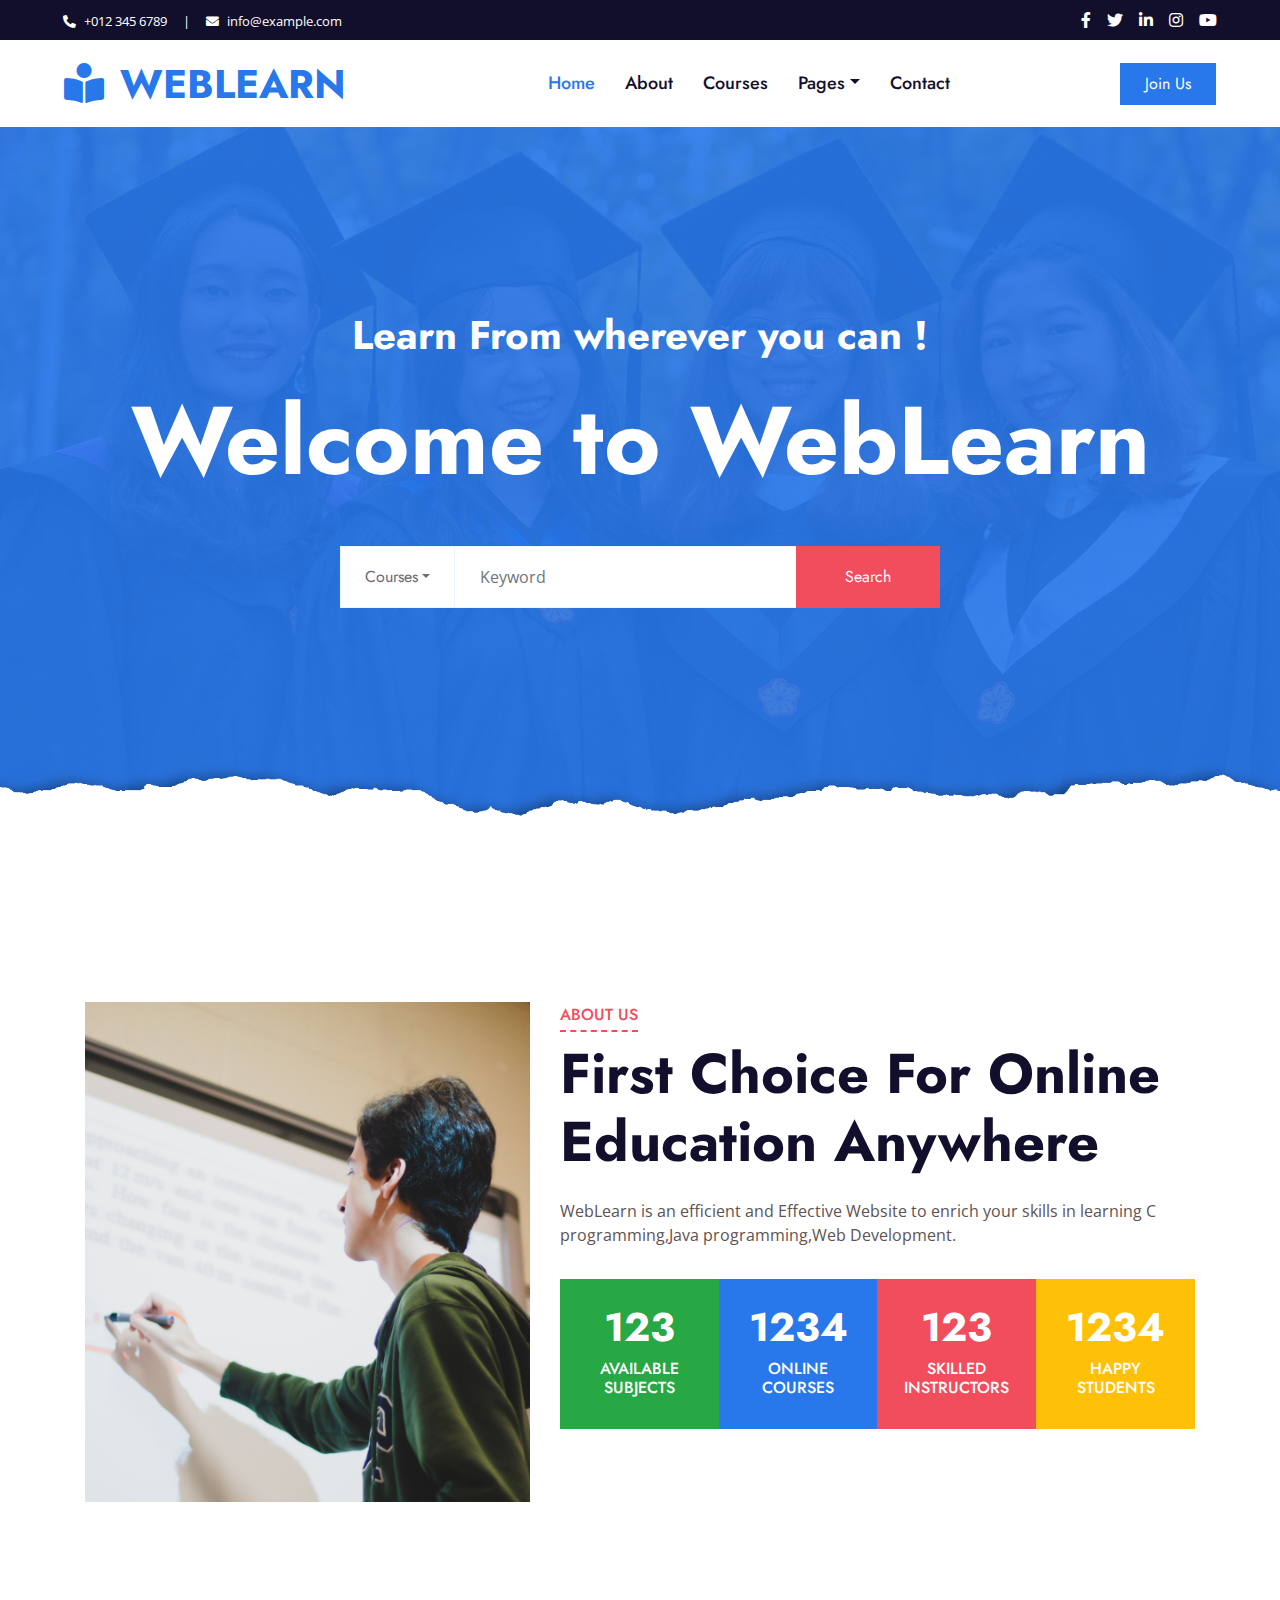
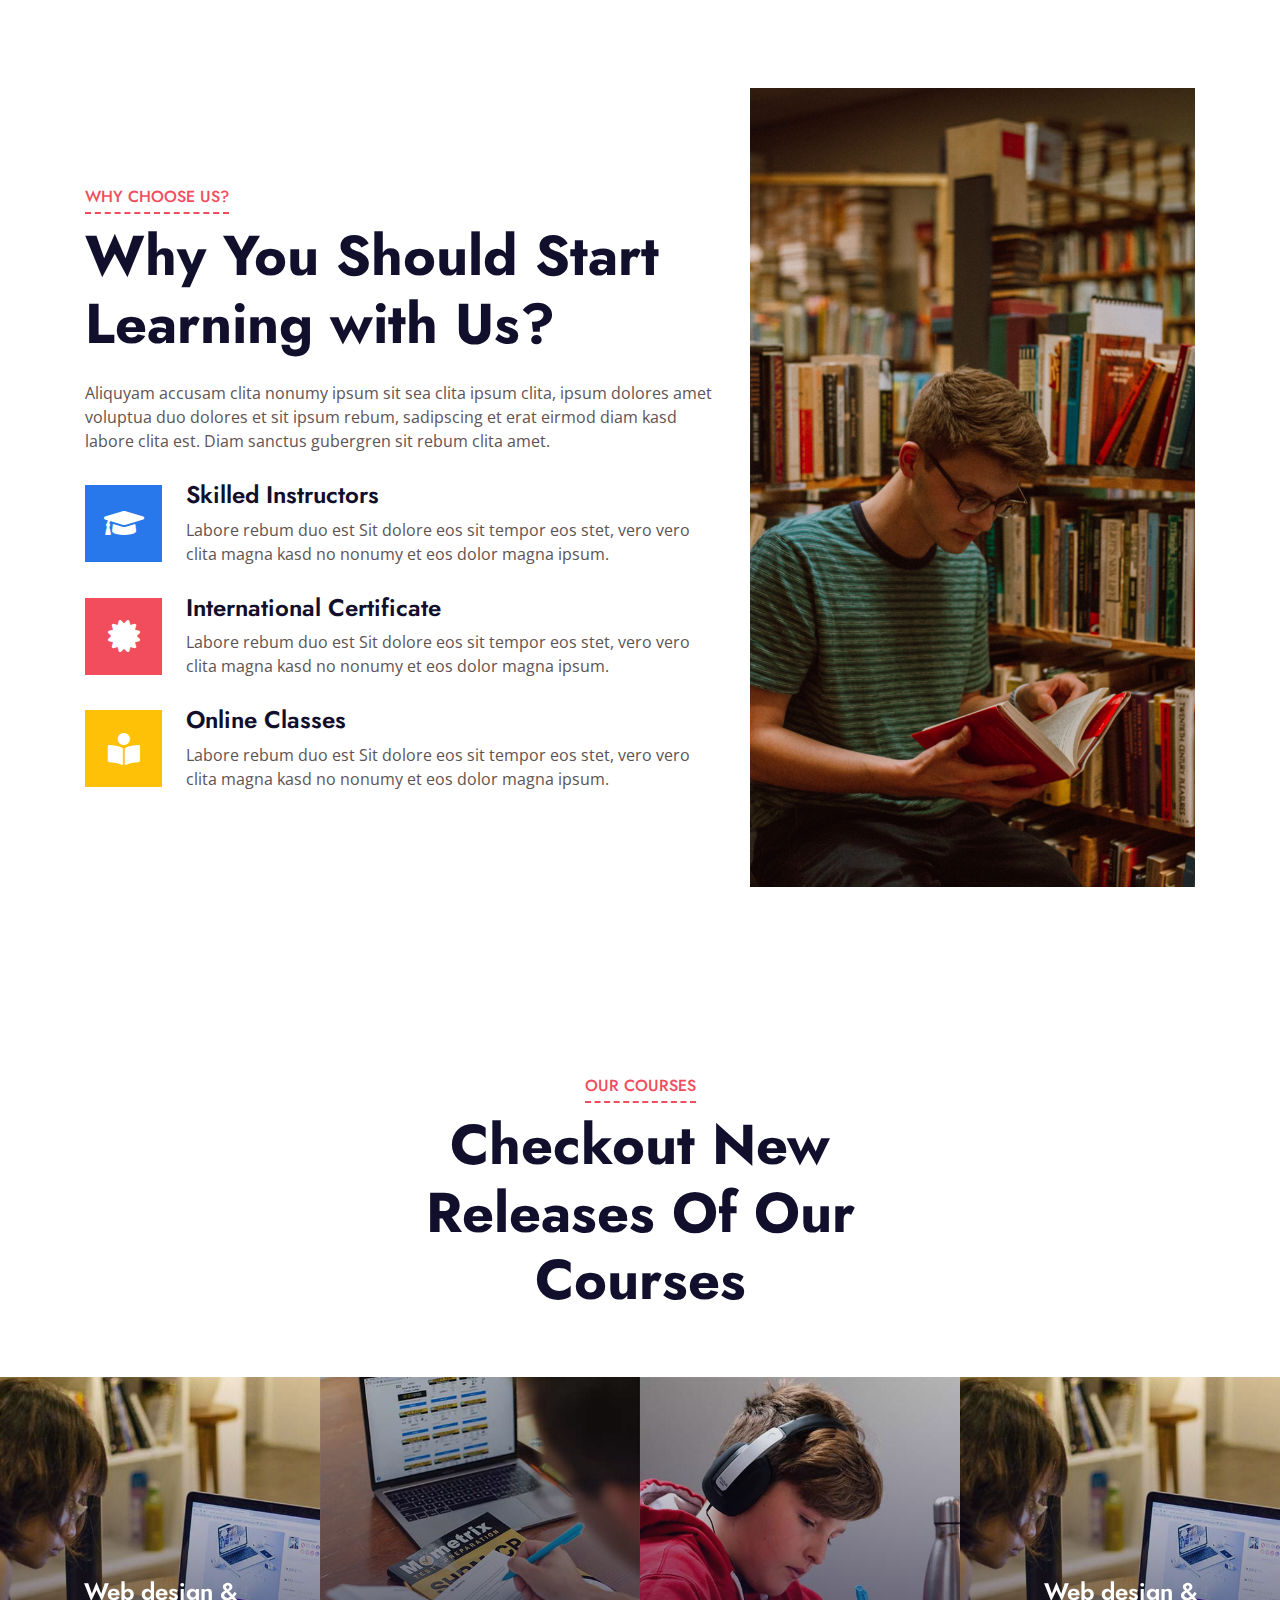
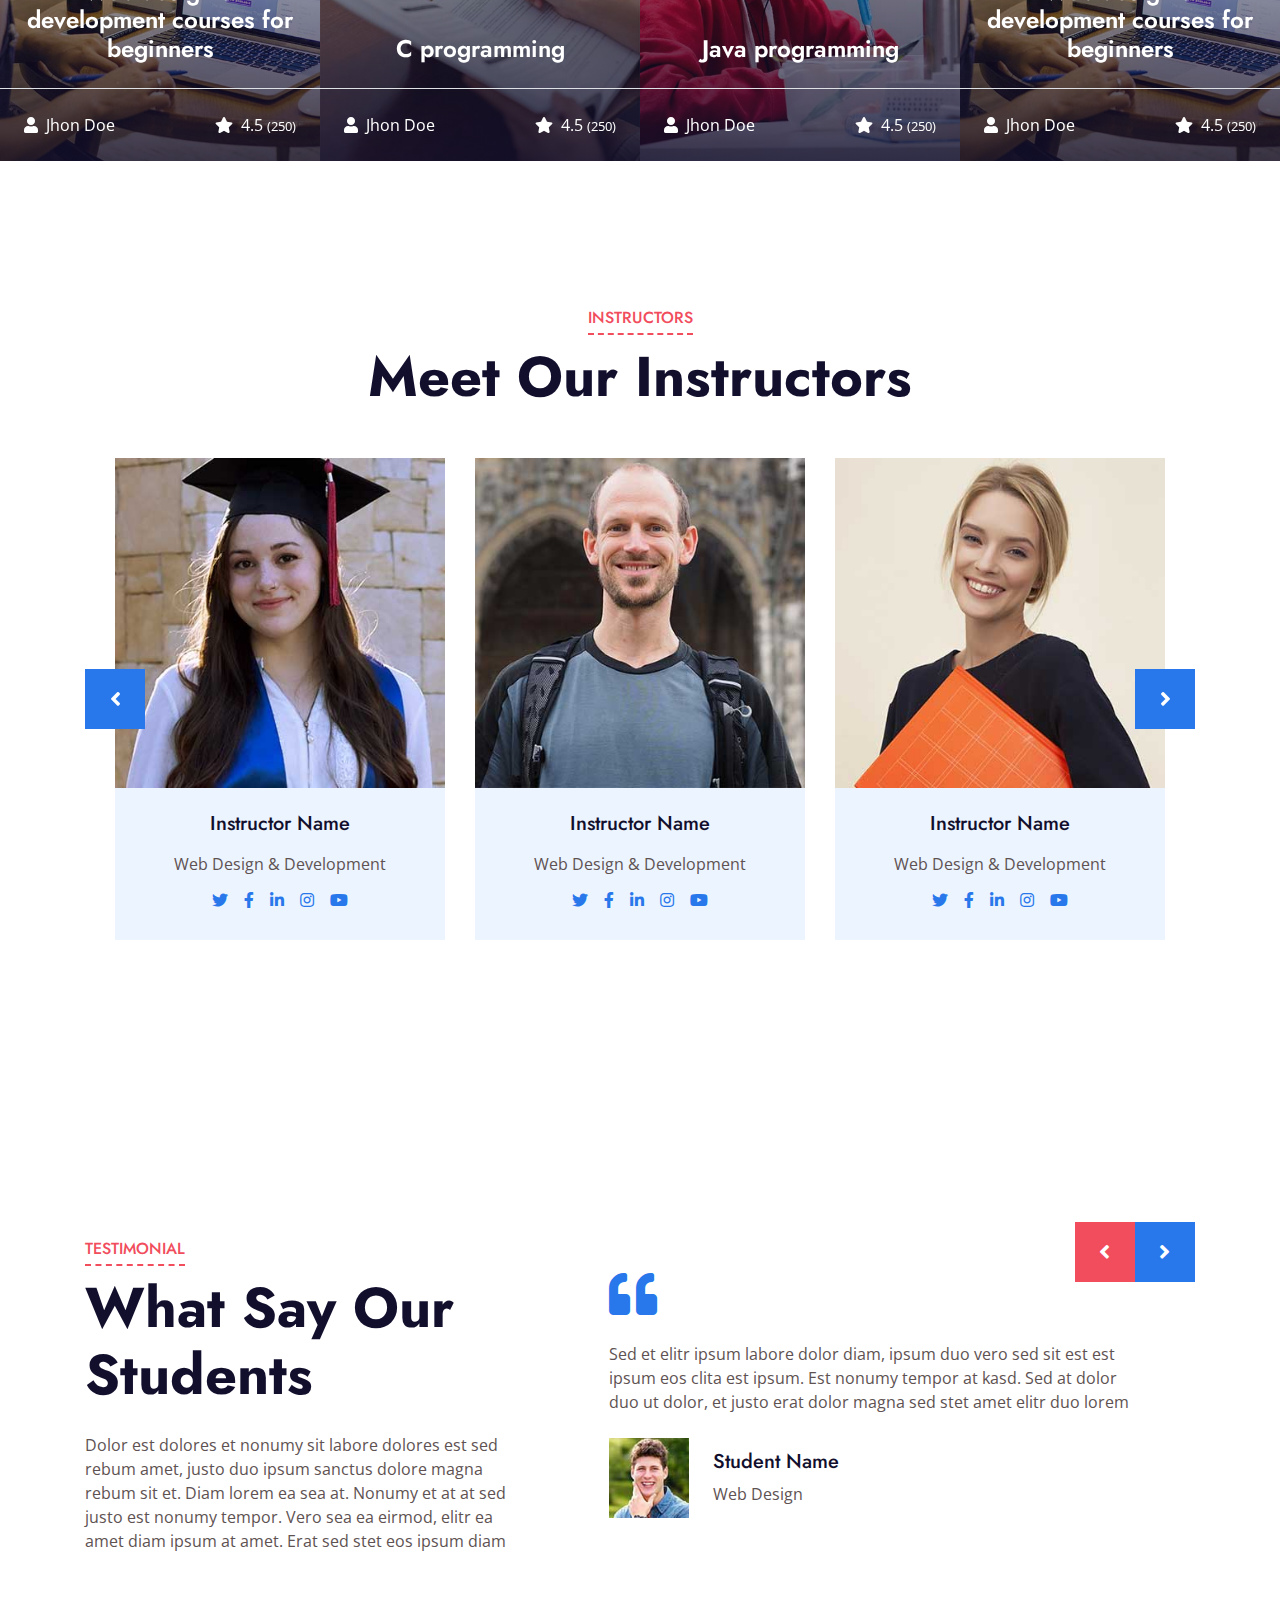
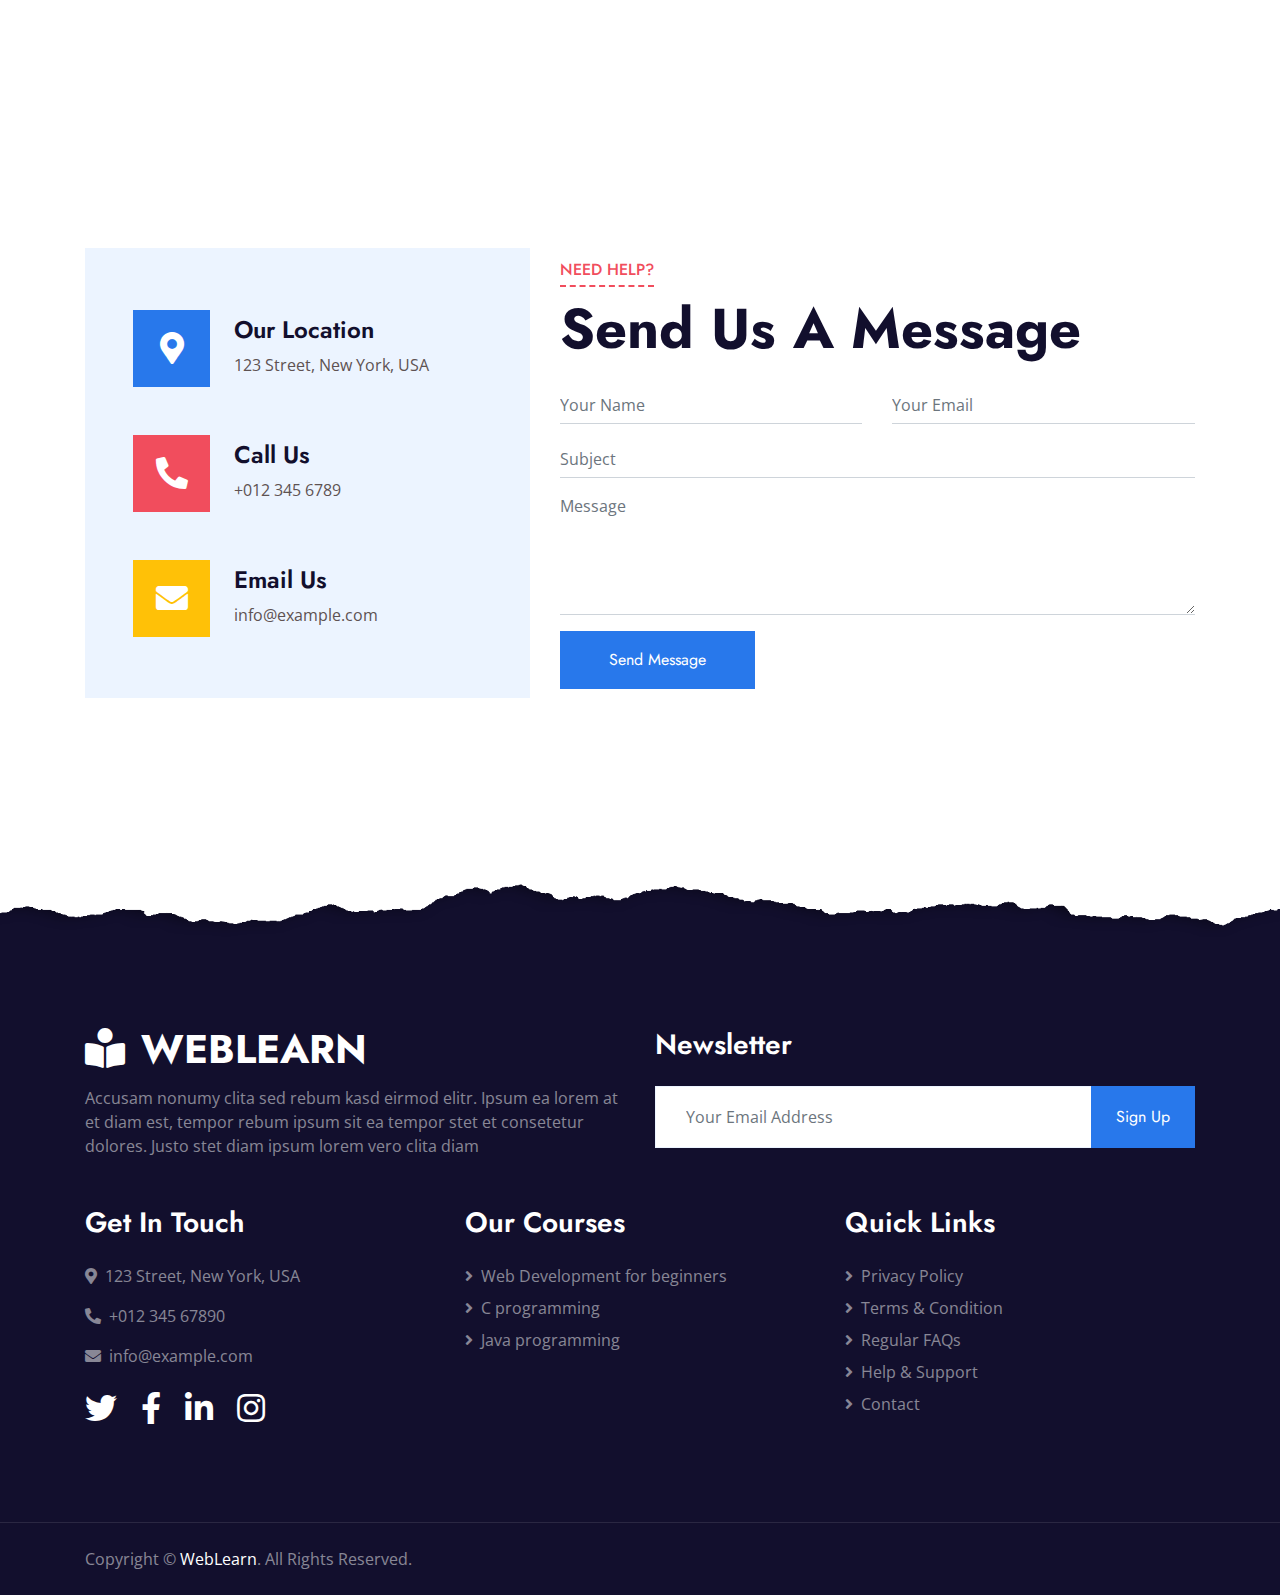
<file: index.html>
<!DOCTYPE html>
<html lang="en">

<head>
    <meta charset="utf-8">
    <title>WebLearn - Online Education Website </title>
    <meta content="width=device-width, initial-scale=1.0" name="viewport">
    <meta content="Free HTML Templates" name="keywords">
    <meta content="Free HTML Templates" name="description">

    <!-- Favicon -->
    <link href="img/favicon.ico" rel="icon">

    <!-- Google Web Fonts -->
    <link rel="preconnect" href="https://fonts.gstatic.com">
    <link href="https://fonts.googleapis.com/css2?family=Jost:wght@500;600;700&family=Open+Sans:wght@400;600&display=swap" rel="stylesheet"> 

    <!-- Font Awesome -->
    <link href="https://cdnjs.cloudflare.com/ajax/libs/font-awesome/5.10.0/css/all.min.css" rel="stylesheet">

    <!-- Libraries Stylesheet -->
    <link href="lib/owlcarousel/assets/owl.carousel.min.css" rel="stylesheet">

    <!-- Customized Bootstrap Stylesheet -->
    <link href="css/style.css" rel="stylesheet">
</head>

<body>
    <!-- Topbar Start -->
    <div class="container-fluid bg-dark">
        <div class="row py-2 px-lg-5">
            <div class="col-lg-6 text-center text-lg-left mb-2 mb-lg-0">
                <div class="d-inline-flex align-items-center text-white">
                    <small><i class="fa fa-phone-alt mr-2"></i>+012 345 6789</small>
                    <small class="px-3">|</small>
                    <small><i class="fa fa-envelope mr-2"></i>info@example.com</small>
                </div>
            </div>
            <div class="col-lg-6 text-center text-lg-right">
                <div class="d-inline-flex align-items-center">
                    <a class="text-white px-2" href="">
                        <i class="fab fa-facebook-f"></i>
                    </a>
                    <a class="text-white px-2" href="">
                        <i class="fab fa-twitter"></i>
                    </a>
                    <a class="text-white px-2" href="">
                        <i class="fab fa-linkedin-in"></i>
                    </a>
                    <a class="text-white px-2" href="">
                        <i class="fab fa-instagram"></i>
                    </a>
                    <a class="text-white pl-2" href="">
                        <i class="fab fa-youtube"></i>
                    </a>
                </div>
            </div>
        </div>
    </div>
    <!-- Topbar End -->


    <!-- Navbar Start -->
    <div class="container-fluid p-0">
        <nav class="navbar navbar-expand-lg bg-white navbar-light py-3 py-lg-0 px-lg-5">
            <a href="index.html" class="navbar-brand ml-lg-3">
                <h1 class="m-0 text-uppercase text-primary"><i class="fa fa-book-reader mr-3"></i>WebLearn</h1>
            </a>
            <button type="button" class="navbar-toggler" data-toggle="collapse" data-target="#navbarCollapse">
                <span class="navbar-toggler-icon"></span>
            </button>
            <div class="collapse navbar-collapse justify-content-between px-lg-3" id="navbarCollapse">
                <div class="navbar-nav mx-auto py-0">
                    <a href="index.html" class="nav-item nav-link active">Home</a>
                    <a href="about.html" class="nav-item nav-link">About</a>
                    <a href="course.html" class="nav-item nav-link">Courses</a>
                    <div class="nav-item dropdown">
                        <a href="#" class="nav-link dropdown-toggle" data-toggle="dropdown">Pages</a>
                        <div class="dropdown-menu m-0">
                           
                            <a href="feature.html" class="dropdown-item">Our Features</a>
                            <a href="team.html" class="dropdown-item">Instructors</a>
                            <a href="testimonial.html" class="dropdown-item">Testimonial</a>
                        </div>
                    </div>
                    <a href="contact.html" class="nav-item nav-link">Contact</a>
                </div>
                <a href="Signin_v5/sindex.html" class="btn btn-primary py-2 px-4 d-none d-lg-block">Join Us</a>
            </div>
        </nav>
    </div>
    <!-- Navbar End -->


    <!-- Header Start -->
    <div class="jumbotron jumbotron-fluid position-relative overlay-bottom" style="margin-bottom: 90px;">
        <div class="container text-center my-5 py-5">
            <h1 class="text-white mt-4 mb-4">Learn From wherever you can !</h1>
            <h1 class="text-white display-1 mb-5">Welcome to WebLearn</h1>
            <div class="mx-auto mb-5" style="width: 100%; max-width: 600px;">
                <div class="input-group">
                    <div class="input-group-prepend">
                        <button class="btn btn-outline-light bg-white text-body px-4 dropdown-toggle" type="button" data-toggle="dropdown"
                            aria-haspopup="true" aria-expanded="false">Courses</button>
                        <div class="dropdown-menu">
                            <a class="dropdown-item" href="#">Web Development</a>
                            <a class="dropdown-item" href="#">C programming</a>
                            <a class="dropdown-item" href="#">Java programming</a>
                        </div>
                    </div>
                    <input type="text" class="form-control border-light" style="padding: 30px 25px;" placeholder="Keyword">
                    <div class="input-group-append">
                        <button class="btn btn-secondary px-4 px-lg-5" href="course.html">Search</button>
                    </div>
                </div>
            </div>
        </div>
    </div>
    <!-- Header End -->


    <!-- About Start -->
    <div class="container-fluid py-5">
        <div class="container py-5">
            <div class="row">
                <div class="col-lg-5 mb-5 mb-lg-0" style="min-height: 500px;">
                    <div class="position-relative h-100">
                        <img class="position-absolute w-100 h-100" src="img/about.jpg" style="object-fit: cover;">
                    </div>
                </div>
                <div class="col-lg-7">
                    <div class="section-title position-relative mb-4">
                        <h6 class="d-inline-block position-relative text-secondary text-uppercase pb-2">About Us</h6>
                        <h1 class="display-4">First Choice For Online Education Anywhere</h1>
                    </div>
                    <p>WebLearn is an efficient and Effective Website to enrich your skills in learning C programming,Java programming,Web Development.</p>
                    <div class="row pt-3 mx-0">
                        <div class="col-3 px-0">
                            <div class="bg-success text-center p-4">
                                <h1 class="text-white" data-toggle="counter-up">123</h1>
                                <h6 class="text-uppercase text-white">Available<span class="d-block">Subjects</span></h6>
                            </div>
                        </div>
                        <div class="col-3 px-0">
                            <div class="bg-primary text-center p-4">
                                <h1 class="text-white" data-toggle="counter-up">1234</h1>
                                <h6 class="text-uppercase text-white">Online<span class="d-block">Courses</span></h6>
                            </div>
                        </div>
                        <div class="col-3 px-0">
                            <div class="bg-secondary text-center p-4">
                                <h1 class="text-white" data-toggle="counter-up">123</h1>
                                <h6 class="text-uppercase text-white">Skilled<span class="d-block">Instructors</span></h6>
                            </div>
                        </div>
                        <div class="col-3 px-0">
                            <div class="bg-warning text-center p-4">
                                <h1 class="text-white" data-toggle="counter-up">1234</h1>
                                <h6 class="text-uppercase text-white">Happy<span class="d-block">Students</span></h6>
                            </div>
                        </div>
                    </div>
                </div>
            </div>
        </div>
    </div>
    <!-- About End -->


    <!-- Feature Start -->
    <div class="container-fluid bg-image" style="margin: 90px 0;">
        <div class="container">
            <div class="row">
                <div class="col-lg-7 my-5 pt-5 pb-lg-5">
                    <div class="section-title position-relative mb-4">
                        <h6 class="d-inline-block position-relative text-secondary text-uppercase pb-2">Why Choose Us?</h6>
                        <h1 class="display-4">Why You Should Start Learning with Us?</h1>
                    </div>
                    <p class="mb-4 pb-2">Aliquyam accusam clita nonumy ipsum sit sea clita ipsum clita, ipsum dolores amet voluptua duo dolores et sit ipsum rebum, sadipscing et erat eirmod diam kasd labore clita est. Diam sanctus gubergren sit rebum clita amet.</p>
                    <div class="d-flex mb-3">
                        <div class="btn-icon bg-primary mr-4">
                            <i class="fa fa-2x fa-graduation-cap text-white"></i>
                        </div>
                        <div class="mt-n1">
                            <h4>Skilled Instructors</h4>
                            <p>Labore rebum duo est Sit dolore eos sit tempor eos stet, vero vero clita magna kasd no nonumy et eos dolor magna ipsum.</p>
                        </div>
                    </div>
                    <div class="d-flex mb-3">
                        <div class="btn-icon bg-secondary mr-4">
                            <i class="fa fa-2x fa-certificate text-white"></i>
                        </div>
                        <div class="mt-n1">
                            <h4>International Certificate</h4>
                            <p>Labore rebum duo est Sit dolore eos sit tempor eos stet, vero vero clita magna kasd no nonumy et eos dolor magna ipsum.</p>
                        </div>
                    </div>
                    <div class="d-flex">
                        <div class="btn-icon bg-warning mr-4">
                            <i class="fa fa-2x fa-book-reader text-white"></i>
                        </div>
                        <div class="mt-n1">
                            <h4>Online Classes</h4>
                            <p class="m-0">Labore rebum duo est Sit dolore eos sit tempor eos stet, vero vero clita magna kasd no nonumy et eos dolor magna ipsum.</p>
                        </div>
                    </div>
                </div>
                <div class="col-lg-5" style="min-height: 500px;">
                    <div class="position-relative h-100">
                        <img class="position-absolute w-100 h-100" src="img/feature.jpg" style="object-fit: cover;">
                    </div>
                </div>
            </div>
        </div>
    </div>
    <!-- Feature Start -->


    <!-- Courses Start -->
    <div class="container-fluid px-0 py-5">
        <div class="row mx-0 justify-content-center pt-5">
            <div class="col-lg-6">
                <div class="section-title text-center position-relative mb-4">
                    <h6 class="d-inline-block position-relative text-secondary text-uppercase pb-2">Our Courses</h6>
                    <h1 class="display-4">Checkout New Releases Of Our Courses</h1>
                </div>
            </div>
        </div>
        <div class="owl-carousel courses-carousel">
            <div class="courses-item position-relative">
                <img class="img-fluid" src="img/courses-1.jpg" alt="">
                <div class="courses-text">
                    <h4 class="text-center text-white px-3">Web design & development courses for beginners</h4>
                    <div class="border-top w-100 mt-3">
                        <div class="d-flex justify-content-between p-4">
                            <span class="text-white"><i class="fa fa-user mr-2"></i>Jhon Doe</span>
                            <span class="text-white"><i class="fa fa-star mr-2"></i>4.5 <small>(250)</small></span>
                        </div>
                    </div>
                    <div class="w-100 bg-white text-center p-4" >
                        <a class="btn btn-primary" href="detail.html">Start Learning Now</a>
                    </div>
                </div>
            </div>
            <div class="courses-item position-relative">
                <img class="img-fluid" src="img/courses-2.jpg" alt="">
                <div class="courses-text">
                    <h4 class="text-center text-white px-3">C programming</h4>
                    <div class="border-top w-100 mt-3">
                        <div class="d-flex justify-content-between p-4">
                            <span class="text-white"><i class="fa fa-user mr-2"></i>Jhon Doe</span>
                            <span class="text-white"><i class="fa fa-star mr-2"></i>4.5 <small>(250)</small></span>
                        </div>
                    </div>
                    <div class="w-100 bg-white text-center p-4" >
                        <a class="btn btn-primary" href="detail.html">Start Learning Now</a>
                    </div>
                </div>
            </div>
            <div class="courses-item position-relative">
                <img class="img-fluid" src="img/courses-3.jpg" alt="">
                <div class="courses-text">
                    <h4 class="text-center text-white px-3">Java programming </h4>
                    <div class="border-top w-100 mt-3">
                        <div class="d-flex justify-content-between p-4">
                            <span class="text-white"><i class="fa fa-user mr-2"></i>Jhon Doe</span>
                            <span class="text-white"><i class="fa fa-star mr-2"></i>4.5 <small>(250)</small></span>
                        </div>
                    </div>
                    <div class="w-100 bg-white text-center p-4" >
                        <a class="btn btn-primary" href="detail.html">Start Learning Now</a>
                    </div>
                </div>
            </div>
            
        </div>
       
                    </form>
                </div>
            </div>
        </div>
    </div>
    <!-- Courses End -->


    <!-- Team Start -->
    <div class="container-fluid py-5">
        <div class="container py-5">
            <div class="section-title text-center position-relative mb-5">
                <h6 class="d-inline-block position-relative text-secondary text-uppercase pb-2">Instructors</h6>
                <h1 class="display-4">Meet Our Instructors</h1>
            </div>
            <div class="owl-carousel team-carousel position-relative" style="padding: 0 30px;">
                <div class="team-item">
                    <img class="img-fluid w-100" src="img/team-1.jpg" alt="">
                    <div class="bg-light text-center p-4">
                        <h5 class="mb-3">Instructor Name</h5>
                        <p class="mb-2">Web Design & Development</p>
                        <div class="d-flex justify-content-center">
                            <a class="mx-1 p-1" href="#"><i class="fab fa-twitter"></i></a>
                            <a class="mx-1 p-1" href="#"><i class="fab fa-facebook-f"></i></a>
                            <a class="mx-1 p-1" href="#"><i class="fab fa-linkedin-in"></i></a>
                            <a class="mx-1 p-1" href="#"><i class="fab fa-instagram"></i></a>
                            <a class="mx-1 p-1" href="#"><i class="fab fa-youtube"></i></a>
                        </div>
                    </div>
                </div>
                <div class="team-item">
                    <img class="img-fluid w-100" src="img/team-2.jpg" alt="">
                    <div class="bg-light text-center p-4">
                        <h5 class="mb-3">Instructor Name</h5>
                        <p class="mb-2">Web Design & Development</p>
                        <div class="d-flex justify-content-center">
                            <a class="mx-1 p-1" href="#"><i class="fab fa-twitter"></i></a>
                            <a class="mx-1 p-1" href="#"><i class="fab fa-facebook-f"></i></a>
                            <a class="mx-1 p-1" href="#"><i class="fab fa-linkedin-in"></i></a>
                            <a class="mx-1 p-1" href="#"><i class="fab fa-instagram"></i></a>
                            <a class="mx-1 p-1" href="#"><i class="fab fa-youtube"></i></a>
                        </div>
                    </div>
                </div>
                <div class="team-item">
                    <img class="img-fluid w-100" src="img/team-3.jpg" alt="">
                    <div class="bg-light text-center p-4">
                        <h5 class="mb-3">Instructor Name</h5>
                        <p class="mb-2">Web Design & Development</p>
                        <div class="d-flex justify-content-center">
                            <a class="mx-1 p-1" href="#"><i class="fab fa-twitter"></i></a>
                            <a class="mx-1 p-1" href="#"><i class="fab fa-facebook-f"></i></a>
                            <a class="mx-1 p-1" href="#"><i class="fab fa-linkedin-in"></i></a>
                            <a class="mx-1 p-1" href="#"><i class="fab fa-instagram"></i></a>
                            <a class="mx-1 p-1" href="#"><i class="fab fa-youtube"></i></a>
                        </div>
                    </div>
                </div>
                <div class="team-item">
                    <img class="img-fluid w-100" src="img/team-4.jpg" alt="">
                    <div class="bg-light text-center p-4">
                        <h5 class="mb-3">Instructor Name</h5>
                        <p class="mb-2">Web Design & Development</p>
                        <div class="d-flex justify-content-center">
                            <a class="mx-1 p-1" href="#"><i class="fab fa-twitter"></i></a>
                            <a class="mx-1 p-1" href="#"><i class="fab fa-facebook-f"></i></a>
                            <a class="mx-1 p-1" href="#"><i class="fab fa-linkedin-in"></i></a>
                            <a class="mx-1 p-1" href="#"><i class="fab fa-instagram"></i></a>
                            <a class="mx-1 p-1" href="#"><i class="fab fa-youtube"></i></a>
                        </div>
                    </div>
                </div>
            </div>
        </div>
    </div>
    <!-- Team End -->


    <!-- Testimonial Start -->
    <div class="container-fluid bg-image py-5" style="margin: 90px 0;">
        <div class="container py-5">
            <div class="row align-items-center">
                <div class="col-lg-5 mb-5 mb-lg-0">
                    <div class="section-title position-relative mb-4">
                        <h6 class="d-inline-block position-relative text-secondary text-uppercase pb-2">Testimonial</h6>
                        <h1 class="display-4">What Say Our Students</h1>
                    </div>
                    <p class="m-0">Dolor est dolores et nonumy sit labore dolores est sed rebum amet, justo duo ipsum sanctus dolore magna rebum sit et. Diam lorem ea sea at. Nonumy et at at sed justo est nonumy tempor. Vero sea ea eirmod, elitr ea amet diam ipsum at amet. Erat sed stet eos ipsum diam</p>
                </div>
                <div class="col-lg-7">
                    <div class="owl-carousel testimonial-carousel">
                        <div class="bg-white p-5">
                            <i class="fa fa-3x fa-quote-left text-primary mb-4"></i>
                            <p>Sed et elitr ipsum labore dolor diam, ipsum duo vero sed sit est est ipsum eos clita est ipsum. Est nonumy tempor at kasd. Sed at dolor duo ut dolor, et justo erat dolor magna sed stet amet elitr duo lorem</p>
                            <div class="d-flex flex-shrink-0 align-items-center mt-4">
                                <img class="img-fluid mr-4" src="img/testimonial-2.jpg" alt="">
                                <div>
                                    <h5>Student Name</h5>
                                    <span>Web Design</span>
                                </div>
                            </div>
                        </div>
                        <div class="bg-white p-5">
                            <i class="fa fa-3x fa-quote-left text-primary mb-4"></i>
                            <p>Sed et elitr ipsum labore dolor diam, ipsum duo vero sed sit est est ipsum eos clita est ipsum. Est nonumy tempor at kasd. Sed at dolor duo ut dolor, et justo erat dolor magna sed stet amet elitr duo lorem</p>
                            <div class="d-flex flex-shrink-0 align-items-center mt-4">
                                <img class="img-fluid mr-4" src="img/testimonial-1.jpg" alt="">
                                <div>
                                    <h5>Student Name</h5>
                                    <span>Web Design</span>
                                </div>
                            </div>
                        </div>
                    </div>
                </div>
            </div>
        </div>
    </div>
    <!-- Testimonial Start -->


    <!-- Contact Start -->
    <div class="container-fluid py-5">
        <div class="container py-5">
            <div class="row align-items-center">
                <div class="col-lg-5 mb-5 mb-lg-0">
                    <div class="bg-light d-flex flex-column justify-content-center px-5" style="height: 450px;">
                        <div class="d-flex align-items-center mb-5">
                            <div class="btn-icon bg-primary mr-4">
                                <i class="fa fa-2x fa-map-marker-alt text-white"></i>
                            </div>
                            <div class="mt-n1">
                                <h4>Our Location</h4>
                                <p class="m-0">123 Street, New York, USA</p>
                            </div>
                        </div>
                        <div class="d-flex align-items-center mb-5">
                            <div class="btn-icon bg-secondary mr-4">
                                <i class="fa fa-2x fa-phone-alt text-white"></i>
                            </div>
                            <div class="mt-n1">
                                <h4>Call Us</h4>
                                <p class="m-0">+012 345 6789</p>
                            </div>
                        </div>
                        <div class="d-flex align-items-center">
                            <div class="btn-icon bg-warning mr-4">
                                <i class="fa fa-2x fa-envelope text-white"></i>
                            </div>
                            <div class="mt-n1">
                                <h4>Email Us</h4>
                                <p class="m-0">info@example.com</p>
                            </div>
                        </div>
                    </div>
                </div>
                <div class="col-lg-7">
                    <div class="section-title position-relative mb-4">
                        <h6 class="d-inline-block position-relative text-secondary text-uppercase pb-2">Need Help?</h6>
                        <h1 class="display-4">Send Us A Message</h1>
                    </div>
                    <div class="contact-form">
                        <form>
                            <div class="row">
                                <div class="col-6 form-group">
                                    <input type="text" class="form-control border-top-0 border-right-0 border-left-0 p-0" placeholder="Your Name" required="required">
                                </div>
                                <div class="col-6 form-group">
                                    <input type="email" class="form-control border-top-0 border-right-0 border-left-0 p-0" placeholder="Your Email" required="required">
                                </div>
                            </div>
                            <div class="form-group">
                                <input type="text" class="form-control border-top-0 border-right-0 border-left-0 p-0" placeholder="Subject" required="required">
                            </div>
                            <div class="form-group">
                                <textarea class="form-control border-top-0 border-right-0 border-left-0 p-0" rows="5" placeholder="Message" required="required"></textarea>
                            </div>
                            <div>
                                <button class="btn btn-primary py-3 px-5" type="submit">Send Message</button>
                            </div>
                        </form>
                    </div>
                </div>
            </div>
        </div>
    </div>
    <!-- Contact End -->


    <!-- Footer Start -->
    <div class="container-fluid position-relative overlay-top bg-dark text-white-50 py-5" style="margin-top: 90px;">
        <div class="container mt-5 pt-5">
            <div class="row">
                <div class="col-md-6 mb-5">
                    <a href="index.html" class="navbar-brand">
                        <h1 class="mt-n2 text-uppercase text-white"><i class="fa fa-book-reader mr-3"></i>WebLearn</h1>
                    </a>
                    <p class="m-0">Accusam nonumy clita sed rebum kasd eirmod elitr. Ipsum ea lorem at et diam est, tempor rebum ipsum sit ea tempor stet et consetetur dolores. Justo stet diam ipsum lorem vero clita diam</p>
                </div>
                <div class="col-md-6 mb-5">
                    <h3 class="text-white mb-4">Newsletter</h3>
                    <div class="w-100">
                        <div class="input-group">
                            <input type="text" class="form-control border-light" style="padding: 30px;" placeholder="Your Email Address">
                            <div class="input-group-append">
                                <button class="btn btn-primary px-4">Sign Up</button>
                            </div>
                        </div>
                    </div>
                </div>
            </div>
            <div class="row">
                <div class="col-md-4 mb-5">
                    <h3 class="text-white mb-4">Get In Touch</h3>
                    <p><i class="fa fa-map-marker-alt mr-2"></i>123 Street, New York, USA</p>
                    <p><i class="fa fa-phone-alt mr-2"></i>+012 345 67890</p>
                    <p><i class="fa fa-envelope mr-2"></i>info@example.com</p>
                    <div class="d-flex justify-content-start mt-4">
                        <a class="text-white mr-4" href="#"><i class="fab fa-2x fa-twitter"></i></a>
                        <a class="text-white mr-4" href="#"><i class="fab fa-2x fa-facebook-f"></i></a>
                        <a class="text-white mr-4" href="#"><i class="fab fa-2x fa-linkedin-in"></i></a>
                        <a class="text-white" href="#"><i class="fab fa-2x fa-instagram"></i></a>
                    </div>
                </div>
                <div class="col-md-4 mb-5">
                    <h3 class="text-white mb-4">Our Courses</h3>
                    <div class="d-flex flex-column justify-content-start">
                        <a class="text-white-50 mb-2" href="#"><i class="fa fa-angle-right mr-2"></i>Web Development for beginners</a>
                        <a class="text-white-50 mb-2" href="#"><i class="fa fa-angle-right mr-2"></i>C programming</a>
                        <a class="text-white-50 mb-2" href="#"><i class="fa fa-angle-right mr-2"></i>Java programming</a>
                        
                    </div>
                </div>
                <div class="col-md-4 mb-5">
                    <h3 class="text-white mb-4">Quick Links</h3>
                    <div class="d-flex flex-column justify-content-start">
                        <a class="text-white-50 mb-2" href="#"><i class="fa fa-angle-right mr-2"></i>Privacy Policy</a>
                        <a class="text-white-50 mb-2" href="#"><i class="fa fa-angle-right mr-2"></i>Terms & Condition</a>
                        <a class="text-white-50 mb-2" href="#"><i class="fa fa-angle-right mr-2"></i>Regular FAQs</a>
                        <a class="text-white-50 mb-2" href="#"><i class="fa fa-angle-right mr-2"></i>Help & Support</a>
                        <a class="text-white-50" href="#"><i class="fa fa-angle-right mr-2"></i>Contact</a>
                    </div>
                </div>
            </div>
        </div>
    </div>
    <div class="container-fluid bg-dark text-white-50 border-top py-4" style="border-color: rgba(256, 256, 256, .1) !important;">
        <div class="container">
            <div class="row">
                <div class="col-md-6 text-center text-md-left mb-3 mb-md-0">
                    <p class="m-0">Copyright &copy; <a class="text-white" href="#">WebLearn</a>. All Rights Reserved.
                    </p>
                </div>
                
            </div>
        </div>
    </div>
    <!-- Footer End -->


    <!-- Back to Top -->
    <a href="#" class="btn btn-lg btn-primary rounded-0 btn-lg-square back-to-top"><i class="fa fa-angle-double-up"></i></a>


    <!-- JavaScript Libraries -->
    <script src="https://code.jquery.com/jquery-3.4.1.min.js"></script>
    <script src="https://stackpath.bootstrapcdn.com/bootstrap/4.4.1/js/bootstrap.bundle.min.js"></script>
    <script src="lib/easing/easing.min.js"></script>
    <script src="lib/waypoints/waypoints.min.js"></script>
    <script src="lib/counterup/counterup.min.js"></script>
    <script src="lib/owlcarousel/owl.carousel.min.js"></script>

    <!-- Template Javascript -->
    <script src="js/main.js"></script>
</body>

</html>
</file>
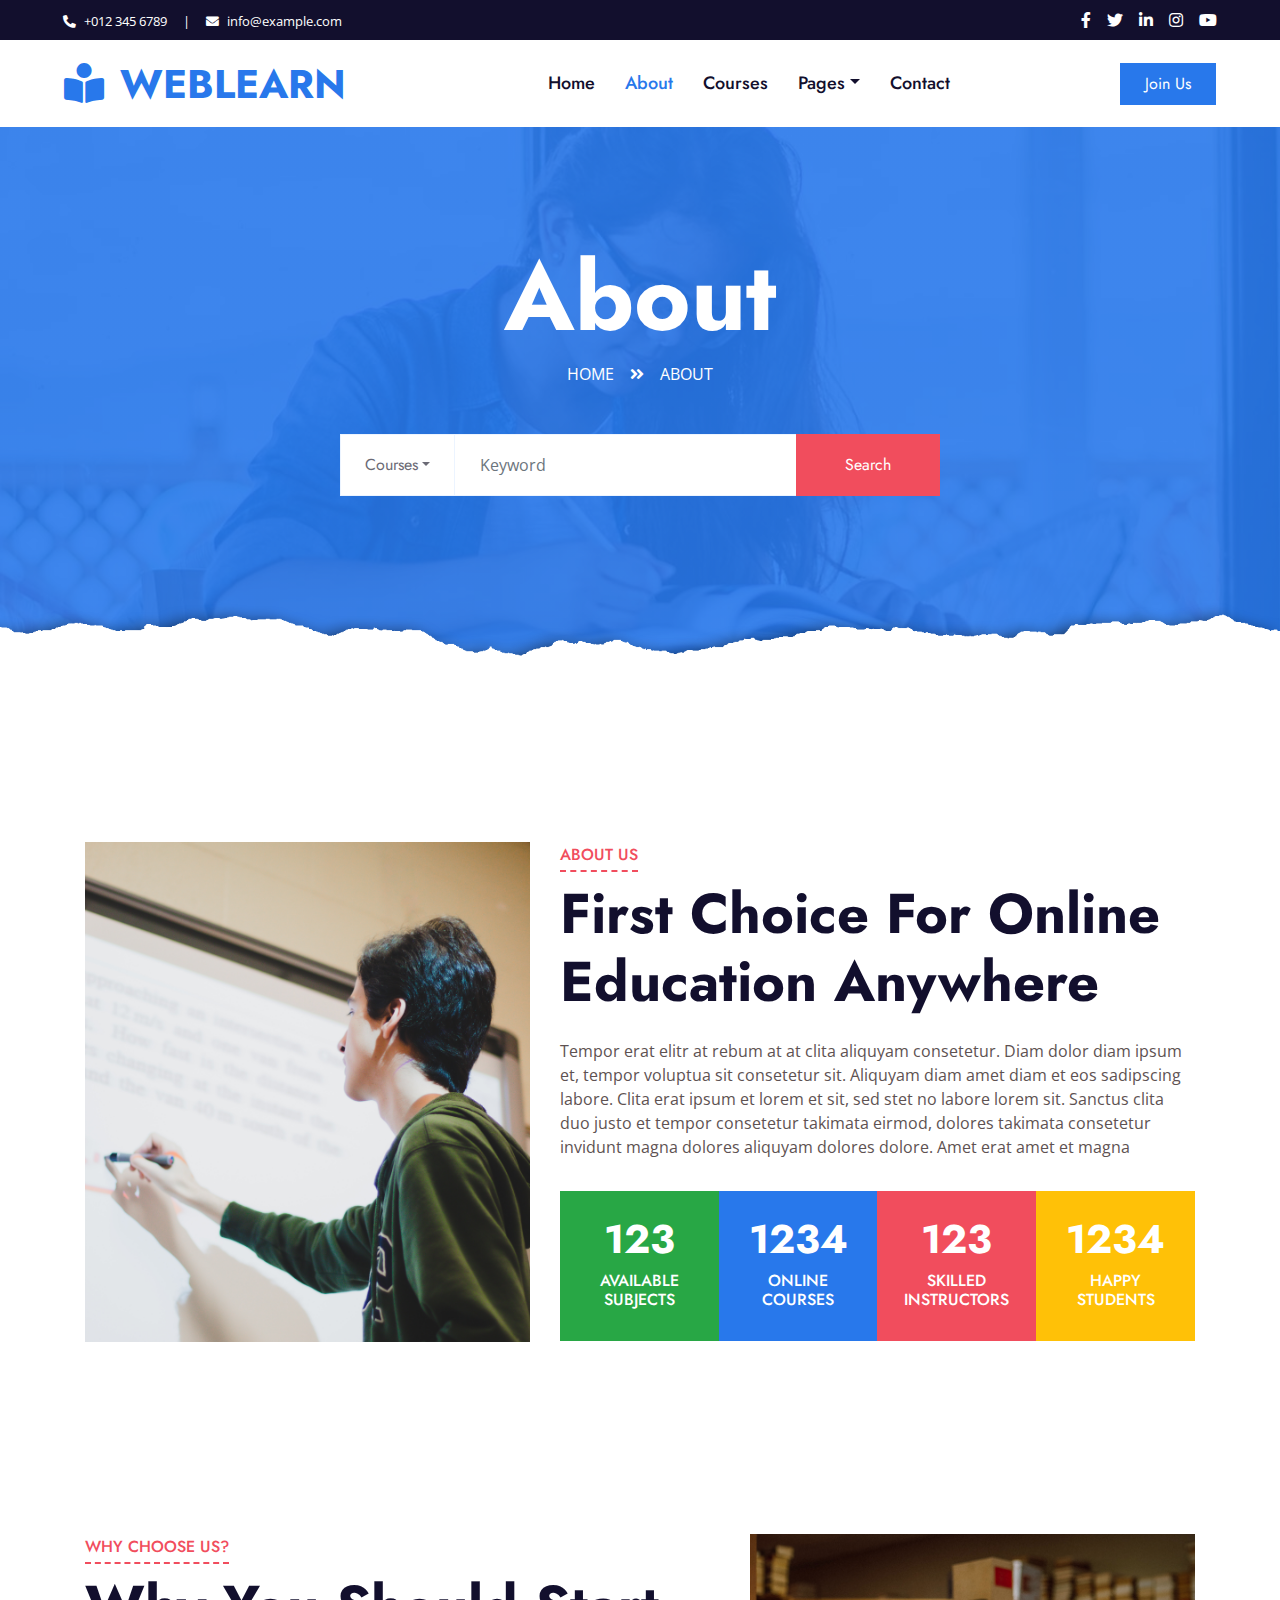
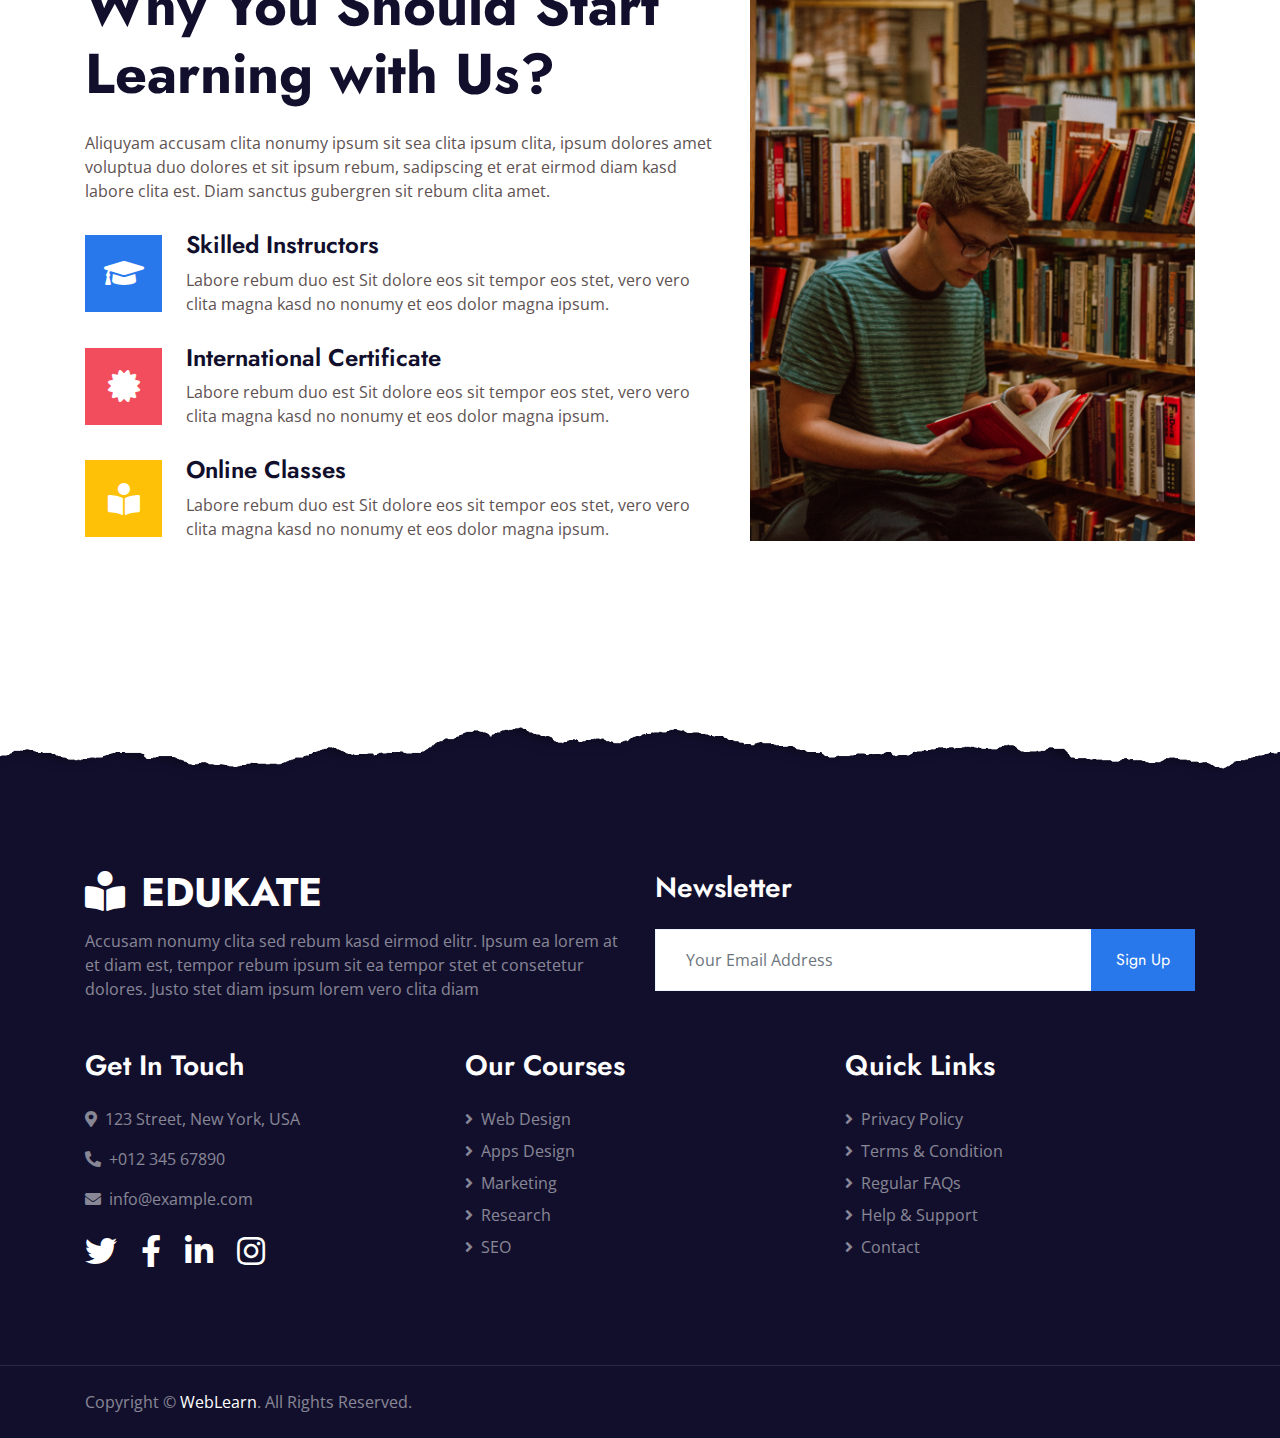
<file: about.html>
<!DOCTYPE html>
<html lang="en">

<head>
    <meta charset="utf-8">
    <title>WebLearn - Online Education Website</title>
    <meta content="width=device-width, initial-scale=1.0" name="viewport">
    <meta content="Free HTML Templates" name="keywords">
    <meta content="Free HTML Templates" name="description">

    <!-- Favicon -->
    <link href="img/favicon.ico" rel="icon">

    <!-- Google Web Fonts -->
    <link rel="preconnect" href="https://fonts.gstatic.com">
    <link href="https://fonts.googleapis.com/css2?family=Jost:wght@500;600;700&family=Open+Sans:wght@400;600&display=swap" rel="stylesheet"> 

    <!-- Font Awesome -->
    <link href="https://cdnjs.cloudflare.com/ajax/libs/font-awesome/5.10.0/css/all.min.css" rel="stylesheet">

    <!-- Libraries Stylesheet -->
    <link href="lib/owlcarousel/assets/owl.carousel.min.css" rel="stylesheet">

    <!-- Customized Bootstrap Stylesheet -->
    <link href="css/style.css" rel="stylesheet">
</head>

<body>
    <!-- Topbar Start -->
    <div class="container-fluid bg-dark">
        <div class="row py-2 px-lg-5">
            <div class="col-lg-6 text-center text-lg-left mb-2 mb-lg-0">
                <div class="d-inline-flex align-items-center text-white">
                    <small><i class="fa fa-phone-alt mr-2"></i>+012 345 6789</small>
                    <small class="px-3">|</small>
                    <small><i class="fa fa-envelope mr-2"></i>info@example.com</small>
                </div>
            </div>
            <div class="col-lg-6 text-center text-lg-right">
                <div class="d-inline-flex align-items-center">
                    <a class="text-white px-2" href="">
                        <i class="fab fa-facebook-f"></i>
                    </a>
                    <a class="text-white px-2" href="">
                        <i class="fab fa-twitter"></i>
                    </a>
                    <a class="text-white px-2" href="">
                        <i class="fab fa-linkedin-in"></i>
                    </a>
                    <a class="text-white px-2" href="">
                        <i class="fab fa-instagram"></i>
                    </a>
                    <a class="text-white pl-2" href="">
                        <i class="fab fa-youtube"></i>
                    </a>
                </div>
            </div>
        </div>
    </div>
    <!-- Topbar End -->


    <!-- Navbar Start -->
    <div class="container-fluid p-0">
        <nav class="navbar navbar-expand-lg bg-white navbar-light py-3 py-lg-0 px-lg-5">
            <a href="index.html" class="navbar-brand ml-lg-3">
                <h1 class="m-0 text-uppercase text-primary"><i class="fa fa-book-reader mr-3"></i>WebLearn</h1>
            </a>
            <button type="button" class="navbar-toggler" data-toggle="collapse" data-target="#navbarCollapse">
                <span class="navbar-toggler-icon"></span>
            </button>
            <div class="collapse navbar-collapse justify-content-between px-lg-3" id="navbarCollapse">
                <div class="navbar-nav mx-auto py-0">
                    <a href="index.html" class="nav-item nav-link">Home</a>
                    <a href="about.html" class="nav-item nav-link active">About</a>
                    <a href="course.html" class="nav-item nav-link">Courses</a>
                    <div class="nav-item dropdown">
                        <a href="#" class="nav-link dropdown-toggle" data-toggle="dropdown">Pages</a>
                        <div class="dropdown-menu m-0">
                            <a href="detail.html" class="dropdown-item">Course Detail</a>
                            <a href="feature.html" class="dropdown-item">Our Features</a>
                            <a href="team.html" class="dropdown-item">Instructors</a>
                            <a href="testimonial.html" class="dropdown-item">Testimonial</a>
                        </div>
                    </div>
                    <a href="contact.html" class="nav-item nav-link">Contact</a>
                </div>
                <a href="" class="btn btn-primary py-2 px-4 d-none d-lg-block">Join Us</a>
            </div>
        </nav>
    </div>
    <!-- Navbar End -->


    <!-- Header Start -->
    <div class="jumbotron jumbotron-fluid page-header position-relative overlay-bottom" style="margin-bottom: 90px;">
        <div class="container text-center py-5">
            <h1 class="text-white display-1">About</h1>
            <div class="d-inline-flex text-white mb-5">
                <p class="m-0 text-uppercase"><a class="text-white" href="">Home</a></p>
                <i class="fa fa-angle-double-right pt-1 px-3"></i>
                <p class="m-0 text-uppercase">About</p>
            </div>
            <div class="mx-auto mb-5" style="width: 100%; max-width: 600px;">
                <div class="input-group">
                    <div class="input-group-prepend">
                        <button class="btn btn-outline-light bg-white text-body px-4 dropdown-toggle" type="button" data-toggle="dropdown"
                            aria-haspopup="true" aria-expanded="false">Courses</button>
                        <div class="dropdown-menu">
                            <a class="dropdown-item" href="#">Courses 1</a>
                            <a class="dropdown-item" href="#">Courses 2</a>
                            <a class="dropdown-item" href="#">Courses 3</a>
                        </div>
                    </div>
                    <input type="text" class="form-control border-light" style="padding: 30px 25px;" placeholder="Keyword">
                    <div class="input-group-append">
                        <button class="btn btn-secondary px-4 px-lg-5">Search</button>
                    </div>
                </div>
            </div>
        </div>
    </div>
    <!-- Header End -->


    <!-- About Start -->
    <div class="container-fluid py-5">
        <div class="container py-5">
            <div class="row">
                <div class="col-lg-5 mb-5 mb-lg-0" style="min-height: 500px;">
                    <div class="position-relative h-100">
                        <img class="position-absolute w-100 h-100" src="img/about.jpg" style="object-fit: cover;">
                    </div>
                </div>
                <div class="col-lg-7">
                    <div class="section-title position-relative mb-4">
                        <h6 class="d-inline-block position-relative text-secondary text-uppercase pb-2">About Us</h6>
                        <h1 class="display-4">First Choice For Online Education Anywhere</h1>
                    </div>
                    <p>Tempor erat elitr at rebum at at clita aliquyam consetetur. Diam dolor diam ipsum et, tempor voluptua sit consetetur sit. Aliquyam diam amet diam et eos sadipscing labore. Clita erat ipsum et lorem et sit, sed stet no labore lorem sit. Sanctus clita duo justo et tempor consetetur takimata eirmod, dolores takimata consetetur invidunt magna dolores aliquyam dolores dolore. Amet erat amet et magna</p>
                    <div class="row pt-3 mx-0">
                        <div class="col-3 px-0">
                            <div class="bg-success text-center p-4">
                                <h1 class="text-white" data-toggle="counter-up">123</h1>
                                <h6 class="text-uppercase text-white">Available<span class="d-block">Subjects</span></h6>
                            </div>
                        </div>
                        <div class="col-3 px-0">
                            <div class="bg-primary text-center p-4">
                                <h1 class="text-white" data-toggle="counter-up">1234</h1>
                                <h6 class="text-uppercase text-white">Online<span class="d-block">Courses</span></h6>
                            </div>
                        </div>
                        <div class="col-3 px-0">
                            <div class="bg-secondary text-center p-4">
                                <h1 class="text-white" data-toggle="counter-up">123</h1>
                                <h6 class="text-uppercase text-white">Skilled<span class="d-block">Instructors</span></h6>
                            </div>
                        </div>
                        <div class="col-3 px-0">
                            <div class="bg-warning text-center p-4">
                                <h1 class="text-white" data-toggle="counter-up">1234</h1>
                                <h6 class="text-uppercase text-white">Happy<span class="d-block">Students</span></h6>
                            </div>
                        </div>
                    </div>
                </div>
            </div>
        </div>
    </div>
    <!-- About End -->


    <!-- Feature Start -->
    <div class="container-fluid py-5">
        <div class="container py-5">
            <div class="row">
                <div class="col-lg-7 mb-5 mb-lg-0">
                    <div class="section-title position-relative mb-4">
                        <h6 class="d-inline-block position-relative text-secondary text-uppercase pb-2">Why Choose Us?</h6>
                        <h1 class="display-4">Why You Should Start Learning with Us?</h1>
                    </div>
                    <p class="mb-4 pb-2">Aliquyam accusam clita nonumy ipsum sit sea clita ipsum clita, ipsum dolores amet voluptua duo dolores et sit ipsum rebum, sadipscing et erat eirmod diam kasd labore clita est. Diam sanctus gubergren sit rebum clita amet.</p>
                    <div class="d-flex mb-3">
                        <div class="btn-icon bg-primary mr-4">
                            <i class="fa fa-2x fa-graduation-cap text-white"></i>
                        </div>
                        <div class="mt-n1">
                            <h4>Skilled Instructors</h4>
                            <p>Labore rebum duo est Sit dolore eos sit tempor eos stet, vero vero clita magna kasd no nonumy et eos dolor magna ipsum.</p>
                        </div>
                    </div>
                    <div class="d-flex mb-3">
                        <div class="btn-icon bg-secondary mr-4">
                            <i class="fa fa-2x fa-certificate text-white"></i>
                        </div>
                        <div class="mt-n1">
                            <h4>International Certificate</h4>
                            <p>Labore rebum duo est Sit dolore eos sit tempor eos stet, vero vero clita magna kasd no nonumy et eos dolor magna ipsum.</p>
                        </div>
                    </div>
                    <div class="d-flex">
                        <div class="btn-icon bg-warning mr-4">
                            <i class="fa fa-2x fa-book-reader text-white"></i>
                        </div>
                        <div class="mt-n1">
                            <h4>Online Classes</h4>
                            <p class="m-0">Labore rebum duo est Sit dolore eos sit tempor eos stet, vero vero clita magna kasd no nonumy et eos dolor magna ipsum.</p>
                        </div>
                    </div>
                </div>
                <div class="col-lg-5" style="min-height: 500px;">
                    <div class="position-relative h-100">
                        <img class="position-absolute w-100 h-100" src="img/feature.jpg" style="object-fit: cover;">
                    </div>
                </div>
            </div>
        </div>
    </div>
    <!-- Feature Start -->


    <!-- Footer Start -->
    <div class="container-fluid position-relative overlay-top bg-dark text-white-50 py-5" style="margin-top: 90px;">
        <div class="container mt-5 pt-5">
            <div class="row">
                <div class="col-md-6 mb-5">
                    <a href="index.html" class="navbar-brand">
                        <h1 class="mt-n2 text-uppercase text-white"><i class="fa fa-book-reader mr-3"></i>Edukate</h1>
                    </a>
                    <p class="m-0">Accusam nonumy clita sed rebum kasd eirmod elitr. Ipsum ea lorem at et diam est, tempor rebum ipsum sit ea tempor stet et consetetur dolores. Justo stet diam ipsum lorem vero clita diam</p>
                </div>
                <div class="col-md-6 mb-5">
                    <h3 class="text-white mb-4">Newsletter</h3>
                    <div class="w-100">
                        <div class="input-group">
                            <input type="text" class="form-control border-light" style="padding: 30px;" placeholder="Your Email Address">
                            <div class="input-group-append">
                                <button class="btn btn-primary px-4">Sign Up</button>
                            </div>
                        </div>
                    </div>
                </div>
            </div>
            <div class="row">
                <div class="col-md-4 mb-5">
                    <h3 class="text-white mb-4">Get In Touch</h3>
                    <p><i class="fa fa-map-marker-alt mr-2"></i>123 Street, New York, USA</p>
                    <p><i class="fa fa-phone-alt mr-2"></i>+012 345 67890</p>
                    <p><i class="fa fa-envelope mr-2"></i>info@example.com</p>
                    <div class="d-flex justify-content-start mt-4">
                        <a class="text-white mr-4" href="#"><i class="fab fa-2x fa-twitter"></i></a>
                        <a class="text-white mr-4" href="#"><i class="fab fa-2x fa-facebook-f"></i></a>
                        <a class="text-white mr-4" href="#"><i class="fab fa-2x fa-linkedin-in"></i></a>
                        <a class="text-white" href="#"><i class="fab fa-2x fa-instagram"></i></a>
                    </div>
                </div>
                <div class="col-md-4 mb-5">
                    <h3 class="text-white mb-4">Our Courses</h3>
                    <div class="d-flex flex-column justify-content-start">
                        <a class="text-white-50 mb-2" href="#"><i class="fa fa-angle-right mr-2"></i>Web Design</a>
                        <a class="text-white-50 mb-2" href="#"><i class="fa fa-angle-right mr-2"></i>Apps Design</a>
                        <a class="text-white-50 mb-2" href="#"><i class="fa fa-angle-right mr-2"></i>Marketing</a>
                        <a class="text-white-50 mb-2" href="#"><i class="fa fa-angle-right mr-2"></i>Research</a>
                        <a class="text-white-50" href="#"><i class="fa fa-angle-right mr-2"></i>SEO</a>
                    </div>
                </div>
                <div class="col-md-4 mb-5">
                    <h3 class="text-white mb-4">Quick Links</h3>
                    <div class="d-flex flex-column justify-content-start">
                        <a class="text-white-50 mb-2" href="#"><i class="fa fa-angle-right mr-2"></i>Privacy Policy</a>
                        <a class="text-white-50 mb-2" href="#"><i class="fa fa-angle-right mr-2"></i>Terms & Condition</a>
                        <a class="text-white-50 mb-2" href="#"><i class="fa fa-angle-right mr-2"></i>Regular FAQs</a>
                        <a class="text-white-50 mb-2" href="#"><i class="fa fa-angle-right mr-2"></i>Help & Support</a>
                        <a class="text-white-50" href="#"><i class="fa fa-angle-right mr-2"></i>Contact</a>
                    </div>
                </div>
            </div>
        </div>
    </div>
    <div class="container-fluid bg-dark text-white-50 border-top py-4" style="border-color: rgba(256, 256, 256, .1) !important;">
        <div class="container">
            <div class="row">
                <div class="col-md-6 text-center text-md-left mb-3 mb-md-0">
                    <p class="m-0">Copyright &copy; <a class="text-white" href="#">WebLearn</a>. All Rights Reserved.
                    </p>
                </div>
               
            </div>
        </div>
    </div>
    <!-- Footer End -->


    <!-- Back to Top -->
    <a href="#" class="btn btn-lg btn-primary rounded-0 btn-lg-square back-to-top"><i class="fa fa-angle-double-up"></i></a>


    <!-- JavaScript Libraries -->
    <script src="https://code.jquery.com/jquery-3.4.1.min.js"></script>
    <script src="https://stackpath.bootstrapcdn.com/bootstrap/4.4.1/js/bootstrap.bundle.min.js"></script>
    <script src="lib/easing/easing.min.js"></script>
    <script src="lib/waypoints/waypoints.min.js"></script>
    <script src="lib/counterup/counterup.min.js"></script>
    <script src="lib/owlcarousel/owl.carousel.min.js"></script>

    <!-- Template Javascript -->
    <script src="js/main.js"></script>
</body>

</html>
</file>
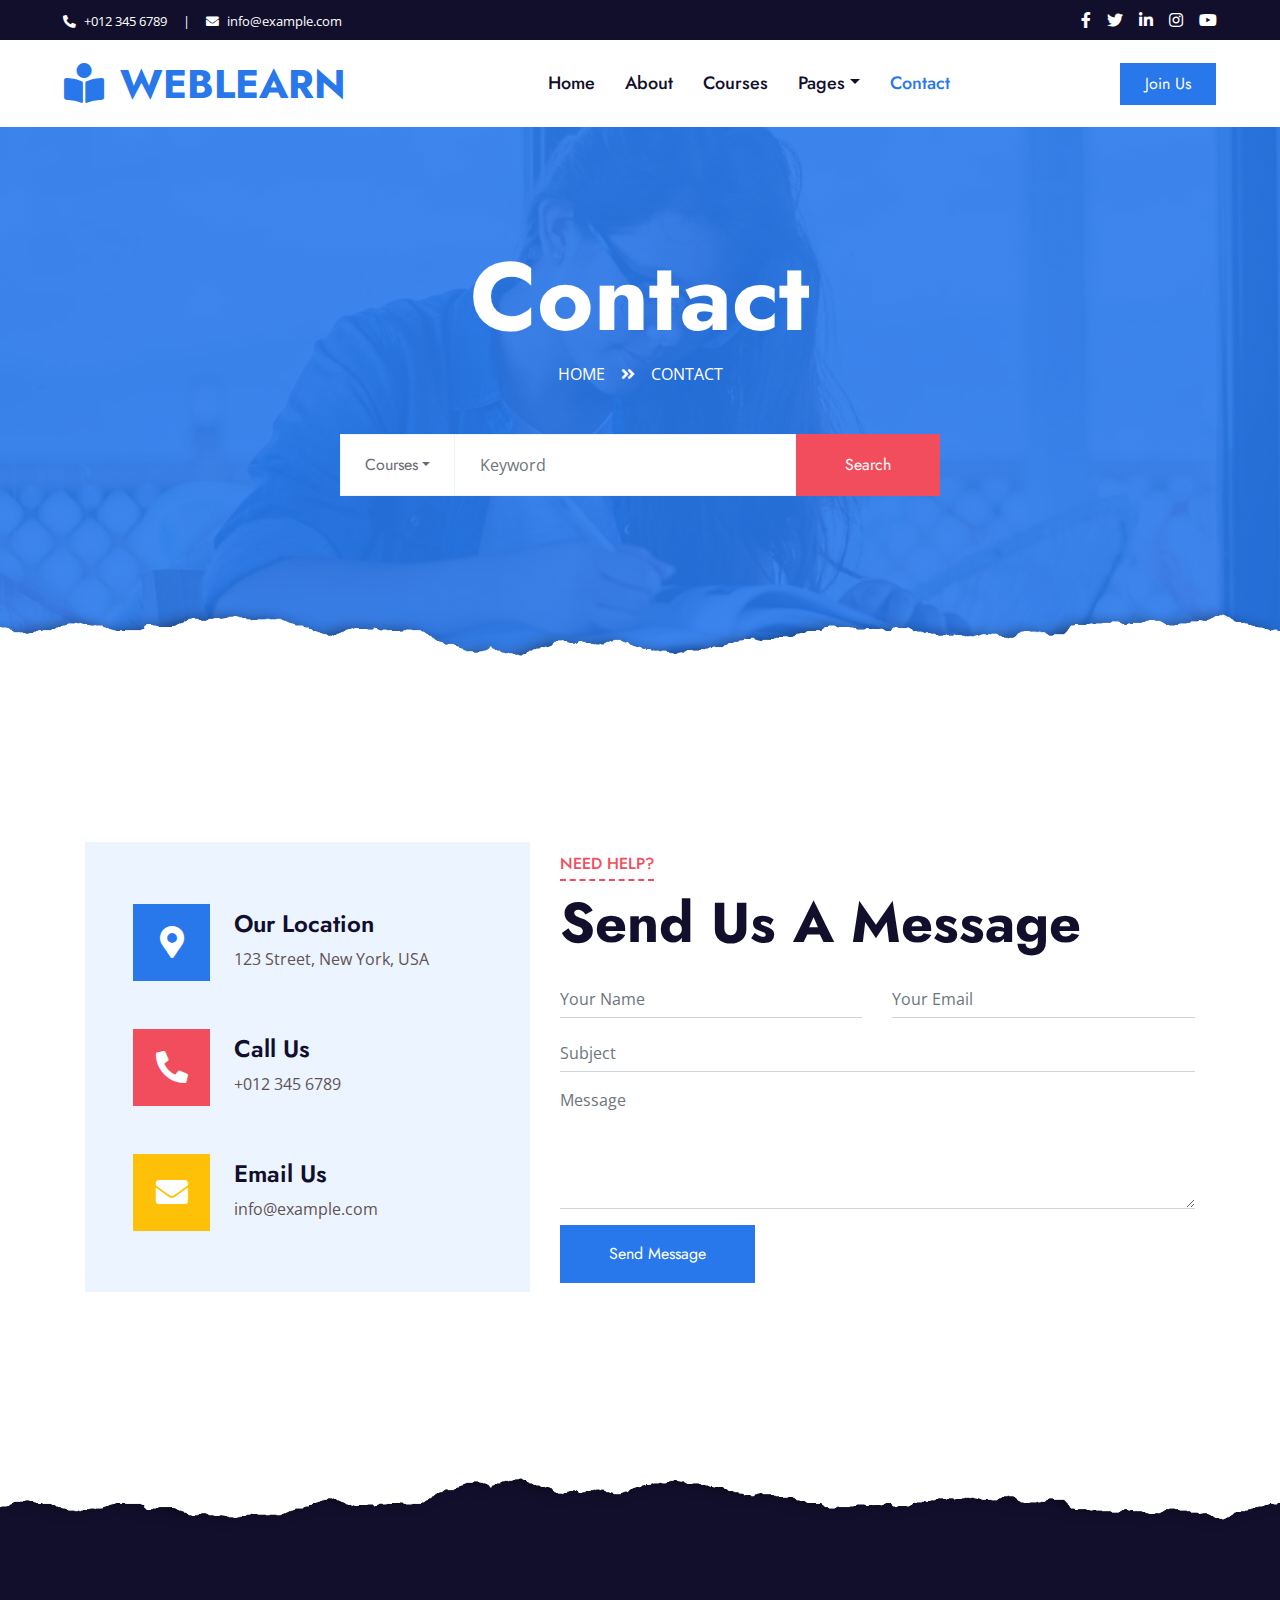
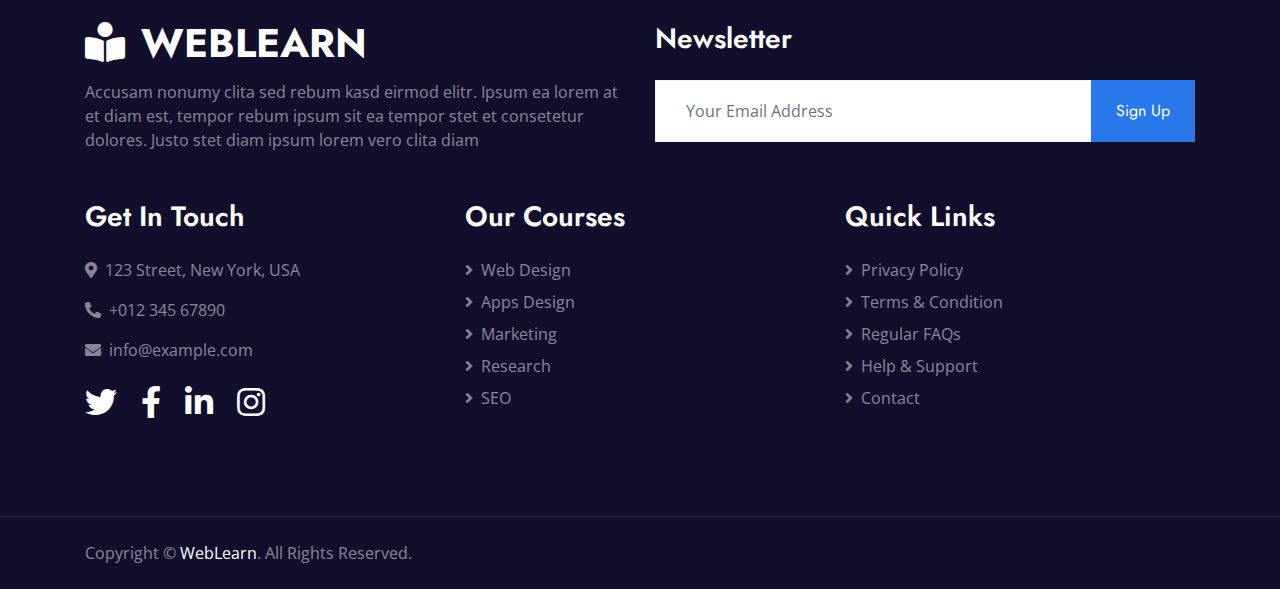
<file: contact.html>
<!DOCTYPE html>
<html lang="en">

<head>
    <meta charset="utf-8">
    <title>WebLearn - Online Education Website </title>
    <meta content="width=device-width, initial-scale=1.0" name="viewport">
    <meta content="Free HTML Templates" name="keywords">
    <meta content="Free HTML Templates" name="description">

    <!-- Favicon -->
    <link href="img/favicon.ico" rel="icon">

    <!-- Google Web Fonts -->
    <link rel="preconnect" href="https://fonts.gstatic.com">
    <link href="https://fonts.googleapis.com/css2?family=Jost:wght@500;600;700&family=Open+Sans:wght@400;600&display=swap" rel="stylesheet"> 

    <!-- Font Awesome -->
    <link href="https://cdnjs.cloudflare.com/ajax/libs/font-awesome/5.10.0/css/all.min.css" rel="stylesheet">

    <!-- Libraries Stylesheet -->
    <link href="lib/owlcarousel/assets/owl.carousel.min.css" rel="stylesheet">

    <!-- Customized Bootstrap Stylesheet -->
    <link href="css/style.css" rel="stylesheet">
</head>

<body>
    <!-- Topbar Start -->
    <div class="container-fluid bg-dark">
        <div class="row py-2 px-lg-5">
            <div class="col-lg-6 text-center text-lg-left mb-2 mb-lg-0">
                <div class="d-inline-flex align-items-center text-white">
                    <small><i class="fa fa-phone-alt mr-2"></i>+012 345 6789</small>
                    <small class="px-3">|</small>
                    <small><i class="fa fa-envelope mr-2"></i>info@example.com</small>
                </div>
            </div>
            <div class="col-lg-6 text-center text-lg-right">
                <div class="d-inline-flex align-items-center">
                    <a class="text-white px-2" href="">
                        <i class="fab fa-facebook-f"></i>
                    </a>
                    <a class="text-white px-2" href="">
                        <i class="fab fa-twitter"></i>
                    </a>
                    <a class="text-white px-2" href="">
                        <i class="fab fa-linkedin-in"></i>
                    </a>
                    <a class="text-white px-2" href="">
                        <i class="fab fa-instagram"></i>
                    </a>
                    <a class="text-white pl-2" href="">
                        <i class="fab fa-youtube"></i>
                    </a>
                </div>
            </div>
        </div>
    </div>
    <!-- Topbar End -->


    <!-- Navbar Start -->
    <div class="container-fluid p-0">
        <nav class="navbar navbar-expand-lg bg-white navbar-light py-3 py-lg-0 px-lg-5">
            <a href="index.html" class="navbar-brand ml-lg-3">
                <h1 class="m-0 text-uppercase text-primary"><i class="fa fa-book-reader mr-3"></i>WebLearn</h1>
            </a>
            <button type="button" class="navbar-toggler" data-toggle="collapse" data-target="#navbarCollapse">
                <span class="navbar-toggler-icon"></span>
            </button>
            <div class="collapse navbar-collapse justify-content-between px-lg-3" id="navbarCollapse">
                <div class="navbar-nav mx-auto py-0">
                    <a href="index.html" class="nav-item nav-link">Home</a>
                    <a href="about.html" class="nav-item nav-link">About</a>
                    <a href="course.html" class="nav-item nav-link">Courses</a>
                    <div class="nav-item dropdown">
                        <a href="#" class="nav-link dropdown-toggle" data-toggle="dropdown">Pages</a>
                        <div class="dropdown-menu m-0">
                            <a href="detail.html" class="dropdown-item">Course Detail</a>
                            <a href="feature.html" class="dropdown-item">Our Features</a>
                            <a href="team.html" class="dropdown-item">Instructors</a>
                            <a href="testimonial.html" class="dropdown-item">Testimonial</a>
                        </div>
                    </div>
                    <a href="contact.html" class="nav-item nav-link active">Contact</a>
                </div>
                <a href="" class="btn btn-primary py-2 px-4 d-none d-lg-block">Join Us</a>
            </div>
        </nav>
    </div>
    <!-- Navbar End -->


    <!-- Header Start -->
    <div class="jumbotron jumbotron-fluid page-header position-relative overlay-bottom" style="margin-bottom: 90px;">
        <div class="container text-center py-5">
            <h1 class="text-white display-1">Contact</h1>
            <div class="d-inline-flex text-white mb-5">
                <p class="m-0 text-uppercase"><a class="text-white" href="">Home</a></p>
                <i class="fa fa-angle-double-right pt-1 px-3"></i>
                <p class="m-0 text-uppercase">Contact</p>
            </div>
            <div class="mx-auto mb-5" style="width: 100%; max-width: 600px;">
                <div class="input-group">
                    <div class="input-group-prepend">
                        <button class="btn btn-outline-light bg-white text-body px-4 dropdown-toggle" type="button" data-toggle="dropdown"
                            aria-haspopup="true" aria-expanded="false">Courses</button>
                        <div class="dropdown-menu">
                            <a class="dropdown-item" href="#">Courses 1</a>
                            <a class="dropdown-item" href="#">Courses 2</a>
                            <a class="dropdown-item" href="#">Courses 3</a>
                        </div>
                    </div>
                    <input type="text" class="form-control border-light" style="padding: 30px 25px;" placeholder="Keyword">
                    <div class="input-group-append">
                        <button class="btn btn-secondary px-4 px-lg-5">Search</button>
                    </div>
                </div>
            </div>
        </div>
    </div>
    <!-- Header End -->


    <!-- Contact Start -->
    <div class="container-fluid py-5">
        <div class="container py-5">
            <div class="row align-items-center">
                <div class="col-lg-5 mb-5 mb-lg-0">
                    <div class="bg-light d-flex flex-column justify-content-center px-5" style="height: 450px;">
                        <div class="d-flex align-items-center mb-5">
                            <div class="btn-icon bg-primary mr-4">
                                <i class="fa fa-2x fa-map-marker-alt text-white"></i>
                            </div>
                            <div class="mt-n1">
                                <h4>Our Location</h4>
                                <p class="m-0">123 Street, New York, USA</p>
                            </div>
                        </div>
                        <div class="d-flex align-items-center mb-5">
                            <div class="btn-icon bg-secondary mr-4">
                                <i class="fa fa-2x fa-phone-alt text-white"></i>
                            </div>
                            <div class="mt-n1">
                                <h4>Call Us</h4>
                                <p class="m-0">+012 345 6789</p>
                            </div>
                        </div>
                        <div class="d-flex align-items-center">
                            <div class="btn-icon bg-warning mr-4">
                                <i class="fa fa-2x fa-envelope text-white"></i>
                            </div>
                            <div class="mt-n1">
                                <h4>Email Us</h4>
                                <p class="m-0">info@example.com</p>
                            </div>
                        </div>
                    </div>
                </div>
                <div class="col-lg-7">
                    <div class="section-title position-relative mb-4">
                        <h6 class="d-inline-block position-relative text-secondary text-uppercase pb-2">Need Help?</h6>
                        <h1 class="display-4">Send Us A Message</h1>
                    </div>
                    <div class="contact-form">
                        <form>
                            <div class="row">
                                <div class="col-6 form-group">
                                    <input type="text" class="form-control border-top-0 border-right-0 border-left-0 p-0" placeholder="Your Name" required="required">
                                </div>
                                <div class="col-6 form-group">
                                    <input type="email" class="form-control border-top-0 border-right-0 border-left-0 p-0" placeholder="Your Email" required="required">
                                </div>
                            </div>
                            <div class="form-group">
                                <input type="text" class="form-control border-top-0 border-right-0 border-left-0 p-0" placeholder="Subject" required="required">
                            </div>
                            <div class="form-group">
                                <textarea class="form-control border-top-0 border-right-0 border-left-0 p-0" rows="5" placeholder="Message" required="required"></textarea>
                            </div>
                            <div>
                                <button class="btn btn-primary py-3 px-5" type="submit">Send Message</button>
                            </div>
                        </form>
                    </div>
                </div>
            </div>
        </div>
    </div>
    <!-- Contact End -->


    <!-- Footer Start -->
    <div class="container-fluid position-relative overlay-top bg-dark text-white-50 py-5" style="margin-top: 90px;">
        <div class="container mt-5 pt-5">
            <div class="row">
                <div class="col-md-6 mb-5">
                    <a href="index.html" class="navbar-brand">
                        <h1 class="mt-n2 text-uppercase text-white"><i class="fa fa-book-reader mr-3"></i>WebLearn</h1>
                    </a>
                    <p class="m-0">Accusam nonumy clita sed rebum kasd eirmod elitr. Ipsum ea lorem at et diam est, tempor rebum ipsum sit ea tempor stet et consetetur dolores. Justo stet diam ipsum lorem vero clita diam</p>
                </div>
                <div class="col-md-6 mb-5">
                    <h3 class="text-white mb-4">Newsletter</h3>
                    <div class="w-100">
                        <div class="input-group">
                            <input type="text" class="form-control border-light" style="padding: 30px;" placeholder="Your Email Address">
                            <div class="input-group-append">
                                <button class="btn btn-primary px-4">Sign Up</button>
                            </div>
                        </div>
                    </div>
                </div>
            </div>
            <div class="row">
                <div class="col-md-4 mb-5">
                    <h3 class="text-white mb-4">Get In Touch</h3>
                    <p><i class="fa fa-map-marker-alt mr-2"></i>123 Street, New York, USA</p>
                    <p><i class="fa fa-phone-alt mr-2"></i>+012 345 67890</p>
                    <p><i class="fa fa-envelope mr-2"></i>info@example.com</p>
                    <div class="d-flex justify-content-start mt-4">
                        <a class="text-white mr-4" href="#"><i class="fab fa-2x fa-twitter"></i></a>
                        <a class="text-white mr-4" href="#"><i class="fab fa-2x fa-facebook-f"></i></a>
                        <a class="text-white mr-4" href="#"><i class="fab fa-2x fa-linkedin-in"></i></a>
                        <a class="text-white" href="#"><i class="fab fa-2x fa-instagram"></i></a>
                    </div>
                </div>
                <div class="col-md-4 mb-5">
                    <h3 class="text-white mb-4">Our Courses</h3>
                    <div class="d-flex flex-column justify-content-start">
                        <a class="text-white-50 mb-2" href="#"><i class="fa fa-angle-right mr-2"></i>Web Design</a>
                        <a class="text-white-50 mb-2" href="#"><i class="fa fa-angle-right mr-2"></i>Apps Design</a>
                        <a class="text-white-50 mb-2" href="#"><i class="fa fa-angle-right mr-2"></i>Marketing</a>
                        <a class="text-white-50 mb-2" href="#"><i class="fa fa-angle-right mr-2"></i>Research</a>
                        <a class="text-white-50" href="#"><i class="fa fa-angle-right mr-2"></i>SEO</a>
                    </div>
                </div>
                <div class="col-md-4 mb-5">
                    <h3 class="text-white mb-4">Quick Links</h3>
                    <div class="d-flex flex-column justify-content-start">
                        <a class="text-white-50 mb-2" href="#"><i class="fa fa-angle-right mr-2"></i>Privacy Policy</a>
                        <a class="text-white-50 mb-2" href="#"><i class="fa fa-angle-right mr-2"></i>Terms & Condition</a>
                        <a class="text-white-50 mb-2" href="#"><i class="fa fa-angle-right mr-2"></i>Regular FAQs</a>
                        <a class="text-white-50 mb-2" href="#"><i class="fa fa-angle-right mr-2"></i>Help & Support</a>
                        <a class="text-white-50" href="#"><i class="fa fa-angle-right mr-2"></i>Contact</a>
                    </div>
                </div>
            </div>
        </div>
    </div>
    <div class="container-fluid bg-dark text-white-50 border-top py-4" style="border-color: rgba(256, 256, 256, .1) !important;">
        <div class="container">
            <div class="row">
                <div class="col-md-6 text-center text-md-left mb-3 mb-md-0">
                    <p class="m-0">Copyright &copy; <a class="text-white" href="#">WebLearn</a>. All Rights Reserved.
                    </p>
                </div>
                
            </div>
        </div>
    </div>
    <!-- Footer End -->


    <!-- Back to Top -->
    <a href="#" class="btn btn-lg btn-primary rounded-0 btn-lg-square back-to-top"><i class="fa fa-angle-double-up"></i></a>


    <!-- JavaScript Libraries -->
    <script src="https://code.jquery.com/jquery-3.4.1.min.js"></script>
    <script src="https://stackpath.bootstrapcdn.com/bootstrap/4.4.1/js/bootstrap.bundle.min.js"></script>
    <script src="lib/easing/easing.min.js"></script>
    <script src="lib/waypoints/waypoints.min.js"></script>
    <script src="lib/counterup/counterup.min.js"></script>
    <script src="lib/owlcarousel/owl.carousel.min.js"></script>

    <!-- Template Javascript -->
    <script src="js/main.js"></script>
</body>

</html>
</file>
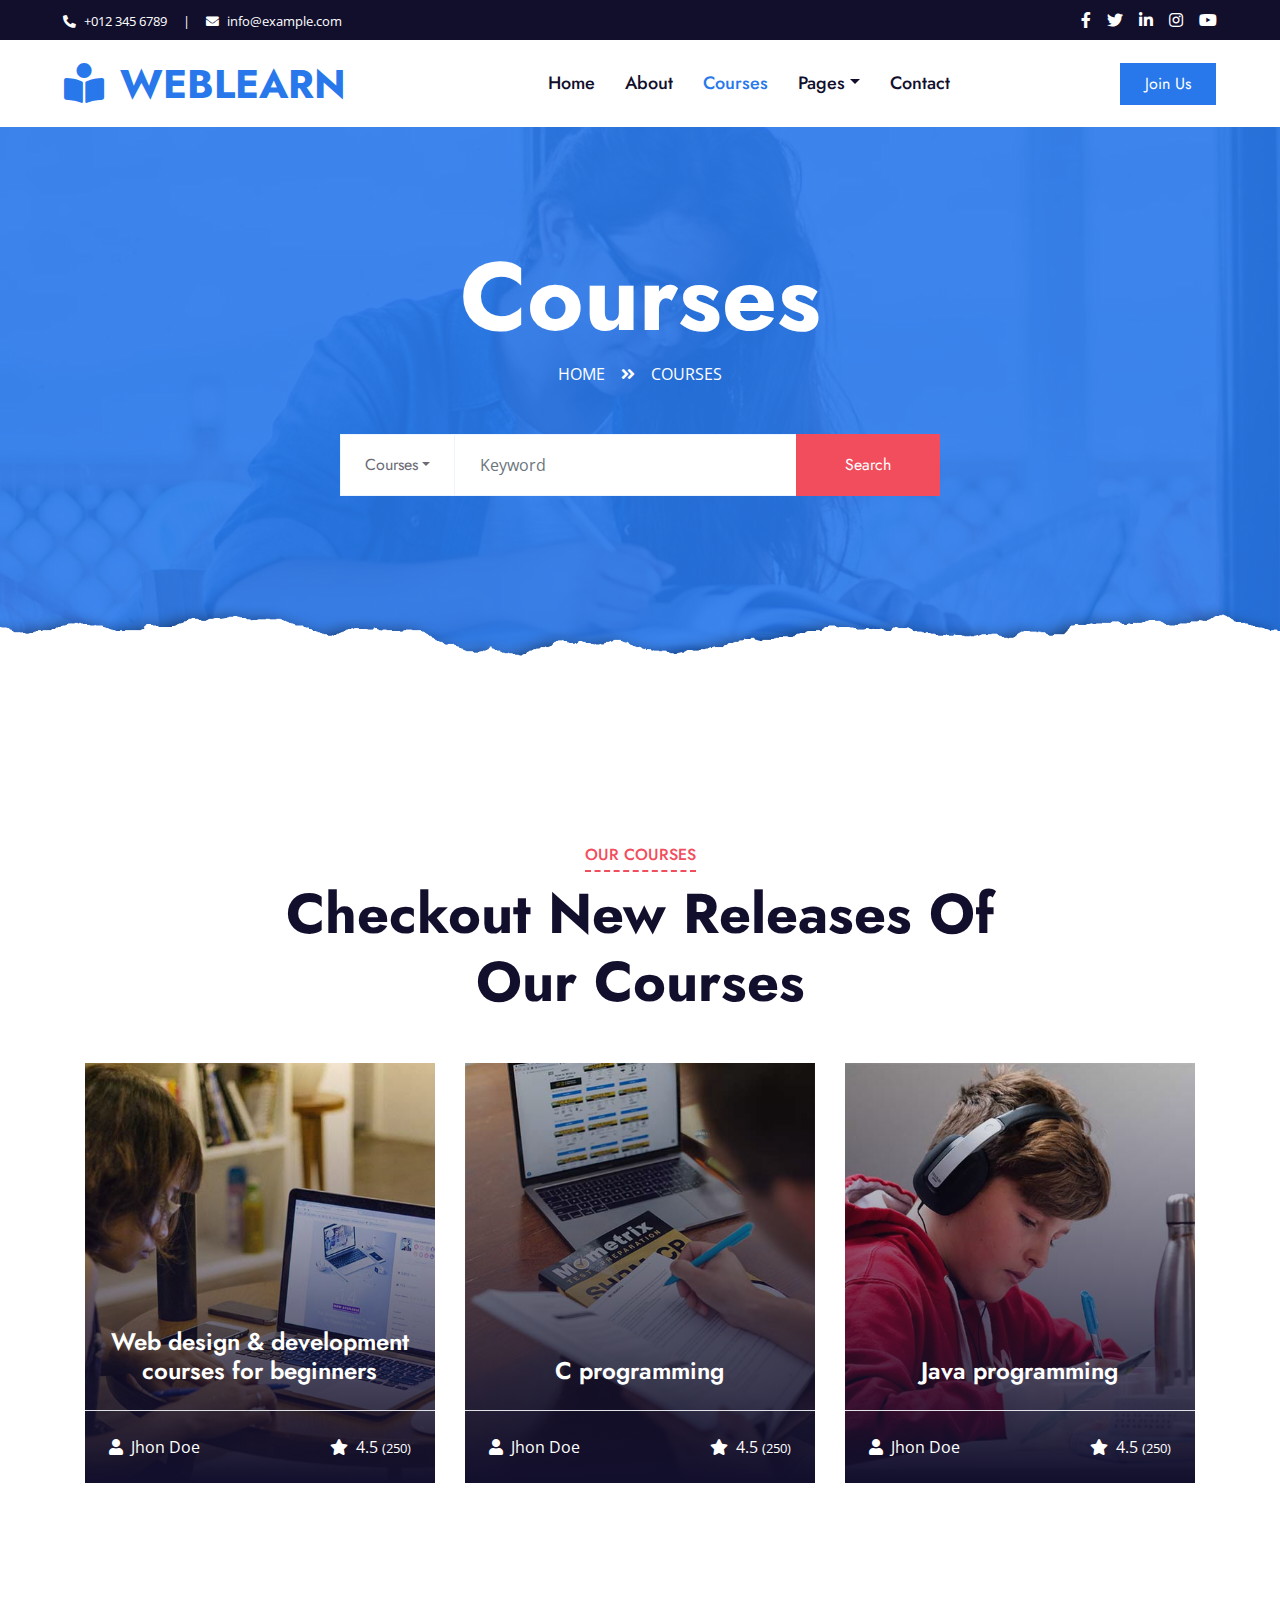
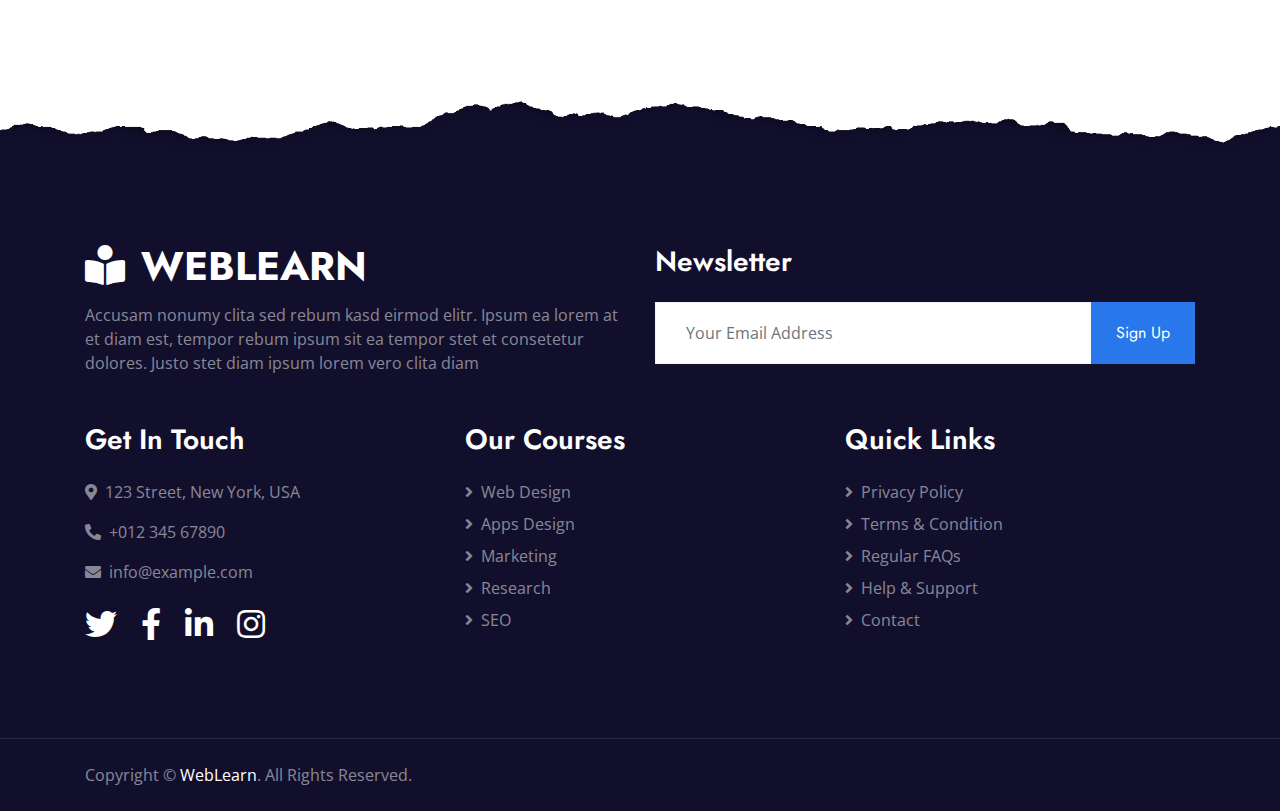
<file: course.html>
<!DOCTYPE html>
<html lang="en">

<head>
    <meta charset="utf-8">
    <title>WebLearn - Online Education Website Template</title>
    <meta content="width=device-width, initial-scale=1.0" name="viewport">
    <meta content="Free HTML Templates" name="keywords">
    <meta content="Free HTML Templates" name="description">

    <!-- Favicon -->
    <link href="img/favicon.ico" rel="icon">

    <!-- Google Web Fonts -->
    <link rel="preconnect" href="https://fonts.gstatic.com">
    <link href="https://fonts.googleapis.com/css2?family=Jost:wght@500;600;700&family=Open+Sans:wght@400;600&display=swap" rel="stylesheet"> 

    <!-- Font Awesome -->
    <link href="https://cdnjs.cloudflare.com/ajax/libs/font-awesome/5.10.0/css/all.min.css" rel="stylesheet">

    <!-- Libraries Stylesheet -->
    <link href="lib/owlcarousel/assets/owl.carousel.min.css" rel="stylesheet">

    <!-- Customized Bootstrap Stylesheet -->
    <link href="css/style.css" rel="stylesheet">
</head>

<body>
    <!-- Topbar Start -->
    <div class="container-fluid bg-dark">
        <div class="row py-2 px-lg-5">
            <div class="col-lg-6 text-center text-lg-left mb-2 mb-lg-0">
                <div class="d-inline-flex align-items-center text-white">
                    <small><i class="fa fa-phone-alt mr-2"></i>+012 345 6789</small>
                    <small class="px-3">|</small>
                    <small><i class="fa fa-envelope mr-2"></i>info@example.com</small>
                </div>
            </div>
            <div class="col-lg-6 text-center text-lg-right">
                <div class="d-inline-flex align-items-center">
                    <a class="text-white px-2" href="">
                        <i class="fab fa-facebook-f"></i>
                    </a>
                    <a class="text-white px-2" href="">
                        <i class="fab fa-twitter"></i>
                    </a>
                    <a class="text-white px-2" href="">
                        <i class="fab fa-linkedin-in"></i>
                    </a>
                    <a class="text-white px-2" href="">
                        <i class="fab fa-instagram"></i>
                    </a>
                    <a class="text-white pl-2" href="">
                        <i class="fab fa-youtube"></i>
                    </a>
                </div>
            </div>
        </div>
    </div>
    <!-- Topbar End -->


    <!-- Navbar Start -->
    <div class="container-fluid p-0">
        <nav class="navbar navbar-expand-lg bg-white navbar-light py-3 py-lg-0 px-lg-5">
            <a href="index.html" class="navbar-brand ml-lg-3">
                <h1 class="m-0 text-uppercase text-primary"><i class="fa fa-book-reader mr-3"></i>WebLearn</h1>
            </a>
            <button type="button" class="navbar-toggler" data-toggle="collapse" data-target="#navbarCollapse">
                <span class="navbar-toggler-icon"></span>
            </button>
            <div class="collapse navbar-collapse justify-content-between px-lg-3" id="navbarCollapse">
                <div class="navbar-nav mx-auto py-0">
                    <a href="index.html" class="nav-item nav-link">Home</a>
                    <a href="about.html" class="nav-item nav-link">About</a>
                    <a href="course.html" class="nav-item nav-link active">Courses</a>
                    <div class="nav-item dropdown">
                        <a href="#" class="nav-link dropdown-toggle" data-toggle="dropdown">Pages</a>
                        <div class="dropdown-menu m-0">
                            <a href="detail.html" class="dropdown-item">Course Detail</a>
                            <a href="feature.html" class="dropdown-item">Our Features</a>
                            <a href="team.html" class="dropdown-item">Instructors</a>
                            <a href="testimonial.html" class="dropdown-item">Testimonial</a>
                        </div>
                    </div>
                    <a href="contact.html" class="nav-item nav-link">Contact</a>
                </div>
                <a href="" class="btn btn-primary py-2 px-4 d-none d-lg-block">Join Us</a>
            </div>
        </nav>
    </div>
    <!-- Navbar End -->


    <!-- Header Start -->
    <div class="jumbotron jumbotron-fluid page-header position-relative overlay-bottom" style="margin-bottom: 90px;">
        <div class="container text-center py-5">
            <h1 class="text-white display-1">Courses</h1>
            <div class="d-inline-flex text-white mb-5">
                <p class="m-0 text-uppercase"><a class="text-white" href="">Home</a></p>
                <i class="fa fa-angle-double-right pt-1 px-3"></i>
                <p class="m-0 text-uppercase">Courses</p>
            </div>
            <div class="mx-auto mb-5" style="width: 100%; max-width: 600px;">
                <div class="input-group">
                    <div class="input-group-prepend">
                        <button class="btn btn-outline-light bg-white text-body px-4 dropdown-toggle" type="button" data-toggle="dropdown"
                            aria-haspopup="true" aria-expanded="false">Courses</button>
                        <div class="dropdown-menu">
                            <a class="dropdown-item" href="#">Web Development</a>
                            <a class="dropdown-item" href="#">C programming</a>
                            <a class="dropdown-item" href="#">Java programming</a>
                        </div>
                    </div>
                    <input type="text" class="form-control border-light" style="padding: 30px 25px;" placeholder="Keyword">
                    <div class="input-group-append">
                        <button class="btn btn-secondary px-4 px-lg-5">Search</button>
                    </div>
                </div>
            </div>
        </div>
    </div>
    <!-- Header End -->


    <!-- Courses Start -->
    <div class="container-fluid py-5">
        <div class="container py-5">
            <div class="row mx-0 justify-content-center">
                <div class="col-lg-8">
                    <div class="section-title text-center position-relative mb-5">
                        <h6 class="d-inline-block position-relative text-secondary text-uppercase pb-2">Our Courses</h6>
                        <h1 class="display-4">Checkout New Releases Of Our Courses</h1>
                    </div>
                </div>
            </div>
            <div class="row">
                <div class="col-lg-4 col-md-6 pb-4">
                    <a class="courses-list-item position-relative d-block overflow-hidden mb-2" href="detail.html">
                        <img class="img-fluid" src="img/courses-1.jpg" alt="">
                        <div class="courses-text">
                            <h4 class="text-center text-white px-3">Web design & development courses for
                                beginners</h4>
                            <div class="border-top w-100 mt-3">
                                <div class="d-flex justify-content-between p-4">
                                    <span class="text-white"><i class="fa fa-user mr-2"></i>Jhon Doe</span>
                                    <span class="text-white"><i class="fa fa-star mr-2"></i>4.5
                                        <small>(250)</small></span>
                                </div>
                            </div>
                        </div>
                    </a>
                </div>
                <div class="col-lg-4 col-md-6 pb-4">
                    <a class="courses-list-item position-relative d-block overflow-hidden mb-2" href="detail.html">
                        <img class="img-fluid" src="img/courses-2.jpg" alt="">
                        <div class="courses-text">
                            <h4 class="text-center text-white px-3">C programming</h4>
                            <div class="border-top w-100 mt-3">
                                <div class="d-flex justify-content-between p-4">
                                    <span class="text-white"><i class="fa fa-user mr-2"></i>Jhon Doe</span>
                                    <span class="text-white"><i class="fa fa-star mr-2"></i>4.5
                                        <small>(250)</small></span>
                                </div>
                            </div>
                        </div>
                    </a>
                </div>
                <div class="col-lg-4 col-md-6 pb-4">
                    <a class="courses-list-item position-relative d-block overflow-hidden mb-2" href="detail.html">
                        <img class="img-fluid" src="img/courses-3.jpg" alt="">
                        <div class="courses-text">
                            <h4 class="text-center text-white px-3">Java programming</h4>
                            <div class="border-top w-100 mt-3">
                                <div class="d-flex justify-content-between p-4">
                                    <span class="text-white"><i class="fa fa-user mr-2"></i>Jhon Doe</span>
                                    <span class="text-white"><i class="fa fa-star mr-2"></i>4.5
                                        <small>(250)</small></span>
                                </div>
                            </div>
                        </div>
                    </a>
                </div>
            </div>
        </div>
    </div>
    <!-- Courses End -->


    <!-- Footer Start -->
    <div class="container-fluid position-relative overlay-top bg-dark text-white-50 py-5" style="margin-top: 90px;">
        <div class="container mt-5 pt-5">
            <div class="row">
                <div class="col-md-6 mb-5">
                    <a href="index.html" class="navbar-brand">
                        <h1 class="mt-n2 text-uppercase text-white"><i class="fa fa-book-reader mr-3"></i>WebLearn</h1>
                    </a>
                    <p class="m-0">Accusam nonumy clita sed rebum kasd eirmod elitr. Ipsum ea lorem at et diam est, tempor rebum ipsum sit ea tempor stet et consetetur dolores. Justo stet diam ipsum lorem vero clita diam</p>
                </div>
                <div class="col-md-6 mb-5">
                    <h3 class="text-white mb-4">Newsletter</h3>
                    <div class="w-100">
                        <div class="input-group">
                            <input type="text" class="form-control border-light" style="padding: 30px;" placeholder="Your Email Address">
                            <div class="input-group-append">
                                <button class="btn btn-primary px-4">Sign Up</button>
                            </div>
                        </div>
                    </div>
                </div>
            </div>
            <div class="row">
                <div class="col-md-4 mb-5">
                    <h3 class="text-white mb-4">Get In Touch</h3>
                    <p><i class="fa fa-map-marker-alt mr-2"></i>123 Street, New York, USA</p>
                    <p><i class="fa fa-phone-alt mr-2"></i>+012 345 67890</p>
                    <p><i class="fa fa-envelope mr-2"></i>info@example.com</p>
                    <div class="d-flex justify-content-start mt-4">
                        <a class="text-white mr-4" href="#"><i class="fab fa-2x fa-twitter"></i></a>
                        <a class="text-white mr-4" href="#"><i class="fab fa-2x fa-facebook-f"></i></a>
                        <a class="text-white mr-4" href="#"><i class="fab fa-2x fa-linkedin-in"></i></a>
                        <a class="text-white" href="#"><i class="fab fa-2x fa-instagram"></i></a>
                    </div>
                </div>
                <div class="col-md-4 mb-5">
                    <h3 class="text-white mb-4">Our Courses</h3>
                    <div class="d-flex flex-column justify-content-start">
                        <a class="text-white-50 mb-2" href="#"><i class="fa fa-angle-right mr-2"></i>Web Design</a>
                        <a class="text-white-50 mb-2" href="#"><i class="fa fa-angle-right mr-2"></i>Apps Design</a>
                        <a class="text-white-50 mb-2" href="#"><i class="fa fa-angle-right mr-2"></i>Marketing</a>
                        <a class="text-white-50 mb-2" href="#"><i class="fa fa-angle-right mr-2"></i>Research</a>
                        <a class="text-white-50" href="#"><i class="fa fa-angle-right mr-2"></i>SEO</a>
                    </div>
                </div>
                <div class="col-md-4 mb-5">
                    <h3 class="text-white mb-4">Quick Links</h3>
                    <div class="d-flex flex-column justify-content-start">
                        <a class="text-white-50 mb-2" href="#"><i class="fa fa-angle-right mr-2"></i>Privacy Policy</a>
                        <a class="text-white-50 mb-2" href="#"><i class="fa fa-angle-right mr-2"></i>Terms & Condition</a>
                        <a class="text-white-50 mb-2" href="#"><i class="fa fa-angle-right mr-2"></i>Regular FAQs</a>
                        <a class="text-white-50 mb-2" href="#"><i class="fa fa-angle-right mr-2"></i>Help & Support</a>
                        <a class="text-white-50" href="#"><i class="fa fa-angle-right mr-2"></i>Contact</a>
                    </div>
                </div>
            </div>
        </div>
    </div>
    <div class="container-fluid bg-dark text-white-50 border-top py-4" style="border-color: rgba(256, 256, 256, .1) !important;">
        <div class="container">
            <div class="row">
                <div class="col-md-6 text-center text-md-left mb-3 mb-md-0">
                    <p class="m-0">Copyright &copy; <a class="text-white" href="#">WebLearn</a>. All Rights Reserved.
                    </p>
                </div>
               
            </div>
        </div>
    </div>
    <!-- Footer End -->


    <!-- Back to Top -->
    <a href="#" class="btn btn-lg btn-primary rounded-0 btn-lg-square back-to-top"><i class="fa fa-angle-double-up"></i></a>


    <!-- JavaScript Libraries -->
    <script src="https://code.jquery.com/jquery-3.4.1.min.js"></script>
    <script src="https://stackpath.bootstrapcdn.com/bootstrap/4.4.1/js/bootstrap.bundle.min.js"></script>
    <script src="lib/easing/easing.min.js"></script>
    <script src="lib/waypoints/waypoints.min.js"></script>
    <script src="lib/counterup/counterup.min.js"></script>
    <script src="lib/owlcarousel/owl.carousel.min.js"></script>

    <!-- Template Javascript -->
    <script src="js/main.js"></script>
</body>

</html>
</file>
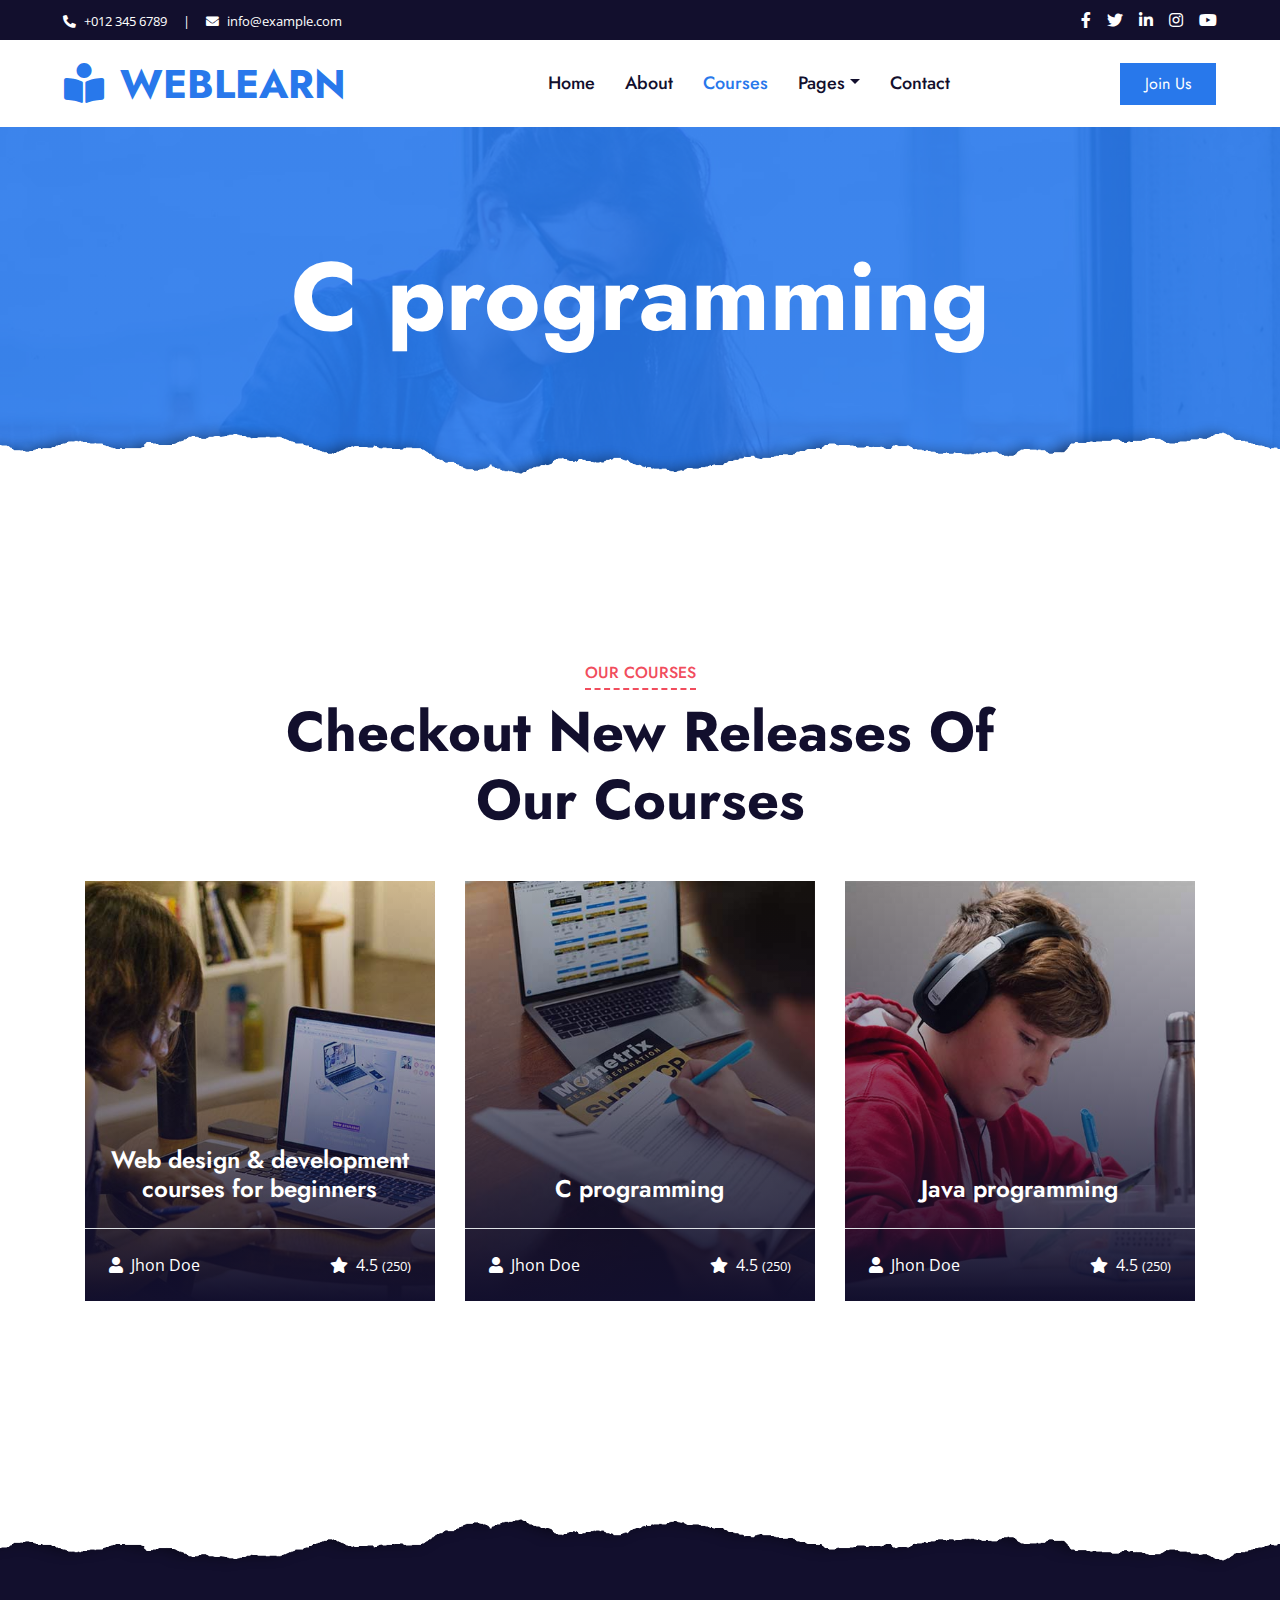
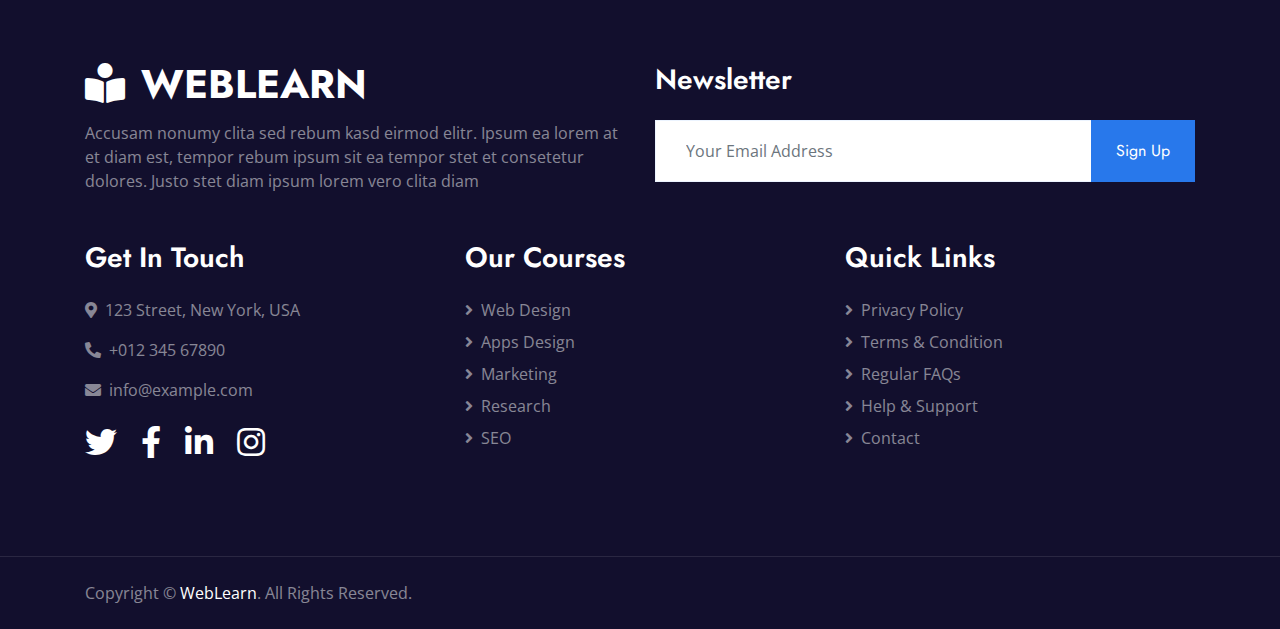
<file: coursecon.html>
<!DOCTYPE html>
<html lang="en">

<head>
    <meta charset="utf-8">
    <title>WebLearn - Online Education Website Template</title>
    <meta content="width=device-width, initial-scale=1.0" name="viewport">
    <meta content="Free HTML Templates" name="keywords">
    <meta content="Free HTML Templates" name="description">

    <!-- Favicon -->
    <link href="img/favicon.ico" rel="icon">

    <!-- Google Web Fonts -->
    <link rel="preconnect" href="https://fonts.gstatic.com">
    <link href="https://fonts.googleapis.com/css2?family=Jost:wght@500;600;700&family=Open+Sans:wght@400;600&display=swap" rel="stylesheet"> 

    <!-- Font Awesome -->
    <link href="https://cdnjs.cloudflare.com/ajax/libs/font-awesome/5.10.0/css/all.min.css" rel="stylesheet">

    <!-- Libraries Stylesheet -->
    <link href="lib/owlcarousel/assets/owl.carousel.min.css" rel="stylesheet">

    <!-- Customized Bootstrap Stylesheet -->
    <link href="css/style.css" rel="stylesheet">
</head>

<body>
    <!-- Topbar Start -->
    <div class="container-fluid bg-dark">
        <div class="row py-2 px-lg-5">
            <div class="col-lg-6 text-center text-lg-left mb-2 mb-lg-0">
                <div class="d-inline-flex align-items-center text-white">
                    <small><i class="fa fa-phone-alt mr-2"></i>+012 345 6789</small>
                    <small class="px-3">|</small>
                    <small><i class="fa fa-envelope mr-2"></i>info@example.com</small>
                </div>
            </div>
            <div class="col-lg-6 text-center text-lg-right">
                <div class="d-inline-flex align-items-center">
                    <a class="text-white px-2" href="">
                        <i class="fab fa-facebook-f"></i>
                    </a>
                    <a class="text-white px-2" href="">
                        <i class="fab fa-twitter"></i>
                    </a>
                    <a class="text-white px-2" href="">
                        <i class="fab fa-linkedin-in"></i>
                    </a>
                    <a class="text-white px-2" href="">
                        <i class="fab fa-instagram"></i>
                    </a>
                    <a class="text-white pl-2" href="">
                        <i class="fab fa-youtube"></i>
                    </a>
                </div>
            </div>
        </div>
    </div>
    <!-- Topbar End -->


    <!-- Navbar Start -->
    <div class="container-fluid p-0">
        <nav class="navbar navbar-expand-lg bg-white navbar-light py-3 py-lg-0 px-lg-5">
            <a href="index.html" class="navbar-brand ml-lg-3">
                <h1 class="m-0 text-uppercase text-primary"><i class="fa fa-book-reader mr-3"></i>WebLearn</h1>
            </a>
            <button type="button" class="navbar-toggler" data-toggle="collapse" data-target="#navbarCollapse">
                <span class="navbar-toggler-icon"></span>
            </button>
            <div class="collapse navbar-collapse justify-content-between px-lg-3" id="navbarCollapse">
                <div class="navbar-nav mx-auto py-0">
                    <a href="index.html" class="nav-item nav-link">Home</a>
                    <a href="about.html" class="nav-item nav-link">About</a>
                    <a href="course.html" class="nav-item nav-link active">Courses</a>
                    <div class="nav-item dropdown">
                        <a href="#" class="nav-link dropdown-toggle" data-toggle="dropdown">Pages</a>
                        <div class="dropdown-menu m-0">
                            <a href="detail.html" class="dropdown-item">Course Detail</a>
                            <a href="feature.html" class="dropdown-item">Our Features</a>
                            <a href="team.html" class="dropdown-item">Instructors</a>
                            <a href="testimonial.html" class="dropdown-item">Testimonial</a>
                        </div>
                    </div>
                    <a href="contact.html" class="nav-item nav-link">Contact</a>
                </div>
                <a href="" class="btn btn-primary py-2 px-4 d-none d-lg-block">Join Us</a>
            </div>
        </nav>
    </div>
    <!-- Navbar End -->


    <!-- Header Start -->
    <div class="jumbotron jumbotron-fluid page-header position-relative overlay-bottom" style="margin-bottom: 90px;">
        <div class="container text-center py-5">
            <h1 class="text-white display-1">C programming</h1>
           
            
        </div>
    </div>
    <!-- Header End -->


    <!-- Courses Start -->
    <div class="container-fluid py-5">
        <div class="container py-5">
            <div class="row mx-0 justify-content-center">
                <div class="col-lg-8">
                    <div class="section-title text-center position-relative mb-5">
                        <h6 class="d-inline-block position-relative text-secondary text-uppercase pb-2">Our Courses</h6>
                        <h1 class="display-4">Checkout New Releases Of Our Courses</h1>
                    </div>
                </div>
            </div>
            <div class="row">
                <div class="col-lg-4 col-md-6 pb-4">
                    <a class="courses-list-item position-relative d-block overflow-hidden mb-2" href="detail.html">
                        <img class="img-fluid" src="img/courses-1.jpg" alt="">
                        <div class="courses-text">
                            <h4 class="text-center text-white px-3">Web design & development courses for
                                beginners</h4>
                            <div class="border-top w-100 mt-3">
                                <div class="d-flex justify-content-between p-4">
                                    <span class="text-white"><i class="fa fa-user mr-2"></i>Jhon Doe</span>
                                    <span class="text-white"><i class="fa fa-star mr-2"></i>4.5
                                        <small>(250)</small></span>
                                </div>
                            </div>
                        </div>
                    </a>
                </div>
                <div class="col-lg-4 col-md-6 pb-4">
                    <a class="courses-list-item position-relative d-block overflow-hidden mb-2" href="detail.html">
                        <img class="img-fluid" src="img/courses-2.jpg" alt="">
                        <div class="courses-text">
                            <h4 class="text-center text-white px-3">C programming</h4>
                            <div class="border-top w-100 mt-3">
                                <div class="d-flex justify-content-between p-4">
                                    <span class="text-white"><i class="fa fa-user mr-2"></i>Jhon Doe</span>
                                    <span class="text-white"><i class="fa fa-star mr-2"></i>4.5
                                        <small>(250)</small></span>
                                </div>
                            </div>
                        </div>
                    </a>
                </div>
                <div class="col-lg-4 col-md-6 pb-4">
                    <a class="courses-list-item position-relative d-block overflow-hidden mb-2" href="detail.html">
                        <img class="img-fluid" src="img/courses-3.jpg" alt="">
                        <div class="courses-text">
                            <h4 class="text-center text-white px-3">Java programming</h4>
                            <div class="border-top w-100 mt-3">
                                <div class="d-flex justify-content-between p-4">
                                    <span class="text-white"><i class="fa fa-user mr-2"></i>Jhon Doe</span>
                                    <span class="text-white"><i class="fa fa-star mr-2"></i>4.5
                                        <small>(250)</small></span>
                                </div>
                            </div>
                        </div>
                    </a>
                </div>
            </div>
        </div>
    </div>
    <!-- Courses End -->


    <!-- Footer Start -->
    <div class="container-fluid position-relative overlay-top bg-dark text-white-50 py-5" style="margin-top: 90px;">
        <div class="container mt-5 pt-5">
            <div class="row">
                <div class="col-md-6 mb-5">
                    <a href="index.html" class="navbar-brand">
                        <h1 class="mt-n2 text-uppercase text-white"><i class="fa fa-book-reader mr-3"></i>WebLearn</h1>
                    </a>
                    <p class="m-0">Accusam nonumy clita sed rebum kasd eirmod elitr. Ipsum ea lorem at et diam est, tempor rebum ipsum sit ea tempor stet et consetetur dolores. Justo stet diam ipsum lorem vero clita diam</p>
                </div>
                <div class="col-md-6 mb-5">
                    <h3 class="text-white mb-4">Newsletter</h3>
                    <div class="w-100">
                        <div class="input-group">
                            <input type="text" class="form-control border-light" style="padding: 30px;" placeholder="Your Email Address">
                            <div class="input-group-append">
                                <button class="btn btn-primary px-4">Sign Up</button>
                            </div>
                        </div>
                    </div>
                </div>
            </div>
            <div class="row">
                <div class="col-md-4 mb-5">
                    <h3 class="text-white mb-4">Get In Touch</h3>
                    <p><i class="fa fa-map-marker-alt mr-2"></i>123 Street, New York, USA</p>
                    <p><i class="fa fa-phone-alt mr-2"></i>+012 345 67890</p>
                    <p><i class="fa fa-envelope mr-2"></i>info@example.com</p>
                    <div class="d-flex justify-content-start mt-4">
                        <a class="text-white mr-4" href="#"><i class="fab fa-2x fa-twitter"></i></a>
                        <a class="text-white mr-4" href="#"><i class="fab fa-2x fa-facebook-f"></i></a>
                        <a class="text-white mr-4" href="#"><i class="fab fa-2x fa-linkedin-in"></i></a>
                        <a class="text-white" href="#"><i class="fab fa-2x fa-instagram"></i></a>
                    </div>
                </div>
                <div class="col-md-4 mb-5">
                    <h3 class="text-white mb-4">Our Courses</h3>
                    <div class="d-flex flex-column justify-content-start">
                        <a class="text-white-50 mb-2" href="#"><i class="fa fa-angle-right mr-2"></i>Web Design</a>
                        <a class="text-white-50 mb-2" href="#"><i class="fa fa-angle-right mr-2"></i>Apps Design</a>
                        <a class="text-white-50 mb-2" href="#"><i class="fa fa-angle-right mr-2"></i>Marketing</a>
                        <a class="text-white-50 mb-2" href="#"><i class="fa fa-angle-right mr-2"></i>Research</a>
                        <a class="text-white-50" href="#"><i class="fa fa-angle-right mr-2"></i>SEO</a>
                    </div>
                </div>
                <div class="col-md-4 mb-5">
                    <h3 class="text-white mb-4">Quick Links</h3>
                    <div class="d-flex flex-column justify-content-start">
                        <a class="text-white-50 mb-2" href="#"><i class="fa fa-angle-right mr-2"></i>Privacy Policy</a>
                        <a class="text-white-50 mb-2" href="#"><i class="fa fa-angle-right mr-2"></i>Terms & Condition</a>
                        <a class="text-white-50 mb-2" href="#"><i class="fa fa-angle-right mr-2"></i>Regular FAQs</a>
                        <a class="text-white-50 mb-2" href="#"><i class="fa fa-angle-right mr-2"></i>Help & Support</a>
                        <a class="text-white-50" href="#"><i class="fa fa-angle-right mr-2"></i>Contact</a>
                    </div>
                </div>
            </div>
        </div>
    </div>
    <div class="container-fluid bg-dark text-white-50 border-top py-4" style="border-color: rgba(256, 256, 256, .1) !important;">
        <div class="container">
            <div class="row">
                <div class="col-md-6 text-center text-md-left mb-3 mb-md-0">
                    <p class="m-0">Copyright &copy; <a class="text-white" href="#">WebLearn</a>. All Rights Reserved.
                    </p>
                </div>
               
            </div>
        </div>
    </div>
    <!-- Footer End -->


    <!-- Back to Top -->
    <a href="#" class="btn btn-lg btn-primary rounded-0 btn-lg-square back-to-top"><i class="fa fa-angle-double-up"></i></a>


    <!-- JavaScript Libraries -->
    <script src="https://code.jquery.com/jquery-3.4.1.min.js"></script>
    <script src="https://stackpath.bootstrapcdn.com/bootstrap/4.4.1/js/bootstrap.bundle.min.js"></script>
    <script src="lib/easing/easing.min.js"></script>
    <script src="lib/waypoints/waypoints.min.js"></script>
    <script src="lib/counterup/counterup.min.js"></script>
    <script src="lib/owlcarousel/owl.carousel.min.js"></script>

    <!-- Template Javascript -->
    <script src="js/main.js"></script>
</body>

</html>
</file>
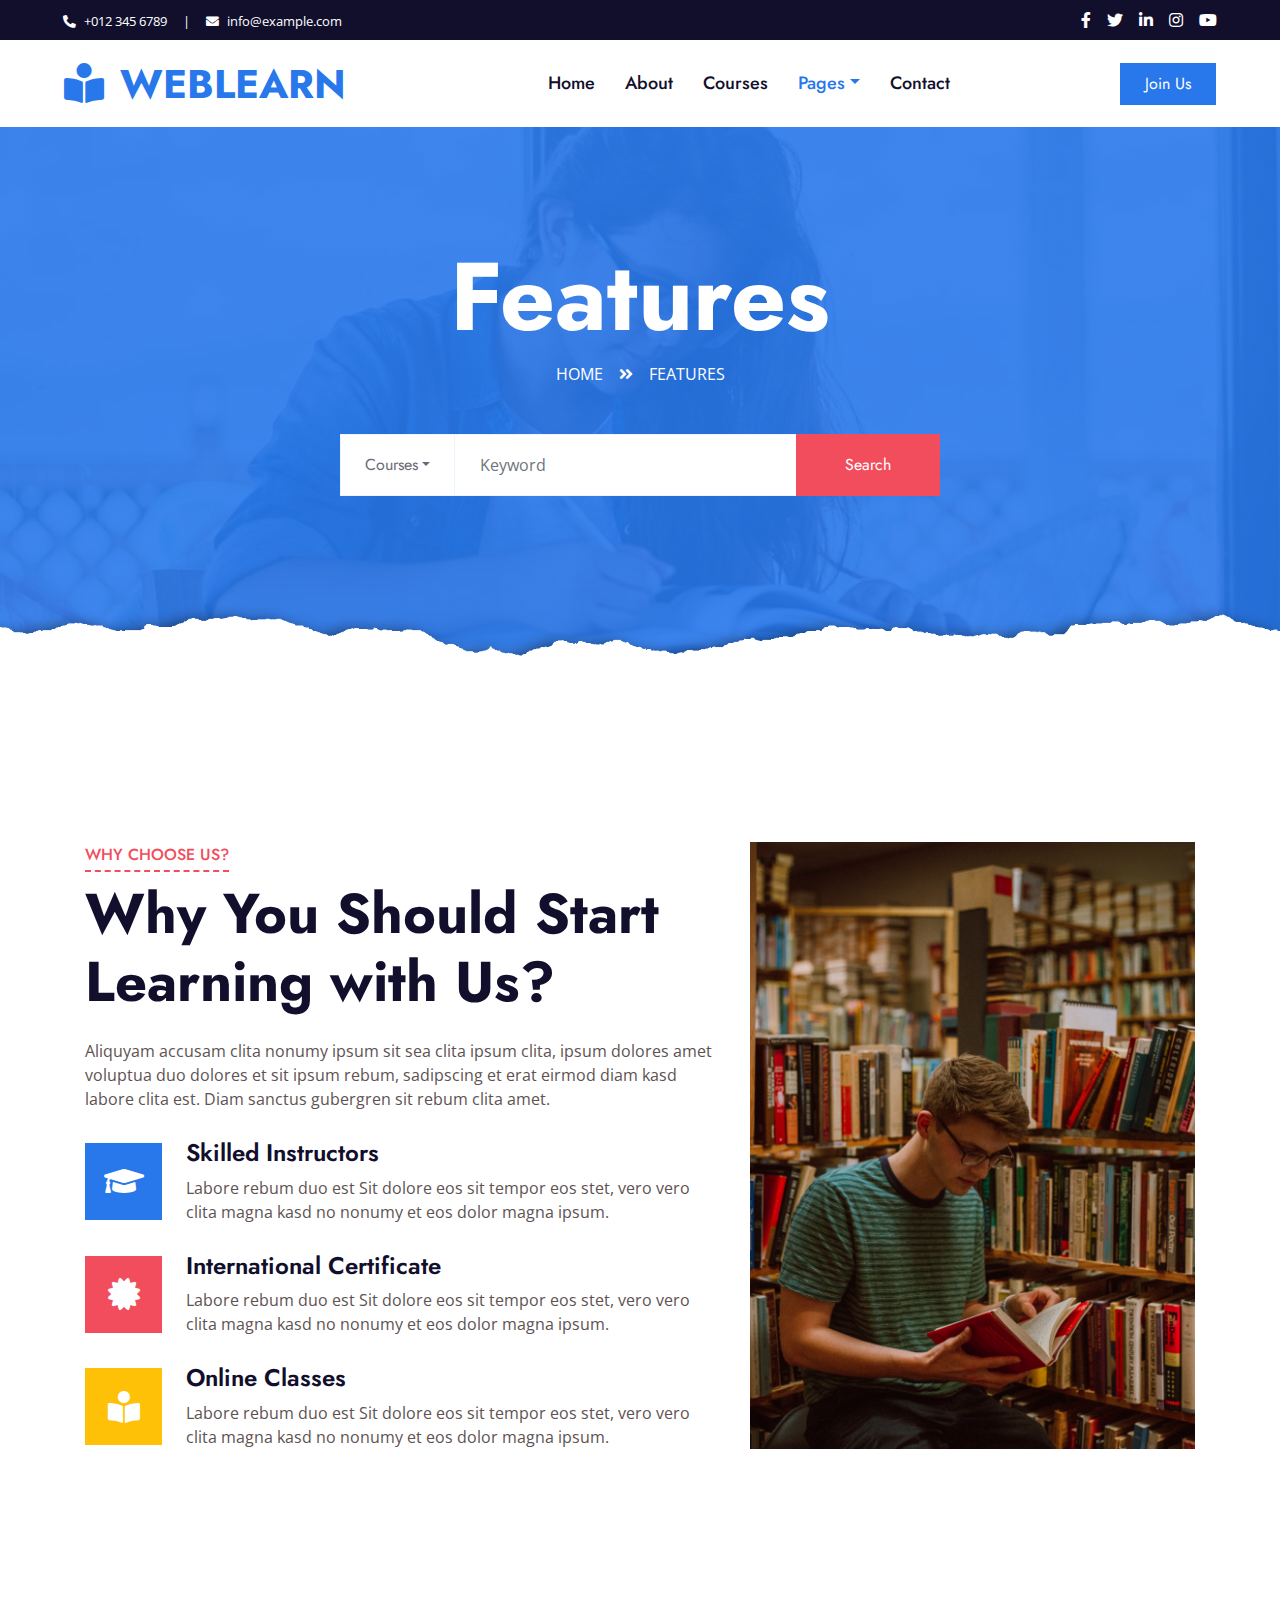
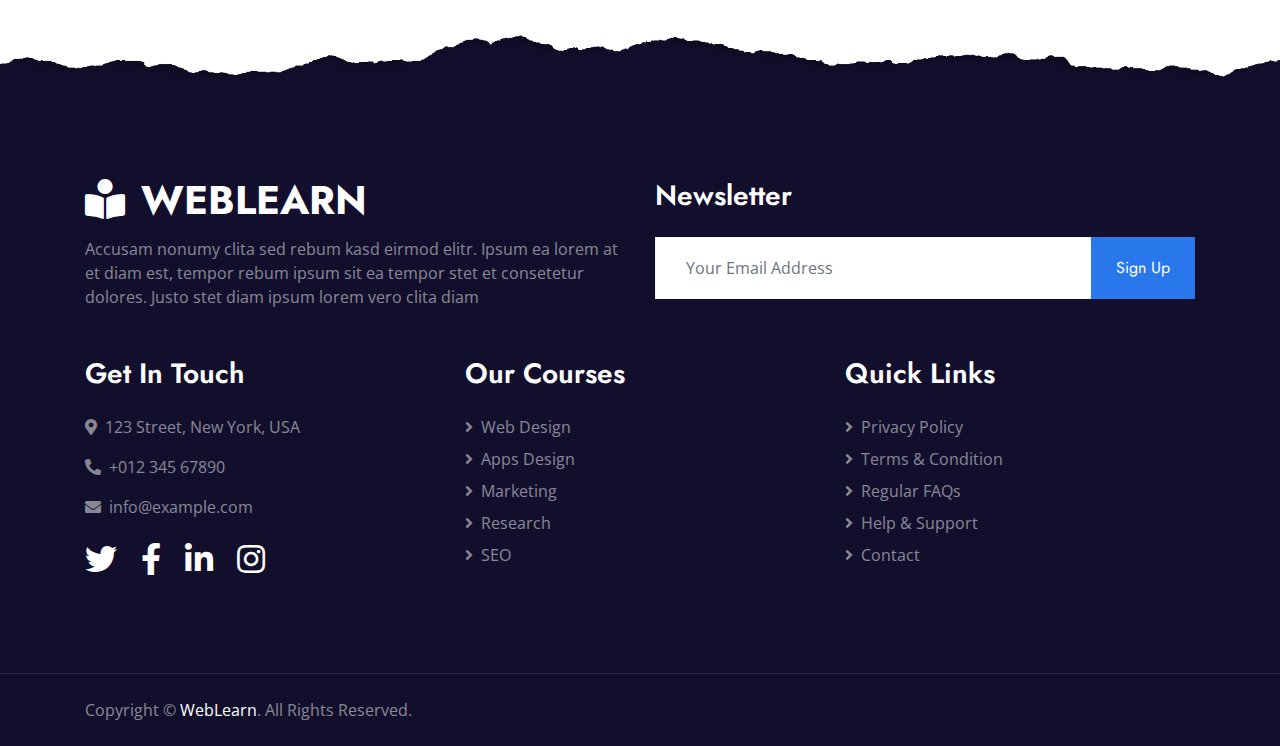
<file: feature.html>
<!DOCTYPE html>
<html lang="en">

<head>
    <meta charset="utf-8">
    <title>WebLearn - Online Education Website</title>
    <meta content="width=device-width, initial-scale=1.0" name="viewport">
    <meta content="Free HTML Templates" name="keywords">
    <meta content="Free HTML Templates" name="description">

    <!-- Favicon -->
    <link href="img/favicon.ico" rel="icon">

    <!-- Google Web Fonts -->
    <link rel="preconnect" href="https://fonts.gstatic.com">
    <link href="https://fonts.googleapis.com/css2?family=Jost:wght@500;600;700&family=Open+Sans:wght@400;600&display=swap" rel="stylesheet"> 

    <!-- Font Awesome -->
    <link href="https://cdnjs.cloudflare.com/ajax/libs/font-awesome/5.10.0/css/all.min.css" rel="stylesheet">

    <!-- Libraries Stylesheet -->
    <link href="lib/owlcarousel/assets/owl.carousel.min.css" rel="stylesheet">

    <!-- Customized Bootstrap Stylesheet -->
    <link href="css/style.css" rel="stylesheet">
</head>

<body>
    <!-- Topbar Start -->
    <div class="container-fluid bg-dark">
        <div class="row py-2 px-lg-5">
            <div class="col-lg-6 text-center text-lg-left mb-2 mb-lg-0">
                <div class="d-inline-flex align-items-center text-white">
                    <small><i class="fa fa-phone-alt mr-2"></i>+012 345 6789</small>
                    <small class="px-3">|</small>
                    <small><i class="fa fa-envelope mr-2"></i>info@example.com</small>
                </div>
            </div>
            <div class="col-lg-6 text-center text-lg-right">
                <div class="d-inline-flex align-items-center">
                    <a class="text-white px-2" href="">
                        <i class="fab fa-facebook-f"></i>
                    </a>
                    <a class="text-white px-2" href="">
                        <i class="fab fa-twitter"></i>
                    </a>
                    <a class="text-white px-2" href="">
                        <i class="fab fa-linkedin-in"></i>
                    </a>
                    <a class="text-white px-2" href="">
                        <i class="fab fa-instagram"></i>
                    </a>
                    <a class="text-white pl-2" href="">
                        <i class="fab fa-youtube"></i>
                    </a>
                </div>
            </div>
        </div>
    </div>
    <!-- Topbar End -->


    <!-- Navbar Start -->
    <div class="container-fluid p-0">
        <nav class="navbar navbar-expand-lg bg-white navbar-light py-3 py-lg-0 px-lg-5">
            <a href="index.html" class="navbar-brand ml-lg-3">
                <h1 class="m-0 text-uppercase text-primary"><i class="fa fa-book-reader mr-3"></i>WebLearn</h1>
            </a>
            <button type="button" class="navbar-toggler" data-toggle="collapse" data-target="#navbarCollapse">
                <span class="navbar-toggler-icon"></span>
            </button>
            <div class="collapse navbar-collapse justify-content-between px-lg-3" id="navbarCollapse">
                <div class="navbar-nav mx-auto py-0">
                    <a href="index.html" class="nav-item nav-link">Home</a>
                    <a href="about.html" class="nav-item nav-link">About</a>
                    <a href="course.html" class="nav-item nav-link">Courses</a>
                    <div class="nav-item dropdown">
                        <a href="#" class="nav-link dropdown-toggle active" data-toggle="dropdown">Pages</a>
                        <div class="dropdown-menu m-0">
                            <a href="detail.html" class="dropdown-item">Course Detail</a>
                            <a href="feature.html" class="dropdown-item active">Our Features</a>
                            <a href="team.html" class="dropdown-item">Instructors</a>
                            <a href="testimonial.html" class="dropdown-item">Testimonial</a>
                        </div>
                    </div>
                    <a href="contact.html" class="nav-item nav-link">Contact</a>
                </div>
                <a href="" class="btn btn-primary py-2 px-4 d-none d-lg-block">Join Us</a>
            </div>
        </nav>
    </div>
    <!-- Navbar End -->


    <!-- Header Start -->
    <div class="jumbotron jumbotron-fluid page-header position-relative overlay-bottom" style="margin-bottom: 90px;">
        <div class="container text-center py-5">
            <h1 class="text-white display-1">Features</h1>
            <div class="d-inline-flex text-white mb-5">
                <p class="m-0 text-uppercase"><a class="text-white" href="">Home</a></p>
                <i class="fa fa-angle-double-right pt-1 px-3"></i>
                <p class="m-0 text-uppercase">Features</p>
            </div>
            <div class="mx-auto mb-5" style="width: 100%; max-width: 600px;">
                <div class="input-group">
                    <div class="input-group-prepend">
                        <button class="btn btn-outline-light bg-white text-body px-4 dropdown-toggle" type="button" data-toggle="dropdown"
                            aria-haspopup="true" aria-expanded="false">Courses</button>
                        <div class="dropdown-menu">
                            <a class="dropdown-item" href="#">Courses 1</a>
                            <a class="dropdown-item" href="#">Courses 2</a>
                            <a class="dropdown-item" href="#">Courses 3</a>
                        </div>
                    </div>
                    <input type="text" class="form-control border-light" style="padding: 30px 25px;" placeholder="Keyword">
                    <div class="input-group-append">
                        <button class="btn btn-secondary px-4 px-lg-5">Search</button>
                    </div>
                </div>
            </div>
        </div>
    </div>
    <!-- Header End -->


    <!-- Feature Start -->
    <div class="container-fluid py-5">
        <div class="container py-5">
            <div class="row">
                <div class="col-lg-7 mb-5 mb-lg-0">
                    <div class="section-title position-relative mb-4">
                        <h6 class="d-inline-block position-relative text-secondary text-uppercase pb-2">Why Choose Us?</h6>
                        <h1 class="display-4">Why You Should Start Learning with Us?</h1>
                    </div>
                    <p class="mb-4 pb-2">Aliquyam accusam clita nonumy ipsum sit sea clita ipsum clita, ipsum dolores amet voluptua duo dolores et sit ipsum rebum, sadipscing et erat eirmod diam kasd labore clita est. Diam sanctus gubergren sit rebum clita amet.</p>
                    <div class="d-flex mb-3">
                        <div class="btn-icon bg-primary mr-4">
                            <i class="fa fa-2x fa-graduation-cap text-white"></i>
                        </div>
                        <div class="mt-n1">
                            <h4>Skilled Instructors</h4>
                            <p>Labore rebum duo est Sit dolore eos sit tempor eos stet, vero vero clita magna kasd no nonumy et eos dolor magna ipsum.</p>
                        </div>
                    </div>
                    <div class="d-flex mb-3">
                        <div class="btn-icon bg-secondary mr-4">
                            <i class="fa fa-2x fa-certificate text-white"></i>
                        </div>
                        <div class="mt-n1">
                            <h4>International Certificate</h4>
                            <p>Labore rebum duo est Sit dolore eos sit tempor eos stet, vero vero clita magna kasd no nonumy et eos dolor magna ipsum.</p>
                        </div>
                    </div>
                    <div class="d-flex">
                        <div class="btn-icon bg-warning mr-4">
                            <i class="fa fa-2x fa-book-reader text-white"></i>
                        </div>
                        <div class="mt-n1">
                            <h4>Online Classes</h4>
                            <p class="m-0">Labore rebum duo est Sit dolore eos sit tempor eos stet, vero vero clita magna kasd no nonumy et eos dolor magna ipsum.</p>
                        </div>
                    </div>
                </div>
                <div class="col-lg-5" style="min-height: 500px;">
                    <div class="position-relative h-100">
                        <img class="position-absolute w-100 h-100" src="img/feature.jpg" style="object-fit: cover;">
                    </div>
                </div>
            </div>
        </div>
    </div>
    <!-- Feature Start -->


    <!-- Footer Start -->
    <div class="container-fluid position-relative overlay-top bg-dark text-white-50 py-5" style="margin-top: 90px;">
        <div class="container mt-5 pt-5">
            <div class="row">
                <div class="col-md-6 mb-5">
                    <a href="index.html" class="navbar-brand">
                        <h1 class="mt-n2 text-uppercase text-white"><i class="fa fa-book-reader mr-3"></i>WebLearn</h1>
                    </a>
                    <p class="m-0">Accusam nonumy clita sed rebum kasd eirmod elitr. Ipsum ea lorem at et diam est, tempor rebum ipsum sit ea tempor stet et consetetur dolores. Justo stet diam ipsum lorem vero clita diam</p>
                </div>
                <div class="col-md-6 mb-5">
                    <h3 class="text-white mb-4">Newsletter</h3>
                    <div class="w-100">
                        <div class="input-group">
                            <input type="text" class="form-control border-light" style="padding: 30px;" placeholder="Your Email Address">
                            <div class="input-group-append">
                                <button class="btn btn-primary px-4">Sign Up</button>
                            </div>
                        </div>
                    </div>
                </div>
            </div>
            <div class="row">
                <div class="col-md-4 mb-5">
                    <h3 class="text-white mb-4">Get In Touch</h3>
                    <p><i class="fa fa-map-marker-alt mr-2"></i>123 Street, New York, USA</p>
                    <p><i class="fa fa-phone-alt mr-2"></i>+012 345 67890</p>
                    <p><i class="fa fa-envelope mr-2"></i>info@example.com</p>
                    <div class="d-flex justify-content-start mt-4">
                        <a class="text-white mr-4" href="#"><i class="fab fa-2x fa-twitter"></i></a>
                        <a class="text-white mr-4" href="#"><i class="fab fa-2x fa-facebook-f"></i></a>
                        <a class="text-white mr-4" href="#"><i class="fab fa-2x fa-linkedin-in"></i></a>
                        <a class="text-white" href="#"><i class="fab fa-2x fa-instagram"></i></a>
                    </div>
                </div>
                <div class="col-md-4 mb-5">
                    <h3 class="text-white mb-4">Our Courses</h3>
                    <div class="d-flex flex-column justify-content-start">
                        <a class="text-white-50 mb-2" href="#"><i class="fa fa-angle-right mr-2"></i>Web Design</a>
                        <a class="text-white-50 mb-2" href="#"><i class="fa fa-angle-right mr-2"></i>Apps Design</a>
                        <a class="text-white-50 mb-2" href="#"><i class="fa fa-angle-right mr-2"></i>Marketing</a>
                        <a class="text-white-50 mb-2" href="#"><i class="fa fa-angle-right mr-2"></i>Research</a>
                        <a class="text-white-50" href="#"><i class="fa fa-angle-right mr-2"></i>SEO</a>
                    </div>
                </div>
                <div class="col-md-4 mb-5">
                    <h3 class="text-white mb-4">Quick Links</h3>
                    <div class="d-flex flex-column justify-content-start">
                        <a class="text-white-50 mb-2" href="#"><i class="fa fa-angle-right mr-2"></i>Privacy Policy</a>
                        <a class="text-white-50 mb-2" href="#"><i class="fa fa-angle-right mr-2"></i>Terms & Condition</a>
                        <a class="text-white-50 mb-2" href="#"><i class="fa fa-angle-right mr-2"></i>Regular FAQs</a>
                        <a class="text-white-50 mb-2" href="#"><i class="fa fa-angle-right mr-2"></i>Help & Support</a>
                        <a class="text-white-50" href="#"><i class="fa fa-angle-right mr-2"></i>Contact</a>
                    </div>
                </div>
            </div>
        </div>
    </div>
    <div class="container-fluid bg-dark text-white-50 border-top py-4" style="border-color: rgba(256, 256, 256, .1) !important;">
        <div class="container">
            <div class="row">
                <div class="col-md-6 text-center text-md-left mb-3 mb-md-0">
                    <p class="m-0">Copyright &copy; <a class="text-white" href="#">WebLearn</a>. All Rights Reserved.
                    </p>
                </div>
                
            </div>
        </div>
    </div>
    <!-- Footer End -->


    <!-- Back to Top -->
    <a href="#" class="btn btn-lg btn-primary rounded-0 btn-lg-square back-to-top"><i class="fa fa-angle-double-up"></i></a>


    <!-- JavaScript Libraries -->
    <script src="https://code.jquery.com/jquery-3.4.1.min.js"></script>
    <script src="https://stackpath.bootstrapcdn.com/bootstrap/4.4.1/js/bootstrap.bundle.min.js"></script>
    <script src="lib/easing/easing.min.js"></script>
    <script src="lib/waypoints/waypoints.min.js"></script>
    <script src="lib/counterup/counterup.min.js"></script>
    <script src="lib/owlcarousel/owl.carousel.min.js"></script>

    <!-- Template Javascript -->
    <script src="js/main.js"></script>
</body>

</html>
</file>
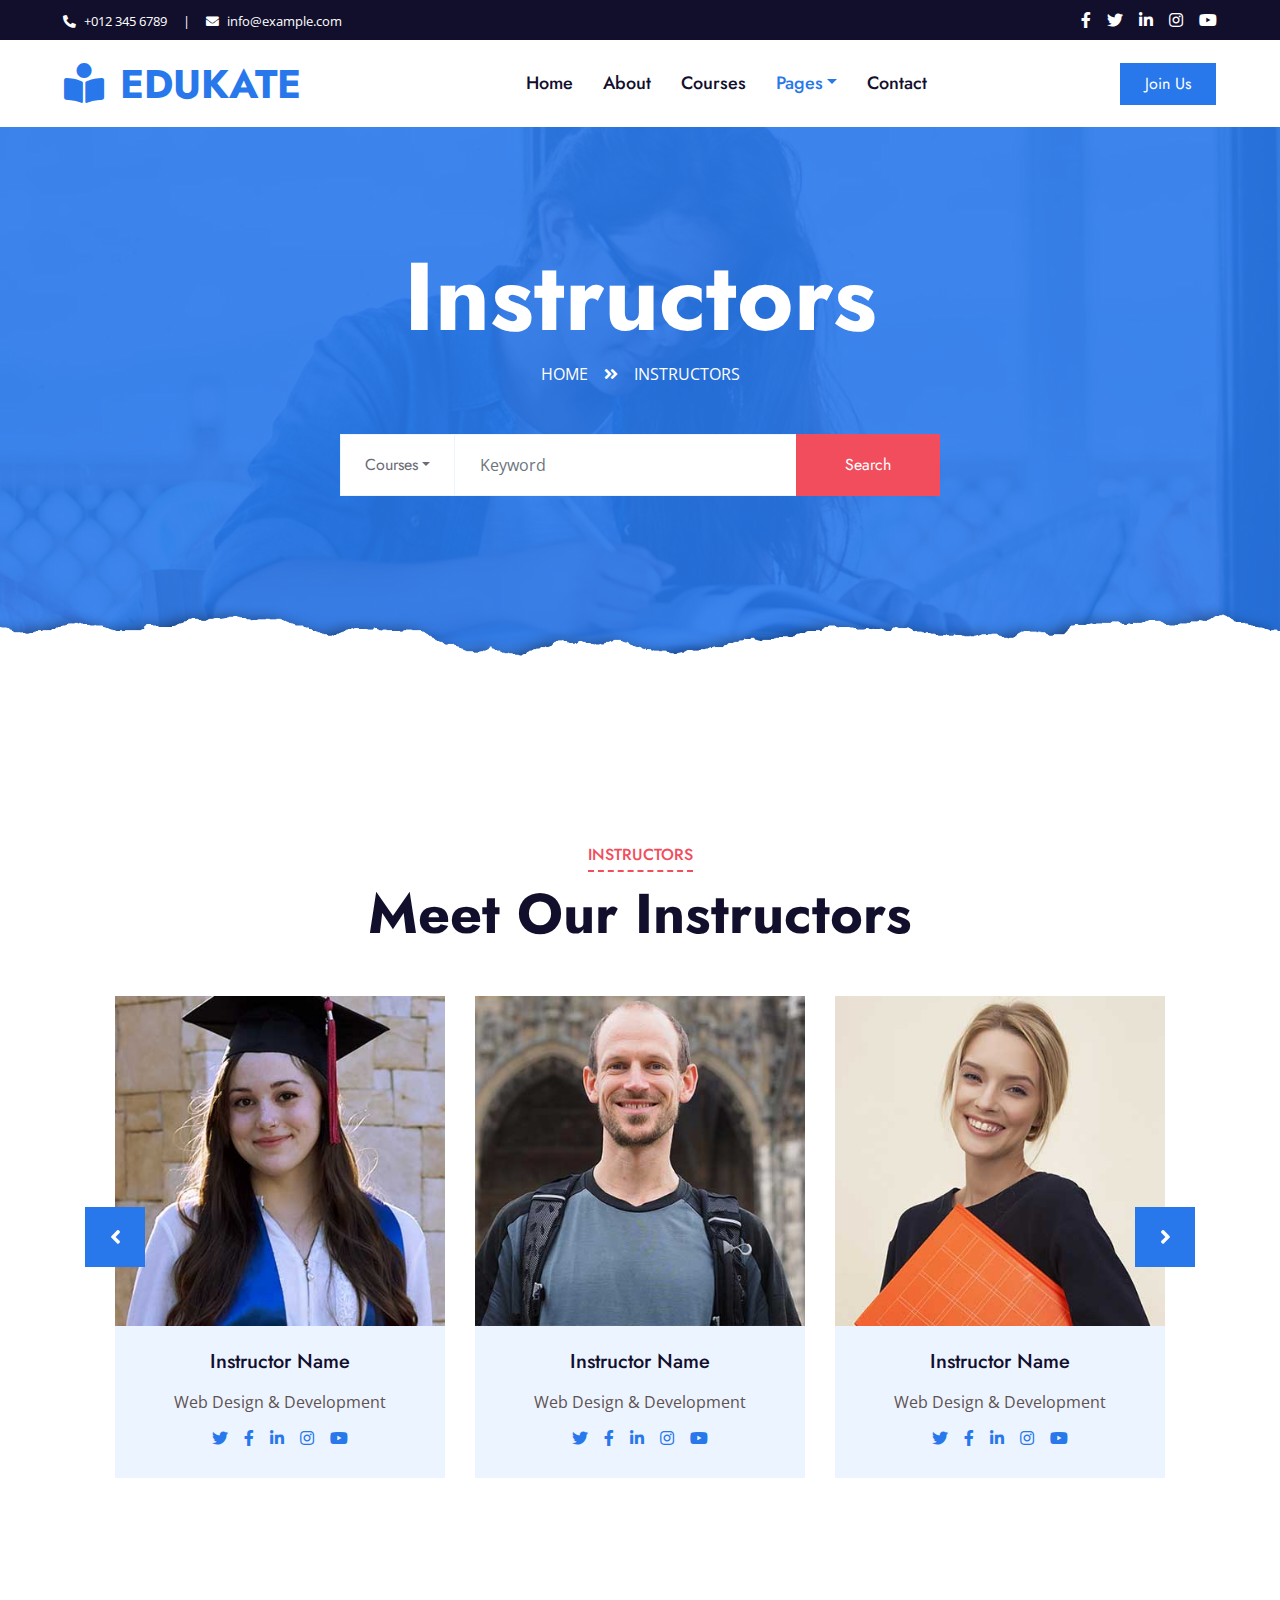
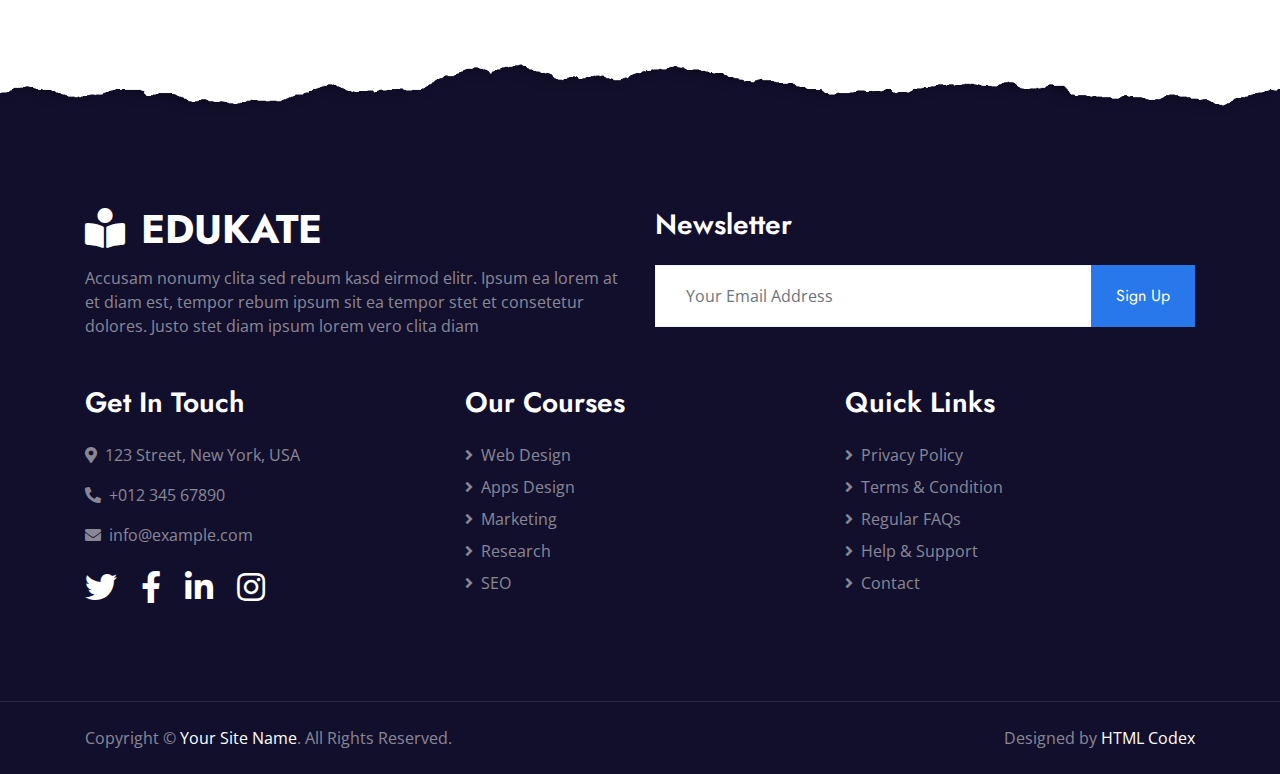
<file: team.html>
<!DOCTYPE html>
<html lang="en">

<head>
    <meta charset="utf-8">
    <title>Edukate - Online Education Website Template</title>
    <meta content="width=device-width, initial-scale=1.0" name="viewport">
    <meta content="Free HTML Templates" name="keywords">
    <meta content="Free HTML Templates" name="description">

    <!-- Favicon -->
    <link href="img/favicon.ico" rel="icon">

    <!-- Google Web Fonts -->
    <link rel="preconnect" href="https://fonts.gstatic.com">
    <link href="https://fonts.googleapis.com/css2?family=Jost:wght@500;600;700&family=Open+Sans:wght@400;600&display=swap" rel="stylesheet"> 

    <!-- Font Awesome -->
    <link href="https://cdnjs.cloudflare.com/ajax/libs/font-awesome/5.10.0/css/all.min.css" rel="stylesheet">

    <!-- Libraries Stylesheet -->
    <link href="lib/owlcarousel/assets/owl.carousel.min.css" rel="stylesheet">

    <!-- Customized Bootstrap Stylesheet -->
    <link href="css/style.css" rel="stylesheet">
</head>

<body>
    <!-- Topbar Start -->
    <div class="container-fluid bg-dark">
        <div class="row py-2 px-lg-5">
            <div class="col-lg-6 text-center text-lg-left mb-2 mb-lg-0">
                <div class="d-inline-flex align-items-center text-white">
                    <small><i class="fa fa-phone-alt mr-2"></i>+012 345 6789</small>
                    <small class="px-3">|</small>
                    <small><i class="fa fa-envelope mr-2"></i>info@example.com</small>
                </div>
            </div>
            <div class="col-lg-6 text-center text-lg-right">
                <div class="d-inline-flex align-items-center">
                    <a class="text-white px-2" href="">
                        <i class="fab fa-facebook-f"></i>
                    </a>
                    <a class="text-white px-2" href="">
                        <i class="fab fa-twitter"></i>
                    </a>
                    <a class="text-white px-2" href="">
                        <i class="fab fa-linkedin-in"></i>
                    </a>
                    <a class="text-white px-2" href="">
                        <i class="fab fa-instagram"></i>
                    </a>
                    <a class="text-white pl-2" href="">
                        <i class="fab fa-youtube"></i>
                    </a>
                </div>
            </div>
        </div>
    </div>
    <!-- Topbar End -->


    <!-- Navbar Start -->
    <div class="container-fluid p-0">
        <nav class="navbar navbar-expand-lg bg-white navbar-light py-3 py-lg-0 px-lg-5">
            <a href="index.html" class="navbar-brand ml-lg-3">
                <h1 class="m-0 text-uppercase text-primary"><i class="fa fa-book-reader mr-3"></i>Edukate</h1>
            </a>
            <button type="button" class="navbar-toggler" data-toggle="collapse" data-target="#navbarCollapse">
                <span class="navbar-toggler-icon"></span>
            </button>
            <div class="collapse navbar-collapse justify-content-between px-lg-3" id="navbarCollapse">
                <div class="navbar-nav mx-auto py-0">
                    <a href="index.html" class="nav-item nav-link">Home</a>
                    <a href="about.html" class="nav-item nav-link">About</a>
                    <a href="course.html" class="nav-item nav-link">Courses</a>
                    <div class="nav-item dropdown">
                        <a href="#" class="nav-link dropdown-toggle active" data-toggle="dropdown">Pages</a>
                        <div class="dropdown-menu m-0">
                            <a href="detail.html" class="dropdown-item">Course Detail</a>
                            <a href="feature.html" class="dropdown-item">Our Features</a>
                            <a href="team.html" class="dropdown-item active">Instructors</a>
                            <a href="testimonial.html" class="dropdown-item">Testimonial</a>
                        </div>
                    </div>
                    <a href="contact.html" class="nav-item nav-link">Contact</a>
                </div>
                <a href="" class="btn btn-primary py-2 px-4 d-none d-lg-block">Join Us</a>
            </div>
        </nav>
    </div>
    <!-- Navbar End -->


    <!-- Header Start -->
    <div class="jumbotron jumbotron-fluid page-header position-relative overlay-bottom" style="margin-bottom: 90px;">
        <div class="container text-center py-5">
            <h1 class="text-white display-1">Instructors</h1>
            <div class="d-inline-flex text-white mb-5">
                <p class="m-0 text-uppercase"><a class="text-white" href="">Home</a></p>
                <i class="fa fa-angle-double-right pt-1 px-3"></i>
                <p class="m-0 text-uppercase">Instructors</p>
            </div>
            <div class="mx-auto mb-5" style="width: 100%; max-width: 600px;">
                <div class="input-group">
                    <div class="input-group-prepend">
                        <button class="btn btn-outline-light bg-white text-body px-4 dropdown-toggle" type="button" data-toggle="dropdown"
                            aria-haspopup="true" aria-expanded="false">Courses</button>
                        <div class="dropdown-menu">
                            <a class="dropdown-item" href="#">Courses 1</a>
                            <a class="dropdown-item" href="#">Courses 2</a>
                            <a class="dropdown-item" href="#">Courses 3</a>
                        </div>
                    </div>
                    <input type="text" class="form-control border-light" style="padding: 30px 25px;" placeholder="Keyword">
                    <div class="input-group-append">
                        <button class="btn btn-secondary px-4 px-lg-5">Search</button>
                    </div>
                </div>
            </div>
        </div>
    </div>
    <!-- Header End -->


    <!-- Team Start -->
    <div class="container-fluid py-5">
        <div class="container py-5">
            <div class="section-title text-center position-relative mb-5">
                <h6 class="d-inline-block position-relative text-secondary text-uppercase pb-2">Instructors</h6>
                <h1 class="display-4">Meet Our Instructors</h1>
            </div>
            <div class="owl-carousel team-carousel position-relative" style="padding: 0 30px;">
                <div class="team-item">
                    <img class="img-fluid w-100" src="img/team-1.jpg" alt="">
                    <div class="bg-light text-center p-4">
                        <h5 class="mb-3">Instructor Name</h5>
                        <p class="mb-2">Web Design & Development</p>
                        <div class="d-flex justify-content-center">
                            <a class="mx-1 p-1" href="#"><i class="fab fa-twitter"></i></a>
                            <a class="mx-1 p-1" href="#"><i class="fab fa-facebook-f"></i></a>
                            <a class="mx-1 p-1" href="#"><i class="fab fa-linkedin-in"></i></a>
                            <a class="mx-1 p-1" href="#"><i class="fab fa-instagram"></i></a>
                            <a class="mx-1 p-1" href="#"><i class="fab fa-youtube"></i></a>
                        </div>
                    </div>
                </div>
                <div class="team-item">
                    <img class="img-fluid w-100" src="img/team-2.jpg" alt="">
                    <div class="bg-light text-center p-4">
                        <h5 class="mb-3">Instructor Name</h5>
                        <p class="mb-2">Web Design & Development</p>
                        <div class="d-flex justify-content-center">
                            <a class="mx-1 p-1" href="#"><i class="fab fa-twitter"></i></a>
                            <a class="mx-1 p-1" href="#"><i class="fab fa-facebook-f"></i></a>
                            <a class="mx-1 p-1" href="#"><i class="fab fa-linkedin-in"></i></a>
                            <a class="mx-1 p-1" href="#"><i class="fab fa-instagram"></i></a>
                            <a class="mx-1 p-1" href="#"><i class="fab fa-youtube"></i></a>
                        </div>
                    </div>
                </div>
                <div class="team-item">
                    <img class="img-fluid w-100" src="img/team-3.jpg" alt="">
                    <div class="bg-light text-center p-4">
                        <h5 class="mb-3">Instructor Name</h5>
                        <p class="mb-2">Web Design & Development</p>
                        <div class="d-flex justify-content-center">
                            <a class="mx-1 p-1" href="#"><i class="fab fa-twitter"></i></a>
                            <a class="mx-1 p-1" href="#"><i class="fab fa-facebook-f"></i></a>
                            <a class="mx-1 p-1" href="#"><i class="fab fa-linkedin-in"></i></a>
                            <a class="mx-1 p-1" href="#"><i class="fab fa-instagram"></i></a>
                            <a class="mx-1 p-1" href="#"><i class="fab fa-youtube"></i></a>
                        </div>
                    </div>
                </div>
                <div class="team-item">
                    <img class="img-fluid w-100" src="img/team-4.jpg" alt="">
                    <div class="bg-light text-center p-4">
                        <h5 class="mb-3">Instructor Name</h5>
                        <p class="mb-2">Web Design & Development</p>
                        <div class="d-flex justify-content-center">
                            <a class="mx-1 p-1" href="#"><i class="fab fa-twitter"></i></a>
                            <a class="mx-1 p-1" href="#"><i class="fab fa-facebook-f"></i></a>
                            <a class="mx-1 p-1" href="#"><i class="fab fa-linkedin-in"></i></a>
                            <a class="mx-1 p-1" href="#"><i class="fab fa-instagram"></i></a>
                            <a class="mx-1 p-1" href="#"><i class="fab fa-youtube"></i></a>
                        </div>
                    </div>
                </div>
            </div>
        </div>
    </div>
    <!-- Team End -->


    <!-- Footer Start -->
    <div class="container-fluid position-relative overlay-top bg-dark text-white-50 py-5" style="margin-top: 90px;">
        <div class="container mt-5 pt-5">
            <div class="row">
                <div class="col-md-6 mb-5">
                    <a href="index.html" class="navbar-brand">
                        <h1 class="mt-n2 text-uppercase text-white"><i class="fa fa-book-reader mr-3"></i>Edukate</h1>
                    </a>
                    <p class="m-0">Accusam nonumy clita sed rebum kasd eirmod elitr. Ipsum ea lorem at et diam est, tempor rebum ipsum sit ea tempor stet et consetetur dolores. Justo stet diam ipsum lorem vero clita diam</p>
                </div>
                <div class="col-md-6 mb-5">
                    <h3 class="text-white mb-4">Newsletter</h3>
                    <div class="w-100">
                        <div class="input-group">
                            <input type="text" class="form-control border-light" style="padding: 30px;" placeholder="Your Email Address">
                            <div class="input-group-append">
                                <button class="btn btn-primary px-4">Sign Up</button>
                            </div>
                        </div>
                    </div>
                </div>
            </div>
            <div class="row">
                <div class="col-md-4 mb-5">
                    <h3 class="text-white mb-4">Get In Touch</h3>
                    <p><i class="fa fa-map-marker-alt mr-2"></i>123 Street, New York, USA</p>
                    <p><i class="fa fa-phone-alt mr-2"></i>+012 345 67890</p>
                    <p><i class="fa fa-envelope mr-2"></i>info@example.com</p>
                    <div class="d-flex justify-content-start mt-4">
                        <a class="text-white mr-4" href="#"><i class="fab fa-2x fa-twitter"></i></a>
                        <a class="text-white mr-4" href="#"><i class="fab fa-2x fa-facebook-f"></i></a>
                        <a class="text-white mr-4" href="#"><i class="fab fa-2x fa-linkedin-in"></i></a>
                        <a class="text-white" href="#"><i class="fab fa-2x fa-instagram"></i></a>
                    </div>
                </div>
                <div class="col-md-4 mb-5">
                    <h3 class="text-white mb-4">Our Courses</h3>
                    <div class="d-flex flex-column justify-content-start">
                        <a class="text-white-50 mb-2" href="#"><i class="fa fa-angle-right mr-2"></i>Web Design</a>
                        <a class="text-white-50 mb-2" href="#"><i class="fa fa-angle-right mr-2"></i>Apps Design</a>
                        <a class="text-white-50 mb-2" href="#"><i class="fa fa-angle-right mr-2"></i>Marketing</a>
                        <a class="text-white-50 mb-2" href="#"><i class="fa fa-angle-right mr-2"></i>Research</a>
                        <a class="text-white-50" href="#"><i class="fa fa-angle-right mr-2"></i>SEO</a>
                    </div>
                </div>
                <div class="col-md-4 mb-5">
                    <h3 class="text-white mb-4">Quick Links</h3>
                    <div class="d-flex flex-column justify-content-start">
                        <a class="text-white-50 mb-2" href="#"><i class="fa fa-angle-right mr-2"></i>Privacy Policy</a>
                        <a class="text-white-50 mb-2" href="#"><i class="fa fa-angle-right mr-2"></i>Terms & Condition</a>
                        <a class="text-white-50 mb-2" href="#"><i class="fa fa-angle-right mr-2"></i>Regular FAQs</a>
                        <a class="text-white-50 mb-2" href="#"><i class="fa fa-angle-right mr-2"></i>Help & Support</a>
                        <a class="text-white-50" href="#"><i class="fa fa-angle-right mr-2"></i>Contact</a>
                    </div>
                </div>
            </div>
        </div>
    </div>
    <div class="container-fluid bg-dark text-white-50 border-top py-4" style="border-color: rgba(256, 256, 256, .1) !important;">
        <div class="container">
            <div class="row">
                <div class="col-md-6 text-center text-md-left mb-3 mb-md-0">
                    <p class="m-0">Copyright &copy; <a class="text-white" href="#">Your Site Name</a>. All Rights Reserved.
                    </p>
                </div>
                <div class="col-md-6 text-center text-md-right">
                    <p class="m-0">Designed by <a class="text-white" href="https://htmlcodex.com">HTML Codex</a>
                    </p>
                </div>
            </div>
        </div>
    </div>
    <!-- Footer End -->


    <!-- Back to Top -->
    <a href="#" class="btn btn-lg btn-primary rounded-0 btn-lg-square back-to-top"><i class="fa fa-angle-double-up"></i></a>


    <!-- JavaScript Libraries -->
    <script src="https://code.jquery.com/jquery-3.4.1.min.js"></script>
    <script src="https://stackpath.bootstrapcdn.com/bootstrap/4.4.1/js/bootstrap.bundle.min.js"></script>
    <script src="lib/easing/easing.min.js"></script>
    <script src="lib/waypoints/waypoints.min.js"></script>
    <script src="lib/counterup/counterup.min.js"></script>
    <script src="lib/owlcarousel/owl.carousel.min.js"></script>

    <!-- Template Javascript -->
    <script src="js/main.js"></script>
</body>

</html>
</file>
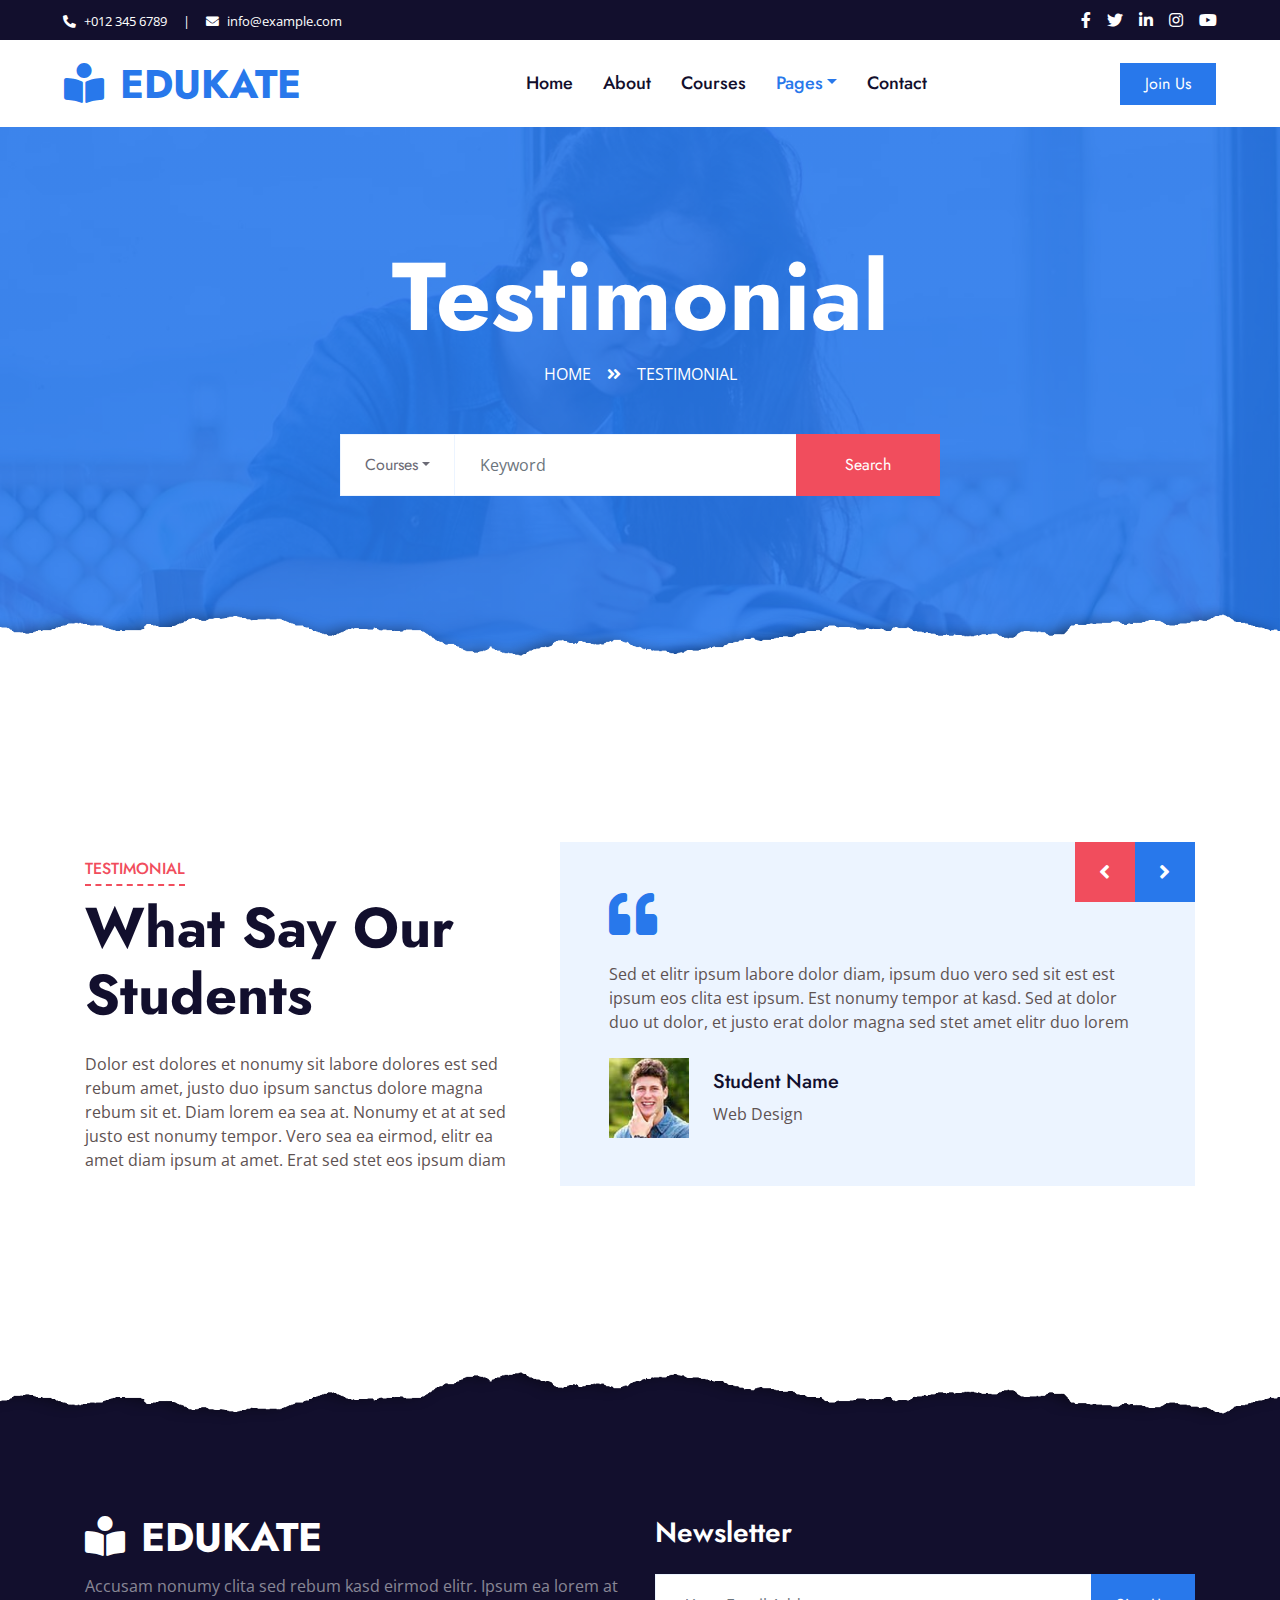
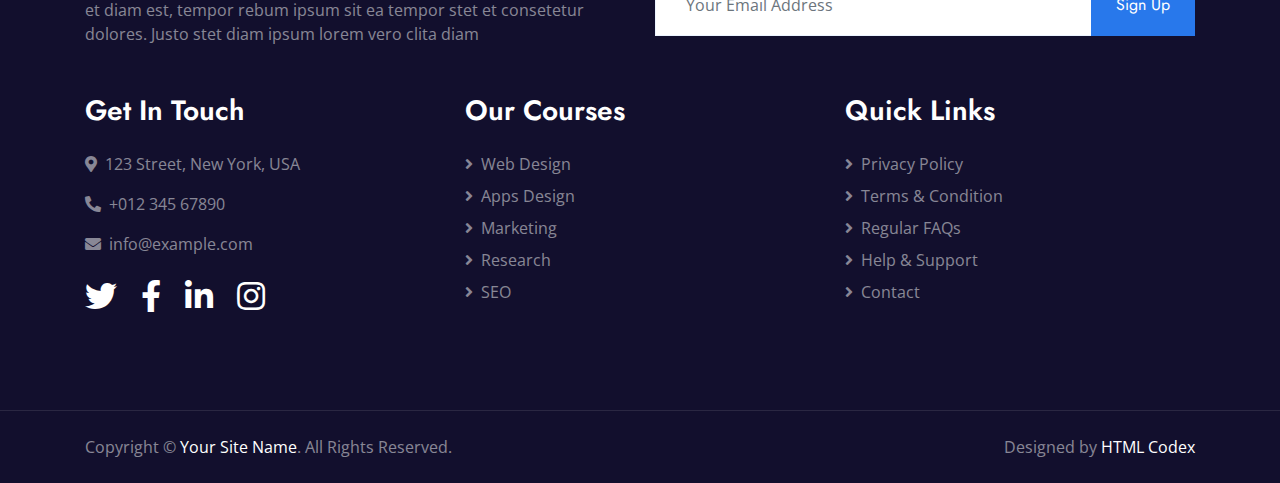
<file: testimonial.html>
<!DOCTYPE html>
<html lang="en">

<head>
    <meta charset="utf-8">
    <title>Edukate - Online Education Website Template</title>
    <meta content="width=device-width, initial-scale=1.0" name="viewport">
    <meta content="Free HTML Templates" name="keywords">
    <meta content="Free HTML Templates" name="description">

    <!-- Favicon -->
    <link href="img/favicon.ico" rel="icon">

    <!-- Google Web Fonts -->
    <link rel="preconnect" href="https://fonts.gstatic.com">
    <link href="https://fonts.googleapis.com/css2?family=Jost:wght@500;600;700&family=Open+Sans:wght@400;600&display=swap" rel="stylesheet"> 

    <!-- Font Awesome -->
    <link href="https://cdnjs.cloudflare.com/ajax/libs/font-awesome/5.10.0/css/all.min.css" rel="stylesheet">

    <!-- Libraries Stylesheet -->
    <link href="lib/owlcarousel/assets/owl.carousel.min.css" rel="stylesheet">

    <!-- Customized Bootstrap Stylesheet -->
    <link href="css/style.css" rel="stylesheet">
</head>

<body>
    <!-- Topbar Start -->
    <div class="container-fluid bg-dark">
        <div class="row py-2 px-lg-5">
            <div class="col-lg-6 text-center text-lg-left mb-2 mb-lg-0">
                <div class="d-inline-flex align-items-center text-white">
                    <small><i class="fa fa-phone-alt mr-2"></i>+012 345 6789</small>
                    <small class="px-3">|</small>
                    <small><i class="fa fa-envelope mr-2"></i>info@example.com</small>
                </div>
            </div>
            <div class="col-lg-6 text-center text-lg-right">
                <div class="d-inline-flex align-items-center">
                    <a class="text-white px-2" href="">
                        <i class="fab fa-facebook-f"></i>
                    </a>
                    <a class="text-white px-2" href="">
                        <i class="fab fa-twitter"></i>
                    </a>
                    <a class="text-white px-2" href="">
                        <i class="fab fa-linkedin-in"></i>
                    </a>
                    <a class="text-white px-2" href="">
                        <i class="fab fa-instagram"></i>
                    </a>
                    <a class="text-white pl-2" href="">
                        <i class="fab fa-youtube"></i>
                    </a>
                </div>
            </div>
        </div>
    </div>
    <!-- Topbar End -->


    <!-- Navbar Start -->
    <div class="container-fluid p-0">
        <nav class="navbar navbar-expand-lg bg-white navbar-light py-3 py-lg-0 px-lg-5">
            <a href="index.html" class="navbar-brand ml-lg-3">
                <h1 class="m-0 text-uppercase text-primary"><i class="fa fa-book-reader mr-3"></i>Edukate</h1>
            </a>
            <button type="button" class="navbar-toggler" data-toggle="collapse" data-target="#navbarCollapse">
                <span class="navbar-toggler-icon"></span>
            </button>
            <div class="collapse navbar-collapse justify-content-between px-lg-3" id="navbarCollapse">
                <div class="navbar-nav mx-auto py-0">
                    <a href="index.html" class="nav-item nav-link">Home</a>
                    <a href="about.html" class="nav-item nav-link">About</a>
                    <a href="course.html" class="nav-item nav-link">Courses</a>
                    <div class="nav-item dropdown">
                        <a href="#" class="nav-link dropdown-toggle active" data-toggle="dropdown">Pages</a>
                        <div class="dropdown-menu m-0">
                            <a href="detail.html" class="dropdown-item">Course Detail</a>
                            <a href="feature.html" class="dropdown-item">Our Features</a>
                            <a href="team.html" class="dropdown-item">Instructors</a>
                            <a href="testimonial.html" class="dropdown-item active">Testimonial</a>
                        </div>
                    </div>
                    <a href="contact.html" class="nav-item nav-link">Contact</a>
                </div>
                <a href="" class="btn btn-primary py-2 px-4 d-none d-lg-block">Join Us</a>
            </div>
        </nav>
    </div>
    <!-- Navbar End -->


    <!-- Header Start -->
    <div class="jumbotron jumbotron-fluid page-header position-relative overlay-bottom" style="margin-bottom: 90px;">
        <div class="container text-center py-5">
            <h1 class="text-white display-1">Testimonial</h1>
            <div class="d-inline-flex text-white mb-5">
                <p class="m-0 text-uppercase"><a class="text-white" href="">Home</a></p>
                <i class="fa fa-angle-double-right pt-1 px-3"></i>
                <p class="m-0 text-uppercase">Testimonial</p>
            </div>
            <div class="mx-auto mb-5" style="width: 100%; max-width: 600px;">
                <div class="input-group">
                    <div class="input-group-prepend">
                        <button class="btn btn-outline-light bg-white text-body px-4 dropdown-toggle" type="button" data-toggle="dropdown"
                            aria-haspopup="true" aria-expanded="false">Courses</button>
                        <div class="dropdown-menu">
                            <a class="dropdown-item" href="#">Courses 1</a>
                            <a class="dropdown-item" href="#">Courses 2</a>
                            <a class="dropdown-item" href="#">Courses 3</a>
                        </div>
                    </div>
                    <input type="text" class="form-control border-light" style="padding: 30px 25px;" placeholder="Keyword">
                    <div class="input-group-append">
                        <button class="btn btn-secondary px-4 px-lg-5">Search</button>
                    </div>
                </div>
            </div>
        </div>
    </div>
    <!-- Header End -->


    <!-- Testimonial Start -->
    <div class="container-fluid py-5">
        <div class="container py-5">
            <div class="row align-items-center">
                <div class="col-lg-5 mb-5 mb-lg-0">
                    <div class="section-title position-relative mb-4">
                        <h6 class="d-inline-block position-relative text-secondary text-uppercase pb-2">Testimonial</h6>
                        <h1 class="display-4">What Say Our Students</h1>
                    </div>
                    <p class="m-0">Dolor est dolores et nonumy sit labore dolores est sed rebum amet, justo duo ipsum sanctus dolore magna rebum sit et. Diam lorem ea sea at. Nonumy et at at sed justo est nonumy tempor. Vero sea ea eirmod, elitr ea amet diam ipsum at amet. Erat sed stet eos ipsum diam</p>
                </div>
                <div class="col-lg-7">
                    <div class="owl-carousel testimonial-carousel">
                        <div class="bg-light p-5">
                            <i class="fa fa-3x fa-quote-left text-primary mb-4"></i>
                            <p>Sed et elitr ipsum labore dolor diam, ipsum duo vero sed sit est est ipsum eos clita est ipsum. Est nonumy tempor at kasd. Sed at dolor duo ut dolor, et justo erat dolor magna sed stet amet elitr duo lorem</p>
                            <div class="d-flex flex-shrink-0 align-items-center mt-4">
                                <img class="img-fluid mr-4" src="img/testimonial-2.jpg" alt="">
                                <div>
                                    <h5>Student Name</h5>
                                    <span>Web Design</span>
                                </div>
                            </div>
                        </div>
                        <div class="bg-light p-5">
                            <i class="fa fa-3x fa-quote-left text-primary mb-4"></i>
                            <p>Sed et elitr ipsum labore dolor diam, ipsum duo vero sed sit est est ipsum eos clita est ipsum. Est nonumy tempor at kasd. Sed at dolor duo ut dolor, et justo erat dolor magna sed stet amet elitr duo lorem</p>
                            <div class="d-flex flex-shrink-0 align-items-center mt-4">
                                <img class="img-fluid mr-4" src="img/testimonial-1.jpg" alt="">
                                <div>
                                    <h5>Student Name</h5>
                                    <span>Web Design</span>
                                </div>
                            </div>
                        </div>
                    </div>
                </div>
            </div>
        </div>
    </div>
    <!-- Testimonial Start -->


    <!-- Footer Start -->
    <div class="container-fluid position-relative overlay-top bg-dark text-white-50 py-5" style="margin-top: 90px;">
        <div class="container mt-5 pt-5">
            <div class="row">
                <div class="col-md-6 mb-5">
                    <a href="index.html" class="navbar-brand">
                        <h1 class="mt-n2 text-uppercase text-white"><i class="fa fa-book-reader mr-3"></i>Edukate</h1>
                    </a>
                    <p class="m-0">Accusam nonumy clita sed rebum kasd eirmod elitr. Ipsum ea lorem at et diam est, tempor rebum ipsum sit ea tempor stet et consetetur dolores. Justo stet diam ipsum lorem vero clita diam</p>
                </div>
                <div class="col-md-6 mb-5">
                    <h3 class="text-white mb-4">Newsletter</h3>
                    <div class="w-100">
                        <div class="input-group">
                            <input type="text" class="form-control border-light" style="padding: 30px;" placeholder="Your Email Address">
                            <div class="input-group-append">
                                <button class="btn btn-primary px-4">Sign Up</button>
                            </div>
                        </div>
                    </div>
                </div>
            </div>
            <div class="row">
                <div class="col-md-4 mb-5">
                    <h3 class="text-white mb-4">Get In Touch</h3>
                    <p><i class="fa fa-map-marker-alt mr-2"></i>123 Street, New York, USA</p>
                    <p><i class="fa fa-phone-alt mr-2"></i>+012 345 67890</p>
                    <p><i class="fa fa-envelope mr-2"></i>info@example.com</p>
                    <div class="d-flex justify-content-start mt-4">
                        <a class="text-white mr-4" href="#"><i class="fab fa-2x fa-twitter"></i></a>
                        <a class="text-white mr-4" href="#"><i class="fab fa-2x fa-facebook-f"></i></a>
                        <a class="text-white mr-4" href="#"><i class="fab fa-2x fa-linkedin-in"></i></a>
                        <a class="text-white" href="#"><i class="fab fa-2x fa-instagram"></i></a>
                    </div>
                </div>
                <div class="col-md-4 mb-5">
                    <h3 class="text-white mb-4">Our Courses</h3>
                    <div class="d-flex flex-column justify-content-start">
                        <a class="text-white-50 mb-2" href="#"><i class="fa fa-angle-right mr-2"></i>Web Design</a>
                        <a class="text-white-50 mb-2" href="#"><i class="fa fa-angle-right mr-2"></i>Apps Design</a>
                        <a class="text-white-50 mb-2" href="#"><i class="fa fa-angle-right mr-2"></i>Marketing</a>
                        <a class="text-white-50 mb-2" href="#"><i class="fa fa-angle-right mr-2"></i>Research</a>
                        <a class="text-white-50" href="#"><i class="fa fa-angle-right mr-2"></i>SEO</a>
                    </div>
                </div>
                <div class="col-md-4 mb-5">
                    <h3 class="text-white mb-4">Quick Links</h3>
                    <div class="d-flex flex-column justify-content-start">
                        <a class="text-white-50 mb-2" href="#"><i class="fa fa-angle-right mr-2"></i>Privacy Policy</a>
                        <a class="text-white-50 mb-2" href="#"><i class="fa fa-angle-right mr-2"></i>Terms & Condition</a>
                        <a class="text-white-50 mb-2" href="#"><i class="fa fa-angle-right mr-2"></i>Regular FAQs</a>
                        <a class="text-white-50 mb-2" href="#"><i class="fa fa-angle-right mr-2"></i>Help & Support</a>
                        <a class="text-white-50" href="#"><i class="fa fa-angle-right mr-2"></i>Contact</a>
                    </div>
                </div>
            </div>
        </div>
    </div>
    <div class="container-fluid bg-dark text-white-50 border-top py-4" style="border-color: rgba(256, 256, 256, .1) !important;">
        <div class="container">
            <div class="row">
                <div class="col-md-6 text-center text-md-left mb-3 mb-md-0">
                    <p class="m-0">Copyright &copy; <a class="text-white" href="#">Your Site Name</a>. All Rights Reserved.
                    </p>
                </div>
                <div class="col-md-6 text-center text-md-right">
                    <p class="m-0">Designed by <a class="text-white" href="https://htmlcodex.com">HTML Codex</a>
                    </p>
                </div>
            </div>
        </div>
    </div>
    <!-- Footer End -->


    <!-- Back to Top -->
    <a href="#" class="btn btn-lg btn-primary rounded-0 btn-lg-square back-to-top"><i class="fa fa-angle-double-up"></i></a>


    <!-- JavaScript Libraries -->
    <script src="https://code.jquery.com/jquery-3.4.1.min.js"></script>
    <script src="https://stackpath.bootstrapcdn.com/bootstrap/4.4.1/js/bootstrap.bundle.min.js"></script>
    <script src="lib/easing/easing.min.js"></script>
    <script src="lib/waypoints/waypoints.min.js"></script>
    <script src="lib/counterup/counterup.min.js"></script>
    <script src="lib/owlcarousel/owl.carousel.min.js"></script>

    <!-- Template Javascript -->
    <script src="js/main.js"></script>
</body>

</html>
</file>
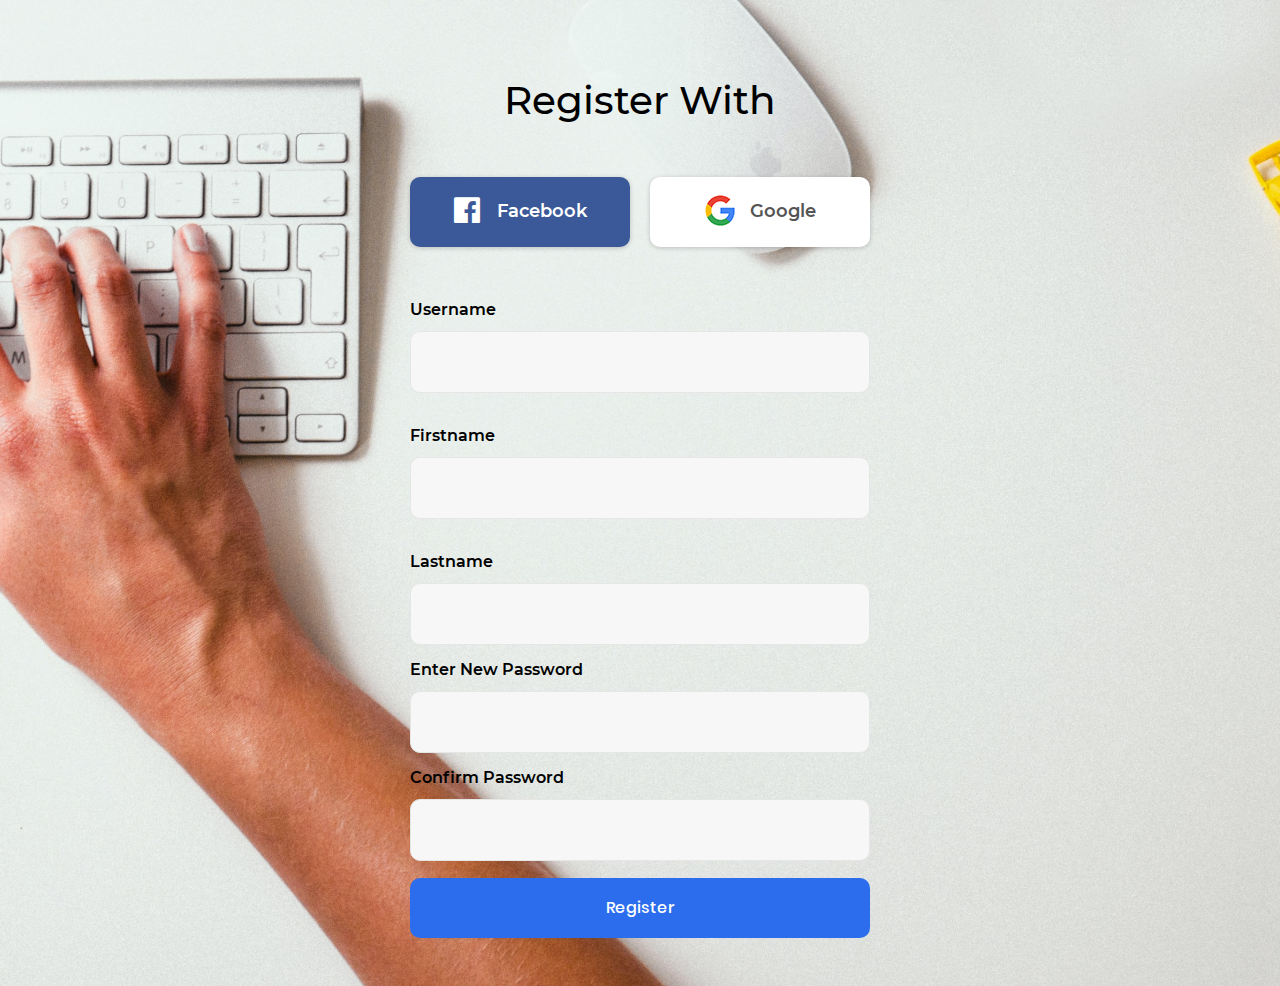
<file: Register_v5/rindex.html>
<!DOCTYPE html>
<html lang="en">
<head>
	<title>WebLearn-Register</WebLearn-Login></title>
	<meta charset="UTF-8">
	<meta name="viewport" content="width=device-width, initial-scale=1">
<!--===============================================================================================-->	
	<link rel="icon" type="image/png" href="images/icons/favicon.ico"/>
<!--===============================================================================================-->
	<link rel="stylesheet" type="text/css" href="vendor/bootstrap/css/bootstrap.min.css">
<!--===============================================================================================-->
	<link rel="stylesheet" type="text/css" href="fonts/font-awesome-4.7.0/css/font-awesome.min.css">
<!--===============================================================================================-->
	<link rel="stylesheet" type="text/css" href="fonts/Linearicons-Free-v1.0.0/icon-font.min.css">
<!--===============================================================================================-->
	<link rel="stylesheet" type="text/css" href="vendor/animate/animate.css">
<!--===============================================================================================-->	
	<link rel="stylesheet" type="text/css" href="vendor/css-hamburgers/hamburgers.min.css">
<!--===============================================================================================-->
	<link rel="stylesheet" type="text/css" href="vendor/animsition/css/animsition.min.css">
<!--===============================================================================================-->
	<link rel="stylesheet" type="text/css" href="vendor/select2/select2.min.css">
<!--===============================================================================================-->	
	<link rel="stylesheet" type="text/css" href="vendor/daterangepicker/daterangepicker.css">
<!--===============================================================================================-->
	<link rel="stylesheet" type="text/css" href="css/util.css">
	<link rel="stylesheet" type="text/css" href="css/main.css">
<!--===============================================================================================-->
</head>
<body>
	
	<div class="limiter">
		<div class="container-login100" style="background-image: url('images/damian-zaleski-RYyr-k3Ysqg-unsplash.jpg');">
			<div class="wrap-login100 p-l-110 p-r-110 p-t-62 p-b-33">
				<form class="login100-form validate-form flex-sb flex-w">
					<span class="login100-form-title p-b-53">
						Register  With
					</span>

					<a href="#" class="btn-face m-b-20">
						<i class="fa fa-facebook-official"></i>
						Facebook
					</a>

					<a href="#" class="btn-google m-b-20">
						<img src="images/icons/icon-google.png" alt="GOOGLE">
						Google
					</a>
					
					<div class="p-t-31 p-b-9">
						<span class="txt1">
							Username
						</span>
					</div>
					<div class="wrap-input100 validate-input" data-validate = "Username is required">
						<input class="input100" type="text" name="username" >
						<span class="focus-input100"></span>
					</div>
					<div class="p-t-31 p-b-9">
						<span class="txt1">
							Firstname
						</span>
					</div>
					<div class="wrap-input100 validate-input" data-validate = "Firstname is required">
						<input class="input100" type="text" name="Firstname" >
						<span class="focus-input100"></span>
					</div>
					<div class="p-t-31 p-b-9">
						<span class="txt1">
							Lastname
						</span>
					</div>
					<div class="wrap-input100 validate-input" data-validate = "Lastname is required">
						<input class="input100" type="text" name="Lastname" >
						<span class="focus-input100"></span>
					</div>
					
					<div class="p-t-13 p-b-9">
						<span class="txt1">
						Enter New	Password
						</span>

					</div>
					<div class="wrap-input100 validate-input" data-validate = "New Password is required">
						<input class="input100" type="password" name="Npass" >
						<span class="focus-input100"></span>
					</div>
                    <div class="p-t-13 p-b-9">
						<span class="txt1">
						Confirm	Password
						</span>

					</div>
					<div class="wrap-input100 validate-input" data-validate = "Confirm Password is required">
						<input class="input100" type="password" name="Cpass" >
						<span class="focus-input100"></span>
					</div>
					<div class="container-login100-form-btn m-t-17">
						<button class="login100-form-btn" href="../Signin_v5/sindex.html">
							Register
						</button>
					</div>

					
					</div>
				</form>
			</div>
		</div>
	</div>
	

	<div id="dropDownSelect1"></div>
	
<!--===============================================================================================-->
	<script src="vendor/jquery/jquery-3.2.1.min.js"></script>
<!--===============================================================================================-->
	<script src="vendor/animsition/js/animsition.min.js"></script>
<!--===============================================================================================-->
	<script src="vendor/bootstrap/js/popper.js"></script>
	<script src="vendor/bootstrap/js/bootstrap.min.js"></script>
<!--===============================================================================================-->
	<script src="vendor/select2/select2.min.js"></script>
<!--===============================================================================================-->
	<script src="vendor/daterangepicker/moment.min.js"></script>
	<script src="vendor/daterangepicker/daterangepicker.js"></script>
<!--===============================================================================================-->
	<script src="vendor/countdowntime/countdowntime.js"></script>
<!--===============================================================================================-->
	<script src="js/main.js"></script>

</body>
</html>
</file>
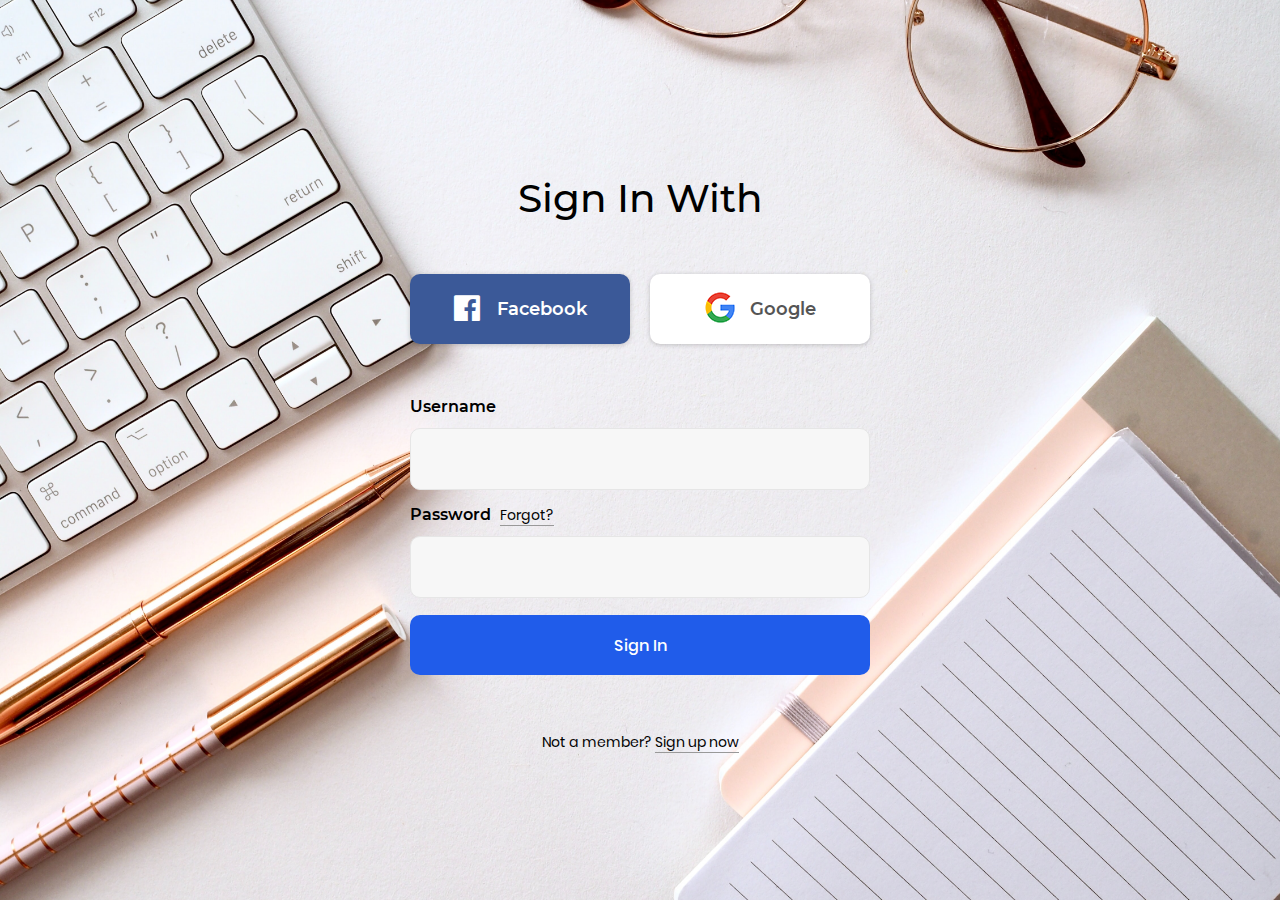
<file: Signin_v5/sindex.html>
<!DOCTYPE html>
<html lang="en">
<head>
	<title>WebLearn-Login</WebLearn-Login></title>
	<meta charset="UTF-8">
	<meta name="viewport" content="width=device-width, initial-scale=1">
<!--===============================================================================================-->	
	<link rel="icon" type="image/png" href="images/icons/favicon.ico"/>
<!--===============================================================================================-->
	<link rel="stylesheet" type="text/css" href="vendor/bootstrap/css/bootstrap.min.css">
<!--===============================================================================================-->
	<link rel="stylesheet" type="text/css" href="fonts/font-awesome-4.7.0/css/font-awesome.min.css">
<!--===============================================================================================-->
	<link rel="stylesheet" type="text/css" href="fonts/Linearicons-Free-v1.0.0/icon-font.min.css">
<!--===============================================================================================-->
	<link rel="stylesheet" type="text/css" href="vendor/animate/animate.css">
<!--===============================================================================================-->	
	<link rel="stylesheet" type="text/css" href="vendor/css-hamburgers/hamburgers.min.css">
<!--===============================================================================================-->
	<link rel="stylesheet" type="text/css" href="vendor/animsition/css/animsition.min.css">
<!--===============================================================================================-->
	<link rel="stylesheet" type="text/css" href="vendor/select2/select2.min.css">
<!--===============================================================================================-->	
	<link rel="stylesheet" type="text/css" href="vendor/daterangepicker/daterangepicker.css">
<!--===============================================================================================-->
	<link rel="stylesheet" type="text/css" href="css/util.css">
	<link rel="stylesheet" type="text/css" href="css/main.css">
<!--===============================================================================================-->
</head>
<body>
	
	<div class="limiter">
		<div class="container-login100" style="background-image: url('images/jess-bailey-q10VITrVYUM-unsplash.jpg');">
			<div class="wrap-login100 p-l-110 p-r-110 p-t-62 p-b-33">
				<form class="login100-form validate-form flex-sb flex-w">
					<span class="login100-form-title p-b-53">
						Sign In With
					</span>

					<a href="#" class="btn-face m-b-20">
						<i class="fa fa-facebook-official"></i>
						Facebook
					</a>

					<a href="#" class="btn-google m-b-20">
						<img src="images/icons/icon-google.png" alt="GOOGLE">
						Google
					</a>
					
					<div class="p-t-31 p-b-9">
						<span class="txt1">
							Username
						</span>
					</div>
					<div class="wrap-input100 validate-input" data-validate = "Username is required">
						<input class="input100" type="text" name="username" >
						<span class="focus-input100"></span>
					</div>
					
					<div class="p-t-13 p-b-9">
						<span class="txt1">
							Password
						</span>

						<a href="#" class="txt2 bo1 m-l-5">
							Forgot?
						</a>
					</div>
					<div class="wrap-input100 validate-input" data-validate = "Password is required">
						<input class="input100" type="password" name="pass" >
						<span class="focus-input100"></span>
					</div>

					<div class="container-login100-form-btn m-t-17">
						<button class="login100-form-btn" href="index.html">
							Sign In
						</button>
					</div>

					<div class="w-full text-center p-t-55">
						<span class="txt2">
							Not a member?
						</span>

						<a href="../Register_v5/rindex.html" class="txt2 bo1">
							Sign up now
						</a>
					</div>
				</form>
			</div>
		</div>
	</div>
	

	<div id="dropDownSelect1"></div>
	
<!--===============================================================================================-->
	<script src="vendor/jquery/jquery-3.2.1.min.js"></script>
<!--===============================================================================================-->
	<script src="vendor/animsition/js/animsition.min.js"></script>
<!--===============================================================================================-->
	<script src="vendor/bootstrap/js/popper.js"></script>
	<script src="vendor/bootstrap/js/bootstrap.min.js"></script>
<!--===============================================================================================-->
	<script src="vendor/select2/select2.min.js"></script>
<!--===============================================================================================-->
	<script src="vendor/daterangepicker/moment.min.js"></script>
	<script src="vendor/daterangepicker/daterangepicker.js"></script>
<!--===============================================================================================-->
	<script src="vendor/countdowntime/countdowntime.js"></script>
<!--===============================================================================================-->
	<script src="js/main.js"></script>

</body>
</html>
</file>
<file: Register_v5/vendor/daterangepicker/daterangepicker.css>
.daterangepicker {
  position: absolute;
  color: inherit;
  background-color: #fff;
  border-radius: 4px;
  width: 278px;
  padding: 4px;
  margin-top: 1px;
  top: 100px;
  left: 20px;
  /* Calendars */ }
  .daterangepicker:before, .daterangepicker:after {
    position: absolute;
    display: inline-block;
    border-bottom-color: rgba(0, 0, 0, 0.2);
    content: ''; }
  .daterangepicker:before {
    top: -7px;
    border-right: 7px solid transparent;
    border-left: 7px solid transparent;
    border-bottom: 7px solid #ccc; }
  .daterangepicker:after {
    top: -6px;
    border-right: 6px solid transparent;
    border-bottom: 6px solid #fff;
    border-left: 6px solid transparent; }
  .daterangepicker.opensleft:before {
    right: 9px; }
  .daterangepicker.opensleft:after {
    right: 10px; }
  .daterangepicker.openscenter:before {
    left: 0;
    right: 0;
    width: 0;
    margin-left: auto;
    margin-right: auto; }
  .daterangepicker.openscenter:after {
    left: 0;
    right: 0;
    width: 0;
    margin-left: auto;
    margin-right: auto; }
  .daterangepicker.opensright:before {
    left: 9px; }
  .daterangepicker.opensright:after {
    left: 10px; }
  .daterangepicker.dropup {
    margin-top: -5px; }
    .daterangepicker.dropup:before {
      top: initial;
      bottom: -7px;
      border-bottom: initial;
      border-top: 7px solid #ccc; }
    .daterangepicker.dropup:after {
      top: initial;
      bottom: -6px;
      border-bottom: initial;
      border-top: 6px solid #fff; }
  .daterangepicker.dropdown-menu {
    max-width: none;
    z-index: 3001; }
  .daterangepicker.single .ranges, .daterangepicker.single .calendar {
    float: none; }
  .daterangepicker.show-calendar .calendar {
    display: block; }
  .daterangepicker .calendar {
    display: none;
    max-width: 270px;
    margin: 4px; }
    .daterangepicker .calendar.single .calendar-table {
      border: none; }
    .daterangepicker .calendar th, .daterangepicker .calendar td {
      white-space: nowrap;
      text-align: center;
      min-width: 32px; }
  .daterangepicker .calendar-table {
    border: 1px solid #fff;
    padding: 4px;
    border-radius: 4px;
    background-color: #fff; }
  .daterangepicker table {
    width: 100%;
    margin: 0; }
  .daterangepicker td, .daterangepicker th {
    text-align: center;
    width: 20px;
    height: 20px;
    border-radius: 4px;
    border: 1px solid transparent;
    white-space: nowrap;
    cursor: pointer; }
    .daterangepicker td.available:hover, .daterangepicker th.available:hover {
      background-color: #eee;
      border-color: transparent;
      color: inherit; }
    .daterangepicker td.week, .daterangepicker th.week {
      font-size: 80%;
      color: #ccc; }
  .daterangepicker td.off, .daterangepicker td.off.in-range, .daterangepicker td.off.start-date, .daterangepicker td.off.end-date {
    background-color: #fff;
    border-color: transparent;
    color: #999; }
  .daterangepicker td.in-range {
    background-color: #ebf4f8;
    border-color: transparent;
    color: #000;
    border-radius: 0; }
  .daterangepicker td.start-date {
    border-radius: 4px 0 0 4px; }
  .daterangepicker td.end-date {
    border-radius: 0 4px 4px 0; }
  .daterangepicker td.start-date.end-date {
    border-radius: 4px; }
  .daterangepicker td.active, .daterangepicker td.active:hover {
    background-color: #357ebd;
    border-color: transparent;
    color: #fff; }
  .daterangepicker th.month {
    width: auto; }
  .daterangepicker td.disabled, .daterangepicker option.disabled {
    color: #999;
    cursor: not-allowed;
    text-decoration: line-through; }
  .daterangepicker select.monthselect, .daterangepicker select.yearselect {
    font-size: 12px;
    padding: 1px;
    height: auto;
    margin: 0;
    cursor: default; }
  .daterangepicker select.monthselect {
    margin-right: 2%;
    width: 56%; }
  .daterangepicker select.yearselect {
    width: 40%; }
  .daterangepicker select.hourselect, .daterangepicker select.minuteselect, .daterangepicker select.secondselect, .daterangepicker select.ampmselect {
    width: 50px;
    margin-bottom: 0; }
  .daterangepicker .input-mini {
    border: 1px solid #ccc;
    border-radius: 4px;
    color: #555;
    height: 30px;
    line-height: 30px;
    display: block;
    vertical-align: middle;
    margin: 0 0 5px 0;
    padding: 0 6px 0 28px;
    width: 100%; }
    .daterangepicker .input-mini.active {
      border: 1px solid #08c;
      border-radius: 4px; }
  .daterangepicker .daterangepicker_input {
    position: relative; }
    .daterangepicker .daterangepicker_input i {
      position: absolute;
      left: 8px;
      top: 8px; }
  .daterangepicker.rtl .input-mini {
    padding-right: 28px;
    padding-left: 6px; }
  .daterangepicker.rtl .daterangepicker_input i {
    left: auto;
    right: 8px; }
  .daterangepicker .calendar-time {
    text-align: center;
    margin: 5px auto;
    line-height: 30px;
    position: relative;
    padding-left: 28px; }
    .daterangepicker .calendar-time select.disabled {
      color: #ccc;
      cursor: not-allowed; }

.ranges {
  font-size: 11px;
  float: none;
  margin: 4px;
  text-align: left; }
  .ranges ul {
    list-style: none;
    margin: 0 auto;
    padding: 0;
    width: 100%; }
  .ranges li {
    font-size: 13px;
    background-color: #f5f5f5;
    border: 1px solid #f5f5f5;
    border-radius: 4px;
    color: #08c;
    padding: 3px 12px;
    margin-bottom: 8px;
    cursor: pointer; }
    .ranges li:hover {
      background-color: #08c;
      border: 1px solid #08c;
      color: #fff; }
    .ranges li.active {
      background-color: #08c;
      border: 1px solid #08c;
      color: #fff; }

/*  Larger Screen Styling */
@media (min-width: 564px) {
  .daterangepicker {
    width: auto; }
    .daterangepicker .ranges ul {
      width: 160px; }
    .daterangepicker.single .ranges ul {
      width: 100%; }
    .daterangepicker.single .calendar.left {
      clear: none; }
    .daterangepicker.single.ltr .ranges, .daterangepicker.single.ltr .calendar {
      float: left; }
    .daterangepicker.single.rtl .ranges, .daterangepicker.single.rtl .calendar {
      float: right; }
    .daterangepicker.ltr {
      direction: ltr;
      text-align: left; }
      .daterangepicker.ltr .calendar.left {
        clear: left;
        margin-right: 0; }
        .daterangepicker.ltr .calendar.left .calendar-table {
          border-right: none;
          border-top-right-radius: 0;
          border-bottom-right-radius: 0; }
      .daterangepicker.ltr .calendar.right {
        margin-left: 0; }
        .daterangepicker.ltr .calendar.right .calendar-table {
          border-left: none;
          border-top-left-radius: 0;
          border-bottom-left-radius: 0; }
      .daterangepicker.ltr .left .daterangepicker_input {
        padding-right: 12px; }
      .daterangepicker.ltr .calendar.left .calendar-table {
        padding-right: 12px; }
      .daterangepicker.ltr .ranges, .daterangepicker.ltr .calendar {
        float: left; }
    .daterangepicker.rtl {
      direction: rtl;
      text-align: right; }
      .daterangepicker.rtl .calendar.left {
        clear: right;
        margin-left: 0; }
        .daterangepicker.rtl .calendar.left .calendar-table {
          border-left: none;
          border-top-left-radius: 0;
          border-bottom-left-radius: 0; }
      .daterangepicker.rtl .calendar.right {
        margin-right: 0; }
        .daterangepicker.rtl .calendar.right .calendar-table {
          border-right: none;
          border-top-right-radius: 0;
          border-bottom-right-radius: 0; }
      .daterangepicker.rtl .left .daterangepicker_input {
        padding-left: 12px; }
      .daterangepicker.rtl .calendar.left .calendar-table {
        padding-left: 12px; }
      .daterangepicker.rtl .ranges, .daterangepicker.rtl .calendar {
        text-align: right;
        float: right; } }
@media (min-width: 730px) {
  .daterangepicker .ranges {
    width: auto; }
  .daterangepicker.ltr .ranges {
    float: left; }
  .daterangepicker.rtl .ranges {
    float: right; }
  .daterangepicker .calendar.left {
    clear: none !important; } }
</file>
<file: Register_v5/css/util.css>
/*[ FONT SIZE ]
///////////////////////////////////////////////////////////
*/
.fs-1 {font-size: 1px;}
.fs-2 {font-size: 2px;}
.fs-3 {font-size: 3px;}
.fs-4 {font-size: 4px;}
.fs-5 {font-size: 5px;}
.fs-6 {font-size: 6px;}
.fs-7 {font-size: 7px;}
.fs-8 {font-size: 8px;}
.fs-9 {font-size: 9px;}
.fs-10 {font-size: 10px;}
.fs-11 {font-size: 11px;}
.fs-12 {font-size: 12px;}
.fs-13 {font-size: 13px;}
.fs-14 {font-size: 14px;}
.fs-15 {font-size: 15px;}
.fs-16 {font-size: 16px;}
.fs-17 {font-size: 17px;}
.fs-18 {font-size: 18px;}
.fs-19 {font-size: 19px;}
.fs-20 {font-size: 20px;}
.fs-21 {font-size: 21px;}
.fs-22 {font-size: 22px;}
.fs-23 {font-size: 23px;}
.fs-24 {font-size: 24px;}
.fs-25 {font-size: 25px;}
.fs-26 {font-size: 26px;}
.fs-27 {font-size: 27px;}
.fs-28 {font-size: 28px;}
.fs-29 {font-size: 29px;}
.fs-30 {font-size: 30px;}
.fs-31 {font-size: 31px;}
.fs-32 {font-size: 32px;}
.fs-33 {font-size: 33px;}
.fs-34 {font-size: 34px;}
.fs-35 {font-size: 35px;}
.fs-36 {font-size: 36px;}
.fs-37 {font-size: 37px;}
.fs-38 {font-size: 38px;}
.fs-39 {font-size: 39px;}
.fs-40 {font-size: 40px;}
.fs-41 {font-size: 41px;}
.fs-42 {font-size: 42px;}
.fs-43 {font-size: 43px;}
.fs-44 {font-size: 44px;}
.fs-45 {font-size: 45px;}
.fs-46 {font-size: 46px;}
.fs-47 {font-size: 47px;}
.fs-48 {font-size: 48px;}
.fs-49 {font-size: 49px;}
.fs-50 {font-size: 50px;}
.fs-51 {font-size: 51px;}
.fs-52 {font-size: 52px;}
.fs-53 {font-size: 53px;}
.fs-54 {font-size: 54px;}
.fs-55 {font-size: 55px;}
.fs-56 {font-size: 56px;}
.fs-57 {font-size: 57px;}
.fs-58 {font-size: 58px;}
.fs-59 {font-size: 59px;}
.fs-60 {font-size: 60px;}
.fs-61 {font-size: 61px;}
.fs-62 {font-size: 62px;}
.fs-63 {font-size: 63px;}
.fs-64 {font-size: 64px;}
.fs-65 {font-size: 65px;}
.fs-66 {font-size: 66px;}
.fs-67 {font-size: 67px;}
.fs-68 {font-size: 68px;}
.fs-69 {font-size: 69px;}
.fs-70 {font-size: 70px;}
.fs-71 {font-size: 71px;}
.fs-72 {font-size: 72px;}
.fs-73 {font-size: 73px;}
.fs-74 {font-size: 74px;}
.fs-75 {font-size: 75px;}
.fs-76 {font-size: 76px;}
.fs-77 {font-size: 77px;}
.fs-78 {font-size: 78px;}
.fs-79 {font-size: 79px;}
.fs-80 {font-size: 80px;}
.fs-81 {font-size: 81px;}
.fs-82 {font-size: 82px;}
.fs-83 {font-size: 83px;}
.fs-84 {font-size: 84px;}
.fs-85 {font-size: 85px;}
.fs-86 {font-size: 86px;}
.fs-87 {font-size: 87px;}
.fs-88 {font-size: 88px;}
.fs-89 {font-size: 89px;}
.fs-90 {font-size: 90px;}
.fs-91 {font-size: 91px;}
.fs-92 {font-size: 92px;}
.fs-93 {font-size: 93px;}
.fs-94 {font-size: 94px;}
.fs-95 {font-size: 95px;}
.fs-96 {font-size: 96px;}
.fs-97 {font-size: 97px;}
.fs-98 {font-size: 98px;}
.fs-99 {font-size: 99px;}
.fs-100 {font-size: 100px;}
.fs-101 {font-size: 101px;}
.fs-102 {font-size: 102px;}
.fs-103 {font-size: 103px;}
.fs-104 {font-size: 104px;}
.fs-105 {font-size: 105px;}
.fs-106 {font-size: 106px;}
.fs-107 {font-size: 107px;}
.fs-108 {font-size: 108px;}
.fs-109 {font-size: 109px;}
.fs-110 {font-size: 110px;}
.fs-111 {font-size: 111px;}
.fs-112 {font-size: 112px;}
.fs-113 {font-size: 113px;}
.fs-114 {font-size: 114px;}
.fs-115 {font-size: 115px;}
.fs-116 {font-size: 116px;}
.fs-117 {font-size: 117px;}
.fs-118 {font-size: 118px;}
.fs-119 {font-size: 119px;}
.fs-120 {font-size: 120px;}
.fs-121 {font-size: 121px;}
.fs-122 {font-size: 122px;}
.fs-123 {font-size: 123px;}
.fs-124 {font-size: 124px;}
.fs-125 {font-size: 125px;}
.fs-126 {font-size: 126px;}
.fs-127 {font-size: 127px;}
.fs-128 {font-size: 128px;}
.fs-129 {font-size: 129px;}
.fs-130 {font-size: 130px;}
.fs-131 {font-size: 131px;}
.fs-132 {font-size: 132px;}
.fs-133 {font-size: 133px;}
.fs-134 {font-size: 134px;}
.fs-135 {font-size: 135px;}
.fs-136 {font-size: 136px;}
.fs-137 {font-size: 137px;}
.fs-138 {font-size: 138px;}
.fs-139 {font-size: 139px;}
.fs-140 {font-size: 140px;}
.fs-141 {font-size: 141px;}
.fs-142 {font-size: 142px;}
.fs-143 {font-size: 143px;}
.fs-144 {font-size: 144px;}
.fs-145 {font-size: 145px;}
.fs-146 {font-size: 146px;}
.fs-147 {font-size: 147px;}
.fs-148 {font-size: 148px;}
.fs-149 {font-size: 149px;}
.fs-150 {font-size: 150px;}
.fs-151 {font-size: 151px;}
.fs-152 {font-size: 152px;}
.fs-153 {font-size: 153px;}
.fs-154 {font-size: 154px;}
.fs-155 {font-size: 155px;}
.fs-156 {font-size: 156px;}
.fs-157 {font-size: 157px;}
.fs-158 {font-size: 158px;}
.fs-159 {font-size: 159px;}
.fs-160 {font-size: 160px;}
.fs-161 {font-size: 161px;}
.fs-162 {font-size: 162px;}
.fs-163 {font-size: 163px;}
.fs-164 {font-size: 164px;}
.fs-165 {font-size: 165px;}
.fs-166 {font-size: 166px;}
.fs-167 {font-size: 167px;}
.fs-168 {font-size: 168px;}
.fs-169 {font-size: 169px;}
.fs-170 {font-size: 170px;}
.fs-171 {font-size: 171px;}
.fs-172 {font-size: 172px;}
.fs-173 {font-size: 173px;}
.fs-174 {font-size: 174px;}
.fs-175 {font-size: 175px;}
.fs-176 {font-size: 176px;}
.fs-177 {font-size: 177px;}
.fs-178 {font-size: 178px;}
.fs-179 {font-size: 179px;}
.fs-180 {font-size: 180px;}
.fs-181 {font-size: 181px;}
.fs-182 {font-size: 182px;}
.fs-183 {font-size: 183px;}
.fs-184 {font-size: 184px;}
.fs-185 {font-size: 185px;}
.fs-186 {font-size: 186px;}
.fs-187 {font-size: 187px;}
.fs-188 {font-size: 188px;}
.fs-189 {font-size: 189px;}
.fs-190 {font-size: 190px;}
.fs-191 {font-size: 191px;}
.fs-192 {font-size: 192px;}
.fs-193 {font-size: 193px;}
.fs-194 {font-size: 194px;}
.fs-195 {font-size: 195px;}
.fs-196 {font-size: 196px;}
.fs-197 {font-size: 197px;}
.fs-198 {font-size: 198px;}
.fs-199 {font-size: 199px;}
.fs-200 {font-size: 200px;}

/*[ PADDING ]
///////////////////////////////////////////////////////////
*/
.p-t-0 {padding-top: 0px;}
.p-t-1 {padding-top: 1px;}
.p-t-2 {padding-top: 2px;}
.p-t-3 {padding-top: 3px;}
.p-t-4 {padding-top: 4px;}
.p-t-5 {padding-top: 5px;}
.p-t-6 {padding-top: 6px;}
.p-t-7 {padding-top: 7px;}
.p-t-8 {padding-top: 8px;}
.p-t-9 {padding-top: 9px;}
.p-t-10 {padding-top: 10px;}
.p-t-11 {padding-top: 11px;}
.p-t-12 {padding-top: 12px;}
.p-t-13 {padding-top: 13px;}
.p-t-14 {padding-top: 14px;}
.p-t-15 {padding-top: 15px;}
.p-t-16 {padding-top: 16px;}
.p-t-17 {padding-top: 17px;}
.p-t-18 {padding-top: 18px;}
.p-t-19 {padding-top: 19px;}
.p-t-20 {padding-top: 20px;}
.p-t-21 {padding-top: 21px;}
.p-t-22 {padding-top: 22px;}
.p-t-23 {padding-top: 23px;}
.p-t-24 {padding-top: 24px;}
.p-t-25 {padding-top: 25px;}
.p-t-26 {padding-top: 26px;}
.p-t-27 {padding-top: 27px;}
.p-t-28 {padding-top: 28px;}
.p-t-29 {padding-top: 29px;}
.p-t-30 {padding-top: 30px;}
.p-t-31 {padding-top: 31px;}
.p-t-32 {padding-top: 32px;}
.p-t-33 {padding-top: 33px;}
.p-t-34 {padding-top: 34px;}
.p-t-35 {padding-top: 35px;}
.p-t-36 {padding-top: 36px;}
.p-t-37 {padding-top: 37px;}
.p-t-38 {padding-top: 38px;}
.p-t-39 {padding-top: 39px;}
.p-t-40 {padding-top: 40px;}
.p-t-41 {padding-top: 41px;}
.p-t-42 {padding-top: 42px;}
.p-t-43 {padding-top: 43px;}
.p-t-44 {padding-top: 44px;}
.p-t-45 {padding-top: 45px;}
.p-t-46 {padding-top: 46px;}
.p-t-47 {padding-top: 47px;}
.p-t-48 {padding-top: 48px;}
.p-t-49 {padding-top: 49px;}
.p-t-50 {padding-top: 50px;}
.p-t-51 {padding-top: 51px;}
.p-t-52 {padding-top: 52px;}
.p-t-53 {padding-top: 53px;}
.p-t-54 {padding-top: 54px;}
.p-t-55 {padding-top: 55px;}
.p-t-56 {padding-top: 56px;}
.p-t-57 {padding-top: 57px;}
.p-t-58 {padding-top: 58px;}
.p-t-59 {padding-top: 59px;}
.p-t-60 {padding-top: 60px;}
.p-t-61 {padding-top: 61px;}
.p-t-62 {padding-top: 62px;}
.p-t-63 {padding-top: 63px;}
.p-t-64 {padding-top: 64px;}
.p-t-65 {padding-top: 65px;}
.p-t-66 {padding-top: 66px;}
.p-t-67 {padding-top: 67px;}
.p-t-68 {padding-top: 68px;}
.p-t-69 {padding-top: 69px;}
.p-t-70 {padding-top: 70px;}
.p-t-71 {padding-top: 71px;}
.p-t-72 {padding-top: 72px;}
.p-t-73 {padding-top: 73px;}
.p-t-74 {padding-top: 74px;}
.p-t-75 {padding-top: 75px;}
.p-t-76 {padding-top: 76px;}
.p-t-77 {padding-top: 77px;}
.p-t-78 {padding-top: 78px;}
.p-t-79 {padding-top: 79px;}
.p-t-80 {padding-top: 80px;}
.p-t-81 {padding-top: 81px;}
.p-t-82 {padding-top: 82px;}
.p-t-83 {padding-top: 83px;}
.p-t-84 {padding-top: 84px;}
.p-t-85 {padding-top: 85px;}
.p-t-86 {padding-top: 86px;}
.p-t-87 {padding-top: 87px;}
.p-t-88 {padding-top: 88px;}
.p-t-89 {padding-top: 89px;}
.p-t-90 {padding-top: 90px;}
.p-t-91 {padding-top: 91px;}
.p-t-92 {padding-top: 92px;}
.p-t-93 {padding-top: 93px;}
.p-t-94 {padding-top: 94px;}
.p-t-95 {padding-top: 95px;}
.p-t-96 {padding-top: 96px;}
.p-t-97 {padding-top: 97px;}
.p-t-98 {padding-top: 98px;}
.p-t-99 {padding-top: 99px;}
.p-t-100 {padding-top: 100px;}
.p-t-101 {padding-top: 101px;}
.p-t-102 {padding-top: 102px;}
.p-t-103 {padding-top: 103px;}
.p-t-104 {padding-top: 104px;}
.p-t-105 {padding-top: 105px;}
.p-t-106 {padding-top: 106px;}
.p-t-107 {padding-top: 107px;}
.p-t-108 {padding-top: 108px;}
.p-t-109 {padding-top: 109px;}
.p-t-110 {padding-top: 110px;}
.p-t-111 {padding-top: 111px;}
.p-t-112 {padding-top: 112px;}
.p-t-113 {padding-top: 113px;}
.p-t-114 {padding-top: 114px;}
.p-t-115 {padding-top: 115px;}
.p-t-116 {padding-top: 116px;}
.p-t-117 {padding-top: 117px;}
.p-t-118 {padding-top: 118px;}
.p-t-119 {padding-top: 119px;}
.p-t-120 {padding-top: 120px;}
.p-t-121 {padding-top: 121px;}
.p-t-122 {padding-top: 122px;}
.p-t-123 {padding-top: 123px;}
.p-t-124 {padding-top: 124px;}
.p-t-125 {padding-top: 125px;}
.p-t-126 {padding-top: 126px;}
.p-t-127 {padding-top: 127px;}
.p-t-128 {padding-top: 128px;}
.p-t-129 {padding-top: 129px;}
.p-t-130 {padding-top: 130px;}
.p-t-131 {padding-top: 131px;}
.p-t-132 {padding-top: 132px;}
.p-t-133 {padding-top: 133px;}
.p-t-134 {padding-top: 134px;}
.p-t-135 {padding-top: 135px;}
.p-t-136 {padding-top: 136px;}
.p-t-137 {padding-top: 137px;}
.p-t-138 {padding-top: 138px;}
.p-t-139 {padding-top: 139px;}
.p-t-140 {padding-top: 140px;}
.p-t-141 {padding-top: 141px;}
.p-t-142 {padding-top: 142px;}
.p-t-143 {padding-top: 143px;}
.p-t-144 {padding-top: 144px;}
.p-t-145 {padding-top: 145px;}
.p-t-146 {padding-top: 146px;}
.p-t-147 {padding-top: 147px;}
.p-t-148 {padding-top: 148px;}
.p-t-149 {padding-top: 149px;}
.p-t-150 {padding-top: 150px;}
.p-t-151 {padding-top: 151px;}
.p-t-152 {padding-top: 152px;}
.p-t-153 {padding-top: 153px;}
.p-t-154 {padding-top: 154px;}
.p-t-155 {padding-top: 155px;}
.p-t-156 {padding-top: 156px;}
.p-t-157 {padding-top: 157px;}
.p-t-158 {padding-top: 158px;}
.p-t-159 {padding-top: 159px;}
.p-t-160 {padding-top: 160px;}
.p-t-161 {padding-top: 161px;}
.p-t-162 {padding-top: 162px;}
.p-t-163 {padding-top: 163px;}
.p-t-164 {padding-top: 164px;}
.p-t-165 {padding-top: 165px;}
.p-t-166 {padding-top: 166px;}
.p-t-167 {padding-top: 167px;}
.p-t-168 {padding-top: 168px;}
.p-t-169 {padding-top: 169px;}
.p-t-170 {padding-top: 170px;}
.p-t-171 {padding-top: 171px;}
.p-t-172 {padding-top: 172px;}
.p-t-173 {padding-top: 173px;}
.p-t-174 {padding-top: 174px;}
.p-t-175 {padding-top: 175px;}
.p-t-176 {padding-top: 176px;}
.p-t-177 {padding-top: 177px;}
.p-t-178 {padding-top: 178px;}
.p-t-179 {padding-top: 179px;}
.p-t-180 {padding-top: 180px;}
.p-t-181 {padding-top: 181px;}
.p-t-182 {padding-top: 182px;}
.p-t-183 {padding-top: 183px;}
.p-t-184 {padding-top: 184px;}
.p-t-185 {padding-top: 185px;}
.p-t-186 {padding-top: 186px;}
.p-t-187 {padding-top: 187px;}
.p-t-188 {padding-top: 188px;}
.p-t-189 {padding-top: 189px;}
.p-t-190 {padding-top: 190px;}
.p-t-191 {padding-top: 191px;}
.p-t-192 {padding-top: 192px;}
.p-t-193 {padding-top: 193px;}
.p-t-194 {padding-top: 194px;}
.p-t-195 {padding-top: 195px;}
.p-t-196 {padding-top: 196px;}
.p-t-197 {padding-top: 197px;}
.p-t-198 {padding-top: 198px;}
.p-t-199 {padding-top: 199px;}
.p-t-200 {padding-top: 200px;}
.p-t-201 {padding-top: 201px;}
.p-t-202 {padding-top: 202px;}
.p-t-203 {padding-top: 203px;}
.p-t-204 {padding-top: 204px;}
.p-t-205 {padding-top: 205px;}
.p-t-206 {padding-top: 206px;}
.p-t-207 {padding-top: 207px;}
.p-t-208 {padding-top: 208px;}
.p-t-209 {padding-top: 209px;}
.p-t-210 {padding-top: 210px;}
.p-t-211 {padding-top: 211px;}
.p-t-212 {padding-top: 212px;}
.p-t-213 {padding-top: 213px;}
.p-t-214 {padding-top: 214px;}
.p-t-215 {padding-top: 215px;}
.p-t-216 {padding-top: 216px;}
.p-t-217 {padding-top: 217px;}
.p-t-218 {padding-top: 218px;}
.p-t-219 {padding-top: 219px;}
.p-t-220 {padding-top: 220px;}
.p-t-221 {padding-top: 221px;}
.p-t-222 {padding-top: 222px;}
.p-t-223 {padding-top: 223px;}
.p-t-224 {padding-top: 224px;}
.p-t-225 {padding-top: 225px;}
.p-t-226 {padding-top: 226px;}
.p-t-227 {padding-top: 227px;}
.p-t-228 {padding-top: 228px;}
.p-t-229 {padding-top: 229px;}
.p-t-230 {padding-top: 230px;}
.p-t-231 {padding-top: 231px;}
.p-t-232 {padding-top: 232px;}
.p-t-233 {padding-top: 233px;}
.p-t-234 {padding-top: 234px;}
.p-t-235 {padding-top: 235px;}
.p-t-236 {padding-top: 236px;}
.p-t-237 {padding-top: 237px;}
.p-t-238 {padding-top: 238px;}
.p-t-239 {padding-top: 239px;}
.p-t-240 {padding-top: 240px;}
.p-t-241 {padding-top: 241px;}
.p-t-242 {padding-top: 242px;}
.p-t-243 {padding-top: 243px;}
.p-t-244 {padding-top: 244px;}
.p-t-245 {padding-top: 245px;}
.p-t-246 {padding-top: 246px;}
.p-t-247 {padding-top: 247px;}
.p-t-248 {padding-top: 248px;}
.p-t-249 {padding-top: 249px;}
.p-t-250 {padding-top: 250px;}
.p-b-0 {padding-bottom: 0px;}
.p-b-1 {padding-bottom: 1px;}
.p-b-2 {padding-bottom: 2px;}
.p-b-3 {padding-bottom: 3px;}
.p-b-4 {padding-bottom: 4px;}
.p-b-5 {padding-bottom: 5px;}
.p-b-6 {padding-bottom: 6px;}
.p-b-7 {padding-bottom: 7px;}
.p-b-8 {padding-bottom: 8px;}
.p-b-9 {padding-bottom: 9px;}
.p-b-10 {padding-bottom: 10px;}
.p-b-11 {padding-bottom: 11px;}
.p-b-12 {padding-bottom: 12px;}
.p-b-13 {padding-bottom: 13px;}
.p-b-14 {padding-bottom: 14px;}
.p-b-15 {padding-bottom: 15px;}
.p-b-16 {padding-bottom: 16px;}
.p-b-17 {padding-bottom: 17px;}
.p-b-18 {padding-bottom: 18px;}
.p-b-19 {padding-bottom: 19px;}
.p-b-20 {padding-bottom: 20px;}
.p-b-21 {padding-bottom: 21px;}
.p-b-22 {padding-bottom: 22px;}
.p-b-23 {padding-bottom: 23px;}
.p-b-24 {padding-bottom: 24px;}
.p-b-25 {padding-bottom: 25px;}
.p-b-26 {padding-bottom: 26px;}
.p-b-27 {padding-bottom: 27px;}
.p-b-28 {padding-bottom: 28px;}
.p-b-29 {padding-bottom: 29px;}
.p-b-30 {padding-bottom: 30px;}
.p-b-31 {padding-bottom: 31px;}
.p-b-32 {padding-bottom: 32px;}
.p-b-33 {padding-bottom: 33px;}
.p-b-34 {padding-bottom: 34px;}
.p-b-35 {padding-bottom: 35px;}
.p-b-36 {padding-bottom: 36px;}
.p-b-37 {padding-bottom: 37px;}
.p-b-38 {padding-bottom: 38px;}
.p-b-39 {padding-bottom: 39px;}
.p-b-40 {padding-bottom: 40px;}
.p-b-41 {padding-bottom: 41px;}
.p-b-42 {padding-bottom: 42px;}
.p-b-43 {padding-bottom: 43px;}
.p-b-44 {padding-bottom: 44px;}
.p-b-45 {padding-bottom: 45px;}
.p-b-46 {padding-bottom: 46px;}
.p-b-47 {padding-bottom: 47px;}
.p-b-48 {padding-bottom: 48px;}
.p-b-49 {padding-bottom: 49px;}
.p-b-50 {padding-bottom: 50px;}
.p-b-51 {padding-bottom: 51px;}
.p-b-52 {padding-bottom: 52px;}
.p-b-53 {padding-bottom: 53px;}
.p-b-54 {padding-bottom: 54px;}
.p-b-55 {padding-bottom: 55px;}
.p-b-56 {padding-bottom: 56px;}
.p-b-57 {padding-bottom: 57px;}
.p-b-58 {padding-bottom: 58px;}
.p-b-59 {padding-bottom: 59px;}
.p-b-60 {padding-bottom: 60px;}
.p-b-61 {padding-bottom: 61px;}
.p-b-62 {padding-bottom: 62px;}
.p-b-63 {padding-bottom: 63px;}
.p-b-64 {padding-bottom: 64px;}
.p-b-65 {padding-bottom: 65px;}
.p-b-66 {padding-bottom: 66px;}
.p-b-67 {padding-bottom: 67px;}
.p-b-68 {padding-bottom: 68px;}
.p-b-69 {padding-bottom: 69px;}
.p-b-70 {padding-bottom: 70px;}
.p-b-71 {padding-bottom: 71px;}
.p-b-72 {padding-bottom: 72px;}
.p-b-73 {padding-bottom: 73px;}
.p-b-74 {padding-bottom: 74px;}
.p-b-75 {padding-bottom: 75px;}
.p-b-76 {padding-bottom: 76px;}
.p-b-77 {padding-bottom: 77px;}
.p-b-78 {padding-bottom: 78px;}
.p-b-79 {padding-bottom: 79px;}
.p-b-80 {padding-bottom: 80px;}
.p-b-81 {padding-bottom: 81px;}
.p-b-82 {padding-bottom: 82px;}
.p-b-83 {padding-bottom: 83px;}
.p-b-84 {padding-bottom: 84px;}
.p-b-85 {padding-bottom: 85px;}
.p-b-86 {padding-bottom: 86px;}
.p-b-87 {padding-bottom: 87px;}
.p-b-88 {padding-bottom: 88px;}
.p-b-89 {padding-bottom: 89px;}
.p-b-90 {padding-bottom: 90px;}
.p-b-91 {padding-bottom: 91px;}
.p-b-92 {padding-bottom: 92px;}
.p-b-93 {padding-bottom: 93px;}
.p-b-94 {padding-bottom: 94px;}
.p-b-95 {padding-bottom: 95px;}
.p-b-96 {padding-bottom: 96px;}
.p-b-97 {padding-bottom: 97px;}
.p-b-98 {padding-bottom: 98px;}
.p-b-99 {padding-bottom: 99px;}
.p-b-100 {padding-bottom: 100px;}
.p-b-101 {padding-bottom: 101px;}
.p-b-102 {padding-bottom: 102px;}
.p-b-103 {padding-bottom: 103px;}
.p-b-104 {padding-bottom: 104px;}
.p-b-105 {padding-bottom: 105px;}
.p-b-106 {padding-bottom: 106px;}
.p-b-107 {padding-bottom: 107px;}
.p-b-108 {padding-bottom: 108px;}
.p-b-109 {padding-bottom: 109px;}
.p-b-110 {padding-bottom: 110px;}
.p-b-111 {padding-bottom: 111px;}
.p-b-112 {padding-bottom: 112px;}
.p-b-113 {padding-bottom: 113px;}
.p-b-114 {padding-bottom: 114px;}
.p-b-115 {padding-bottom: 115px;}
.p-b-116 {padding-bottom: 116px;}
.p-b-117 {padding-bottom: 117px;}
.p-b-118 {padding-bottom: 118px;}
.p-b-119 {padding-bottom: 119px;}
.p-b-120 {padding-bottom: 120px;}
.p-b-121 {padding-bottom: 121px;}
.p-b-122 {padding-bottom: 122px;}
.p-b-123 {padding-bottom: 123px;}
.p-b-124 {padding-bottom: 124px;}
.p-b-125 {padding-bottom: 125px;}
.p-b-126 {padding-bottom: 126px;}
.p-b-127 {padding-bottom: 127px;}
.p-b-128 {padding-bottom: 128px;}
.p-b-129 {padding-bottom: 129px;}
.p-b-130 {padding-bottom: 130px;}
.p-b-131 {padding-bottom: 131px;}
.p-b-132 {padding-bottom: 132px;}
.p-b-133 {padding-bottom: 133px;}
.p-b-134 {padding-bottom: 134px;}
.p-b-135 {padding-bottom: 135px;}
.p-b-136 {padding-bottom: 136px;}
.p-b-137 {padding-bottom: 137px;}
.p-b-138 {padding-bottom: 138px;}
.p-b-139 {padding-bottom: 139px;}
.p-b-140 {padding-bottom: 140px;}
.p-b-141 {padding-bottom: 141px;}
.p-b-142 {padding-bottom: 142px;}
.p-b-143 {padding-bottom: 143px;}
.p-b-144 {padding-bottom: 144px;}
.p-b-145 {padding-bottom: 145px;}
.p-b-146 {padding-bottom: 146px;}
.p-b-147 {padding-bottom: 147px;}
.p-b-148 {padding-bottom: 148px;}
.p-b-149 {padding-bottom: 149px;}
.p-b-150 {padding-bottom: 150px;}
.p-b-151 {padding-bottom: 151px;}
.p-b-152 {padding-bottom: 152px;}
.p-b-153 {padding-bottom: 153px;}
.p-b-154 {padding-bottom: 154px;}
.p-b-155 {padding-bottom: 155px;}
.p-b-156 {padding-bottom: 156px;}
.p-b-157 {padding-bottom: 157px;}
.p-b-158 {padding-bottom: 158px;}
.p-b-159 {padding-bottom: 159px;}
.p-b-160 {padding-bottom: 160px;}
.p-b-161 {padding-bottom: 161px;}
.p-b-162 {padding-bottom: 162px;}
.p-b-163 {padding-bottom: 163px;}
.p-b-164 {padding-bottom: 164px;}
.p-b-165 {padding-bottom: 165px;}
.p-b-166 {padding-bottom: 166px;}
.p-b-167 {padding-bottom: 167px;}
.p-b-168 {padding-bottom: 168px;}
.p-b-169 {padding-bottom: 169px;}
.p-b-170 {padding-bottom: 170px;}
.p-b-171 {padding-bottom: 171px;}
.p-b-172 {padding-bottom: 172px;}
.p-b-173 {padding-bottom: 173px;}
.p-b-174 {padding-bottom: 174px;}
.p-b-175 {padding-bottom: 175px;}
.p-b-176 {padding-bottom: 176px;}
.p-b-177 {padding-bottom: 177px;}
.p-b-178 {padding-bottom: 178px;}
.p-b-179 {padding-bottom: 179px;}
.p-b-180 {padding-bottom: 180px;}
.p-b-181 {padding-bottom: 181px;}
.p-b-182 {padding-bottom: 182px;}
.p-b-183 {padding-bottom: 183px;}
.p-b-184 {padding-bottom: 184px;}
.p-b-185 {padding-bottom: 185px;}
.p-b-186 {padding-bottom: 186px;}
.p-b-187 {padding-bottom: 187px;}
.p-b-188 {padding-bottom: 188px;}
.p-b-189 {padding-bottom: 189px;}
.p-b-190 {padding-bottom: 190px;}
.p-b-191 {padding-bottom: 191px;}
.p-b-192 {padding-bottom: 192px;}
.p-b-193 {padding-bottom: 193px;}
.p-b-194 {padding-bottom: 194px;}
.p-b-195 {padding-bottom: 195px;}
.p-b-196 {padding-bottom: 196px;}
.p-b-197 {padding-bottom: 197px;}
.p-b-198 {padding-bottom: 198px;}
.p-b-199 {padding-bottom: 199px;}
.p-b-200 {padding-bottom: 200px;}
.p-b-201 {padding-bottom: 201px;}
.p-b-202 {padding-bottom: 202px;}
.p-b-203 {padding-bottom: 203px;}
.p-b-204 {padding-bottom: 204px;}
.p-b-205 {padding-bottom: 205px;}
.p-b-206 {padding-bottom: 206px;}
.p-b-207 {padding-bottom: 207px;}
.p-b-208 {padding-bottom: 208px;}
.p-b-209 {padding-bottom: 209px;}
.p-b-210 {padding-bottom: 210px;}
.p-b-211 {padding-bottom: 211px;}
.p-b-212 {padding-bottom: 212px;}
.p-b-213 {padding-bottom: 213px;}
.p-b-214 {padding-bottom: 214px;}
.p-b-215 {padding-bottom: 215px;}
.p-b-216 {padding-bottom: 216px;}
.p-b-217 {padding-bottom: 217px;}
.p-b-218 {padding-bottom: 218px;}
.p-b-219 {padding-bottom: 219px;}
.p-b-220 {padding-bottom: 220px;}
.p-b-221 {padding-bottom: 221px;}
.p-b-222 {padding-bottom: 222px;}
.p-b-223 {padding-bottom: 223px;}
.p-b-224 {padding-bottom: 224px;}
.p-b-225 {padding-bottom: 225px;}
.p-b-226 {padding-bottom: 226px;}
.p-b-227 {padding-bottom: 227px;}
.p-b-228 {padding-bottom: 228px;}
.p-b-229 {padding-bottom: 229px;}
.p-b-230 {padding-bottom: 230px;}
.p-b-231 {padding-bottom: 231px;}
.p-b-232 {padding-bottom: 232px;}
.p-b-233 {padding-bottom: 233px;}
.p-b-234 {padding-bottom: 234px;}
.p-b-235 {padding-bottom: 235px;}
.p-b-236 {padding-bottom: 236px;}
.p-b-237 {padding-bottom: 237px;}
.p-b-238 {padding-bottom: 238px;}
.p-b-239 {padding-bottom: 239px;}
.p-b-240 {padding-bottom: 240px;}
.p-b-241 {padding-bottom: 241px;}
.p-b-242 {padding-bottom: 242px;}
.p-b-243 {padding-bottom: 243px;}
.p-b-244 {padding-bottom: 244px;}
.p-b-245 {padding-bottom: 245px;}
.p-b-246 {padding-bottom: 246px;}
.p-b-247 {padding-bottom: 247px;}
.p-b-248 {padding-bottom: 248px;}
.p-b-249 {padding-bottom: 249px;}
.p-b-250 {padding-bottom: 250px;}
.p-l-0 {padding-left: 0px;}
.p-l-1 {padding-left: 1px;}
.p-l-2 {padding-left: 2px;}
.p-l-3 {padding-left: 3px;}
.p-l-4 {padding-left: 4px;}
.p-l-5 {padding-left: 5px;}
.p-l-6 {padding-left: 6px;}
.p-l-7 {padding-left: 7px;}
.p-l-8 {padding-left: 8px;}
.p-l-9 {padding-left: 9px;}
.p-l-10 {padding-left: 10px;}
.p-l-11 {padding-left: 11px;}
.p-l-12 {padding-left: 12px;}
.p-l-13 {padding-left: 13px;}
.p-l-14 {padding-left: 14px;}
.p-l-15 {padding-left: 15px;}
.p-l-16 {padding-left: 16px;}
.p-l-17 {padding-left: 17px;}
.p-l-18 {padding-left: 18px;}
.p-l-19 {padding-left: 19px;}
.p-l-20 {padding-left: 20px;}
.p-l-21 {padding-left: 21px;}
.p-l-22 {padding-left: 22px;}
.p-l-23 {padding-left: 23px;}
.p-l-24 {padding-left: 24px;}
.p-l-25 {padding-left: 25px;}
.p-l-26 {padding-left: 26px;}
.p-l-27 {padding-left: 27px;}
.p-l-28 {padding-left: 28px;}
.p-l-29 {padding-left: 29px;}
.p-l-30 {padding-left: 30px;}
.p-l-31 {padding-left: 31px;}
.p-l-32 {padding-left: 32px;}
.p-l-33 {padding-left: 33px;}
.p-l-34 {padding-left: 34px;}
.p-l-35 {padding-left: 35px;}
.p-l-36 {padding-left: 36px;}
.p-l-37 {padding-left: 37px;}
.p-l-38 {padding-left: 38px;}
.p-l-39 {padding-left: 39px;}
.p-l-40 {padding-left: 40px;}
.p-l-41 {padding-left: 41px;}
.p-l-42 {padding-left: 42px;}
.p-l-43 {padding-left: 43px;}
.p-l-44 {padding-left: 44px;}
.p-l-45 {padding-left: 45px;}
.p-l-46 {padding-left: 46px;}
.p-l-47 {padding-left: 47px;}
.p-l-48 {padding-left: 48px;}
.p-l-49 {padding-left: 49px;}
.p-l-50 {padding-left: 50px;}
.p-l-51 {padding-left: 51px;}
.p-l-52 {padding-left: 52px;}
.p-l-53 {padding-left: 53px;}
.p-l-54 {padding-left: 54px;}
.p-l-55 {padding-left: 55px;}
.p-l-56 {padding-left: 56px;}
.p-l-57 {padding-left: 57px;}
.p-l-58 {padding-left: 58px;}
.p-l-59 {padding-left: 59px;}
.p-l-60 {padding-left: 60px;}
.p-l-61 {padding-left: 61px;}
.p-l-62 {padding-left: 62px;}
.p-l-63 {padding-left: 63px;}
.p-l-64 {padding-left: 64px;}
.p-l-65 {padding-left: 65px;}
.p-l-66 {padding-left: 66px;}
.p-l-67 {padding-left: 67px;}
.p-l-68 {padding-left: 68px;}
.p-l-69 {padding-left: 69px;}
.p-l-70 {padding-left: 70px;}
.p-l-71 {padding-left: 71px;}
.p-l-72 {padding-left: 72px;}
.p-l-73 {padding-left: 73px;}
.p-l-74 {padding-left: 74px;}
.p-l-75 {padding-left: 75px;}
.p-l-76 {padding-left: 76px;}
.p-l-77 {padding-left: 77px;}
.p-l-78 {padding-left: 78px;}
.p-l-79 {padding-left: 79px;}
.p-l-80 {padding-left: 80px;}
.p-l-81 {padding-left: 81px;}
.p-l-82 {padding-left: 82px;}
.p-l-83 {padding-left: 83px;}
.p-l-84 {padding-left: 84px;}
.p-l-85 {padding-left: 85px;}
.p-l-86 {padding-left: 86px;}
.p-l-87 {padding-left: 87px;}
.p-l-88 {padding-left: 88px;}
.p-l-89 {padding-left: 89px;}
.p-l-90 {padding-left: 90px;}
.p-l-91 {padding-left: 91px;}
.p-l-92 {padding-left: 92px;}
.p-l-93 {padding-left: 93px;}
.p-l-94 {padding-left: 94px;}
.p-l-95 {padding-left: 95px;}
.p-l-96 {padding-left: 96px;}
.p-l-97 {padding-left: 97px;}
.p-l-98 {padding-left: 98px;}
.p-l-99 {padding-left: 99px;}
.p-l-100 {padding-left: 100px;}
.p-l-101 {padding-left: 101px;}
.p-l-102 {padding-left: 102px;}
.p-l-103 {padding-left: 103px;}
.p-l-104 {padding-left: 104px;}
.p-l-105 {padding-left: 105px;}
.p-l-106 {padding-left: 106px;}
.p-l-107 {padding-left: 107px;}
.p-l-108 {padding-left: 108px;}
.p-l-109 {padding-left: 109px;}
.p-l-110 {padding-left: 110px;}
.p-l-111 {padding-left: 111px;}
.p-l-112 {padding-left: 112px;}
.p-l-113 {padding-left: 113px;}
.p-l-114 {padding-left: 114px;}
.p-l-115 {padding-left: 115px;}
.p-l-116 {padding-left: 116px;}
.p-l-117 {padding-left: 117px;}
.p-l-118 {padding-left: 118px;}
.p-l-119 {padding-left: 119px;}
.p-l-120 {padding-left: 120px;}
.p-l-121 {padding-left: 121px;}
.p-l-122 {padding-left: 122px;}
.p-l-123 {padding-left: 123px;}
.p-l-124 {padding-left: 124px;}
.p-l-125 {padding-left: 125px;}
.p-l-126 {padding-left: 126px;}
.p-l-127 {padding-left: 127px;}
.p-l-128 {padding-left: 128px;}
.p-l-129 {padding-left: 129px;}
.p-l-130 {padding-left: 130px;}
.p-l-131 {padding-left: 131px;}
.p-l-132 {padding-left: 132px;}
.p-l-133 {padding-left: 133px;}
.p-l-134 {padding-left: 134px;}
.p-l-135 {padding-left: 135px;}
.p-l-136 {padding-left: 136px;}
.p-l-137 {padding-left: 137px;}
.p-l-138 {padding-left: 138px;}
.p-l-139 {padding-left: 139px;}
.p-l-140 {padding-left: 140px;}
.p-l-141 {padding-left: 141px;}
.p-l-142 {padding-left: 142px;}
.p-l-143 {padding-left: 143px;}
.p-l-144 {padding-left: 144px;}
.p-l-145 {padding-left: 145px;}
.p-l-146 {padding-left: 146px;}
.p-l-147 {padding-left: 147px;}
.p-l-148 {padding-left: 148px;}
.p-l-149 {padding-left: 149px;}
.p-l-150 {padding-left: 150px;}
.p-l-151 {padding-left: 151px;}
.p-l-152 {padding-left: 152px;}
.p-l-153 {padding-left: 153px;}
.p-l-154 {padding-left: 154px;}
.p-l-155 {padding-left: 155px;}
.p-l-156 {padding-left: 156px;}
.p-l-157 {padding-left: 157px;}
.p-l-158 {padding-left: 158px;}
.p-l-159 {padding-left: 159px;}
.p-l-160 {padding-left: 160px;}
.p-l-161 {padding-left: 161px;}
.p-l-162 {padding-left: 162px;}
.p-l-163 {padding-left: 163px;}
.p-l-164 {padding-left: 164px;}
.p-l-165 {padding-left: 165px;}
.p-l-166 {padding-left: 166px;}
.p-l-167 {padding-left: 167px;}
.p-l-168 {padding-left: 168px;}
.p-l-169 {padding-left: 169px;}
.p-l-170 {padding-left: 170px;}
.p-l-171 {padding-left: 171px;}
.p-l-172 {padding-left: 172px;}
.p-l-173 {padding-left: 173px;}
.p-l-174 {padding-left: 174px;}
.p-l-175 {padding-left: 175px;}
.p-l-176 {padding-left: 176px;}
.p-l-177 {padding-left: 177px;}
.p-l-178 {padding-left: 178px;}
.p-l-179 {padding-left: 179px;}
.p-l-180 {padding-left: 180px;}
.p-l-181 {padding-left: 181px;}
.p-l-182 {padding-left: 182px;}
.p-l-183 {padding-left: 183px;}
.p-l-184 {padding-left: 184px;}
.p-l-185 {padding-left: 185px;}
.p-l-186 {padding-left: 186px;}
.p-l-187 {padding-left: 187px;}
.p-l-188 {padding-left: 188px;}
.p-l-189 {padding-left: 189px;}
.p-l-190 {padding-left: 190px;}
.p-l-191 {padding-left: 191px;}
.p-l-192 {padding-left: 192px;}
.p-l-193 {padding-left: 193px;}
.p-l-194 {padding-left: 194px;}
.p-l-195 {padding-left: 195px;}
.p-l-196 {padding-left: 196px;}
.p-l-197 {padding-left: 197px;}
.p-l-198 {padding-left: 198px;}
.p-l-199 {padding-left: 199px;}
.p-l-200 {padding-left: 200px;}
.p-l-201 {padding-left: 201px;}
.p-l-202 {padding-left: 202px;}
.p-l-203 {padding-left: 203px;}
.p-l-204 {padding-left: 204px;}
.p-l-205 {padding-left: 205px;}
.p-l-206 {padding-left: 206px;}
.p-l-207 {padding-left: 207px;}
.p-l-208 {padding-left: 208px;}
.p-l-209 {padding-left: 209px;}
.p-l-210 {padding-left: 210px;}
.p-l-211 {padding-left: 211px;}
.p-l-212 {padding-left: 212px;}
.p-l-213 {padding-left: 213px;}
.p-l-214 {padding-left: 214px;}
.p-l-215 {padding-left: 215px;}
.p-l-216 {padding-left: 216px;}
.p-l-217 {padding-left: 217px;}
.p-l-218 {padding-left: 218px;}
.p-l-219 {padding-left: 219px;}
.p-l-220 {padding-left: 220px;}
.p-l-221 {padding-left: 221px;}
.p-l-222 {padding-left: 222px;}
.p-l-223 {padding-left: 223px;}
.p-l-224 {padding-left: 224px;}
.p-l-225 {padding-left: 225px;}
.p-l-226 {padding-left: 226px;}
.p-l-227 {padding-left: 227px;}
.p-l-228 {padding-left: 228px;}
.p-l-229 {padding-left: 229px;}
.p-l-230 {padding-left: 230px;}
.p-l-231 {padding-left: 231px;}
.p-l-232 {padding-left: 232px;}
.p-l-233 {padding-left: 233px;}
.p-l-234 {padding-left: 234px;}
.p-l-235 {padding-left: 235px;}
.p-l-236 {padding-left: 236px;}
.p-l-237 {padding-left: 237px;}
.p-l-238 {padding-left: 238px;}
.p-l-239 {padding-left: 239px;}
.p-l-240 {padding-left: 240px;}
.p-l-241 {padding-left: 241px;}
.p-l-242 {padding-left: 242px;}
.p-l-243 {padding-left: 243px;}
.p-l-244 {padding-left: 244px;}
.p-l-245 {padding-left: 245px;}
.p-l-246 {padding-left: 246px;}
.p-l-247 {padding-left: 247px;}
.p-l-248 {padding-left: 248px;}
.p-l-249 {padding-left: 249px;}
.p-l-250 {padding-left: 250px;}
.p-r-0 {padding-right: 0px;}
.p-r-1 {padding-right: 1px;}
.p-r-2 {padding-right: 2px;}
.p-r-3 {padding-right: 3px;}
.p-r-4 {padding-right: 4px;}
.p-r-5 {padding-right: 5px;}
.p-r-6 {padding-right: 6px;}
.p-r-7 {padding-right: 7px;}
.p-r-8 {padding-right: 8px;}
.p-r-9 {padding-right: 9px;}
.p-r-10 {padding-right: 10px;}
.p-r-11 {padding-right: 11px;}
.p-r-12 {padding-right: 12px;}
.p-r-13 {padding-right: 13px;}
.p-r-14 {padding-right: 14px;}
.p-r-15 {padding-right: 15px;}
.p-r-16 {padding-right: 16px;}
.p-r-17 {padding-right: 17px;}
.p-r-18 {padding-right: 18px;}
.p-r-19 {padding-right: 19px;}
.p-r-20 {padding-right: 20px;}
.p-r-21 {padding-right: 21px;}
.p-r-22 {padding-right: 22px;}
.p-r-23 {padding-right: 23px;}
.p-r-24 {padding-right: 24px;}
.p-r-25 {padding-right: 25px;}
.p-r-26 {padding-right: 26px;}
.p-r-27 {padding-right: 27px;}
.p-r-28 {padding-right: 28px;}
.p-r-29 {padding-right: 29px;}
.p-r-30 {padding-right: 30px;}
.p-r-31 {padding-right: 31px;}
.p-r-32 {padding-right: 32px;}
.p-r-33 {padding-right: 33px;}
.p-r-34 {padding-right: 34px;}
.p-r-35 {padding-right: 35px;}
.p-r-36 {padding-right: 36px;}
.p-r-37 {padding-right: 37px;}
.p-r-38 {padding-right: 38px;}
.p-r-39 {padding-right: 39px;}
.p-r-40 {padding-right: 40px;}
.p-r-41 {padding-right: 41px;}
.p-r-42 {padding-right: 42px;}
.p-r-43 {padding-right: 43px;}
.p-r-44 {padding-right: 44px;}
.p-r-45 {padding-right: 45px;}
.p-r-46 {padding-right: 46px;}
.p-r-47 {padding-right: 47px;}
.p-r-48 {padding-right: 48px;}
.p-r-49 {padding-right: 49px;}
.p-r-50 {padding-right: 50px;}
.p-r-51 {padding-right: 51px;}
.p-r-52 {padding-right: 52px;}
.p-r-53 {padding-right: 53px;}
.p-r-54 {padding-right: 54px;}
.p-r-55 {padding-right: 55px;}
.p-r-56 {padding-right: 56px;}
.p-r-57 {padding-right: 57px;}
.p-r-58 {padding-right: 58px;}
.p-r-59 {padding-right: 59px;}
.p-r-60 {padding-right: 60px;}
.p-r-61 {padding-right: 61px;}
.p-r-62 {padding-right: 62px;}
.p-r-63 {padding-right: 63px;}
.p-r-64 {padding-right: 64px;}
.p-r-65 {padding-right: 65px;}
.p-r-66 {padding-right: 66px;}
.p-r-67 {padding-right: 67px;}
.p-r-68 {padding-right: 68px;}
.p-r-69 {padding-right: 69px;}
.p-r-70 {padding-right: 70px;}
.p-r-71 {padding-right: 71px;}
.p-r-72 {padding-right: 72px;}
.p-r-73 {padding-right: 73px;}
.p-r-74 {padding-right: 74px;}
.p-r-75 {padding-right: 75px;}
.p-r-76 {padding-right: 76px;}
.p-r-77 {padding-right: 77px;}
.p-r-78 {padding-right: 78px;}
.p-r-79 {padding-right: 79px;}
.p-r-80 {padding-right: 80px;}
.p-r-81 {padding-right: 81px;}
.p-r-82 {padding-right: 82px;}
.p-r-83 {padding-right: 83px;}
.p-r-84 {padding-right: 84px;}
.p-r-85 {padding-right: 85px;}
.p-r-86 {padding-right: 86px;}
.p-r-87 {padding-right: 87px;}
.p-r-88 {padding-right: 88px;}
.p-r-89 {padding-right: 89px;}
.p-r-90 {padding-right: 90px;}
.p-r-91 {padding-right: 91px;}
.p-r-92 {padding-right: 92px;}
.p-r-93 {padding-right: 93px;}
.p-r-94 {padding-right: 94px;}
.p-r-95 {padding-right: 95px;}
.p-r-96 {padding-right: 96px;}
.p-r-97 {padding-right: 97px;}
.p-r-98 {padding-right: 98px;}
.p-r-99 {padding-right: 99px;}
.p-r-100 {padding-right: 100px;}
.p-r-101 {padding-right: 101px;}
.p-r-102 {padding-right: 102px;}
.p-r-103 {padding-right: 103px;}
.p-r-104 {padding-right: 104px;}
.p-r-105 {padding-right: 105px;}
.p-r-106 {padding-right: 106px;}
.p-r-107 {padding-right: 107px;}
.p-r-108 {padding-right: 108px;}
.p-r-109 {padding-right: 109px;}
.p-r-110 {padding-right: 110px;}
.p-r-111 {padding-right: 111px;}
.p-r-112 {padding-right: 112px;}
.p-r-113 {padding-right: 113px;}
.p-r-114 {padding-right: 114px;}
.p-r-115 {padding-right: 115px;}
.p-r-116 {padding-right: 116px;}
.p-r-117 {padding-right: 117px;}
.p-r-118 {padding-right: 118px;}
.p-r-119 {padding-right: 119px;}
.p-r-120 {padding-right: 120px;}
.p-r-121 {padding-right: 121px;}
.p-r-122 {padding-right: 122px;}
.p-r-123 {padding-right: 123px;}
.p-r-124 {padding-right: 124px;}
.p-r-125 {padding-right: 125px;}
.p-r-126 {padding-right: 126px;}
.p-r-127 {padding-right: 127px;}
.p-r-128 {padding-right: 128px;}
.p-r-129 {padding-right: 129px;}
.p-r-130 {padding-right: 130px;}
.p-r-131 {padding-right: 131px;}
.p-r-132 {padding-right: 132px;}
.p-r-133 {padding-right: 133px;}
.p-r-134 {padding-right: 134px;}
.p-r-135 {padding-right: 135px;}
.p-r-136 {padding-right: 136px;}
.p-r-137 {padding-right: 137px;}
.p-r-138 {padding-right: 138px;}
.p-r-139 {padding-right: 139px;}
.p-r-140 {padding-right: 140px;}
.p-r-141 {padding-right: 141px;}
.p-r-142 {padding-right: 142px;}
.p-r-143 {padding-right: 143px;}
.p-r-144 {padding-right: 144px;}
.p-r-145 {padding-right: 145px;}
.p-r-146 {padding-right: 146px;}
.p-r-147 {padding-right: 147px;}
.p-r-148 {padding-right: 148px;}
.p-r-149 {padding-right: 149px;}
.p-r-150 {padding-right: 150px;}
.p-r-151 {padding-right: 151px;}
.p-r-152 {padding-right: 152px;}
.p-r-153 {padding-right: 153px;}
.p-r-154 {padding-right: 154px;}
.p-r-155 {padding-right: 155px;}
.p-r-156 {padding-right: 156px;}
.p-r-157 {padding-right: 157px;}
.p-r-158 {padding-right: 158px;}
.p-r-159 {padding-right: 159px;}
.p-r-160 {padding-right: 160px;}
.p-r-161 {padding-right: 161px;}
.p-r-162 {padding-right: 162px;}
.p-r-163 {padding-right: 163px;}
.p-r-164 {padding-right: 164px;}
.p-r-165 {padding-right: 165px;}
.p-r-166 {padding-right: 166px;}
.p-r-167 {padding-right: 167px;}
.p-r-168 {padding-right: 168px;}
.p-r-169 {padding-right: 169px;}
.p-r-170 {padding-right: 170px;}
.p-r-171 {padding-right: 171px;}
.p-r-172 {padding-right: 172px;}
.p-r-173 {padding-right: 173px;}
.p-r-174 {padding-right: 174px;}
.p-r-175 {padding-right: 175px;}
.p-r-176 {padding-right: 176px;}
.p-r-177 {padding-right: 177px;}
.p-r-178 {padding-right: 178px;}
.p-r-179 {padding-right: 179px;}
.p-r-180 {padding-right: 180px;}
.p-r-181 {padding-right: 181px;}
.p-r-182 {padding-right: 182px;}
.p-r-183 {padding-right: 183px;}
.p-r-184 {padding-right: 184px;}
.p-r-185 {padding-right: 185px;}
.p-r-186 {padding-right: 186px;}
.p-r-187 {padding-right: 187px;}
.p-r-188 {padding-right: 188px;}
.p-r-189 {padding-right: 189px;}
.p-r-190 {padding-right: 190px;}
.p-r-191 {padding-right: 191px;}
.p-r-192 {padding-right: 192px;}
.p-r-193 {padding-right: 193px;}
.p-r-194 {padding-right: 194px;}
.p-r-195 {padding-right: 195px;}
.p-r-196 {padding-right: 196px;}
.p-r-197 {padding-right: 197px;}
.p-r-198 {padding-right: 198px;}
.p-r-199 {padding-right: 199px;}
.p-r-200 {padding-right: 200px;}
.p-r-201 {padding-right: 201px;}
.p-r-202 {padding-right: 202px;}
.p-r-203 {padding-right: 203px;}
.p-r-204 {padding-right: 204px;}
.p-r-205 {padding-right: 205px;}
.p-r-206 {padding-right: 206px;}
.p-r-207 {padding-right: 207px;}
.p-r-208 {padding-right: 208px;}
.p-r-209 {padding-right: 209px;}
.p-r-210 {padding-right: 210px;}
.p-r-211 {padding-right: 211px;}
.p-r-212 {padding-right: 212px;}
.p-r-213 {padding-right: 213px;}
.p-r-214 {padding-right: 214px;}
.p-r-215 {padding-right: 215px;}
.p-r-216 {padding-right: 216px;}
.p-r-217 {padding-right: 217px;}
.p-r-218 {padding-right: 218px;}
.p-r-219 {padding-right: 219px;}
.p-r-220 {padding-right: 220px;}
.p-r-221 {padding-right: 221px;}
.p-r-222 {padding-right: 222px;}
.p-r-223 {padding-right: 223px;}
.p-r-224 {padding-right: 224px;}
.p-r-225 {padding-right: 225px;}
.p-r-226 {padding-right: 226px;}
.p-r-227 {padding-right: 227px;}
.p-r-228 {padding-right: 228px;}
.p-r-229 {padding-right: 229px;}
.p-r-230 {padding-right: 230px;}
.p-r-231 {padding-right: 231px;}
.p-r-232 {padding-right: 232px;}
.p-r-233 {padding-right: 233px;}
.p-r-234 {padding-right: 234px;}
.p-r-235 {padding-right: 235px;}
.p-r-236 {padding-right: 236px;}
.p-r-237 {padding-right: 237px;}
.p-r-238 {padding-right: 238px;}
.p-r-239 {padding-right: 239px;}
.p-r-240 {padding-right: 240px;}
.p-r-241 {padding-right: 241px;}
.p-r-242 {padding-right: 242px;}
.p-r-243 {padding-right: 243px;}
.p-r-244 {padding-right: 244px;}
.p-r-245 {padding-right: 245px;}
.p-r-246 {padding-right: 246px;}
.p-r-247 {padding-right: 247px;}
.p-r-248 {padding-right: 248px;}
.p-r-249 {padding-right: 249px;}
.p-r-250 {padding-right: 250px;}

/*[ MARGIN ]
///////////////////////////////////////////////////////////
*/
.m-t-0 {margin-top: 0px;}
.m-t-1 {margin-top: 1px;}
.m-t-2 {margin-top: 2px;}
.m-t-3 {margin-top: 3px;}
.m-t-4 {margin-top: 4px;}
.m-t-5 {margin-top: 5px;}
.m-t-6 {margin-top: 6px;}
.m-t-7 {margin-top: 7px;}
.m-t-8 {margin-top: 8px;}
.m-t-9 {margin-top: 9px;}
.m-t-10 {margin-top: 10px;}
.m-t-11 {margin-top: 11px;}
.m-t-12 {margin-top: 12px;}
.m-t-13 {margin-top: 13px;}
.m-t-14 {margin-top: 14px;}
.m-t-15 {margin-top: 15px;}
.m-t-16 {margin-top: 16px;}
.m-t-17 {margin-top: 17px;}
.m-t-18 {margin-top: 18px;}
.m-t-19 {margin-top: 19px;}
.m-t-20 {margin-top: 20px;}
.m-t-21 {margin-top: 21px;}
.m-t-22 {margin-top: 22px;}
.m-t-23 {margin-top: 23px;}
.m-t-24 {margin-top: 24px;}
.m-t-25 {margin-top: 25px;}
.m-t-26 {margin-top: 26px;}
.m-t-27 {margin-top: 27px;}
.m-t-28 {margin-top: 28px;}
.m-t-29 {margin-top: 29px;}
.m-t-30 {margin-top: 30px;}
.m-t-31 {margin-top: 31px;}
.m-t-32 {margin-top: 32px;}
.m-t-33 {margin-top: 33px;}
.m-t-34 {margin-top: 34px;}
.m-t-35 {margin-top: 35px;}
.m-t-36 {margin-top: 36px;}
.m-t-37 {margin-top: 37px;}
.m-t-38 {margin-top: 38px;}
.m-t-39 {margin-top: 39px;}
.m-t-40 {margin-top: 40px;}
.m-t-41 {margin-top: 41px;}
.m-t-42 {margin-top: 42px;}
.m-t-43 {margin-top: 43px;}
.m-t-44 {margin-top: 44px;}
.m-t-45 {margin-top: 45px;}
.m-t-46 {margin-top: 46px;}
.m-t-47 {margin-top: 47px;}
.m-t-48 {margin-top: 48px;}
.m-t-49 {margin-top: 49px;}
.m-t-50 {margin-top: 50px;}
.m-t-51 {margin-top: 51px;}
.m-t-52 {margin-top: 52px;}
.m-t-53 {margin-top: 53px;}
.m-t-54 {margin-top: 54px;}
.m-t-55 {margin-top: 55px;}
.m-t-56 {margin-top: 56px;}
.m-t-57 {margin-top: 57px;}
.m-t-58 {margin-top: 58px;}
.m-t-59 {margin-top: 59px;}
.m-t-60 {margin-top: 60px;}
.m-t-61 {margin-top: 61px;}
.m-t-62 {margin-top: 62px;}
.m-t-63 {margin-top: 63px;}
.m-t-64 {margin-top: 64px;}
.m-t-65 {margin-top: 65px;}
.m-t-66 {margin-top: 66px;}
.m-t-67 {margin-top: 67px;}
.m-t-68 {margin-top: 68px;}
.m-t-69 {margin-top: 69px;}
.m-t-70 {margin-top: 70px;}
.m-t-71 {margin-top: 71px;}
.m-t-72 {margin-top: 72px;}
.m-t-73 {margin-top: 73px;}
.m-t-74 {margin-top: 74px;}
.m-t-75 {margin-top: 75px;}
.m-t-76 {margin-top: 76px;}
.m-t-77 {margin-top: 77px;}
.m-t-78 {margin-top: 78px;}
.m-t-79 {margin-top: 79px;}
.m-t-80 {margin-top: 80px;}
.m-t-81 {margin-top: 81px;}
.m-t-82 {margin-top: 82px;}
.m-t-83 {margin-top: 83px;}
.m-t-84 {margin-top: 84px;}
.m-t-85 {margin-top: 85px;}
.m-t-86 {margin-top: 86px;}
.m-t-87 {margin-top: 87px;}
.m-t-88 {margin-top: 88px;}
.m-t-89 {margin-top: 89px;}
.m-t-90 {margin-top: 90px;}
.m-t-91 {margin-top: 91px;}
.m-t-92 {margin-top: 92px;}
.m-t-93 {margin-top: 93px;}
.m-t-94 {margin-top: 94px;}
.m-t-95 {margin-top: 95px;}
.m-t-96 {margin-top: 96px;}
.m-t-97 {margin-top: 97px;}
.m-t-98 {margin-top: 98px;}
.m-t-99 {margin-top: 99px;}
.m-t-100 {margin-top: 100px;}
.m-t-101 {margin-top: 101px;}
.m-t-102 {margin-top: 102px;}
.m-t-103 {margin-top: 103px;}
.m-t-104 {margin-top: 104px;}
.m-t-105 {margin-top: 105px;}
.m-t-106 {margin-top: 106px;}
.m-t-107 {margin-top: 107px;}
.m-t-108 {margin-top: 108px;}
.m-t-109 {margin-top: 109px;}
.m-t-110 {margin-top: 110px;}
.m-t-111 {margin-top: 111px;}
.m-t-112 {margin-top: 112px;}
.m-t-113 {margin-top: 113px;}
.m-t-114 {margin-top: 114px;}
.m-t-115 {margin-top: 115px;}
.m-t-116 {margin-top: 116px;}
.m-t-117 {margin-top: 117px;}
.m-t-118 {margin-top: 118px;}
.m-t-119 {margin-top: 119px;}
.m-t-120 {margin-top: 120px;}
.m-t-121 {margin-top: 121px;}
.m-t-122 {margin-top: 122px;}
.m-t-123 {margin-top: 123px;}
.m-t-124 {margin-top: 124px;}
.m-t-125 {margin-top: 125px;}
.m-t-126 {margin-top: 126px;}
.m-t-127 {margin-top: 127px;}
.m-t-128 {margin-top: 128px;}
.m-t-129 {margin-top: 129px;}
.m-t-130 {margin-top: 130px;}
.m-t-131 {margin-top: 131px;}
.m-t-132 {margin-top: 132px;}
.m-t-133 {margin-top: 133px;}
.m-t-134 {margin-top: 134px;}
.m-t-135 {margin-top: 135px;}
.m-t-136 {margin-top: 136px;}
.m-t-137 {margin-top: 137px;}
.m-t-138 {margin-top: 138px;}
.m-t-139 {margin-top: 139px;}
.m-t-140 {margin-top: 140px;}
.m-t-141 {margin-top: 141px;}
.m-t-142 {margin-top: 142px;}
.m-t-143 {margin-top: 143px;}
.m-t-144 {margin-top: 144px;}
.m-t-145 {margin-top: 145px;}
.m-t-146 {margin-top: 146px;}
.m-t-147 {margin-top: 147px;}
.m-t-148 {margin-top: 148px;}
.m-t-149 {margin-top: 149px;}
.m-t-150 {margin-top: 150px;}
.m-t-151 {margin-top: 151px;}
.m-t-152 {margin-top: 152px;}
.m-t-153 {margin-top: 153px;}
.m-t-154 {margin-top: 154px;}
.m-t-155 {margin-top: 155px;}
.m-t-156 {margin-top: 156px;}
.m-t-157 {margin-top: 157px;}
.m-t-158 {margin-top: 158px;}
.m-t-159 {margin-top: 159px;}
.m-t-160 {margin-top: 160px;}
.m-t-161 {margin-top: 161px;}
.m-t-162 {margin-top: 162px;}
.m-t-163 {margin-top: 163px;}
.m-t-164 {margin-top: 164px;}
.m-t-165 {margin-top: 165px;}
.m-t-166 {margin-top: 166px;}
.m-t-167 {margin-top: 167px;}
.m-t-168 {margin-top: 168px;}
.m-t-169 {margin-top: 169px;}
.m-t-170 {margin-top: 170px;}
.m-t-171 {margin-top: 171px;}
.m-t-172 {margin-top: 172px;}
.m-t-173 {margin-top: 173px;}
.m-t-174 {margin-top: 174px;}
.m-t-175 {margin-top: 175px;}
.m-t-176 {margin-top: 176px;}
.m-t-177 {margin-top: 177px;}
.m-t-178 {margin-top: 178px;}
.m-t-179 {margin-top: 179px;}
.m-t-180 {margin-top: 180px;}
.m-t-181 {margin-top: 181px;}
.m-t-182 {margin-top: 182px;}
.m-t-183 {margin-top: 183px;}
.m-t-184 {margin-top: 184px;}
.m-t-185 {margin-top: 185px;}
.m-t-186 {margin-top: 186px;}
.m-t-187 {margin-top: 187px;}
.m-t-188 {margin-top: 188px;}
.m-t-189 {margin-top: 189px;}
.m-t-190 {margin-top: 190px;}
.m-t-191 {margin-top: 191px;}
.m-t-192 {margin-top: 192px;}
.m-t-193 {margin-top: 193px;}
.m-t-194 {margin-top: 194px;}
.m-t-195 {margin-top: 195px;}
.m-t-196 {margin-top: 196px;}
.m-t-197 {margin-top: 197px;}
.m-t-198 {margin-top: 198px;}
.m-t-199 {margin-top: 199px;}
.m-t-200 {margin-top: 200px;}
.m-t-201 {margin-top: 201px;}
.m-t-202 {margin-top: 202px;}
.m-t-203 {margin-top: 203px;}
.m-t-204 {margin-top: 204px;}
.m-t-205 {margin-top: 205px;}
.m-t-206 {margin-top: 206px;}
.m-t-207 {margin-top: 207px;}
.m-t-208 {margin-top: 208px;}
.m-t-209 {margin-top: 209px;}
.m-t-210 {margin-top: 210px;}
.m-t-211 {margin-top: 211px;}
.m-t-212 {margin-top: 212px;}
.m-t-213 {margin-top: 213px;}
.m-t-214 {margin-top: 214px;}
.m-t-215 {margin-top: 215px;}
.m-t-216 {margin-top: 216px;}
.m-t-217 {margin-top: 217px;}
.m-t-218 {margin-top: 218px;}
.m-t-219 {margin-top: 219px;}
.m-t-220 {margin-top: 220px;}
.m-t-221 {margin-top: 221px;}
.m-t-222 {margin-top: 222px;}
.m-t-223 {margin-top: 223px;}
.m-t-224 {margin-top: 224px;}
.m-t-225 {margin-top: 225px;}
.m-t-226 {margin-top: 226px;}
.m-t-227 {margin-top: 227px;}
.m-t-228 {margin-top: 228px;}
.m-t-229 {margin-top: 229px;}
.m-t-230 {margin-top: 230px;}
.m-t-231 {margin-top: 231px;}
.m-t-232 {margin-top: 232px;}
.m-t-233 {margin-top: 233px;}
.m-t-234 {margin-top: 234px;}
.m-t-235 {margin-top: 235px;}
.m-t-236 {margin-top: 236px;}
.m-t-237 {margin-top: 237px;}
.m-t-238 {margin-top: 238px;}
.m-t-239 {margin-top: 239px;}
.m-t-240 {margin-top: 240px;}
.m-t-241 {margin-top: 241px;}
.m-t-242 {margin-top: 242px;}
.m-t-243 {margin-top: 243px;}
.m-t-244 {margin-top: 244px;}
.m-t-245 {margin-top: 245px;}
.m-t-246 {margin-top: 246px;}
.m-t-247 {margin-top: 247px;}
.m-t-248 {margin-top: 248px;}
.m-t-249 {margin-top: 249px;}
.m-t-250 {margin-top: 250px;}
.m-b-0 {margin-bottom: 0px;}
.m-b-1 {margin-bottom: 1px;}
.m-b-2 {margin-bottom: 2px;}
.m-b-3 {margin-bottom: 3px;}
.m-b-4 {margin-bottom: 4px;}
.m-b-5 {margin-bottom: 5px;}
.m-b-6 {margin-bottom: 6px;}
.m-b-7 {margin-bottom: 7px;}
.m-b-8 {margin-bottom: 8px;}
.m-b-9 {margin-bottom: 9px;}
.m-b-10 {margin-bottom: 10px;}
.m-b-11 {margin-bottom: 11px;}
.m-b-12 {margin-bottom: 12px;}
.m-b-13 {margin-bottom: 13px;}
.m-b-14 {margin-bottom: 14px;}
.m-b-15 {margin-bottom: 15px;}
.m-b-16 {margin-bottom: 16px;}
.m-b-17 {margin-bottom: 17px;}
.m-b-18 {margin-bottom: 18px;}
.m-b-19 {margin-bottom: 19px;}
.m-b-20 {margin-bottom: 20px;}
.m-b-21 {margin-bottom: 21px;}
.m-b-22 {margin-bottom: 22px;}
.m-b-23 {margin-bottom: 23px;}
.m-b-24 {margin-bottom: 24px;}
.m-b-25 {margin-bottom: 25px;}
.m-b-26 {margin-bottom: 26px;}
.m-b-27 {margin-bottom: 27px;}
.m-b-28 {margin-bottom: 28px;}
.m-b-29 {margin-bottom: 29px;}
.m-b-30 {margin-bottom: 30px;}
.m-b-31 {margin-bottom: 31px;}
.m-b-32 {margin-bottom: 32px;}
.m-b-33 {margin-bottom: 33px;}
.m-b-34 {margin-bottom: 34px;}
.m-b-35 {margin-bottom: 35px;}
.m-b-36 {margin-bottom: 36px;}
.m-b-37 {margin-bottom: 37px;}
.m-b-38 {margin-bottom: 38px;}
.m-b-39 {margin-bottom: 39px;}
.m-b-40 {margin-bottom: 40px;}
.m-b-41 {margin-bottom: 41px;}
.m-b-42 {margin-bottom: 42px;}
.m-b-43 {margin-bottom: 43px;}
.m-b-44 {margin-bottom: 44px;}
.m-b-45 {margin-bottom: 45px;}
.m-b-46 {margin-bottom: 46px;}
.m-b-47 {margin-bottom: 47px;}
.m-b-48 {margin-bottom: 48px;}
.m-b-49 {margin-bottom: 49px;}
.m-b-50 {margin-bottom: 50px;}
.m-b-51 {margin-bottom: 51px;}
.m-b-52 {margin-bottom: 52px;}
.m-b-53 {margin-bottom: 53px;}
.m-b-54 {margin-bottom: 54px;}
.m-b-55 {margin-bottom: 55px;}
.m-b-56 {margin-bottom: 56px;}
.m-b-57 {margin-bottom: 57px;}
.m-b-58 {margin-bottom: 58px;}
.m-b-59 {margin-bottom: 59px;}
.m-b-60 {margin-bottom: 60px;}
.m-b-61 {margin-bottom: 61px;}
.m-b-62 {margin-bottom: 62px;}
.m-b-63 {margin-bottom: 63px;}
.m-b-64 {margin-bottom: 64px;}
.m-b-65 {margin-bottom: 65px;}
.m-b-66 {margin-bottom: 66px;}
.m-b-67 {margin-bottom: 67px;}
.m-b-68 {margin-bottom: 68px;}
.m-b-69 {margin-bottom: 69px;}
.m-b-70 {margin-bottom: 70px;}
.m-b-71 {margin-bottom: 71px;}
.m-b-72 {margin-bottom: 72px;}
.m-b-73 {margin-bottom: 73px;}
.m-b-74 {margin-bottom: 74px;}
.m-b-75 {margin-bottom: 75px;}
.m-b-76 {margin-bottom: 76px;}
.m-b-77 {margin-bottom: 77px;}
.m-b-78 {margin-bottom: 78px;}
.m-b-79 {margin-bottom: 79px;}
.m-b-80 {margin-bottom: 80px;}
.m-b-81 {margin-bottom: 81px;}
.m-b-82 {margin-bottom: 82px;}
.m-b-83 {margin-bottom: 83px;}
.m-b-84 {margin-bottom: 84px;}
.m-b-85 {margin-bottom: 85px;}
.m-b-86 {margin-bottom: 86px;}
.m-b-87 {margin-bottom: 87px;}
.m-b-88 {margin-bottom: 88px;}
.m-b-89 {margin-bottom: 89px;}
.m-b-90 {margin-bottom: 90px;}
.m-b-91 {margin-bottom: 91px;}
.m-b-92 {margin-bottom: 92px;}
.m-b-93 {margin-bottom: 93px;}
.m-b-94 {margin-bottom: 94px;}
.m-b-95 {margin-bottom: 95px;}
.m-b-96 {margin-bottom: 96px;}
.m-b-97 {margin-bottom: 97px;}
.m-b-98 {margin-bottom: 98px;}
.m-b-99 {margin-bottom: 99px;}
.m-b-100 {margin-bottom: 100px;}
.m-b-101 {margin-bottom: 101px;}
.m-b-102 {margin-bottom: 102px;}
.m-b-103 {margin-bottom: 103px;}
.m-b-104 {margin-bottom: 104px;}
.m-b-105 {margin-bottom: 105px;}
.m-b-106 {margin-bottom: 106px;}
.m-b-107 {margin-bottom: 107px;}
.m-b-108 {margin-bottom: 108px;}
.m-b-109 {margin-bottom: 109px;}
.m-b-110 {margin-bottom: 110px;}
.m-b-111 {margin-bottom: 111px;}
.m-b-112 {margin-bottom: 112px;}
.m-b-113 {margin-bottom: 113px;}
.m-b-114 {margin-bottom: 114px;}
.m-b-115 {margin-bottom: 115px;}
.m-b-116 {margin-bottom: 116px;}
.m-b-117 {margin-bottom: 117px;}
.m-b-118 {margin-bottom: 118px;}
.m-b-119 {margin-bottom: 119px;}
.m-b-120 {margin-bottom: 120px;}
.m-b-121 {margin-bottom: 121px;}
.m-b-122 {margin-bottom: 122px;}
.m-b-123 {margin-bottom: 123px;}
.m-b-124 {margin-bottom: 124px;}
.m-b-125 {margin-bottom: 125px;}
.m-b-126 {margin-bottom: 126px;}
.m-b-127 {margin-bottom: 127px;}
.m-b-128 {margin-bottom: 128px;}
.m-b-129 {margin-bottom: 129px;}
.m-b-130 {margin-bottom: 130px;}
.m-b-131 {margin-bottom: 131px;}
.m-b-132 {margin-bottom: 132px;}
.m-b-133 {margin-bottom: 133px;}
.m-b-134 {margin-bottom: 134px;}
.m-b-135 {margin-bottom: 135px;}
.m-b-136 {margin-bottom: 136px;}
.m-b-137 {margin-bottom: 137px;}
.m-b-138 {margin-bottom: 138px;}
.m-b-139 {margin-bottom: 139px;}
.m-b-140 {margin-bottom: 140px;}
.m-b-141 {margin-bottom: 141px;}
.m-b-142 {margin-bottom: 142px;}
.m-b-143 {margin-bottom: 143px;}
.m-b-144 {margin-bottom: 144px;}
.m-b-145 {margin-bottom: 145px;}
.m-b-146 {margin-bottom: 146px;}
.m-b-147 {margin-bottom: 147px;}
.m-b-148 {margin-bottom: 148px;}
.m-b-149 {margin-bottom: 149px;}
.m-b-150 {margin-bottom: 150px;}
.m-b-151 {margin-bottom: 151px;}
.m-b-152 {margin-bottom: 152px;}
.m-b-153 {margin-bottom: 153px;}
.m-b-154 {margin-bottom: 154px;}
.m-b-155 {margin-bottom: 155px;}
.m-b-156 {margin-bottom: 156px;}
.m-b-157 {margin-bottom: 157px;}
.m-b-158 {margin-bottom: 158px;}
.m-b-159 {margin-bottom: 159px;}
.m-b-160 {margin-bottom: 160px;}
.m-b-161 {margin-bottom: 161px;}
.m-b-162 {margin-bottom: 162px;}
.m-b-163 {margin-bottom: 163px;}
.m-b-164 {margin-bottom: 164px;}
.m-b-165 {margin-bottom: 165px;}
.m-b-166 {margin-bottom: 166px;}
.m-b-167 {margin-bottom: 167px;}
.m-b-168 {margin-bottom: 168px;}
.m-b-169 {margin-bottom: 169px;}
.m-b-170 {margin-bottom: 170px;}
.m-b-171 {margin-bottom: 171px;}
.m-b-172 {margin-bottom: 172px;}
.m-b-173 {margin-bottom: 173px;}
.m-b-174 {margin-bottom: 174px;}
.m-b-175 {margin-bottom: 175px;}
.m-b-176 {margin-bottom: 176px;}
.m-b-177 {margin-bottom: 177px;}
.m-b-178 {margin-bottom: 178px;}
.m-b-179 {margin-bottom: 179px;}
.m-b-180 {margin-bottom: 180px;}
.m-b-181 {margin-bottom: 181px;}
.m-b-182 {margin-bottom: 182px;}
.m-b-183 {margin-bottom: 183px;}
.m-b-184 {margin-bottom: 184px;}
.m-b-185 {margin-bottom: 185px;}
.m-b-186 {margin-bottom: 186px;}
.m-b-187 {margin-bottom: 187px;}
.m-b-188 {margin-bottom: 188px;}
.m-b-189 {margin-bottom: 189px;}
.m-b-190 {margin-bottom: 190px;}
.m-b-191 {margin-bottom: 191px;}
.m-b-192 {margin-bottom: 192px;}
.m-b-193 {margin-bottom: 193px;}
.m-b-194 {margin-bottom: 194px;}
.m-b-195 {margin-bottom: 195px;}
.m-b-196 {margin-bottom: 196px;}
.m-b-197 {margin-bottom: 197px;}
.m-b-198 {margin-bottom: 198px;}
.m-b-199 {margin-bottom: 199px;}
.m-b-200 {margin-bottom: 200px;}
.m-b-201 {margin-bottom: 201px;}
.m-b-202 {margin-bottom: 202px;}
.m-b-203 {margin-bottom: 203px;}
.m-b-204 {margin-bottom: 204px;}
.m-b-205 {margin-bottom: 205px;}
.m-b-206 {margin-bottom: 206px;}
.m-b-207 {margin-bottom: 207px;}
.m-b-208 {margin-bottom: 208px;}
.m-b-209 {margin-bottom: 209px;}
.m-b-210 {margin-bottom: 210px;}
.m-b-211 {margin-bottom: 211px;}
.m-b-212 {margin-bottom: 212px;}
.m-b-213 {margin-bottom: 213px;}
.m-b-214 {margin-bottom: 214px;}
.m-b-215 {margin-bottom: 215px;}
.m-b-216 {margin-bottom: 216px;}
.m-b-217 {margin-bottom: 217px;}
.m-b-218 {margin-bottom: 218px;}
.m-b-219 {margin-bottom: 219px;}
.m-b-220 {margin-bottom: 220px;}
.m-b-221 {margin-bottom: 221px;}
.m-b-222 {margin-bottom: 222px;}
.m-b-223 {margin-bottom: 223px;}
.m-b-224 {margin-bottom: 224px;}
.m-b-225 {margin-bottom: 225px;}
.m-b-226 {margin-bottom: 226px;}
.m-b-227 {margin-bottom: 227px;}
.m-b-228 {margin-bottom: 228px;}
.m-b-229 {margin-bottom: 229px;}
.m-b-230 {margin-bottom: 230px;}
.m-b-231 {margin-bottom: 231px;}
.m-b-232 {margin-bottom: 232px;}
.m-b-233 {margin-bottom: 233px;}
.m-b-234 {margin-bottom: 234px;}
.m-b-235 {margin-bottom: 235px;}
.m-b-236 {margin-bottom: 236px;}
.m-b-237 {margin-bottom: 237px;}
.m-b-238 {margin-bottom: 238px;}
.m-b-239 {margin-bottom: 239px;}
.m-b-240 {margin-bottom: 240px;}
.m-b-241 {margin-bottom: 241px;}
.m-b-242 {margin-bottom: 242px;}
.m-b-243 {margin-bottom: 243px;}
.m-b-244 {margin-bottom: 244px;}
.m-b-245 {margin-bottom: 245px;}
.m-b-246 {margin-bottom: 246px;}
.m-b-247 {margin-bottom: 247px;}
.m-b-248 {margin-bottom: 248px;}
.m-b-249 {margin-bottom: 249px;}
.m-b-250 {margin-bottom: 250px;}
.m-l-0 {margin-left: 0px;}
.m-l-1 {margin-left: 1px;}
.m-l-2 {margin-left: 2px;}
.m-l-3 {margin-left: 3px;}
.m-l-4 {margin-left: 4px;}
.m-l-5 {margin-left: 5px;}
.m-l-6 {margin-left: 6px;}
.m-l-7 {margin-left: 7px;}
.m-l-8 {margin-left: 8px;}
.m-l-9 {margin-left: 9px;}
.m-l-10 {margin-left: 10px;}
.m-l-11 {margin-left: 11px;}
.m-l-12 {margin-left: 12px;}
.m-l-13 {margin-left: 13px;}
.m-l-14 {margin-left: 14px;}
.m-l-15 {margin-left: 15px;}
.m-l-16 {margin-left: 16px;}
.m-l-17 {margin-left: 17px;}
.m-l-18 {margin-left: 18px;}
.m-l-19 {margin-left: 19px;}
.m-l-20 {margin-left: 20px;}
.m-l-21 {margin-left: 21px;}
.m-l-22 {margin-left: 22px;}
.m-l-23 {margin-left: 23px;}
.m-l-24 {margin-left: 24px;}
.m-l-25 {margin-left: 25px;}
.m-l-26 {margin-left: 26px;}
.m-l-27 {margin-left: 27px;}
.m-l-28 {margin-left: 28px;}
.m-l-29 {margin-left: 29px;}
.m-l-30 {margin-left: 30px;}
.m-l-31 {margin-left: 31px;}
.m-l-32 {margin-left: 32px;}
.m-l-33 {margin-left: 33px;}
.m-l-34 {margin-left: 34px;}
.m-l-35 {margin-left: 35px;}
.m-l-36 {margin-left: 36px;}
.m-l-37 {margin-left: 37px;}
.m-l-38 {margin-left: 38px;}
.m-l-39 {margin-left: 39px;}
.m-l-40 {margin-left: 40px;}
.m-l-41 {margin-left: 41px;}
.m-l-42 {margin-left: 42px;}
.m-l-43 {margin-left: 43px;}
.m-l-44 {margin-left: 44px;}
.m-l-45 {margin-left: 45px;}
.m-l-46 {margin-left: 46px;}
.m-l-47 {margin-left: 47px;}
.m-l-48 {margin-left: 48px;}
.m-l-49 {margin-left: 49px;}
.m-l-50 {margin-left: 50px;}
.m-l-51 {margin-left: 51px;}
.m-l-52 {margin-left: 52px;}
.m-l-53 {margin-left: 53px;}
.m-l-54 {margin-left: 54px;}
.m-l-55 {margin-left: 55px;}
.m-l-56 {margin-left: 56px;}
.m-l-57 {margin-left: 57px;}
.m-l-58 {margin-left: 58px;}
.m-l-59 {margin-left: 59px;}
.m-l-60 {margin-left: 60px;}
.m-l-61 {margin-left: 61px;}
.m-l-62 {margin-left: 62px;}
.m-l-63 {margin-left: 63px;}
.m-l-64 {margin-left: 64px;}
.m-l-65 {margin-left: 65px;}
.m-l-66 {margin-left: 66px;}
.m-l-67 {margin-left: 67px;}
.m-l-68 {margin-left: 68px;}
.m-l-69 {margin-left: 69px;}
.m-l-70 {margin-left: 70px;}
.m-l-71 {margin-left: 71px;}
.m-l-72 {margin-left: 72px;}
.m-l-73 {margin-left: 73px;}
.m-l-74 {margin-left: 74px;}
.m-l-75 {margin-left: 75px;}
.m-l-76 {margin-left: 76px;}
.m-l-77 {margin-left: 77px;}
.m-l-78 {margin-left: 78px;}
.m-l-79 {margin-left: 79px;}
.m-l-80 {margin-left: 80px;}
.m-l-81 {margin-left: 81px;}
.m-l-82 {margin-left: 82px;}
.m-l-83 {margin-left: 83px;}
.m-l-84 {margin-left: 84px;}
.m-l-85 {margin-left: 85px;}
.m-l-86 {margin-left: 86px;}
.m-l-87 {margin-left: 87px;}
.m-l-88 {margin-left: 88px;}
.m-l-89 {margin-left: 89px;}
.m-l-90 {margin-left: 90px;}
.m-l-91 {margin-left: 91px;}
.m-l-92 {margin-left: 92px;}
.m-l-93 {margin-left: 93px;}
.m-l-94 {margin-left: 94px;}
.m-l-95 {margin-left: 95px;}
.m-l-96 {margin-left: 96px;}
.m-l-97 {margin-left: 97px;}
.m-l-98 {margin-left: 98px;}
.m-l-99 {margin-left: 99px;}
.m-l-100 {margin-left: 100px;}
.m-l-101 {margin-left: 101px;}
.m-l-102 {margin-left: 102px;}
.m-l-103 {margin-left: 103px;}
.m-l-104 {margin-left: 104px;}
.m-l-105 {margin-left: 105px;}
.m-l-106 {margin-left: 106px;}
.m-l-107 {margin-left: 107px;}
.m-l-108 {margin-left: 108px;}
.m-l-109 {margin-left: 109px;}
.m-l-110 {margin-left: 110px;}
.m-l-111 {margin-left: 111px;}
.m-l-112 {margin-left: 112px;}
.m-l-113 {margin-left: 113px;}
.m-l-114 {margin-left: 114px;}
.m-l-115 {margin-left: 115px;}
.m-l-116 {margin-left: 116px;}
.m-l-117 {margin-left: 117px;}
.m-l-118 {margin-left: 118px;}
.m-l-119 {margin-left: 119px;}
.m-l-120 {margin-left: 120px;}
.m-l-121 {margin-left: 121px;}
.m-l-122 {margin-left: 122px;}
.m-l-123 {margin-left: 123px;}
.m-l-124 {margin-left: 124px;}
.m-l-125 {margin-left: 125px;}
.m-l-126 {margin-left: 126px;}
.m-l-127 {margin-left: 127px;}
.m-l-128 {margin-left: 128px;}
.m-l-129 {margin-left: 129px;}
.m-l-130 {margin-left: 130px;}
.m-l-131 {margin-left: 131px;}
.m-l-132 {margin-left: 132px;}
.m-l-133 {margin-left: 133px;}
.m-l-134 {margin-left: 134px;}
.m-l-135 {margin-left: 135px;}
.m-l-136 {margin-left: 136px;}
.m-l-137 {margin-left: 137px;}
.m-l-138 {margin-left: 138px;}
.m-l-139 {margin-left: 139px;}
.m-l-140 {margin-left: 140px;}
.m-l-141 {margin-left: 141px;}
.m-l-142 {margin-left: 142px;}
.m-l-143 {margin-left: 143px;}
.m-l-144 {margin-left: 144px;}
.m-l-145 {margin-left: 145px;}
.m-l-146 {margin-left: 146px;}
.m-l-147 {margin-left: 147px;}
.m-l-148 {margin-left: 148px;}
.m-l-149 {margin-left: 149px;}
.m-l-150 {margin-left: 150px;}
.m-l-151 {margin-left: 151px;}
.m-l-152 {margin-left: 152px;}
.m-l-153 {margin-left: 153px;}
.m-l-154 {margin-left: 154px;}
.m-l-155 {margin-left: 155px;}
.m-l-156 {margin-left: 156px;}
.m-l-157 {margin-left: 157px;}
.m-l-158 {margin-left: 158px;}
.m-l-159 {margin-left: 159px;}
.m-l-160 {margin-left: 160px;}
.m-l-161 {margin-left: 161px;}
.m-l-162 {margin-left: 162px;}
.m-l-163 {margin-left: 163px;}
.m-l-164 {margin-left: 164px;}
.m-l-165 {margin-left: 165px;}
.m-l-166 {margin-left: 166px;}
.m-l-167 {margin-left: 167px;}
.m-l-168 {margin-left: 168px;}
.m-l-169 {margin-left: 169px;}
.m-l-170 {margin-left: 170px;}
.m-l-171 {margin-left: 171px;}
.m-l-172 {margin-left: 172px;}
.m-l-173 {margin-left: 173px;}
.m-l-174 {margin-left: 174px;}
.m-l-175 {margin-left: 175px;}
.m-l-176 {margin-left: 176px;}
.m-l-177 {margin-left: 177px;}
.m-l-178 {margin-left: 178px;}
.m-l-179 {margin-left: 179px;}
.m-l-180 {margin-left: 180px;}
.m-l-181 {margin-left: 181px;}
.m-l-182 {margin-left: 182px;}
.m-l-183 {margin-left: 183px;}
.m-l-184 {margin-left: 184px;}
.m-l-185 {margin-left: 185px;}
.m-l-186 {margin-left: 186px;}
.m-l-187 {margin-left: 187px;}
.m-l-188 {margin-left: 188px;}
.m-l-189 {margin-left: 189px;}
.m-l-190 {margin-left: 190px;}
.m-l-191 {margin-left: 191px;}
.m-l-192 {margin-left: 192px;}
.m-l-193 {margin-left: 193px;}
.m-l-194 {margin-left: 194px;}
.m-l-195 {margin-left: 195px;}
.m-l-196 {margin-left: 196px;}
.m-l-197 {margin-left: 197px;}
.m-l-198 {margin-left: 198px;}
.m-l-199 {margin-left: 199px;}
.m-l-200 {margin-left: 200px;}
.m-l-201 {margin-left: 201px;}
.m-l-202 {margin-left: 202px;}
.m-l-203 {margin-left: 203px;}
.m-l-204 {margin-left: 204px;}
.m-l-205 {margin-left: 205px;}
.m-l-206 {margin-left: 206px;}
.m-l-207 {margin-left: 207px;}
.m-l-208 {margin-left: 208px;}
.m-l-209 {margin-left: 209px;}
.m-l-210 {margin-left: 210px;}
.m-l-211 {margin-left: 211px;}
.m-l-212 {margin-left: 212px;}
.m-l-213 {margin-left: 213px;}
.m-l-214 {margin-left: 214px;}
.m-l-215 {margin-left: 215px;}
.m-l-216 {margin-left: 216px;}
.m-l-217 {margin-left: 217px;}
.m-l-218 {margin-left: 218px;}
.m-l-219 {margin-left: 219px;}
.m-l-220 {margin-left: 220px;}
.m-l-221 {margin-left: 221px;}
.m-l-222 {margin-left: 222px;}
.m-l-223 {margin-left: 223px;}
.m-l-224 {margin-left: 224px;}
.m-l-225 {margin-left: 225px;}
.m-l-226 {margin-left: 226px;}
.m-l-227 {margin-left: 227px;}
.m-l-228 {margin-left: 228px;}
.m-l-229 {margin-left: 229px;}
.m-l-230 {margin-left: 230px;}
.m-l-231 {margin-left: 231px;}
.m-l-232 {margin-left: 232px;}
.m-l-233 {margin-left: 233px;}
.m-l-234 {margin-left: 234px;}
.m-l-235 {margin-left: 235px;}
.m-l-236 {margin-left: 236px;}
.m-l-237 {margin-left: 237px;}
.m-l-238 {margin-left: 238px;}
.m-l-239 {margin-left: 239px;}
.m-l-240 {margin-left: 240px;}
.m-l-241 {margin-left: 241px;}
.m-l-242 {margin-left: 242px;}
.m-l-243 {margin-left: 243px;}
.m-l-244 {margin-left: 244px;}
.m-l-245 {margin-left: 245px;}
.m-l-246 {margin-left: 246px;}
.m-l-247 {margin-left: 247px;}
.m-l-248 {margin-left: 248px;}
.m-l-249 {margin-left: 249px;}
.m-l-250 {margin-left: 250px;}
.m-r-0 {margin-right: 0px;}
.m-r-1 {margin-right: 1px;}
.m-r-2 {margin-right: 2px;}
.m-r-3 {margin-right: 3px;}
.m-r-4 {margin-right: 4px;}
.m-r-5 {margin-right: 5px;}
.m-r-6 {margin-right: 6px;}
.m-r-7 {margin-right: 7px;}
.m-r-8 {margin-right: 8px;}
.m-r-9 {margin-right: 9px;}
.m-r-10 {margin-right: 10px;}
.m-r-11 {margin-right: 11px;}
.m-r-12 {margin-right: 12px;}
.m-r-13 {margin-right: 13px;}
.m-r-14 {margin-right: 14px;}
.m-r-15 {margin-right: 15px;}
.m-r-16 {margin-right: 16px;}
.m-r-17 {margin-right: 17px;}
.m-r-18 {margin-right: 18px;}
.m-r-19 {margin-right: 19px;}
.m-r-20 {margin-right: 20px;}
.m-r-21 {margin-right: 21px;}
.m-r-22 {margin-right: 22px;}
.m-r-23 {margin-right: 23px;}
.m-r-24 {margin-right: 24px;}
.m-r-25 {margin-right: 25px;}
.m-r-26 {margin-right: 26px;}
.m-r-27 {margin-right: 27px;}
.m-r-28 {margin-right: 28px;}
.m-r-29 {margin-right: 29px;}
.m-r-30 {margin-right: 30px;}
.m-r-31 {margin-right: 31px;}
.m-r-32 {margin-right: 32px;}
.m-r-33 {margin-right: 33px;}
.m-r-34 {margin-right: 34px;}
.m-r-35 {margin-right: 35px;}
.m-r-36 {margin-right: 36px;}
.m-r-37 {margin-right: 37px;}
.m-r-38 {margin-right: 38px;}
.m-r-39 {margin-right: 39px;}
.m-r-40 {margin-right: 40px;}
.m-r-41 {margin-right: 41px;}
.m-r-42 {margin-right: 42px;}
.m-r-43 {margin-right: 43px;}
.m-r-44 {margin-right: 44px;}
.m-r-45 {margin-right: 45px;}
.m-r-46 {margin-right: 46px;}
.m-r-47 {margin-right: 47px;}
.m-r-48 {margin-right: 48px;}
.m-r-49 {margin-right: 49px;}
.m-r-50 {margin-right: 50px;}
.m-r-51 {margin-right: 51px;}
.m-r-52 {margin-right: 52px;}
.m-r-53 {margin-right: 53px;}
.m-r-54 {margin-right: 54px;}
.m-r-55 {margin-right: 55px;}
.m-r-56 {margin-right: 56px;}
.m-r-57 {margin-right: 57px;}
.m-r-58 {margin-right: 58px;}
.m-r-59 {margin-right: 59px;}
.m-r-60 {margin-right: 60px;}
.m-r-61 {margin-right: 61px;}
.m-r-62 {margin-right: 62px;}
.m-r-63 {margin-right: 63px;}
.m-r-64 {margin-right: 64px;}
.m-r-65 {margin-right: 65px;}
.m-r-66 {margin-right: 66px;}
.m-r-67 {margin-right: 67px;}
.m-r-68 {margin-right: 68px;}
.m-r-69 {margin-right: 69px;}
.m-r-70 {margin-right: 70px;}
.m-r-71 {margin-right: 71px;}
.m-r-72 {margin-right: 72px;}
.m-r-73 {margin-right: 73px;}
.m-r-74 {margin-right: 74px;}
.m-r-75 {margin-right: 75px;}
.m-r-76 {margin-right: 76px;}
.m-r-77 {margin-right: 77px;}
.m-r-78 {margin-right: 78px;}
.m-r-79 {margin-right: 79px;}
.m-r-80 {margin-right: 80px;}
.m-r-81 {margin-right: 81px;}
.m-r-82 {margin-right: 82px;}
.m-r-83 {margin-right: 83px;}
.m-r-84 {margin-right: 84px;}
.m-r-85 {margin-right: 85px;}
.m-r-86 {margin-right: 86px;}
.m-r-87 {margin-right: 87px;}
.m-r-88 {margin-right: 88px;}
.m-r-89 {margin-right: 89px;}
.m-r-90 {margin-right: 90px;}
.m-r-91 {margin-right: 91px;}
.m-r-92 {margin-right: 92px;}
.m-r-93 {margin-right: 93px;}
.m-r-94 {margin-right: 94px;}
.m-r-95 {margin-right: 95px;}
.m-r-96 {margin-right: 96px;}
.m-r-97 {margin-right: 97px;}
.m-r-98 {margin-right: 98px;}
.m-r-99 {margin-right: 99px;}
.m-r-100 {margin-right: 100px;}
.m-r-101 {margin-right: 101px;}
.m-r-102 {margin-right: 102px;}
.m-r-103 {margin-right: 103px;}
.m-r-104 {margin-right: 104px;}
.m-r-105 {margin-right: 105px;}
.m-r-106 {margin-right: 106px;}
.m-r-107 {margin-right: 107px;}
.m-r-108 {margin-right: 108px;}
.m-r-109 {margin-right: 109px;}
.m-r-110 {margin-right: 110px;}
.m-r-111 {margin-right: 111px;}
.m-r-112 {margin-right: 112px;}
.m-r-113 {margin-right: 113px;}
.m-r-114 {margin-right: 114px;}
.m-r-115 {margin-right: 115px;}
.m-r-116 {margin-right: 116px;}
.m-r-117 {margin-right: 117px;}
.m-r-118 {margin-right: 118px;}
.m-r-119 {margin-right: 119px;}
.m-r-120 {margin-right: 120px;}
.m-r-121 {margin-right: 121px;}
.m-r-122 {margin-right: 122px;}
.m-r-123 {margin-right: 123px;}
.m-r-124 {margin-right: 124px;}
.m-r-125 {margin-right: 125px;}
.m-r-126 {margin-right: 126px;}
.m-r-127 {margin-right: 127px;}
.m-r-128 {margin-right: 128px;}
.m-r-129 {margin-right: 129px;}
.m-r-130 {margin-right: 130px;}
.m-r-131 {margin-right: 131px;}
.m-r-132 {margin-right: 132px;}
.m-r-133 {margin-right: 133px;}
.m-r-134 {margin-right: 134px;}
.m-r-135 {margin-right: 135px;}
.m-r-136 {margin-right: 136px;}
.m-r-137 {margin-right: 137px;}
.m-r-138 {margin-right: 138px;}
.m-r-139 {margin-right: 139px;}
.m-r-140 {margin-right: 140px;}
.m-r-141 {margin-right: 141px;}
.m-r-142 {margin-right: 142px;}
.m-r-143 {margin-right: 143px;}
.m-r-144 {margin-right: 144px;}
.m-r-145 {margin-right: 145px;}
.m-r-146 {margin-right: 146px;}
.m-r-147 {margin-right: 147px;}
.m-r-148 {margin-right: 148px;}
.m-r-149 {margin-right: 149px;}
.m-r-150 {margin-right: 150px;}
.m-r-151 {margin-right: 151px;}
.m-r-152 {margin-right: 152px;}
.m-r-153 {margin-right: 153px;}
.m-r-154 {margin-right: 154px;}
.m-r-155 {margin-right: 155px;}
.m-r-156 {margin-right: 156px;}
.m-r-157 {margin-right: 157px;}
.m-r-158 {margin-right: 158px;}
.m-r-159 {margin-right: 159px;}
.m-r-160 {margin-right: 160px;}
.m-r-161 {margin-right: 161px;}
.m-r-162 {margin-right: 162px;}
.m-r-163 {margin-right: 163px;}
.m-r-164 {margin-right: 164px;}
.m-r-165 {margin-right: 165px;}
.m-r-166 {margin-right: 166px;}
.m-r-167 {margin-right: 167px;}
.m-r-168 {margin-right: 168px;}
.m-r-169 {margin-right: 169px;}
.m-r-170 {margin-right: 170px;}
.m-r-171 {margin-right: 171px;}
.m-r-172 {margin-right: 172px;}
.m-r-173 {margin-right: 173px;}
.m-r-174 {margin-right: 174px;}
.m-r-175 {margin-right: 175px;}
.m-r-176 {margin-right: 176px;}
.m-r-177 {margin-right: 177px;}
.m-r-178 {margin-right: 178px;}
.m-r-179 {margin-right: 179px;}
.m-r-180 {margin-right: 180px;}
.m-r-181 {margin-right: 181px;}
.m-r-182 {margin-right: 182px;}
.m-r-183 {margin-right: 183px;}
.m-r-184 {margin-right: 184px;}
.m-r-185 {margin-right: 185px;}
.m-r-186 {margin-right: 186px;}
.m-r-187 {margin-right: 187px;}
.m-r-188 {margin-right: 188px;}
.m-r-189 {margin-right: 189px;}
.m-r-190 {margin-right: 190px;}
.m-r-191 {margin-right: 191px;}
.m-r-192 {margin-right: 192px;}
.m-r-193 {margin-right: 193px;}
.m-r-194 {margin-right: 194px;}
.m-r-195 {margin-right: 195px;}
.m-r-196 {margin-right: 196px;}
.m-r-197 {margin-right: 197px;}
.m-r-198 {margin-right: 198px;}
.m-r-199 {margin-right: 199px;}
.m-r-200 {margin-right: 200px;}
.m-r-201 {margin-right: 201px;}
.m-r-202 {margin-right: 202px;}
.m-r-203 {margin-right: 203px;}
.m-r-204 {margin-right: 204px;}
.m-r-205 {margin-right: 205px;}
.m-r-206 {margin-right: 206px;}
.m-r-207 {margin-right: 207px;}
.m-r-208 {margin-right: 208px;}
.m-r-209 {margin-right: 209px;}
.m-r-210 {margin-right: 210px;}
.m-r-211 {margin-right: 211px;}
.m-r-212 {margin-right: 212px;}
.m-r-213 {margin-right: 213px;}
.m-r-214 {margin-right: 214px;}
.m-r-215 {margin-right: 215px;}
.m-r-216 {margin-right: 216px;}
.m-r-217 {margin-right: 217px;}
.m-r-218 {margin-right: 218px;}
.m-r-219 {margin-right: 219px;}
.m-r-220 {margin-right: 220px;}
.m-r-221 {margin-right: 221px;}
.m-r-222 {margin-right: 222px;}
.m-r-223 {margin-right: 223px;}
.m-r-224 {margin-right: 224px;}
.m-r-225 {margin-right: 225px;}
.m-r-226 {margin-right: 226px;}
.m-r-227 {margin-right: 227px;}
.m-r-228 {margin-right: 228px;}
.m-r-229 {margin-right: 229px;}
.m-r-230 {margin-right: 230px;}
.m-r-231 {margin-right: 231px;}
.m-r-232 {margin-right: 232px;}
.m-r-233 {margin-right: 233px;}
.m-r-234 {margin-right: 234px;}
.m-r-235 {margin-right: 235px;}
.m-r-236 {margin-right: 236px;}
.m-r-237 {margin-right: 237px;}
.m-r-238 {margin-right: 238px;}
.m-r-239 {margin-right: 239px;}
.m-r-240 {margin-right: 240px;}
.m-r-241 {margin-right: 241px;}
.m-r-242 {margin-right: 242px;}
.m-r-243 {margin-right: 243px;}
.m-r-244 {margin-right: 244px;}
.m-r-245 {margin-right: 245px;}
.m-r-246 {margin-right: 246px;}
.m-r-247 {margin-right: 247px;}
.m-r-248 {margin-right: 248px;}
.m-r-249 {margin-right: 249px;}
.m-r-250 {margin-right: 250px;}
.m-l-r-auto {margin-left: auto;	margin-right: auto;}
.m-l-auto {margin-left: auto;}
.m-r-auto {margin-right: auto;}



/*[ TEXT ]
///////////////////////////////////////////////////////////
*/
/* ------------------------------------ */
.text-white {color: white;}
.text-black {color: black;}

.text-hov-white:hover {color: white;}

/* ------------------------------------ */
.text-up {text-transform: uppercase;}

/* ------------------------------------ */
.text-center {text-align: center;}
.text-left {text-align: left;}
.text-right {text-align: right;}
.text-middle {vertical-align: middle;}

/* ------------------------------------ */
.lh-1-0 {line-height: 1.0;}
.lh-1-1 {line-height: 1.1;}
.lh-1-2 {line-height: 1.2;}
.lh-1-3 {line-height: 1.3;}
.lh-1-4 {line-height: 1.4;}
.lh-1-5 {line-height: 1.5;}
.lh-1-6 {line-height: 1.6;}
.lh-1-7 {line-height: 1.7;}
.lh-1-8 {line-height: 1.8;}
.lh-1-9 {line-height: 1.9;}
.lh-2-0 {line-height: 2.0;}
.lh-2-1 {line-height: 2.1;}
.lh-2-2 {line-height: 2.2;}
.lh-2-3 {line-height: 2.3;}
.lh-2-4 {line-height: 2.4;}
.lh-2-5 {line-height: 2.5;}
.lh-2-6 {line-height: 2.6;}
.lh-2-7 {line-height: 2.7;}
.lh-2-8 {line-height: 2.8;}
.lh-2-9 {line-height: 2.9;}





/*[ SHAPE ]
///////////////////////////////////////////////////////////
*/

/*[ Display ]
-----------------------------------------------------------
*/
.dis-none {display: none;}
.dis-block {display: block;}
.dis-inline {display: inline;}
.dis-inline-block {display: inline-block;}
.dis-flex {
	display: -webkit-box;
	display: -webkit-flex;
	display: -moz-box;
	display: -ms-flexbox;
	display: flex;
}

/*[ Position ]
-----------------------------------------------------------
*/
.pos-relative {position: relative;}
.pos-absolute {position: absolute;}
.pos-fixed {position: fixed;}

/*[ float ]
-----------------------------------------------------------
*/
.float-l {float: left;}
.float-r {float: right;}


/*[ Width & Height ]
-----------------------------------------------------------
*/
.sizefull {
	width: 100%;
	height: 100%;
}
.w-full {width: 100%;}
.h-full {height: 100%;}
.max-w-full {max-width: 100%;}
.max-h-full {max-height: 100%;}
.min-w-full {min-width: 100%;}
.min-h-full {min-height: 100%;}

/*[ Top Bottom Left Right ]
-----------------------------------------------------------
*/
.top-0 {top: 0;}
.bottom-0 {bottom: 0;}
.left-0 {left: 0;}
.right-0 {right: 0;}

.top-auto {top: auto;}
.bottom-auto {bottom: auto;}
.left-auto {left: auto;}
.right-auto {right: auto;}


/*[ Opacity ]
-----------------------------------------------------------
*/
.op-0-0 {opacity: 0;}
.op-0-1 {opacity: 0.1;}
.op-0-2 {opacity: 0.2;}
.op-0-3 {opacity: 0.3;}
.op-0-4 {opacity: 0.4;}
.op-0-5 {opacity: 0.5;}
.op-0-6 {opacity: 0.6;}
.op-0-7 {opacity: 0.7;}
.op-0-8 {opacity: 0.8;}
.op-0-9 {opacity: 0.9;}
.op-1-0 {opacity: 1;}

/*[ Background ]
-----------------------------------------------------------
*/
.bgwhite {background-color: white;}
.bgblack {background-color: black;}



/*[ Wrap Picture ]
-----------------------------------------------------------
*/
.wrap-pic-w img {width: 100%;}
.wrap-pic-max-w img {max-width: 100%;}

/* ------------------------------------ */
.wrap-pic-h img {height: 100%;}
.wrap-pic-max-h img {max-height: 100%;}

/* ------------------------------------ */
.wrap-pic-cir {
	border-radius: 50%;
	overflow: hidden;
}
.wrap-pic-cir img {
	width: 100%;
}



/*[ Hover ]
-----------------------------------------------------------
*/
.hov-pointer:hover {cursor: pointer;}

/* ------------------------------------ */
.hov-img-zoom {
	display: block;
	overflow: hidden;
}
.hov-img-zoom img{
	width: 100%;
	-webkit-transition: all 0.6s;
    -o-transition: all 0.6s;
    -moz-transition: all 0.6s;
    transition: all 0.6s;
}
.hov-img-zoom:hover img {
	-webkit-transform: scale(1.1);
  	-moz-transform: scale(1.1);
  	-ms-transform: scale(1.1);
  	-o-transform: scale(1.1);
	transform: scale(1.1);
}



/*[  ]
-----------------------------------------------------------
*/
.bo-cir {border-radius: 50%;}

.of-hidden {overflow: hidden;}

.visible-false {visibility: hidden;}
.visible-true {visibility: visible;}




/*[ Transition ]
-----------------------------------------------------------
*/
.trans-0-1 {
	-webkit-transition: all 0.1s;
    -o-transition: all 0.1s;
    -moz-transition: all 0.1s;
    transition: all 0.1s;
}
.trans-0-2 {
	-webkit-transition: all 0.2s;
    -o-transition: all 0.2s;
    -moz-transition: all 0.2s;
    transition: all 0.2s;
}
.trans-0-3 {
	-webkit-transition: all 0.3s;
    -o-transition: all 0.3s;
    -moz-transition: all 0.3s;
    transition: all 0.3s;
}
.trans-0-4 {
	-webkit-transition: all 0.4s;
    -o-transition: all 0.4s;
    -moz-transition: all 0.4s;
    transition: all 0.4s;
}
.trans-0-5 {
	-webkit-transition: all 0.5s;
    -o-transition: all 0.5s;
    -moz-transition: all 0.5s;
    transition: all 0.5s;
}
.trans-0-6 {
	-webkit-transition: all 0.6s;
    -o-transition: all 0.6s;
    -moz-transition: all 0.6s;
    transition: all 0.6s;
}
.trans-0-9 {
	-webkit-transition: all 0.9s;
    -o-transition: all 0.9s;
    -moz-transition: all 0.9s;
    transition: all 0.9s;
}
.trans-1-0 {
	-webkit-transition: all 1s;
    -o-transition: all 1s;
    -moz-transition: all 1s;
    transition: all 1s;
}



/*[ Layout ]
///////////////////////////////////////////////////////////
*/

/*[ Flex ]
-----------------------------------------------------------
*/
/* ------------------------------------ */
.flex-w {
	display: -webkit-box;
	display: -webkit-flex;
	display: -moz-box;
	display: -ms-flexbox;
	display: flex;
	-webkit-flex-wrap: wrap;
	-moz-flex-wrap: wrap;
	-ms-flex-wrap: wrap;
	-o-flex-wrap: wrap;
	flex-wrap: wrap;
}

/* ------------------------------------ */
.flex-l {
	display: -webkit-box;
	display: -webkit-flex;
	display: -moz-box;
	display: -ms-flexbox;
	display: flex;
	justify-content: flex-start;
}

.flex-r {
	display: -webkit-box;
	display: -webkit-flex;
	display: -moz-box;
	display: -ms-flexbox;
	display: flex;
	justify-content: flex-end;
}

.flex-c {
	display: -webkit-box;
	display: -webkit-flex;
	display: -moz-box;
	display: -ms-flexbox;
	display: flex;
	justify-content: center;
}

.flex-sa {
	display: -webkit-box;
	display: -webkit-flex;
	display: -moz-box;
	display: -ms-flexbox;
	display: flex;
	justify-content: space-around;
}

.flex-sb {
	display: -webkit-box;
	display: -webkit-flex;
	display: -moz-box;
	display: -ms-flexbox;
	display: flex;
	justify-content: space-between;
}

/* ------------------------------------ */
.flex-t {
	display: -webkit-box;
	display: -webkit-flex;
	display: -moz-box;
	display: -ms-flexbox;
	display: flex;
	-ms-align-items: flex-start;
	align-items: flex-start;
}

.flex-b {
	display: -webkit-box;
	display: -webkit-flex;
	display: -moz-box;
	display: -ms-flexbox;
	display: flex;
	-ms-align-items: flex-end;
	align-items: flex-end;
}

.flex-m {
	display: -webkit-box;
	display: -webkit-flex;
	display: -moz-box;
	display: -ms-flexbox;
	display: flex;
	-ms-align-items: center;
	align-items: center;
}

.flex-str {
	display: -webkit-box;
	display: -webkit-flex;
	display: -moz-box;
	display: -ms-flexbox;
	display: flex;
	-ms-align-items: stretch;
	align-items: stretch;
}

/* ------------------------------------ */
.flex-row {
	display: -webkit-box;
	display: -webkit-flex;
	display: -moz-box;
	display: -ms-flexbox;
	display: flex;
	-webkit-flex-direction: row;
	-moz-flex-direction: row;
	-ms-flex-direction: row;
	-o-flex-direction: row;
	flex-direction: row;
}

.flex-row-rev {
	display: -webkit-box;
	display: -webkit-flex;
	display: -moz-box;
	display: -ms-flexbox;
	display: flex;
	-webkit-flex-direction: row-reverse;
	-moz-flex-direction: row-reverse;
	-ms-flex-direction: row-reverse;
	-o-flex-direction: row-reverse;
	flex-direction: row-reverse;
}

.flex-col {
	display: -webkit-box;
	display: -webkit-flex;
	display: -moz-box;
	display: -ms-flexbox;
	display: flex;
	-webkit-flex-direction: column;
	-moz-flex-direction: column;
	-ms-flex-direction: column;
	-o-flex-direction: column;
	flex-direction: column;
}

.flex-col-rev {
	display: -webkit-box;
	display: -webkit-flex;
	display: -moz-box;
	display: -ms-flexbox;
	display: flex;
	-webkit-flex-direction: column-reverse;
	-moz-flex-direction: column-reverse;
	-ms-flex-direction: column-reverse;
	-o-flex-direction: column-reverse;
	flex-direction: column-reverse;
}

/* ------------------------------------ */
.flex-c-m {
	display: -webkit-box;
	display: -webkit-flex;
	display: -moz-box;
	display: -ms-flexbox;
	display: flex;
	justify-content: center;
	-ms-align-items: center;
	align-items: center;
}

.flex-c-t {
	display: -webkit-box;
	display: -webkit-flex;
	display: -moz-box;
	display: -ms-flexbox;
	display: flex;
	justify-content: center;
	-ms-align-items: flex-start;
	align-items: flex-start;
}

.flex-c-b {
	display: -webkit-box;
	display: -webkit-flex;
	display: -moz-box;
	display: -ms-flexbox;
	display: flex;
	justify-content: center;
	-ms-align-items: flex-end;
	align-items: flex-end;
}

.flex-c-str {
	display: -webkit-box;
	display: -webkit-flex;
	display: -moz-box;
	display: -ms-flexbox;
	display: flex;
	justify-content: center;
	-ms-align-items: stretch;
	align-items: stretch;
}

.flex-l-m {
	display: -webkit-box;
	display: -webkit-flex;
	display: -moz-box;
	display: -ms-flexbox;
	display: flex;
	justify-content: flex-start;
	-ms-align-items: center;
	align-items: center;
}

.flex-r-m {
	display: -webkit-box;
	display: -webkit-flex;
	display: -moz-box;
	display: -ms-flexbox;
	display: flex;
	justify-content: flex-end;
	-ms-align-items: center;
	align-items: center;
}

.flex-sa-m {
	display: -webkit-box;
	display: -webkit-flex;
	display: -moz-box;
	display: -ms-flexbox;
	display: flex;
	justify-content: space-around;
	-ms-align-items: center;
	align-items: center;
}

.flex-sb-m {
	display: -webkit-box;
	display: -webkit-flex;
	display: -moz-box;
	display: -ms-flexbox;
	display: flex;
	justify-content: space-between;
	-ms-align-items: center;
	align-items: center;
}

/* ------------------------------------ */
.flex-col-l {
	display: -webkit-box;
	display: -webkit-flex;
	display: -moz-box;
	display: -ms-flexbox;
	display: flex;
	-webkit-flex-direction: column;
	-moz-flex-direction: column;
	-ms-flex-direction: column;
	-o-flex-direction: column;
	flex-direction: column;
	-ms-align-items: flex-start;
	align-items: flex-start;
}

.flex-col-r {
	display: -webkit-box;
	display: -webkit-flex;
	display: -moz-box;
	display: -ms-flexbox;
	display: flex;
	-webkit-flex-direction: column;
	-moz-flex-direction: column;
	-ms-flex-direction: column;
	-o-flex-direction: column;
	flex-direction: column;
	-ms-align-items: flex-end;
	align-items: flex-end;
}

.flex-col-c {
	display: -webkit-box;
	display: -webkit-flex;
	display: -moz-box;
	display: -ms-flexbox;
	display: flex;
	-webkit-flex-direction: column;
	-moz-flex-direction: column;
	-ms-flex-direction: column;
	-o-flex-direction: column;
	flex-direction: column;
	-ms-align-items: center;
	align-items: center;
}

.flex-col-l-m {
	display: -webkit-box;
	display: -webkit-flex;
	display: -moz-box;
	display: -ms-flexbox;
	display: flex;
	-webkit-flex-direction: column;
	-moz-flex-direction: column;
	-ms-flex-direction: column;
	-o-flex-direction: column;
	flex-direction: column;
	-ms-align-items: flex-start;
	align-items: flex-start;
	justify-content: center;
}

.flex-col-r-m {
	display: -webkit-box;
	display: -webkit-flex;
	display: -moz-box;
	display: -ms-flexbox;
	display: flex;
	-webkit-flex-direction: column;
	-moz-flex-direction: column;
	-ms-flex-direction: column;
	-o-flex-direction: column;
	flex-direction: column;
	-ms-align-items: flex-end;
	align-items: flex-end;
	justify-content: center;
}

.flex-col-c-m {
	display: -webkit-box;
	display: -webkit-flex;
	display: -moz-box;
	display: -ms-flexbox;
	display: flex;
	-webkit-flex-direction: column;
	-moz-flex-direction: column;
	-ms-flex-direction: column;
	-o-flex-direction: column;
	flex-direction: column;
	-ms-align-items: center;
	align-items: center;
	justify-content: center;
}

.flex-col-str {
	display: -webkit-box;
	display: -webkit-flex;
	display: -moz-box;
	display: -ms-flexbox;
	display: flex;
	-webkit-flex-direction: column;
	-moz-flex-direction: column;
	-ms-flex-direction: column;
	-o-flex-direction: column;
	flex-direction: column;
	-ms-align-items: stretch;
	align-items: stretch;
}

.flex-col-sb {
	display: -webkit-box;
	display: -webkit-flex;
	display: -moz-box;
	display: -ms-flexbox;
	display: flex;
	-webkit-flex-direction: column;
	-moz-flex-direction: column;
	-ms-flex-direction: column;
	-o-flex-direction: column;
	flex-direction: column;
	justify-content: space-between;
}

/* ------------------------------------ */
.flex-col-rev-l {
	display: -webkit-box;
	display: -webkit-flex;
	display: -moz-box;
	display: -ms-flexbox;
	display: flex;
	-webkit-flex-direction: column-reverse;
	-moz-flex-direction: column-reverse;
	-ms-flex-direction: column-reverse;
	-o-flex-direction: column-reverse;
	flex-direction: column-reverse;
	-ms-align-items: flex-start;
	align-items: flex-start;
}

.flex-col-rev-r {
	display: -webkit-box;
	display: -webkit-flex;
	display: -moz-box;
	display: -ms-flexbox;
	display: flex;
	-webkit-flex-direction: column-reverse;
	-moz-flex-direction: column-reverse;
	-ms-flex-direction: column-reverse;
	-o-flex-direction: column-reverse;
	flex-direction: column-reverse;
	-ms-align-items: flex-end;
	align-items: flex-end;
}

.flex-col-rev-c {
	display: -webkit-box;
	display: -webkit-flex;
	display: -moz-box;
	display: -ms-flexbox;
	display: flex;
	-webkit-flex-direction: column-reverse;
	-moz-flex-direction: column-reverse;
	-ms-flex-direction: column-reverse;
	-o-flex-direction: column-reverse;
	flex-direction: column-reverse;
	-ms-align-items: center;
	align-items: center;
}

.flex-col-rev-str {
	display: -webkit-box;
	display: -webkit-flex;
	display: -moz-box;
	display: -ms-flexbox;
	display: flex;
	-webkit-flex-direction: column-reverse;
	-moz-flex-direction: column-reverse;
	-ms-flex-direction: column-reverse;
	-o-flex-direction: column-reverse;
	flex-direction: column-reverse;
	-ms-align-items: stretch;
	align-items: stretch;
}


/*[ Absolute ]
-----------------------------------------------------------
*/
.ab-c-m {
	position: absolute;
	top: 50%;
	left: 50%;
	-webkit-transform: translate(-50%, -50%);
  	-moz-transform: translate(-50%, -50%);
  	-ms-transform: translate(-50%, -50%);
  	-o-transform: translate(-50%, -50%);
	transform: translate(-50%, -50%);
}

.ab-c-t {
	position: absolute;
	top: 0px;
	left: 50%;
	-webkit-transform: translateX(-50%);
  	-moz-transform: translateX(-50%);
  	-ms-transform: translateX(-50%);
  	-o-transform: translateX(-50%);
	transform: translateX(-50%);
}

.ab-c-b {
	position: absolute;
	bottom: 0px;
	left: 50%;
	-webkit-transform: translateX(-50%);
  	-moz-transform: translateX(-50%);
  	-ms-transform: translateX(-50%);
  	-o-transform: translateX(-50%);
	transform: translateX(-50%);
}

.ab-l-m {
	position: absolute;
	left: 0px;
	top: 50%;
	-webkit-transform: translateY(-50%);
  	-moz-transform: translateY(-50%);
  	-ms-transform: translateY(-50%);
  	-o-transform: translateY(-50%);
	transform: translateY(-50%);
}

.ab-r-m {
	position: absolute;
	right: 0px;
	top: 50%;
	-webkit-transform: translateY(-50%);
  	-moz-transform: translateY(-50%);
  	-ms-transform: translateY(-50%);
  	-o-transform: translateY(-50%);
	transform: translateY(-50%);
}

.ab-t-l {
	position: absolute;
	left: 0px;
	top: 0px;
}

.ab-t-r {
	position: absolute;
	right: 0px;
	top: 0px;
}

.ab-b-l {
	position: absolute;
	left: 0px;
	bottom: 0px;
}

.ab-b-r {
	position: absolute;
	right: 0px;
	bottom: 0px;
}
</file>
<file: Register_v5/css/main.css>
/*//////////////////////////////////////////////////////////////////
[ FONT ]*/

@font-face {
  font-family: Poppins-Regular;
  src: url('../fonts/poppins/Poppins-Regular.ttf'); 
}

@font-face {
  font-family: Poppins-Medium;
  src: url('../fonts/poppins/Poppins-Medium.ttf'); 
}

@font-face {
  font-family: Montserrat-Medium;
  src: url('../fonts/montserrat/Montserrat-Medium.ttf'); 
}

@font-face {
  font-family: Montserrat-SemiBold;
  src: url('../fonts/montserrat/Montserrat-SemiBold.ttf'); 
}

/*//////////////////////////////////////////////////////////////////
[ RESTYLE TAG ]*/

* {
	margin: 0px; 
	padding: 0px; 
	box-sizing: border-box;
}

body, html {
	height: 100%;
	font-family: Poppins-Regular, sans-serif;
}

/*---------------------------------------------*/
a {
	font-family: Poppins-Regular;
	font-size: 14px;
	line-height: 1.7;
	color: #666666;
	margin: 0px;
	transition: all 0.4s;
	-webkit-transition: all 0.4s;
  -o-transition: all 0.4s;
  -moz-transition: all 0.4s;
}

a:focus {
	outline: none !important;
}

a:hover {
	text-decoration: none;
  color: #fc00ff;
  border-color: #fc00ff;
}

/*---------------------------------------------*/
h1,h2,h3,h4,h5,h6 {
	margin: 0px;
}

p {
	font-family: Poppins-Regular;
	font-size: 14px;
	line-height: 1.7;
	color: #666666;
	margin: 0px;
}

ul, li {
	margin: 0px;
	list-style-type: none;
}


/*---------------------------------------------*/
input {
	outline: none;
	border: none;
}

textarea {
  outline: none;
  border: none;
}

textarea:focus, input:focus {
  border-color: transparent !important;
}

input:focus::-webkit-input-placeholder { color:transparent; }
input:focus:-moz-placeholder { color:transparent; }
input:focus::-moz-placeholder { color:transparent; }
input:focus:-ms-input-placeholder { color:transparent; }

textarea:focus::-webkit-input-placeholder { color:transparent; }
textarea:focus:-moz-placeholder { color:transparent; }
textarea:focus::-moz-placeholder { color:transparent; }
textarea:focus:-ms-input-placeholder { color:transparent; }

input::-webkit-input-placeholder { color: #555555;}
input:-moz-placeholder { color: #555555;}
input::-moz-placeholder { color: #555555;}
input:-ms-input-placeholder { color: #555555;}

textarea::-webkit-input-placeholder { color: #555555;}
textarea:-moz-placeholder { color: #555555;}
textarea::-moz-placeholder { color: #555555;}
textarea:-ms-input-placeholder { color: #555555;}

label {
  display: block;
  margin: 0;
}

/*---------------------------------------------*/
button {
	outline: none !important;
	border: none;
	background: transparent;
}

button:hover {
	cursor: pointer;
}

iframe {
	border: none !important;
}


/*//////////////////////////////////////////////////////////////////
[ Utility ]*/
.txt1 {
  font-family: Montserrat-SemiBold;
  font-size: 16px;
  color: #000000;
  line-height: 1.5;
}

.txt2 {
  font-family: Poppins-Regular;
  font-size: 14px;
  color: #999999;
  line-height: 1.5;
}

.bo1 {border-bottom: 1px solid #999999;}

/*//////////////////////////////////////////////////////////////////
[ login ]*/

.limiter {
  width: 100%;
  margin: 0 auto;
}

.container-login100 {
  width: 100%;  
  min-height: 100vh;
  display: -webkit-box;
  display: -webkit-flex;
  display: -moz-box;
  display: -ms-flexbox;
  display: flex;
  flex-wrap: wrap;
  justify-content: center;
  align-items: center;
  padding: 15px;
  
  background-position: center;
  background-size: cover;
  background-repeat: no-repeat;;
}


.wrap-login100 {
  width: 680px;
  background:none;
  border-radius: 10px;
  position: relative;
}


/*==================================================================
[ Form ]*/

.login100-form {
  width: 100%;
}

.login100-form-title {
  width: 100%;
  display: block;
  font-family: Montserrat-Medium;
  font-size: 39px;
  color: #000000;
  line-height: 1.2;
  text-align: center;
}

/*------------------------------------------------------------------
[ Button sign in with ]*/
.btn-face,
.btn-google {
  font-family: Montserrat-SemiBold;
  font-size: 18px;
  line-height: 1.2;

  display: -webkit-box;
  display: -webkit-flex;
  display: -moz-box;
  display: -ms-flexbox;
  display: flex;
  justify-content: center;
  align-items: center;
  padding: 15px;
  width: calc((100% - 20px) / 2);
  height: 70px;
  border-radius: 10px;
  box-shadow: 0 1px 5px 0px rgba(0, 0, 0, 0.2);
  -moz-box-shadow: 0 1px 5px 0px rgba(0, 0, 0, 0.2);
  -webkit-box-shadow: 0 1px 5px 0px rgba(0, 0, 0, 0.2);
  -o-box-shadow: 0 1px 5px 0px rgba(0, 0, 0, 0.2);
  -ms-box-shadow: 0 1px 5px 0px rgba(0, 0, 0, 0.2);
  -webkit-transition: all 0.4s;
  -o-transition: all 0.4s;
  -moz-transition: all 0.4s;
  transition: all 0.4s;
  position: relative;
  z-index: 1;
}

.btn-google::before,
.btn-face::before {
  content: "";
  display: block;
  position: absolute;
  z-index: -1;
  width: 100%;
  height: 100%;
  border-radius: 10px;
  top: 0;
  left: 0;
  background: #a64bf4;
  background: -webkit-linear-gradient(45deg, #00dbde, #fc00ff);
  background: -o-linear-gradient(45deg, #00dbde, #fc00ff);
  background: -moz-linear-gradient(45deg, #00dbde, #fc00ff);
  background: linear-gradient(45deg, #00dbde, #fc00ff);
  opacity: 0;
  -webkit-transition: all 0.4s;
  -o-transition: all 0.4s;
  -moz-transition: all 0.4s;
  transition: all 0.4s;
}

.btn-face {
  color: #fff;
  background-color: #3b5998;
}

.btn-face i {
  font-size: 30px;
  margin-right: 17px;
  padding-bottom: 3px;
}

.btn-google {
  color: #555555;
  background-color: #fff;
}

.btn-google img {
  width: 30px;
  margin-right: 15px;
  padding-bottom: 3px;
}

.btn-face:hover:before,
.btn-google:hover:before {
  opacity: 1;
}

.btn-face:hover,
.btn-google:hover {
  color: #fff;
}


/*------------------------------------------------------------------
[ Input ]*/

.wrap-input100 {
  width: 100%;
  position: relative;
  background-color: #f7f7f7;
  border: 1px solid #e6e6e6;
  border-radius: 10px;
}


/*---------------------------------------------*/
.input100 {
  font-family: Poppins-Regular;
  color: #333333;
  line-height: 1.2;
  font-size: 18px;

  display: block;
  width: 100%;
  background: transparent;
  height: 60px;
  padding: 0 20px;
}
/*------------------------------------------------------------------
[ Focus Input ]*/

.focus-input100 {
  position: absolute;
  display: block;
  width: calc(100% + 2px);
  height: calc(100% + 2px);
  top: -1px;
  left: -1px;
  pointer-events: none;
  border: 1px solid #fc00ff;
  border-radius: 10px;

  visibility: hidden;
  opacity: 0;

  -webkit-transition: all 0.4s;
  -o-transition: all 0.4s;
  -moz-transition: all 0.4s;
  transition: all 0.4s;

  -webkit-transform: scaleX(1.1) scaleY(1.3);
  -moz-transform: scaleX(1.1) scaleY(1.3);
  -ms-transform: scaleX(1.1) scaleY(1.3);
  -o-transform: scaleX(1.1) scaleY(1.3);
  transform: scaleX(1.1) scaleY(1.3);
}

.input100:focus + .focus-input100 {
  visibility: visible;
  opacity: 1;

  -webkit-transform: scale(1);
  -moz-transform: scale(1);
  -ms-transform: scale(1);
  -o-transform: scale(1);
  transform: scale(1);
}

.eff-focus-selection {
  visibility: visible;
  opacity: 1;

  -webkit-transform: scale(1);
  -moz-transform: scale(1);
  -ms-transform: scale(1);
  -o-transform: scale(1);
  transform: scale(1);
}


/*------------------------------------------------------------------
[ Button ]*/
.container-login100-form-btn {
  width: 100%;
  display: -webkit-box;
  display: -webkit-flex;
  display: -moz-box;
  display: -ms-flexbox;
  display: flex;
  flex-wrap: wrap;
}

.login100-form-btn {
  display: -webkit-box;
  display: -webkit-flex;
  display: -moz-box;
  display: -ms-flexbox;
  display: flex;
  justify-content: center;
  align-items: center;
  padding: 0 20px;
  width: 100%;
  height: 60px;
  background-color: #2c6dee;
  border-radius: 10px;

  font-family: Poppins-Medium;
  font-size: 16px;
  color: #fff;
  line-height: 1.2;

  -webkit-transition: all 0.4s;
  -o-transition: all 0.4s;
  -moz-transition: all 0.4s;
  transition: all 0.4s;
  position: relative;
  z-index: 1;
}

.login100-form-btn::before {
  content: "";
  display: block;
  position: absolute;
  z-index: -1;
  width: 100%;
  height: 100%;
  border-radius: 10px;
  top: 0;
  left: 0;
  background: #a64bf4;
  background: -webkit-linear-gradient(45deg, #00dbde, #fc00ff);
  background: -o-linear-gradient(45deg, #00dbde, #fc00ff);
  background: -moz-linear-gradient(45deg, #00dbde, #fc00ff);
  background: linear-gradient(45deg, #00dbde, #fc00ff);
  opacity: 0;
  -webkit-transition: all 0.4s;
  -o-transition: all 0.4s;
  -moz-transition: all 0.4s;
  transition: all 0.4s;
}

.login100-form-btn:hover:before {
  opacity: 1;
}


/*------------------------------------------------------------------
[ Alert validate ]*/

.validate-input {
  position: relative;
}

.alert-validate::before {
  content: attr(data-validate);
  position: absolute;
  max-width: 70%;
  background-color: #fff;
  border: 1px solid #c80000;
  border-radius: 2px;
  padding: 4px 25px 5px 10px;
  top: 50%;
  -webkit-transform: translateY(-50%);
  -moz-transform: translateY(-50%);
  -ms-transform: translateY(-50%);
  -o-transform: translateY(-50%);
  transform: translateY(-50%);
  right: 12px;
  pointer-events: none;

  font-family: Poppins-Regular;
  color: #c80000;
  font-size: 14px;
  line-height: 1.4;
  text-align: left;

  visibility: hidden;
  opacity: 0;

  -webkit-transition: opacity 0.4s;
  -o-transition: opacity 0.4s;
  -moz-transition: opacity 0.4s;
  transition: opacity 0.4s;
}

.alert-validate::after {
  content: "\f12a";
  font-family: FontAwesome;
  display: block;
  position: absolute;
  color: #c80000;
  font-size: 18px;
  top: 50%;
  -webkit-transform: translateY(-50%);
  -moz-transform: translateY(-50%);
  -ms-transform: translateY(-50%);
  -o-transform: translateY(-50%);
  transform: translateY(-50%);
  right: 18px;
}

.alert-validate:hover:before {
  visibility: visible;
  opacity: 1;
}

@media (max-width: 992px) {
  .alert-validate::before {
    visibility: visible;
    opacity: 1;
  }
}


/*//////////////////////////////////////////////////////////////////
[ Responsive ]*/
@media (max-width: 768px) {
  .wrap-login100 {
    padding-left: 60px;
    padding-right: 60px;
  }

@media (max-width: 576px) {
  .wrap-login100 {
    padding-left: 15px;
    padding-right: 15px;
  }

  .btn-face,
  .btn-google {
    width: 100%;
  }
}
</file>
<file: Signin_v5/vendor/daterangepicker/daterangepicker.css>
.daterangepicker {
  position: absolute;
  color: inherit;
  background-color: #fff;
  border-radius: 4px;
  width: 278px;
  padding: 4px;
  margin-top: 1px;
  top: 100px;
  left: 20px;
  /* Calendars */ }
  .daterangepicker:before, .daterangepicker:after {
    position: absolute;
    display: inline-block;
    border-bottom-color: rgba(0, 0, 0, 0.2);
    content: ''; }
  .daterangepicker:before {
    top: -7px;
    border-right: 7px solid transparent;
    border-left: 7px solid transparent;
    border-bottom: 7px solid #ccc; }
  .daterangepicker:after {
    top: -6px;
    border-right: 6px solid transparent;
    border-bottom: 6px solid #fff;
    border-left: 6px solid transparent; }
  .daterangepicker.opensleft:before {
    right: 9px; }
  .daterangepicker.opensleft:after {
    right: 10px; }
  .daterangepicker.openscenter:before {
    left: 0;
    right: 0;
    width: 0;
    margin-left: auto;
    margin-right: auto; }
  .daterangepicker.openscenter:after {
    left: 0;
    right: 0;
    width: 0;
    margin-left: auto;
    margin-right: auto; }
  .daterangepicker.opensright:before {
    left: 9px; }
  .daterangepicker.opensright:after {
    left: 10px; }
  .daterangepicker.dropup {
    margin-top: -5px; }
    .daterangepicker.dropup:before {
      top: initial;
      bottom: -7px;
      border-bottom: initial;
      border-top: 7px solid #ccc; }
    .daterangepicker.dropup:after {
      top: initial;
      bottom: -6px;
      border-bottom: initial;
      border-top: 6px solid #fff; }
  .daterangepicker.dropdown-menu {
    max-width: none;
    z-index: 3001; }
  .daterangepicker.single .ranges, .daterangepicker.single .calendar {
    float: none; }
  .daterangepicker.show-calendar .calendar {
    display: block; }
  .daterangepicker .calendar {
    display: none;
    max-width: 270px;
    margin: 4px; }
    .daterangepicker .calendar.single .calendar-table {
      border: none; }
    .daterangepicker .calendar th, .daterangepicker .calendar td {
      white-space: nowrap;
      text-align: center;
      min-width: 32px; }
  .daterangepicker .calendar-table {
    border: 1px solid #fff;
    padding: 4px;
    border-radius: 4px;
    background-color: #fff; }
  .daterangepicker table {
    width: 100%;
    margin: 0; }
  .daterangepicker td, .daterangepicker th {
    text-align: center;
    width: 20px;
    height: 20px;
    border-radius: 4px;
    border: 1px solid transparent;
    white-space: nowrap;
    cursor: pointer; }
    .daterangepicker td.available:hover, .daterangepicker th.available:hover {
      background-color: #eee;
      border-color: transparent;
      color: inherit; }
    .daterangepicker td.week, .daterangepicker th.week {
      font-size: 80%;
      color: #ccc; }
  .daterangepicker td.off, .daterangepicker td.off.in-range, .daterangepicker td.off.start-date, .daterangepicker td.off.end-date {
    background-color: #fff;
    border-color: transparent;
    color: #999; }
  .daterangepicker td.in-range {
    background-color: #ebf4f8;
    border-color: transparent;
    color: #000;
    border-radius: 0; }
  .daterangepicker td.start-date {
    border-radius: 4px 0 0 4px; }
  .daterangepicker td.end-date {
    border-radius: 0 4px 4px 0; }
  .daterangepicker td.start-date.end-date {
    border-radius: 4px; }
  .daterangepicker td.active, .daterangepicker td.active:hover {
    background-color: #357ebd;
    border-color: transparent;
    color: #fff; }
  .daterangepicker th.month {
    width: auto; }
  .daterangepicker td.disabled, .daterangepicker option.disabled {
    color: #999;
    cursor: not-allowed;
    text-decoration: line-through; }
  .daterangepicker select.monthselect, .daterangepicker select.yearselect {
    font-size: 12px;
    padding: 1px;
    height: auto;
    margin: 0;
    cursor: default; }
  .daterangepicker select.monthselect {
    margin-right: 2%;
    width: 56%; }
  .daterangepicker select.yearselect {
    width: 40%; }
  .daterangepicker select.hourselect, .daterangepicker select.minuteselect, .daterangepicker select.secondselect, .daterangepicker select.ampmselect {
    width: 50px;
    margin-bottom: 0; }
  .daterangepicker .input-mini {
    border: 1px solid #ccc;
    border-radius: 4px;
    color: #555;
    height: 30px;
    line-height: 30px;
    display: block;
    vertical-align: middle;
    margin: 0 0 5px 0;
    padding: 0 6px 0 28px;
    width: 100%; }
    .daterangepicker .input-mini.active {
      border: 1px solid #08c;
      border-radius: 4px; }
  .daterangepicker .daterangepicker_input {
    position: relative; }
    .daterangepicker .daterangepicker_input i {
      position: absolute;
      left: 8px;
      top: 8px; }
  .daterangepicker.rtl .input-mini {
    padding-right: 28px;
    padding-left: 6px; }
  .daterangepicker.rtl .daterangepicker_input i {
    left: auto;
    right: 8px; }
  .daterangepicker .calendar-time {
    text-align: center;
    margin: 5px auto;
    line-height: 30px;
    position: relative;
    padding-left: 28px; }
    .daterangepicker .calendar-time select.disabled {
      color: #ccc;
      cursor: not-allowed; }

.ranges {
  font-size: 11px;
  float: none;
  margin: 4px;
  text-align: left; }
  .ranges ul {
    list-style: none;
    margin: 0 auto;
    padding: 0;
    width: 100%; }
  .ranges li {
    font-size: 13px;
    background-color: #f5f5f5;
    border: 1px solid #f5f5f5;
    border-radius: 4px;
    color: #08c;
    padding: 3px 12px;
    margin-bottom: 8px;
    cursor: pointer; }
    .ranges li:hover {
      background-color: #08c;
      border: 1px solid #08c;
      color: #fff; }
    .ranges li.active {
      background-color: #08c;
      border: 1px solid #08c;
      color: #fff; }

/*  Larger Screen Styling */
@media (min-width: 564px) {
  .daterangepicker {
    width: auto; }
    .daterangepicker .ranges ul {
      width: 160px; }
    .daterangepicker.single .ranges ul {
      width: 100%; }
    .daterangepicker.single .calendar.left {
      clear: none; }
    .daterangepicker.single.ltr .ranges, .daterangepicker.single.ltr .calendar {
      float: left; }
    .daterangepicker.single.rtl .ranges, .daterangepicker.single.rtl .calendar {
      float: right; }
    .daterangepicker.ltr {
      direction: ltr;
      text-align: left; }
      .daterangepicker.ltr .calendar.left {
        clear: left;
        margin-right: 0; }
        .daterangepicker.ltr .calendar.left .calendar-table {
          border-right: none;
          border-top-right-radius: 0;
          border-bottom-right-radius: 0; }
      .daterangepicker.ltr .calendar.right {
        margin-left: 0; }
        .daterangepicker.ltr .calendar.right .calendar-table {
          border-left: none;
          border-top-left-radius: 0;
          border-bottom-left-radius: 0; }
      .daterangepicker.ltr .left .daterangepicker_input {
        padding-right: 12px; }
      .daterangepicker.ltr .calendar.left .calendar-table {
        padding-right: 12px; }
      .daterangepicker.ltr .ranges, .daterangepicker.ltr .calendar {
        float: left; }
    .daterangepicker.rtl {
      direction: rtl;
      text-align: right; }
      .daterangepicker.rtl .calendar.left {
        clear: right;
        margin-left: 0; }
        .daterangepicker.rtl .calendar.left .calendar-table {
          border-left: none;
          border-top-left-radius: 0;
          border-bottom-left-radius: 0; }
      .daterangepicker.rtl .calendar.right {
        margin-right: 0; }
        .daterangepicker.rtl .calendar.right .calendar-table {
          border-right: none;
          border-top-right-radius: 0;
          border-bottom-right-radius: 0; }
      .daterangepicker.rtl .left .daterangepicker_input {
        padding-left: 12px; }
      .daterangepicker.rtl .calendar.left .calendar-table {
        padding-left: 12px; }
      .daterangepicker.rtl .ranges, .daterangepicker.rtl .calendar {
        text-align: right;
        float: right; } }
@media (min-width: 730px) {
  .daterangepicker .ranges {
    width: auto; }
  .daterangepicker.ltr .ranges {
    float: left; }
  .daterangepicker.rtl .ranges {
    float: right; }
  .daterangepicker .calendar.left {
    clear: none !important; } }
</file>
<file: Signin_v5/css/util.css>
/*[ FONT SIZE ]
///////////////////////////////////////////////////////////
*/
.fs-1 {font-size: 1px;}
.fs-2 {font-size: 2px;}
.fs-3 {font-size: 3px;}
.fs-4 {font-size: 4px;}
.fs-5 {font-size: 5px;}
.fs-6 {font-size: 6px;}
.fs-7 {font-size: 7px;}
.fs-8 {font-size: 8px;}
.fs-9 {font-size: 9px;}
.fs-10 {font-size: 10px;}
.fs-11 {font-size: 11px;}
.fs-12 {font-size: 12px;}
.fs-13 {font-size: 13px;}
.fs-14 {font-size: 14px;}
.fs-15 {font-size: 15px;}
.fs-16 {font-size: 16px;}
.fs-17 {font-size: 17px;}
.fs-18 {font-size: 18px;}
.fs-19 {font-size: 19px;}
.fs-20 {font-size: 20px;}
.fs-21 {font-size: 21px;}
.fs-22 {font-size: 22px;}
.fs-23 {font-size: 23px;}
.fs-24 {font-size: 24px;}
.fs-25 {font-size: 25px;}
.fs-26 {font-size: 26px;}
.fs-27 {font-size: 27px;}
.fs-28 {font-size: 28px;}
.fs-29 {font-size: 29px;}
.fs-30 {font-size: 30px;}
.fs-31 {font-size: 31px;}
.fs-32 {font-size: 32px;}
.fs-33 {font-size: 33px;}
.fs-34 {font-size: 34px;}
.fs-35 {font-size: 35px;}
.fs-36 {font-size: 36px;}
.fs-37 {font-size: 37px;}
.fs-38 {font-size: 38px;}
.fs-39 {font-size: 39px;}
.fs-40 {font-size: 40px;}
.fs-41 {font-size: 41px;}
.fs-42 {font-size: 42px;}
.fs-43 {font-size: 43px;}
.fs-44 {font-size: 44px;}
.fs-45 {font-size: 45px;}
.fs-46 {font-size: 46px;}
.fs-47 {font-size: 47px;}
.fs-48 {font-size: 48px;}
.fs-49 {font-size: 49px;}
.fs-50 {font-size: 50px;}
.fs-51 {font-size: 51px;}
.fs-52 {font-size: 52px;}
.fs-53 {font-size: 53px;}
.fs-54 {font-size: 54px;}
.fs-55 {font-size: 55px;}
.fs-56 {font-size: 56px;}
.fs-57 {font-size: 57px;}
.fs-58 {font-size: 58px;}
.fs-59 {font-size: 59px;}
.fs-60 {font-size: 60px;}
.fs-61 {font-size: 61px;}
.fs-62 {font-size: 62px;}
.fs-63 {font-size: 63px;}
.fs-64 {font-size: 64px;}
.fs-65 {font-size: 65px;}
.fs-66 {font-size: 66px;}
.fs-67 {font-size: 67px;}
.fs-68 {font-size: 68px;}
.fs-69 {font-size: 69px;}
.fs-70 {font-size: 70px;}
.fs-71 {font-size: 71px;}
.fs-72 {font-size: 72px;}
.fs-73 {font-size: 73px;}
.fs-74 {font-size: 74px;}
.fs-75 {font-size: 75px;}
.fs-76 {font-size: 76px;}
.fs-77 {font-size: 77px;}
.fs-78 {font-size: 78px;}
.fs-79 {font-size: 79px;}
.fs-80 {font-size: 80px;}
.fs-81 {font-size: 81px;}
.fs-82 {font-size: 82px;}
.fs-83 {font-size: 83px;}
.fs-84 {font-size: 84px;}
.fs-85 {font-size: 85px;}
.fs-86 {font-size: 86px;}
.fs-87 {font-size: 87px;}
.fs-88 {font-size: 88px;}
.fs-89 {font-size: 89px;}
.fs-90 {font-size: 90px;}
.fs-91 {font-size: 91px;}
.fs-92 {font-size: 92px;}
.fs-93 {font-size: 93px;}
.fs-94 {font-size: 94px;}
.fs-95 {font-size: 95px;}
.fs-96 {font-size: 96px;}
.fs-97 {font-size: 97px;}
.fs-98 {font-size: 98px;}
.fs-99 {font-size: 99px;}
.fs-100 {font-size: 100px;}
.fs-101 {font-size: 101px;}
.fs-102 {font-size: 102px;}
.fs-103 {font-size: 103px;}
.fs-104 {font-size: 104px;}
.fs-105 {font-size: 105px;}
.fs-106 {font-size: 106px;}
.fs-107 {font-size: 107px;}
.fs-108 {font-size: 108px;}
.fs-109 {font-size: 109px;}
.fs-110 {font-size: 110px;}
.fs-111 {font-size: 111px;}
.fs-112 {font-size: 112px;}
.fs-113 {font-size: 113px;}
.fs-114 {font-size: 114px;}
.fs-115 {font-size: 115px;}
.fs-116 {font-size: 116px;}
.fs-117 {font-size: 117px;}
.fs-118 {font-size: 118px;}
.fs-119 {font-size: 119px;}
.fs-120 {font-size: 120px;}
.fs-121 {font-size: 121px;}
.fs-122 {font-size: 122px;}
.fs-123 {font-size: 123px;}
.fs-124 {font-size: 124px;}
.fs-125 {font-size: 125px;}
.fs-126 {font-size: 126px;}
.fs-127 {font-size: 127px;}
.fs-128 {font-size: 128px;}
.fs-129 {font-size: 129px;}
.fs-130 {font-size: 130px;}
.fs-131 {font-size: 131px;}
.fs-132 {font-size: 132px;}
.fs-133 {font-size: 133px;}
.fs-134 {font-size: 134px;}
.fs-135 {font-size: 135px;}
.fs-136 {font-size: 136px;}
.fs-137 {font-size: 137px;}
.fs-138 {font-size: 138px;}
.fs-139 {font-size: 139px;}
.fs-140 {font-size: 140px;}
.fs-141 {font-size: 141px;}
.fs-142 {font-size: 142px;}
.fs-143 {font-size: 143px;}
.fs-144 {font-size: 144px;}
.fs-145 {font-size: 145px;}
.fs-146 {font-size: 146px;}
.fs-147 {font-size: 147px;}
.fs-148 {font-size: 148px;}
.fs-149 {font-size: 149px;}
.fs-150 {font-size: 150px;}
.fs-151 {font-size: 151px;}
.fs-152 {font-size: 152px;}
.fs-153 {font-size: 153px;}
.fs-154 {font-size: 154px;}
.fs-155 {font-size: 155px;}
.fs-156 {font-size: 156px;}
.fs-157 {font-size: 157px;}
.fs-158 {font-size: 158px;}
.fs-159 {font-size: 159px;}
.fs-160 {font-size: 160px;}
.fs-161 {font-size: 161px;}
.fs-162 {font-size: 162px;}
.fs-163 {font-size: 163px;}
.fs-164 {font-size: 164px;}
.fs-165 {font-size: 165px;}
.fs-166 {font-size: 166px;}
.fs-167 {font-size: 167px;}
.fs-168 {font-size: 168px;}
.fs-169 {font-size: 169px;}
.fs-170 {font-size: 170px;}
.fs-171 {font-size: 171px;}
.fs-172 {font-size: 172px;}
.fs-173 {font-size: 173px;}
.fs-174 {font-size: 174px;}
.fs-175 {font-size: 175px;}
.fs-176 {font-size: 176px;}
.fs-177 {font-size: 177px;}
.fs-178 {font-size: 178px;}
.fs-179 {font-size: 179px;}
.fs-180 {font-size: 180px;}
.fs-181 {font-size: 181px;}
.fs-182 {font-size: 182px;}
.fs-183 {font-size: 183px;}
.fs-184 {font-size: 184px;}
.fs-185 {font-size: 185px;}
.fs-186 {font-size: 186px;}
.fs-187 {font-size: 187px;}
.fs-188 {font-size: 188px;}
.fs-189 {font-size: 189px;}
.fs-190 {font-size: 190px;}
.fs-191 {font-size: 191px;}
.fs-192 {font-size: 192px;}
.fs-193 {font-size: 193px;}
.fs-194 {font-size: 194px;}
.fs-195 {font-size: 195px;}
.fs-196 {font-size: 196px;}
.fs-197 {font-size: 197px;}
.fs-198 {font-size: 198px;}
.fs-199 {font-size: 199px;}
.fs-200 {font-size: 200px;}

/*[ PADDING ]
///////////////////////////////////////////////////////////
*/
.p-t-0 {padding-top: 0px;}
.p-t-1 {padding-top: 1px;}
.p-t-2 {padding-top: 2px;}
.p-t-3 {padding-top: 3px;}
.p-t-4 {padding-top: 4px;}
.p-t-5 {padding-top: 5px;}
.p-t-6 {padding-top: 6px;}
.p-t-7 {padding-top: 7px;}
.p-t-8 {padding-top: 8px;}
.p-t-9 {padding-top: 9px;}
.p-t-10 {padding-top: 10px;}
.p-t-11 {padding-top: 11px;}
.p-t-12 {padding-top: 12px;}
.p-t-13 {padding-top: 13px;}
.p-t-14 {padding-top: 14px;}
.p-t-15 {padding-top: 15px;}
.p-t-16 {padding-top: 16px;}
.p-t-17 {padding-top: 17px;}
.p-t-18 {padding-top: 18px;}
.p-t-19 {padding-top: 19px;}
.p-t-20 {padding-top: 20px;}
.p-t-21 {padding-top: 21px;}
.p-t-22 {padding-top: 22px;}
.p-t-23 {padding-top: 23px;}
.p-t-24 {padding-top: 24px;}
.p-t-25 {padding-top: 25px;}
.p-t-26 {padding-top: 26px;}
.p-t-27 {padding-top: 27px;}
.p-t-28 {padding-top: 28px;}
.p-t-29 {padding-top: 29px;}
.p-t-30 {padding-top: 30px;}
.p-t-31 {padding-top: 31px;}
.p-t-32 {padding-top: 32px;}
.p-t-33 {padding-top: 33px;}
.p-t-34 {padding-top: 34px;}
.p-t-35 {padding-top: 35px;}
.p-t-36 {padding-top: 36px;}
.p-t-37 {padding-top: 37px;}
.p-t-38 {padding-top: 38px;}
.p-t-39 {padding-top: 39px;}
.p-t-40 {padding-top: 40px;}
.p-t-41 {padding-top: 41px;}
.p-t-42 {padding-top: 42px;}
.p-t-43 {padding-top: 43px;}
.p-t-44 {padding-top: 44px;}
.p-t-45 {padding-top: 45px;}
.p-t-46 {padding-top: 46px;}
.p-t-47 {padding-top: 47px;}
.p-t-48 {padding-top: 48px;}
.p-t-49 {padding-top: 49px;}
.p-t-50 {padding-top: 50px;}
.p-t-51 {padding-top: 51px;}
.p-t-52 {padding-top: 52px;}
.p-t-53 {padding-top: 53px;}
.p-t-54 {padding-top: 54px;}
.p-t-55 {padding-top: 55px;}
.p-t-56 {padding-top: 56px;}
.p-t-57 {padding-top: 57px;}
.p-t-58 {padding-top: 58px;}
.p-t-59 {padding-top: 59px;}
.p-t-60 {padding-top: 60px;}
.p-t-61 {padding-top: 61px;}
.p-t-62 {padding-top: 62px;}
.p-t-63 {padding-top: 63px;}
.p-t-64 {padding-top: 64px;}
.p-t-65 {padding-top: 65px;}
.p-t-66 {padding-top: 66px;}
.p-t-67 {padding-top: 67px;}
.p-t-68 {padding-top: 68px;}
.p-t-69 {padding-top: 69px;}
.p-t-70 {padding-top: 70px;}
.p-t-71 {padding-top: 71px;}
.p-t-72 {padding-top: 72px;}
.p-t-73 {padding-top: 73px;}
.p-t-74 {padding-top: 74px;}
.p-t-75 {padding-top: 75px;}
.p-t-76 {padding-top: 76px;}
.p-t-77 {padding-top: 77px;}
.p-t-78 {padding-top: 78px;}
.p-t-79 {padding-top: 79px;}
.p-t-80 {padding-top: 80px;}
.p-t-81 {padding-top: 81px;}
.p-t-82 {padding-top: 82px;}
.p-t-83 {padding-top: 83px;}
.p-t-84 {padding-top: 84px;}
.p-t-85 {padding-top: 85px;}
.p-t-86 {padding-top: 86px;}
.p-t-87 {padding-top: 87px;}
.p-t-88 {padding-top: 88px;}
.p-t-89 {padding-top: 89px;}
.p-t-90 {padding-top: 90px;}
.p-t-91 {padding-top: 91px;}
.p-t-92 {padding-top: 92px;}
.p-t-93 {padding-top: 93px;}
.p-t-94 {padding-top: 94px;}
.p-t-95 {padding-top: 95px;}
.p-t-96 {padding-top: 96px;}
.p-t-97 {padding-top: 97px;}
.p-t-98 {padding-top: 98px;}
.p-t-99 {padding-top: 99px;}
.p-t-100 {padding-top: 100px;}
.p-t-101 {padding-top: 101px;}
.p-t-102 {padding-top: 102px;}
.p-t-103 {padding-top: 103px;}
.p-t-104 {padding-top: 104px;}
.p-t-105 {padding-top: 105px;}
.p-t-106 {padding-top: 106px;}
.p-t-107 {padding-top: 107px;}
.p-t-108 {padding-top: 108px;}
.p-t-109 {padding-top: 109px;}
.p-t-110 {padding-top: 110px;}
.p-t-111 {padding-top: 111px;}
.p-t-112 {padding-top: 112px;}
.p-t-113 {padding-top: 113px;}
.p-t-114 {padding-top: 114px;}
.p-t-115 {padding-top: 115px;}
.p-t-116 {padding-top: 116px;}
.p-t-117 {padding-top: 117px;}
.p-t-118 {padding-top: 118px;}
.p-t-119 {padding-top: 119px;}
.p-t-120 {padding-top: 120px;}
.p-t-121 {padding-top: 121px;}
.p-t-122 {padding-top: 122px;}
.p-t-123 {padding-top: 123px;}
.p-t-124 {padding-top: 124px;}
.p-t-125 {padding-top: 125px;}
.p-t-126 {padding-top: 126px;}
.p-t-127 {padding-top: 127px;}
.p-t-128 {padding-top: 128px;}
.p-t-129 {padding-top: 129px;}
.p-t-130 {padding-top: 130px;}
.p-t-131 {padding-top: 131px;}
.p-t-132 {padding-top: 132px;}
.p-t-133 {padding-top: 133px;}
.p-t-134 {padding-top: 134px;}
.p-t-135 {padding-top: 135px;}
.p-t-136 {padding-top: 136px;}
.p-t-137 {padding-top: 137px;}
.p-t-138 {padding-top: 138px;}
.p-t-139 {padding-top: 139px;}
.p-t-140 {padding-top: 140px;}
.p-t-141 {padding-top: 141px;}
.p-t-142 {padding-top: 142px;}
.p-t-143 {padding-top: 143px;}
.p-t-144 {padding-top: 144px;}
.p-t-145 {padding-top: 145px;}
.p-t-146 {padding-top: 146px;}
.p-t-147 {padding-top: 147px;}
.p-t-148 {padding-top: 148px;}
.p-t-149 {padding-top: 149px;}
.p-t-150 {padding-top: 150px;}
.p-t-151 {padding-top: 151px;}
.p-t-152 {padding-top: 152px;}
.p-t-153 {padding-top: 153px;}
.p-t-154 {padding-top: 154px;}
.p-t-155 {padding-top: 155px;}
.p-t-156 {padding-top: 156px;}
.p-t-157 {padding-top: 157px;}
.p-t-158 {padding-top: 158px;}
.p-t-159 {padding-top: 159px;}
.p-t-160 {padding-top: 160px;}
.p-t-161 {padding-top: 161px;}
.p-t-162 {padding-top: 162px;}
.p-t-163 {padding-top: 163px;}
.p-t-164 {padding-top: 164px;}
.p-t-165 {padding-top: 165px;}
.p-t-166 {padding-top: 166px;}
.p-t-167 {padding-top: 167px;}
.p-t-168 {padding-top: 168px;}
.p-t-169 {padding-top: 169px;}
.p-t-170 {padding-top: 170px;}
.p-t-171 {padding-top: 171px;}
.p-t-172 {padding-top: 172px;}
.p-t-173 {padding-top: 173px;}
.p-t-174 {padding-top: 174px;}
.p-t-175 {padding-top: 175px;}
.p-t-176 {padding-top: 176px;}
.p-t-177 {padding-top: 177px;}
.p-t-178 {padding-top: 178px;}
.p-t-179 {padding-top: 179px;}
.p-t-180 {padding-top: 180px;}
.p-t-181 {padding-top: 181px;}
.p-t-182 {padding-top: 182px;}
.p-t-183 {padding-top: 183px;}
.p-t-184 {padding-top: 184px;}
.p-t-185 {padding-top: 185px;}
.p-t-186 {padding-top: 186px;}
.p-t-187 {padding-top: 187px;}
.p-t-188 {padding-top: 188px;}
.p-t-189 {padding-top: 189px;}
.p-t-190 {padding-top: 190px;}
.p-t-191 {padding-top: 191px;}
.p-t-192 {padding-top: 192px;}
.p-t-193 {padding-top: 193px;}
.p-t-194 {padding-top: 194px;}
.p-t-195 {padding-top: 195px;}
.p-t-196 {padding-top: 196px;}
.p-t-197 {padding-top: 197px;}
.p-t-198 {padding-top: 198px;}
.p-t-199 {padding-top: 199px;}
.p-t-200 {padding-top: 200px;}
.p-t-201 {padding-top: 201px;}
.p-t-202 {padding-top: 202px;}
.p-t-203 {padding-top: 203px;}
.p-t-204 {padding-top: 204px;}
.p-t-205 {padding-top: 205px;}
.p-t-206 {padding-top: 206px;}
.p-t-207 {padding-top: 207px;}
.p-t-208 {padding-top: 208px;}
.p-t-209 {padding-top: 209px;}
.p-t-210 {padding-top: 210px;}
.p-t-211 {padding-top: 211px;}
.p-t-212 {padding-top: 212px;}
.p-t-213 {padding-top: 213px;}
.p-t-214 {padding-top: 214px;}
.p-t-215 {padding-top: 215px;}
.p-t-216 {padding-top: 216px;}
.p-t-217 {padding-top: 217px;}
.p-t-218 {padding-top: 218px;}
.p-t-219 {padding-top: 219px;}
.p-t-220 {padding-top: 220px;}
.p-t-221 {padding-top: 221px;}
.p-t-222 {padding-top: 222px;}
.p-t-223 {padding-top: 223px;}
.p-t-224 {padding-top: 224px;}
.p-t-225 {padding-top: 225px;}
.p-t-226 {padding-top: 226px;}
.p-t-227 {padding-top: 227px;}
.p-t-228 {padding-top: 228px;}
.p-t-229 {padding-top: 229px;}
.p-t-230 {padding-top: 230px;}
.p-t-231 {padding-top: 231px;}
.p-t-232 {padding-top: 232px;}
.p-t-233 {padding-top: 233px;}
.p-t-234 {padding-top: 234px;}
.p-t-235 {padding-top: 235px;}
.p-t-236 {padding-top: 236px;}
.p-t-237 {padding-top: 237px;}
.p-t-238 {padding-top: 238px;}
.p-t-239 {padding-top: 239px;}
.p-t-240 {padding-top: 240px;}
.p-t-241 {padding-top: 241px;}
.p-t-242 {padding-top: 242px;}
.p-t-243 {padding-top: 243px;}
.p-t-244 {padding-top: 244px;}
.p-t-245 {padding-top: 245px;}
.p-t-246 {padding-top: 246px;}
.p-t-247 {padding-top: 247px;}
.p-t-248 {padding-top: 248px;}
.p-t-249 {padding-top: 249px;}
.p-t-250 {padding-top: 250px;}
.p-b-0 {padding-bottom: 0px;}
.p-b-1 {padding-bottom: 1px;}
.p-b-2 {padding-bottom: 2px;}
.p-b-3 {padding-bottom: 3px;}
.p-b-4 {padding-bottom: 4px;}
.p-b-5 {padding-bottom: 5px;}
.p-b-6 {padding-bottom: 6px;}
.p-b-7 {padding-bottom: 7px;}
.p-b-8 {padding-bottom: 8px;}
.p-b-9 {padding-bottom: 9px;}
.p-b-10 {padding-bottom: 10px;}
.p-b-11 {padding-bottom: 11px;}
.p-b-12 {padding-bottom: 12px;}
.p-b-13 {padding-bottom: 13px;}
.p-b-14 {padding-bottom: 14px;}
.p-b-15 {padding-bottom: 15px;}
.p-b-16 {padding-bottom: 16px;}
.p-b-17 {padding-bottom: 17px;}
.p-b-18 {padding-bottom: 18px;}
.p-b-19 {padding-bottom: 19px;}
.p-b-20 {padding-bottom: 20px;}
.p-b-21 {padding-bottom: 21px;}
.p-b-22 {padding-bottom: 22px;}
.p-b-23 {padding-bottom: 23px;}
.p-b-24 {padding-bottom: 24px;}
.p-b-25 {padding-bottom: 25px;}
.p-b-26 {padding-bottom: 26px;}
.p-b-27 {padding-bottom: 27px;}
.p-b-28 {padding-bottom: 28px;}
.p-b-29 {padding-bottom: 29px;}
.p-b-30 {padding-bottom: 30px;}
.p-b-31 {padding-bottom: 31px;}
.p-b-32 {padding-bottom: 32px;}
.p-b-33 {padding-bottom: 33px;}
.p-b-34 {padding-bottom: 34px;}
.p-b-35 {padding-bottom: 35px;}
.p-b-36 {padding-bottom: 36px;}
.p-b-37 {padding-bottom: 37px;}
.p-b-38 {padding-bottom: 38px;}
.p-b-39 {padding-bottom: 39px;}
.p-b-40 {padding-bottom: 40px;}
.p-b-41 {padding-bottom: 41px;}
.p-b-42 {padding-bottom: 42px;}
.p-b-43 {padding-bottom: 43px;}
.p-b-44 {padding-bottom: 44px;}
.p-b-45 {padding-bottom: 45px;}
.p-b-46 {padding-bottom: 46px;}
.p-b-47 {padding-bottom: 47px;}
.p-b-48 {padding-bottom: 48px;}
.p-b-49 {padding-bottom: 49px;}
.p-b-50 {padding-bottom: 50px;}
.p-b-51 {padding-bottom: 51px;}
.p-b-52 {padding-bottom: 52px;}
.p-b-53 {padding-bottom: 53px;}
.p-b-54 {padding-bottom: 54px;}
.p-b-55 {padding-bottom: 55px;}
.p-b-56 {padding-bottom: 56px;}
.p-b-57 {padding-bottom: 57px;}
.p-b-58 {padding-bottom: 58px;}
.p-b-59 {padding-bottom: 59px;}
.p-b-60 {padding-bottom: 60px;}
.p-b-61 {padding-bottom: 61px;}
.p-b-62 {padding-bottom: 62px;}
.p-b-63 {padding-bottom: 63px;}
.p-b-64 {padding-bottom: 64px;}
.p-b-65 {padding-bottom: 65px;}
.p-b-66 {padding-bottom: 66px;}
.p-b-67 {padding-bottom: 67px;}
.p-b-68 {padding-bottom: 68px;}
.p-b-69 {padding-bottom: 69px;}
.p-b-70 {padding-bottom: 70px;}
.p-b-71 {padding-bottom: 71px;}
.p-b-72 {padding-bottom: 72px;}
.p-b-73 {padding-bottom: 73px;}
.p-b-74 {padding-bottom: 74px;}
.p-b-75 {padding-bottom: 75px;}
.p-b-76 {padding-bottom: 76px;}
.p-b-77 {padding-bottom: 77px;}
.p-b-78 {padding-bottom: 78px;}
.p-b-79 {padding-bottom: 79px;}
.p-b-80 {padding-bottom: 80px;}
.p-b-81 {padding-bottom: 81px;}
.p-b-82 {padding-bottom: 82px;}
.p-b-83 {padding-bottom: 83px;}
.p-b-84 {padding-bottom: 84px;}
.p-b-85 {padding-bottom: 85px;}
.p-b-86 {padding-bottom: 86px;}
.p-b-87 {padding-bottom: 87px;}
.p-b-88 {padding-bottom: 88px;}
.p-b-89 {padding-bottom: 89px;}
.p-b-90 {padding-bottom: 90px;}
.p-b-91 {padding-bottom: 91px;}
.p-b-92 {padding-bottom: 92px;}
.p-b-93 {padding-bottom: 93px;}
.p-b-94 {padding-bottom: 94px;}
.p-b-95 {padding-bottom: 95px;}
.p-b-96 {padding-bottom: 96px;}
.p-b-97 {padding-bottom: 97px;}
.p-b-98 {padding-bottom: 98px;}
.p-b-99 {padding-bottom: 99px;}
.p-b-100 {padding-bottom: 100px;}
.p-b-101 {padding-bottom: 101px;}
.p-b-102 {padding-bottom: 102px;}
.p-b-103 {padding-bottom: 103px;}
.p-b-104 {padding-bottom: 104px;}
.p-b-105 {padding-bottom: 105px;}
.p-b-106 {padding-bottom: 106px;}
.p-b-107 {padding-bottom: 107px;}
.p-b-108 {padding-bottom: 108px;}
.p-b-109 {padding-bottom: 109px;}
.p-b-110 {padding-bottom: 110px;}
.p-b-111 {padding-bottom: 111px;}
.p-b-112 {padding-bottom: 112px;}
.p-b-113 {padding-bottom: 113px;}
.p-b-114 {padding-bottom: 114px;}
.p-b-115 {padding-bottom: 115px;}
.p-b-116 {padding-bottom: 116px;}
.p-b-117 {padding-bottom: 117px;}
.p-b-118 {padding-bottom: 118px;}
.p-b-119 {padding-bottom: 119px;}
.p-b-120 {padding-bottom: 120px;}
.p-b-121 {padding-bottom: 121px;}
.p-b-122 {padding-bottom: 122px;}
.p-b-123 {padding-bottom: 123px;}
.p-b-124 {padding-bottom: 124px;}
.p-b-125 {padding-bottom: 125px;}
.p-b-126 {padding-bottom: 126px;}
.p-b-127 {padding-bottom: 127px;}
.p-b-128 {padding-bottom: 128px;}
.p-b-129 {padding-bottom: 129px;}
.p-b-130 {padding-bottom: 130px;}
.p-b-131 {padding-bottom: 131px;}
.p-b-132 {padding-bottom: 132px;}
.p-b-133 {padding-bottom: 133px;}
.p-b-134 {padding-bottom: 134px;}
.p-b-135 {padding-bottom: 135px;}
.p-b-136 {padding-bottom: 136px;}
.p-b-137 {padding-bottom: 137px;}
.p-b-138 {padding-bottom: 138px;}
.p-b-139 {padding-bottom: 139px;}
.p-b-140 {padding-bottom: 140px;}
.p-b-141 {padding-bottom: 141px;}
.p-b-142 {padding-bottom: 142px;}
.p-b-143 {padding-bottom: 143px;}
.p-b-144 {padding-bottom: 144px;}
.p-b-145 {padding-bottom: 145px;}
.p-b-146 {padding-bottom: 146px;}
.p-b-147 {padding-bottom: 147px;}
.p-b-148 {padding-bottom: 148px;}
.p-b-149 {padding-bottom: 149px;}
.p-b-150 {padding-bottom: 150px;}
.p-b-151 {padding-bottom: 151px;}
.p-b-152 {padding-bottom: 152px;}
.p-b-153 {padding-bottom: 153px;}
.p-b-154 {padding-bottom: 154px;}
.p-b-155 {padding-bottom: 155px;}
.p-b-156 {padding-bottom: 156px;}
.p-b-157 {padding-bottom: 157px;}
.p-b-158 {padding-bottom: 158px;}
.p-b-159 {padding-bottom: 159px;}
.p-b-160 {padding-bottom: 160px;}
.p-b-161 {padding-bottom: 161px;}
.p-b-162 {padding-bottom: 162px;}
.p-b-163 {padding-bottom: 163px;}
.p-b-164 {padding-bottom: 164px;}
.p-b-165 {padding-bottom: 165px;}
.p-b-166 {padding-bottom: 166px;}
.p-b-167 {padding-bottom: 167px;}
.p-b-168 {padding-bottom: 168px;}
.p-b-169 {padding-bottom: 169px;}
.p-b-170 {padding-bottom: 170px;}
.p-b-171 {padding-bottom: 171px;}
.p-b-172 {padding-bottom: 172px;}
.p-b-173 {padding-bottom: 173px;}
.p-b-174 {padding-bottom: 174px;}
.p-b-175 {padding-bottom: 175px;}
.p-b-176 {padding-bottom: 176px;}
.p-b-177 {padding-bottom: 177px;}
.p-b-178 {padding-bottom: 178px;}
.p-b-179 {padding-bottom: 179px;}
.p-b-180 {padding-bottom: 180px;}
.p-b-181 {padding-bottom: 181px;}
.p-b-182 {padding-bottom: 182px;}
.p-b-183 {padding-bottom: 183px;}
.p-b-184 {padding-bottom: 184px;}
.p-b-185 {padding-bottom: 185px;}
.p-b-186 {padding-bottom: 186px;}
.p-b-187 {padding-bottom: 187px;}
.p-b-188 {padding-bottom: 188px;}
.p-b-189 {padding-bottom: 189px;}
.p-b-190 {padding-bottom: 190px;}
.p-b-191 {padding-bottom: 191px;}
.p-b-192 {padding-bottom: 192px;}
.p-b-193 {padding-bottom: 193px;}
.p-b-194 {padding-bottom: 194px;}
.p-b-195 {padding-bottom: 195px;}
.p-b-196 {padding-bottom: 196px;}
.p-b-197 {padding-bottom: 197px;}
.p-b-198 {padding-bottom: 198px;}
.p-b-199 {padding-bottom: 199px;}
.p-b-200 {padding-bottom: 200px;}
.p-b-201 {padding-bottom: 201px;}
.p-b-202 {padding-bottom: 202px;}
.p-b-203 {padding-bottom: 203px;}
.p-b-204 {padding-bottom: 204px;}
.p-b-205 {padding-bottom: 205px;}
.p-b-206 {padding-bottom: 206px;}
.p-b-207 {padding-bottom: 207px;}
.p-b-208 {padding-bottom: 208px;}
.p-b-209 {padding-bottom: 209px;}
.p-b-210 {padding-bottom: 210px;}
.p-b-211 {padding-bottom: 211px;}
.p-b-212 {padding-bottom: 212px;}
.p-b-213 {padding-bottom: 213px;}
.p-b-214 {padding-bottom: 214px;}
.p-b-215 {padding-bottom: 215px;}
.p-b-216 {padding-bottom: 216px;}
.p-b-217 {padding-bottom: 217px;}
.p-b-218 {padding-bottom: 218px;}
.p-b-219 {padding-bottom: 219px;}
.p-b-220 {padding-bottom: 220px;}
.p-b-221 {padding-bottom: 221px;}
.p-b-222 {padding-bottom: 222px;}
.p-b-223 {padding-bottom: 223px;}
.p-b-224 {padding-bottom: 224px;}
.p-b-225 {padding-bottom: 225px;}
.p-b-226 {padding-bottom: 226px;}
.p-b-227 {padding-bottom: 227px;}
.p-b-228 {padding-bottom: 228px;}
.p-b-229 {padding-bottom: 229px;}
.p-b-230 {padding-bottom: 230px;}
.p-b-231 {padding-bottom: 231px;}
.p-b-232 {padding-bottom: 232px;}
.p-b-233 {padding-bottom: 233px;}
.p-b-234 {padding-bottom: 234px;}
.p-b-235 {padding-bottom: 235px;}
.p-b-236 {padding-bottom: 236px;}
.p-b-237 {padding-bottom: 237px;}
.p-b-238 {padding-bottom: 238px;}
.p-b-239 {padding-bottom: 239px;}
.p-b-240 {padding-bottom: 240px;}
.p-b-241 {padding-bottom: 241px;}
.p-b-242 {padding-bottom: 242px;}
.p-b-243 {padding-bottom: 243px;}
.p-b-244 {padding-bottom: 244px;}
.p-b-245 {padding-bottom: 245px;}
.p-b-246 {padding-bottom: 246px;}
.p-b-247 {padding-bottom: 247px;}
.p-b-248 {padding-bottom: 248px;}
.p-b-249 {padding-bottom: 249px;}
.p-b-250 {padding-bottom: 250px;}
.p-l-0 {padding-left: 0px;}
.p-l-1 {padding-left: 1px;}
.p-l-2 {padding-left: 2px;}
.p-l-3 {padding-left: 3px;}
.p-l-4 {padding-left: 4px;}
.p-l-5 {padding-left: 5px;}
.p-l-6 {padding-left: 6px;}
.p-l-7 {padding-left: 7px;}
.p-l-8 {padding-left: 8px;}
.p-l-9 {padding-left: 9px;}
.p-l-10 {padding-left: 10px;}
.p-l-11 {padding-left: 11px;}
.p-l-12 {padding-left: 12px;}
.p-l-13 {padding-left: 13px;}
.p-l-14 {padding-left: 14px;}
.p-l-15 {padding-left: 15px;}
.p-l-16 {padding-left: 16px;}
.p-l-17 {padding-left: 17px;}
.p-l-18 {padding-left: 18px;}
.p-l-19 {padding-left: 19px;}
.p-l-20 {padding-left: 20px;}
.p-l-21 {padding-left: 21px;}
.p-l-22 {padding-left: 22px;}
.p-l-23 {padding-left: 23px;}
.p-l-24 {padding-left: 24px;}
.p-l-25 {padding-left: 25px;}
.p-l-26 {padding-left: 26px;}
.p-l-27 {padding-left: 27px;}
.p-l-28 {padding-left: 28px;}
.p-l-29 {padding-left: 29px;}
.p-l-30 {padding-left: 30px;}
.p-l-31 {padding-left: 31px;}
.p-l-32 {padding-left: 32px;}
.p-l-33 {padding-left: 33px;}
.p-l-34 {padding-left: 34px;}
.p-l-35 {padding-left: 35px;}
.p-l-36 {padding-left: 36px;}
.p-l-37 {padding-left: 37px;}
.p-l-38 {padding-left: 38px;}
.p-l-39 {padding-left: 39px;}
.p-l-40 {padding-left: 40px;}
.p-l-41 {padding-left: 41px;}
.p-l-42 {padding-left: 42px;}
.p-l-43 {padding-left: 43px;}
.p-l-44 {padding-left: 44px;}
.p-l-45 {padding-left: 45px;}
.p-l-46 {padding-left: 46px;}
.p-l-47 {padding-left: 47px;}
.p-l-48 {padding-left: 48px;}
.p-l-49 {padding-left: 49px;}
.p-l-50 {padding-left: 50px;}
.p-l-51 {padding-left: 51px;}
.p-l-52 {padding-left: 52px;}
.p-l-53 {padding-left: 53px;}
.p-l-54 {padding-left: 54px;}
.p-l-55 {padding-left: 55px;}
.p-l-56 {padding-left: 56px;}
.p-l-57 {padding-left: 57px;}
.p-l-58 {padding-left: 58px;}
.p-l-59 {padding-left: 59px;}
.p-l-60 {padding-left: 60px;}
.p-l-61 {padding-left: 61px;}
.p-l-62 {padding-left: 62px;}
.p-l-63 {padding-left: 63px;}
.p-l-64 {padding-left: 64px;}
.p-l-65 {padding-left: 65px;}
.p-l-66 {padding-left: 66px;}
.p-l-67 {padding-left: 67px;}
.p-l-68 {padding-left: 68px;}
.p-l-69 {padding-left: 69px;}
.p-l-70 {padding-left: 70px;}
.p-l-71 {padding-left: 71px;}
.p-l-72 {padding-left: 72px;}
.p-l-73 {padding-left: 73px;}
.p-l-74 {padding-left: 74px;}
.p-l-75 {padding-left: 75px;}
.p-l-76 {padding-left: 76px;}
.p-l-77 {padding-left: 77px;}
.p-l-78 {padding-left: 78px;}
.p-l-79 {padding-left: 79px;}
.p-l-80 {padding-left: 80px;}
.p-l-81 {padding-left: 81px;}
.p-l-82 {padding-left: 82px;}
.p-l-83 {padding-left: 83px;}
.p-l-84 {padding-left: 84px;}
.p-l-85 {padding-left: 85px;}
.p-l-86 {padding-left: 86px;}
.p-l-87 {padding-left: 87px;}
.p-l-88 {padding-left: 88px;}
.p-l-89 {padding-left: 89px;}
.p-l-90 {padding-left: 90px;}
.p-l-91 {padding-left: 91px;}
.p-l-92 {padding-left: 92px;}
.p-l-93 {padding-left: 93px;}
.p-l-94 {padding-left: 94px;}
.p-l-95 {padding-left: 95px;}
.p-l-96 {padding-left: 96px;}
.p-l-97 {padding-left: 97px;}
.p-l-98 {padding-left: 98px;}
.p-l-99 {padding-left: 99px;}
.p-l-100 {padding-left: 100px;}
.p-l-101 {padding-left: 101px;}
.p-l-102 {padding-left: 102px;}
.p-l-103 {padding-left: 103px;}
.p-l-104 {padding-left: 104px;}
.p-l-105 {padding-left: 105px;}
.p-l-106 {padding-left: 106px;}
.p-l-107 {padding-left: 107px;}
.p-l-108 {padding-left: 108px;}
.p-l-109 {padding-left: 109px;}
.p-l-110 {padding-left: 110px;}
.p-l-111 {padding-left: 111px;}
.p-l-112 {padding-left: 112px;}
.p-l-113 {padding-left: 113px;}
.p-l-114 {padding-left: 114px;}
.p-l-115 {padding-left: 115px;}
.p-l-116 {padding-left: 116px;}
.p-l-117 {padding-left: 117px;}
.p-l-118 {padding-left: 118px;}
.p-l-119 {padding-left: 119px;}
.p-l-120 {padding-left: 120px;}
.p-l-121 {padding-left: 121px;}
.p-l-122 {padding-left: 122px;}
.p-l-123 {padding-left: 123px;}
.p-l-124 {padding-left: 124px;}
.p-l-125 {padding-left: 125px;}
.p-l-126 {padding-left: 126px;}
.p-l-127 {padding-left: 127px;}
.p-l-128 {padding-left: 128px;}
.p-l-129 {padding-left: 129px;}
.p-l-130 {padding-left: 130px;}
.p-l-131 {padding-left: 131px;}
.p-l-132 {padding-left: 132px;}
.p-l-133 {padding-left: 133px;}
.p-l-134 {padding-left: 134px;}
.p-l-135 {padding-left: 135px;}
.p-l-136 {padding-left: 136px;}
.p-l-137 {padding-left: 137px;}
.p-l-138 {padding-left: 138px;}
.p-l-139 {padding-left: 139px;}
.p-l-140 {padding-left: 140px;}
.p-l-141 {padding-left: 141px;}
.p-l-142 {padding-left: 142px;}
.p-l-143 {padding-left: 143px;}
.p-l-144 {padding-left: 144px;}
.p-l-145 {padding-left: 145px;}
.p-l-146 {padding-left: 146px;}
.p-l-147 {padding-left: 147px;}
.p-l-148 {padding-left: 148px;}
.p-l-149 {padding-left: 149px;}
.p-l-150 {padding-left: 150px;}
.p-l-151 {padding-left: 151px;}
.p-l-152 {padding-left: 152px;}
.p-l-153 {padding-left: 153px;}
.p-l-154 {padding-left: 154px;}
.p-l-155 {padding-left: 155px;}
.p-l-156 {padding-left: 156px;}
.p-l-157 {padding-left: 157px;}
.p-l-158 {padding-left: 158px;}
.p-l-159 {padding-left: 159px;}
.p-l-160 {padding-left: 160px;}
.p-l-161 {padding-left: 161px;}
.p-l-162 {padding-left: 162px;}
.p-l-163 {padding-left: 163px;}
.p-l-164 {padding-left: 164px;}
.p-l-165 {padding-left: 165px;}
.p-l-166 {padding-left: 166px;}
.p-l-167 {padding-left: 167px;}
.p-l-168 {padding-left: 168px;}
.p-l-169 {padding-left: 169px;}
.p-l-170 {padding-left: 170px;}
.p-l-171 {padding-left: 171px;}
.p-l-172 {padding-left: 172px;}
.p-l-173 {padding-left: 173px;}
.p-l-174 {padding-left: 174px;}
.p-l-175 {padding-left: 175px;}
.p-l-176 {padding-left: 176px;}
.p-l-177 {padding-left: 177px;}
.p-l-178 {padding-left: 178px;}
.p-l-179 {padding-left: 179px;}
.p-l-180 {padding-left: 180px;}
.p-l-181 {padding-left: 181px;}
.p-l-182 {padding-left: 182px;}
.p-l-183 {padding-left: 183px;}
.p-l-184 {padding-left: 184px;}
.p-l-185 {padding-left: 185px;}
.p-l-186 {padding-left: 186px;}
.p-l-187 {padding-left: 187px;}
.p-l-188 {padding-left: 188px;}
.p-l-189 {padding-left: 189px;}
.p-l-190 {padding-left: 190px;}
.p-l-191 {padding-left: 191px;}
.p-l-192 {padding-left: 192px;}
.p-l-193 {padding-left: 193px;}
.p-l-194 {padding-left: 194px;}
.p-l-195 {padding-left: 195px;}
.p-l-196 {padding-left: 196px;}
.p-l-197 {padding-left: 197px;}
.p-l-198 {padding-left: 198px;}
.p-l-199 {padding-left: 199px;}
.p-l-200 {padding-left: 200px;}
.p-l-201 {padding-left: 201px;}
.p-l-202 {padding-left: 202px;}
.p-l-203 {padding-left: 203px;}
.p-l-204 {padding-left: 204px;}
.p-l-205 {padding-left: 205px;}
.p-l-206 {padding-left: 206px;}
.p-l-207 {padding-left: 207px;}
.p-l-208 {padding-left: 208px;}
.p-l-209 {padding-left: 209px;}
.p-l-210 {padding-left: 210px;}
.p-l-211 {padding-left: 211px;}
.p-l-212 {padding-left: 212px;}
.p-l-213 {padding-left: 213px;}
.p-l-214 {padding-left: 214px;}
.p-l-215 {padding-left: 215px;}
.p-l-216 {padding-left: 216px;}
.p-l-217 {padding-left: 217px;}
.p-l-218 {padding-left: 218px;}
.p-l-219 {padding-left: 219px;}
.p-l-220 {padding-left: 220px;}
.p-l-221 {padding-left: 221px;}
.p-l-222 {padding-left: 222px;}
.p-l-223 {padding-left: 223px;}
.p-l-224 {padding-left: 224px;}
.p-l-225 {padding-left: 225px;}
.p-l-226 {padding-left: 226px;}
.p-l-227 {padding-left: 227px;}
.p-l-228 {padding-left: 228px;}
.p-l-229 {padding-left: 229px;}
.p-l-230 {padding-left: 230px;}
.p-l-231 {padding-left: 231px;}
.p-l-232 {padding-left: 232px;}
.p-l-233 {padding-left: 233px;}
.p-l-234 {padding-left: 234px;}
.p-l-235 {padding-left: 235px;}
.p-l-236 {padding-left: 236px;}
.p-l-237 {padding-left: 237px;}
.p-l-238 {padding-left: 238px;}
.p-l-239 {padding-left: 239px;}
.p-l-240 {padding-left: 240px;}
.p-l-241 {padding-left: 241px;}
.p-l-242 {padding-left: 242px;}
.p-l-243 {padding-left: 243px;}
.p-l-244 {padding-left: 244px;}
.p-l-245 {padding-left: 245px;}
.p-l-246 {padding-left: 246px;}
.p-l-247 {padding-left: 247px;}
.p-l-248 {padding-left: 248px;}
.p-l-249 {padding-left: 249px;}
.p-l-250 {padding-left: 250px;}
.p-r-0 {padding-right: 0px;}
.p-r-1 {padding-right: 1px;}
.p-r-2 {padding-right: 2px;}
.p-r-3 {padding-right: 3px;}
.p-r-4 {padding-right: 4px;}
.p-r-5 {padding-right: 5px;}
.p-r-6 {padding-right: 6px;}
.p-r-7 {padding-right: 7px;}
.p-r-8 {padding-right: 8px;}
.p-r-9 {padding-right: 9px;}
.p-r-10 {padding-right: 10px;}
.p-r-11 {padding-right: 11px;}
.p-r-12 {padding-right: 12px;}
.p-r-13 {padding-right: 13px;}
.p-r-14 {padding-right: 14px;}
.p-r-15 {padding-right: 15px;}
.p-r-16 {padding-right: 16px;}
.p-r-17 {padding-right: 17px;}
.p-r-18 {padding-right: 18px;}
.p-r-19 {padding-right: 19px;}
.p-r-20 {padding-right: 20px;}
.p-r-21 {padding-right: 21px;}
.p-r-22 {padding-right: 22px;}
.p-r-23 {padding-right: 23px;}
.p-r-24 {padding-right: 24px;}
.p-r-25 {padding-right: 25px;}
.p-r-26 {padding-right: 26px;}
.p-r-27 {padding-right: 27px;}
.p-r-28 {padding-right: 28px;}
.p-r-29 {padding-right: 29px;}
.p-r-30 {padding-right: 30px;}
.p-r-31 {padding-right: 31px;}
.p-r-32 {padding-right: 32px;}
.p-r-33 {padding-right: 33px;}
.p-r-34 {padding-right: 34px;}
.p-r-35 {padding-right: 35px;}
.p-r-36 {padding-right: 36px;}
.p-r-37 {padding-right: 37px;}
.p-r-38 {padding-right: 38px;}
.p-r-39 {padding-right: 39px;}
.p-r-40 {padding-right: 40px;}
.p-r-41 {padding-right: 41px;}
.p-r-42 {padding-right: 42px;}
.p-r-43 {padding-right: 43px;}
.p-r-44 {padding-right: 44px;}
.p-r-45 {padding-right: 45px;}
.p-r-46 {padding-right: 46px;}
.p-r-47 {padding-right: 47px;}
.p-r-48 {padding-right: 48px;}
.p-r-49 {padding-right: 49px;}
.p-r-50 {padding-right: 50px;}
.p-r-51 {padding-right: 51px;}
.p-r-52 {padding-right: 52px;}
.p-r-53 {padding-right: 53px;}
.p-r-54 {padding-right: 54px;}
.p-r-55 {padding-right: 55px;}
.p-r-56 {padding-right: 56px;}
.p-r-57 {padding-right: 57px;}
.p-r-58 {padding-right: 58px;}
.p-r-59 {padding-right: 59px;}
.p-r-60 {padding-right: 60px;}
.p-r-61 {padding-right: 61px;}
.p-r-62 {padding-right: 62px;}
.p-r-63 {padding-right: 63px;}
.p-r-64 {padding-right: 64px;}
.p-r-65 {padding-right: 65px;}
.p-r-66 {padding-right: 66px;}
.p-r-67 {padding-right: 67px;}
.p-r-68 {padding-right: 68px;}
.p-r-69 {padding-right: 69px;}
.p-r-70 {padding-right: 70px;}
.p-r-71 {padding-right: 71px;}
.p-r-72 {padding-right: 72px;}
.p-r-73 {padding-right: 73px;}
.p-r-74 {padding-right: 74px;}
.p-r-75 {padding-right: 75px;}
.p-r-76 {padding-right: 76px;}
.p-r-77 {padding-right: 77px;}
.p-r-78 {padding-right: 78px;}
.p-r-79 {padding-right: 79px;}
.p-r-80 {padding-right: 80px;}
.p-r-81 {padding-right: 81px;}
.p-r-82 {padding-right: 82px;}
.p-r-83 {padding-right: 83px;}
.p-r-84 {padding-right: 84px;}
.p-r-85 {padding-right: 85px;}
.p-r-86 {padding-right: 86px;}
.p-r-87 {padding-right: 87px;}
.p-r-88 {padding-right: 88px;}
.p-r-89 {padding-right: 89px;}
.p-r-90 {padding-right: 90px;}
.p-r-91 {padding-right: 91px;}
.p-r-92 {padding-right: 92px;}
.p-r-93 {padding-right: 93px;}
.p-r-94 {padding-right: 94px;}
.p-r-95 {padding-right: 95px;}
.p-r-96 {padding-right: 96px;}
.p-r-97 {padding-right: 97px;}
.p-r-98 {padding-right: 98px;}
.p-r-99 {padding-right: 99px;}
.p-r-100 {padding-right: 100px;}
.p-r-101 {padding-right: 101px;}
.p-r-102 {padding-right: 102px;}
.p-r-103 {padding-right: 103px;}
.p-r-104 {padding-right: 104px;}
.p-r-105 {padding-right: 105px;}
.p-r-106 {padding-right: 106px;}
.p-r-107 {padding-right: 107px;}
.p-r-108 {padding-right: 108px;}
.p-r-109 {padding-right: 109px;}
.p-r-110 {padding-right: 110px;}
.p-r-111 {padding-right: 111px;}
.p-r-112 {padding-right: 112px;}
.p-r-113 {padding-right: 113px;}
.p-r-114 {padding-right: 114px;}
.p-r-115 {padding-right: 115px;}
.p-r-116 {padding-right: 116px;}
.p-r-117 {padding-right: 117px;}
.p-r-118 {padding-right: 118px;}
.p-r-119 {padding-right: 119px;}
.p-r-120 {padding-right: 120px;}
.p-r-121 {padding-right: 121px;}
.p-r-122 {padding-right: 122px;}
.p-r-123 {padding-right: 123px;}
.p-r-124 {padding-right: 124px;}
.p-r-125 {padding-right: 125px;}
.p-r-126 {padding-right: 126px;}
.p-r-127 {padding-right: 127px;}
.p-r-128 {padding-right: 128px;}
.p-r-129 {padding-right: 129px;}
.p-r-130 {padding-right: 130px;}
.p-r-131 {padding-right: 131px;}
.p-r-132 {padding-right: 132px;}
.p-r-133 {padding-right: 133px;}
.p-r-134 {padding-right: 134px;}
.p-r-135 {padding-right: 135px;}
.p-r-136 {padding-right: 136px;}
.p-r-137 {padding-right: 137px;}
.p-r-138 {padding-right: 138px;}
.p-r-139 {padding-right: 139px;}
.p-r-140 {padding-right: 140px;}
.p-r-141 {padding-right: 141px;}
.p-r-142 {padding-right: 142px;}
.p-r-143 {padding-right: 143px;}
.p-r-144 {padding-right: 144px;}
.p-r-145 {padding-right: 145px;}
.p-r-146 {padding-right: 146px;}
.p-r-147 {padding-right: 147px;}
.p-r-148 {padding-right: 148px;}
.p-r-149 {padding-right: 149px;}
.p-r-150 {padding-right: 150px;}
.p-r-151 {padding-right: 151px;}
.p-r-152 {padding-right: 152px;}
.p-r-153 {padding-right: 153px;}
.p-r-154 {padding-right: 154px;}
.p-r-155 {padding-right: 155px;}
.p-r-156 {padding-right: 156px;}
.p-r-157 {padding-right: 157px;}
.p-r-158 {padding-right: 158px;}
.p-r-159 {padding-right: 159px;}
.p-r-160 {padding-right: 160px;}
.p-r-161 {padding-right: 161px;}
.p-r-162 {padding-right: 162px;}
.p-r-163 {padding-right: 163px;}
.p-r-164 {padding-right: 164px;}
.p-r-165 {padding-right: 165px;}
.p-r-166 {padding-right: 166px;}
.p-r-167 {padding-right: 167px;}
.p-r-168 {padding-right: 168px;}
.p-r-169 {padding-right: 169px;}
.p-r-170 {padding-right: 170px;}
.p-r-171 {padding-right: 171px;}
.p-r-172 {padding-right: 172px;}
.p-r-173 {padding-right: 173px;}
.p-r-174 {padding-right: 174px;}
.p-r-175 {padding-right: 175px;}
.p-r-176 {padding-right: 176px;}
.p-r-177 {padding-right: 177px;}
.p-r-178 {padding-right: 178px;}
.p-r-179 {padding-right: 179px;}
.p-r-180 {padding-right: 180px;}
.p-r-181 {padding-right: 181px;}
.p-r-182 {padding-right: 182px;}
.p-r-183 {padding-right: 183px;}
.p-r-184 {padding-right: 184px;}
.p-r-185 {padding-right: 185px;}
.p-r-186 {padding-right: 186px;}
.p-r-187 {padding-right: 187px;}
.p-r-188 {padding-right: 188px;}
.p-r-189 {padding-right: 189px;}
.p-r-190 {padding-right: 190px;}
.p-r-191 {padding-right: 191px;}
.p-r-192 {padding-right: 192px;}
.p-r-193 {padding-right: 193px;}
.p-r-194 {padding-right: 194px;}
.p-r-195 {padding-right: 195px;}
.p-r-196 {padding-right: 196px;}
.p-r-197 {padding-right: 197px;}
.p-r-198 {padding-right: 198px;}
.p-r-199 {padding-right: 199px;}
.p-r-200 {padding-right: 200px;}
.p-r-201 {padding-right: 201px;}
.p-r-202 {padding-right: 202px;}
.p-r-203 {padding-right: 203px;}
.p-r-204 {padding-right: 204px;}
.p-r-205 {padding-right: 205px;}
.p-r-206 {padding-right: 206px;}
.p-r-207 {padding-right: 207px;}
.p-r-208 {padding-right: 208px;}
.p-r-209 {padding-right: 209px;}
.p-r-210 {padding-right: 210px;}
.p-r-211 {padding-right: 211px;}
.p-r-212 {padding-right: 212px;}
.p-r-213 {padding-right: 213px;}
.p-r-214 {padding-right: 214px;}
.p-r-215 {padding-right: 215px;}
.p-r-216 {padding-right: 216px;}
.p-r-217 {padding-right: 217px;}
.p-r-218 {padding-right: 218px;}
.p-r-219 {padding-right: 219px;}
.p-r-220 {padding-right: 220px;}
.p-r-221 {padding-right: 221px;}
.p-r-222 {padding-right: 222px;}
.p-r-223 {padding-right: 223px;}
.p-r-224 {padding-right: 224px;}
.p-r-225 {padding-right: 225px;}
.p-r-226 {padding-right: 226px;}
.p-r-227 {padding-right: 227px;}
.p-r-228 {padding-right: 228px;}
.p-r-229 {padding-right: 229px;}
.p-r-230 {padding-right: 230px;}
.p-r-231 {padding-right: 231px;}
.p-r-232 {padding-right: 232px;}
.p-r-233 {padding-right: 233px;}
.p-r-234 {padding-right: 234px;}
.p-r-235 {padding-right: 235px;}
.p-r-236 {padding-right: 236px;}
.p-r-237 {padding-right: 237px;}
.p-r-238 {padding-right: 238px;}
.p-r-239 {padding-right: 239px;}
.p-r-240 {padding-right: 240px;}
.p-r-241 {padding-right: 241px;}
.p-r-242 {padding-right: 242px;}
.p-r-243 {padding-right: 243px;}
.p-r-244 {padding-right: 244px;}
.p-r-245 {padding-right: 245px;}
.p-r-246 {padding-right: 246px;}
.p-r-247 {padding-right: 247px;}
.p-r-248 {padding-right: 248px;}
.p-r-249 {padding-right: 249px;}
.p-r-250 {padding-right: 250px;}

/*[ MARGIN ]
///////////////////////////////////////////////////////////
*/
.m-t-0 {margin-top: 0px;}
.m-t-1 {margin-top: 1px;}
.m-t-2 {margin-top: 2px;}
.m-t-3 {margin-top: 3px;}
.m-t-4 {margin-top: 4px;}
.m-t-5 {margin-top: 5px;}
.m-t-6 {margin-top: 6px;}
.m-t-7 {margin-top: 7px;}
.m-t-8 {margin-top: 8px;}
.m-t-9 {margin-top: 9px;}
.m-t-10 {margin-top: 10px;}
.m-t-11 {margin-top: 11px;}
.m-t-12 {margin-top: 12px;}
.m-t-13 {margin-top: 13px;}
.m-t-14 {margin-top: 14px;}
.m-t-15 {margin-top: 15px;}
.m-t-16 {margin-top: 16px;}
.m-t-17 {margin-top: 17px;}
.m-t-18 {margin-top: 18px;}
.m-t-19 {margin-top: 19px;}
.m-t-20 {margin-top: 20px;}
.m-t-21 {margin-top: 21px;}
.m-t-22 {margin-top: 22px;}
.m-t-23 {margin-top: 23px;}
.m-t-24 {margin-top: 24px;}
.m-t-25 {margin-top: 25px;}
.m-t-26 {margin-top: 26px;}
.m-t-27 {margin-top: 27px;}
.m-t-28 {margin-top: 28px;}
.m-t-29 {margin-top: 29px;}
.m-t-30 {margin-top: 30px;}
.m-t-31 {margin-top: 31px;}
.m-t-32 {margin-top: 32px;}
.m-t-33 {margin-top: 33px;}
.m-t-34 {margin-top: 34px;}
.m-t-35 {margin-top: 35px;}
.m-t-36 {margin-top: 36px;}
.m-t-37 {margin-top: 37px;}
.m-t-38 {margin-top: 38px;}
.m-t-39 {margin-top: 39px;}
.m-t-40 {margin-top: 40px;}
.m-t-41 {margin-top: 41px;}
.m-t-42 {margin-top: 42px;}
.m-t-43 {margin-top: 43px;}
.m-t-44 {margin-top: 44px;}
.m-t-45 {margin-top: 45px;}
.m-t-46 {margin-top: 46px;}
.m-t-47 {margin-top: 47px;}
.m-t-48 {margin-top: 48px;}
.m-t-49 {margin-top: 49px;}
.m-t-50 {margin-top: 50px;}
.m-t-51 {margin-top: 51px;}
.m-t-52 {margin-top: 52px;}
.m-t-53 {margin-top: 53px;}
.m-t-54 {margin-top: 54px;}
.m-t-55 {margin-top: 55px;}
.m-t-56 {margin-top: 56px;}
.m-t-57 {margin-top: 57px;}
.m-t-58 {margin-top: 58px;}
.m-t-59 {margin-top: 59px;}
.m-t-60 {margin-top: 60px;}
.m-t-61 {margin-top: 61px;}
.m-t-62 {margin-top: 62px;}
.m-t-63 {margin-top: 63px;}
.m-t-64 {margin-top: 64px;}
.m-t-65 {margin-top: 65px;}
.m-t-66 {margin-top: 66px;}
.m-t-67 {margin-top: 67px;}
.m-t-68 {margin-top: 68px;}
.m-t-69 {margin-top: 69px;}
.m-t-70 {margin-top: 70px;}
.m-t-71 {margin-top: 71px;}
.m-t-72 {margin-top: 72px;}
.m-t-73 {margin-top: 73px;}
.m-t-74 {margin-top: 74px;}
.m-t-75 {margin-top: 75px;}
.m-t-76 {margin-top: 76px;}
.m-t-77 {margin-top: 77px;}
.m-t-78 {margin-top: 78px;}
.m-t-79 {margin-top: 79px;}
.m-t-80 {margin-top: 80px;}
.m-t-81 {margin-top: 81px;}
.m-t-82 {margin-top: 82px;}
.m-t-83 {margin-top: 83px;}
.m-t-84 {margin-top: 84px;}
.m-t-85 {margin-top: 85px;}
.m-t-86 {margin-top: 86px;}
.m-t-87 {margin-top: 87px;}
.m-t-88 {margin-top: 88px;}
.m-t-89 {margin-top: 89px;}
.m-t-90 {margin-top: 90px;}
.m-t-91 {margin-top: 91px;}
.m-t-92 {margin-top: 92px;}
.m-t-93 {margin-top: 93px;}
.m-t-94 {margin-top: 94px;}
.m-t-95 {margin-top: 95px;}
.m-t-96 {margin-top: 96px;}
.m-t-97 {margin-top: 97px;}
.m-t-98 {margin-top: 98px;}
.m-t-99 {margin-top: 99px;}
.m-t-100 {margin-top: 100px;}
.m-t-101 {margin-top: 101px;}
.m-t-102 {margin-top: 102px;}
.m-t-103 {margin-top: 103px;}
.m-t-104 {margin-top: 104px;}
.m-t-105 {margin-top: 105px;}
.m-t-106 {margin-top: 106px;}
.m-t-107 {margin-top: 107px;}
.m-t-108 {margin-top: 108px;}
.m-t-109 {margin-top: 109px;}
.m-t-110 {margin-top: 110px;}
.m-t-111 {margin-top: 111px;}
.m-t-112 {margin-top: 112px;}
.m-t-113 {margin-top: 113px;}
.m-t-114 {margin-top: 114px;}
.m-t-115 {margin-top: 115px;}
.m-t-116 {margin-top: 116px;}
.m-t-117 {margin-top: 117px;}
.m-t-118 {margin-top: 118px;}
.m-t-119 {margin-top: 119px;}
.m-t-120 {margin-top: 120px;}
.m-t-121 {margin-top: 121px;}
.m-t-122 {margin-top: 122px;}
.m-t-123 {margin-top: 123px;}
.m-t-124 {margin-top: 124px;}
.m-t-125 {margin-top: 125px;}
.m-t-126 {margin-top: 126px;}
.m-t-127 {margin-top: 127px;}
.m-t-128 {margin-top: 128px;}
.m-t-129 {margin-top: 129px;}
.m-t-130 {margin-top: 130px;}
.m-t-131 {margin-top: 131px;}
.m-t-132 {margin-top: 132px;}
.m-t-133 {margin-top: 133px;}
.m-t-134 {margin-top: 134px;}
.m-t-135 {margin-top: 135px;}
.m-t-136 {margin-top: 136px;}
.m-t-137 {margin-top: 137px;}
.m-t-138 {margin-top: 138px;}
.m-t-139 {margin-top: 139px;}
.m-t-140 {margin-top: 140px;}
.m-t-141 {margin-top: 141px;}
.m-t-142 {margin-top: 142px;}
.m-t-143 {margin-top: 143px;}
.m-t-144 {margin-top: 144px;}
.m-t-145 {margin-top: 145px;}
.m-t-146 {margin-top: 146px;}
.m-t-147 {margin-top: 147px;}
.m-t-148 {margin-top: 148px;}
.m-t-149 {margin-top: 149px;}
.m-t-150 {margin-top: 150px;}
.m-t-151 {margin-top: 151px;}
.m-t-152 {margin-top: 152px;}
.m-t-153 {margin-top: 153px;}
.m-t-154 {margin-top: 154px;}
.m-t-155 {margin-top: 155px;}
.m-t-156 {margin-top: 156px;}
.m-t-157 {margin-top: 157px;}
.m-t-158 {margin-top: 158px;}
.m-t-159 {margin-top: 159px;}
.m-t-160 {margin-top: 160px;}
.m-t-161 {margin-top: 161px;}
.m-t-162 {margin-top: 162px;}
.m-t-163 {margin-top: 163px;}
.m-t-164 {margin-top: 164px;}
.m-t-165 {margin-top: 165px;}
.m-t-166 {margin-top: 166px;}
.m-t-167 {margin-top: 167px;}
.m-t-168 {margin-top: 168px;}
.m-t-169 {margin-top: 169px;}
.m-t-170 {margin-top: 170px;}
.m-t-171 {margin-top: 171px;}
.m-t-172 {margin-top: 172px;}
.m-t-173 {margin-top: 173px;}
.m-t-174 {margin-top: 174px;}
.m-t-175 {margin-top: 175px;}
.m-t-176 {margin-top: 176px;}
.m-t-177 {margin-top: 177px;}
.m-t-178 {margin-top: 178px;}
.m-t-179 {margin-top: 179px;}
.m-t-180 {margin-top: 180px;}
.m-t-181 {margin-top: 181px;}
.m-t-182 {margin-top: 182px;}
.m-t-183 {margin-top: 183px;}
.m-t-184 {margin-top: 184px;}
.m-t-185 {margin-top: 185px;}
.m-t-186 {margin-top: 186px;}
.m-t-187 {margin-top: 187px;}
.m-t-188 {margin-top: 188px;}
.m-t-189 {margin-top: 189px;}
.m-t-190 {margin-top: 190px;}
.m-t-191 {margin-top: 191px;}
.m-t-192 {margin-top: 192px;}
.m-t-193 {margin-top: 193px;}
.m-t-194 {margin-top: 194px;}
.m-t-195 {margin-top: 195px;}
.m-t-196 {margin-top: 196px;}
.m-t-197 {margin-top: 197px;}
.m-t-198 {margin-top: 198px;}
.m-t-199 {margin-top: 199px;}
.m-t-200 {margin-top: 200px;}
.m-t-201 {margin-top: 201px;}
.m-t-202 {margin-top: 202px;}
.m-t-203 {margin-top: 203px;}
.m-t-204 {margin-top: 204px;}
.m-t-205 {margin-top: 205px;}
.m-t-206 {margin-top: 206px;}
.m-t-207 {margin-top: 207px;}
.m-t-208 {margin-top: 208px;}
.m-t-209 {margin-top: 209px;}
.m-t-210 {margin-top: 210px;}
.m-t-211 {margin-top: 211px;}
.m-t-212 {margin-top: 212px;}
.m-t-213 {margin-top: 213px;}
.m-t-214 {margin-top: 214px;}
.m-t-215 {margin-top: 215px;}
.m-t-216 {margin-top: 216px;}
.m-t-217 {margin-top: 217px;}
.m-t-218 {margin-top: 218px;}
.m-t-219 {margin-top: 219px;}
.m-t-220 {margin-top: 220px;}
.m-t-221 {margin-top: 221px;}
.m-t-222 {margin-top: 222px;}
.m-t-223 {margin-top: 223px;}
.m-t-224 {margin-top: 224px;}
.m-t-225 {margin-top: 225px;}
.m-t-226 {margin-top: 226px;}
.m-t-227 {margin-top: 227px;}
.m-t-228 {margin-top: 228px;}
.m-t-229 {margin-top: 229px;}
.m-t-230 {margin-top: 230px;}
.m-t-231 {margin-top: 231px;}
.m-t-232 {margin-top: 232px;}
.m-t-233 {margin-top: 233px;}
.m-t-234 {margin-top: 234px;}
.m-t-235 {margin-top: 235px;}
.m-t-236 {margin-top: 236px;}
.m-t-237 {margin-top: 237px;}
.m-t-238 {margin-top: 238px;}
.m-t-239 {margin-top: 239px;}
.m-t-240 {margin-top: 240px;}
.m-t-241 {margin-top: 241px;}
.m-t-242 {margin-top: 242px;}
.m-t-243 {margin-top: 243px;}
.m-t-244 {margin-top: 244px;}
.m-t-245 {margin-top: 245px;}
.m-t-246 {margin-top: 246px;}
.m-t-247 {margin-top: 247px;}
.m-t-248 {margin-top: 248px;}
.m-t-249 {margin-top: 249px;}
.m-t-250 {margin-top: 250px;}
.m-b-0 {margin-bottom: 0px;}
.m-b-1 {margin-bottom: 1px;}
.m-b-2 {margin-bottom: 2px;}
.m-b-3 {margin-bottom: 3px;}
.m-b-4 {margin-bottom: 4px;}
.m-b-5 {margin-bottom: 5px;}
.m-b-6 {margin-bottom: 6px;}
.m-b-7 {margin-bottom: 7px;}
.m-b-8 {margin-bottom: 8px;}
.m-b-9 {margin-bottom: 9px;}
.m-b-10 {margin-bottom: 10px;}
.m-b-11 {margin-bottom: 11px;}
.m-b-12 {margin-bottom: 12px;}
.m-b-13 {margin-bottom: 13px;}
.m-b-14 {margin-bottom: 14px;}
.m-b-15 {margin-bottom: 15px;}
.m-b-16 {margin-bottom: 16px;}
.m-b-17 {margin-bottom: 17px;}
.m-b-18 {margin-bottom: 18px;}
.m-b-19 {margin-bottom: 19px;}
.m-b-20 {margin-bottom: 20px;}
.m-b-21 {margin-bottom: 21px;}
.m-b-22 {margin-bottom: 22px;}
.m-b-23 {margin-bottom: 23px;}
.m-b-24 {margin-bottom: 24px;}
.m-b-25 {margin-bottom: 25px;}
.m-b-26 {margin-bottom: 26px;}
.m-b-27 {margin-bottom: 27px;}
.m-b-28 {margin-bottom: 28px;}
.m-b-29 {margin-bottom: 29px;}
.m-b-30 {margin-bottom: 30px;}
.m-b-31 {margin-bottom: 31px;}
.m-b-32 {margin-bottom: 32px;}
.m-b-33 {margin-bottom: 33px;}
.m-b-34 {margin-bottom: 34px;}
.m-b-35 {margin-bottom: 35px;}
.m-b-36 {margin-bottom: 36px;}
.m-b-37 {margin-bottom: 37px;}
.m-b-38 {margin-bottom: 38px;}
.m-b-39 {margin-bottom: 39px;}
.m-b-40 {margin-bottom: 40px;}
.m-b-41 {margin-bottom: 41px;}
.m-b-42 {margin-bottom: 42px;}
.m-b-43 {margin-bottom: 43px;}
.m-b-44 {margin-bottom: 44px;}
.m-b-45 {margin-bottom: 45px;}
.m-b-46 {margin-bottom: 46px;}
.m-b-47 {margin-bottom: 47px;}
.m-b-48 {margin-bottom: 48px;}
.m-b-49 {margin-bottom: 49px;}
.m-b-50 {margin-bottom: 50px;}
.m-b-51 {margin-bottom: 51px;}
.m-b-52 {margin-bottom: 52px;}
.m-b-53 {margin-bottom: 53px;}
.m-b-54 {margin-bottom: 54px;}
.m-b-55 {margin-bottom: 55px;}
.m-b-56 {margin-bottom: 56px;}
.m-b-57 {margin-bottom: 57px;}
.m-b-58 {margin-bottom: 58px;}
.m-b-59 {margin-bottom: 59px;}
.m-b-60 {margin-bottom: 60px;}
.m-b-61 {margin-bottom: 61px;}
.m-b-62 {margin-bottom: 62px;}
.m-b-63 {margin-bottom: 63px;}
.m-b-64 {margin-bottom: 64px;}
.m-b-65 {margin-bottom: 65px;}
.m-b-66 {margin-bottom: 66px;}
.m-b-67 {margin-bottom: 67px;}
.m-b-68 {margin-bottom: 68px;}
.m-b-69 {margin-bottom: 69px;}
.m-b-70 {margin-bottom: 70px;}
.m-b-71 {margin-bottom: 71px;}
.m-b-72 {margin-bottom: 72px;}
.m-b-73 {margin-bottom: 73px;}
.m-b-74 {margin-bottom: 74px;}
.m-b-75 {margin-bottom: 75px;}
.m-b-76 {margin-bottom: 76px;}
.m-b-77 {margin-bottom: 77px;}
.m-b-78 {margin-bottom: 78px;}
.m-b-79 {margin-bottom: 79px;}
.m-b-80 {margin-bottom: 80px;}
.m-b-81 {margin-bottom: 81px;}
.m-b-82 {margin-bottom: 82px;}
.m-b-83 {margin-bottom: 83px;}
.m-b-84 {margin-bottom: 84px;}
.m-b-85 {margin-bottom: 85px;}
.m-b-86 {margin-bottom: 86px;}
.m-b-87 {margin-bottom: 87px;}
.m-b-88 {margin-bottom: 88px;}
.m-b-89 {margin-bottom: 89px;}
.m-b-90 {margin-bottom: 90px;}
.m-b-91 {margin-bottom: 91px;}
.m-b-92 {margin-bottom: 92px;}
.m-b-93 {margin-bottom: 93px;}
.m-b-94 {margin-bottom: 94px;}
.m-b-95 {margin-bottom: 95px;}
.m-b-96 {margin-bottom: 96px;}
.m-b-97 {margin-bottom: 97px;}
.m-b-98 {margin-bottom: 98px;}
.m-b-99 {margin-bottom: 99px;}
.m-b-100 {margin-bottom: 100px;}
.m-b-101 {margin-bottom: 101px;}
.m-b-102 {margin-bottom: 102px;}
.m-b-103 {margin-bottom: 103px;}
.m-b-104 {margin-bottom: 104px;}
.m-b-105 {margin-bottom: 105px;}
.m-b-106 {margin-bottom: 106px;}
.m-b-107 {margin-bottom: 107px;}
.m-b-108 {margin-bottom: 108px;}
.m-b-109 {margin-bottom: 109px;}
.m-b-110 {margin-bottom: 110px;}
.m-b-111 {margin-bottom: 111px;}
.m-b-112 {margin-bottom: 112px;}
.m-b-113 {margin-bottom: 113px;}
.m-b-114 {margin-bottom: 114px;}
.m-b-115 {margin-bottom: 115px;}
.m-b-116 {margin-bottom: 116px;}
.m-b-117 {margin-bottom: 117px;}
.m-b-118 {margin-bottom: 118px;}
.m-b-119 {margin-bottom: 119px;}
.m-b-120 {margin-bottom: 120px;}
.m-b-121 {margin-bottom: 121px;}
.m-b-122 {margin-bottom: 122px;}
.m-b-123 {margin-bottom: 123px;}
.m-b-124 {margin-bottom: 124px;}
.m-b-125 {margin-bottom: 125px;}
.m-b-126 {margin-bottom: 126px;}
.m-b-127 {margin-bottom: 127px;}
.m-b-128 {margin-bottom: 128px;}
.m-b-129 {margin-bottom: 129px;}
.m-b-130 {margin-bottom: 130px;}
.m-b-131 {margin-bottom: 131px;}
.m-b-132 {margin-bottom: 132px;}
.m-b-133 {margin-bottom: 133px;}
.m-b-134 {margin-bottom: 134px;}
.m-b-135 {margin-bottom: 135px;}
.m-b-136 {margin-bottom: 136px;}
.m-b-137 {margin-bottom: 137px;}
.m-b-138 {margin-bottom: 138px;}
.m-b-139 {margin-bottom: 139px;}
.m-b-140 {margin-bottom: 140px;}
.m-b-141 {margin-bottom: 141px;}
.m-b-142 {margin-bottom: 142px;}
.m-b-143 {margin-bottom: 143px;}
.m-b-144 {margin-bottom: 144px;}
.m-b-145 {margin-bottom: 145px;}
.m-b-146 {margin-bottom: 146px;}
.m-b-147 {margin-bottom: 147px;}
.m-b-148 {margin-bottom: 148px;}
.m-b-149 {margin-bottom: 149px;}
.m-b-150 {margin-bottom: 150px;}
.m-b-151 {margin-bottom: 151px;}
.m-b-152 {margin-bottom: 152px;}
.m-b-153 {margin-bottom: 153px;}
.m-b-154 {margin-bottom: 154px;}
.m-b-155 {margin-bottom: 155px;}
.m-b-156 {margin-bottom: 156px;}
.m-b-157 {margin-bottom: 157px;}
.m-b-158 {margin-bottom: 158px;}
.m-b-159 {margin-bottom: 159px;}
.m-b-160 {margin-bottom: 160px;}
.m-b-161 {margin-bottom: 161px;}
.m-b-162 {margin-bottom: 162px;}
.m-b-163 {margin-bottom: 163px;}
.m-b-164 {margin-bottom: 164px;}
.m-b-165 {margin-bottom: 165px;}
.m-b-166 {margin-bottom: 166px;}
.m-b-167 {margin-bottom: 167px;}
.m-b-168 {margin-bottom: 168px;}
.m-b-169 {margin-bottom: 169px;}
.m-b-170 {margin-bottom: 170px;}
.m-b-171 {margin-bottom: 171px;}
.m-b-172 {margin-bottom: 172px;}
.m-b-173 {margin-bottom: 173px;}
.m-b-174 {margin-bottom: 174px;}
.m-b-175 {margin-bottom: 175px;}
.m-b-176 {margin-bottom: 176px;}
.m-b-177 {margin-bottom: 177px;}
.m-b-178 {margin-bottom: 178px;}
.m-b-179 {margin-bottom: 179px;}
.m-b-180 {margin-bottom: 180px;}
.m-b-181 {margin-bottom: 181px;}
.m-b-182 {margin-bottom: 182px;}
.m-b-183 {margin-bottom: 183px;}
.m-b-184 {margin-bottom: 184px;}
.m-b-185 {margin-bottom: 185px;}
.m-b-186 {margin-bottom: 186px;}
.m-b-187 {margin-bottom: 187px;}
.m-b-188 {margin-bottom: 188px;}
.m-b-189 {margin-bottom: 189px;}
.m-b-190 {margin-bottom: 190px;}
.m-b-191 {margin-bottom: 191px;}
.m-b-192 {margin-bottom: 192px;}
.m-b-193 {margin-bottom: 193px;}
.m-b-194 {margin-bottom: 194px;}
.m-b-195 {margin-bottom: 195px;}
.m-b-196 {margin-bottom: 196px;}
.m-b-197 {margin-bottom: 197px;}
.m-b-198 {margin-bottom: 198px;}
.m-b-199 {margin-bottom: 199px;}
.m-b-200 {margin-bottom: 200px;}
.m-b-201 {margin-bottom: 201px;}
.m-b-202 {margin-bottom: 202px;}
.m-b-203 {margin-bottom: 203px;}
.m-b-204 {margin-bottom: 204px;}
.m-b-205 {margin-bottom: 205px;}
.m-b-206 {margin-bottom: 206px;}
.m-b-207 {margin-bottom: 207px;}
.m-b-208 {margin-bottom: 208px;}
.m-b-209 {margin-bottom: 209px;}
.m-b-210 {margin-bottom: 210px;}
.m-b-211 {margin-bottom: 211px;}
.m-b-212 {margin-bottom: 212px;}
.m-b-213 {margin-bottom: 213px;}
.m-b-214 {margin-bottom: 214px;}
.m-b-215 {margin-bottom: 215px;}
.m-b-216 {margin-bottom: 216px;}
.m-b-217 {margin-bottom: 217px;}
.m-b-218 {margin-bottom: 218px;}
.m-b-219 {margin-bottom: 219px;}
.m-b-220 {margin-bottom: 220px;}
.m-b-221 {margin-bottom: 221px;}
.m-b-222 {margin-bottom: 222px;}
.m-b-223 {margin-bottom: 223px;}
.m-b-224 {margin-bottom: 224px;}
.m-b-225 {margin-bottom: 225px;}
.m-b-226 {margin-bottom: 226px;}
.m-b-227 {margin-bottom: 227px;}
.m-b-228 {margin-bottom: 228px;}
.m-b-229 {margin-bottom: 229px;}
.m-b-230 {margin-bottom: 230px;}
.m-b-231 {margin-bottom: 231px;}
.m-b-232 {margin-bottom: 232px;}
.m-b-233 {margin-bottom: 233px;}
.m-b-234 {margin-bottom: 234px;}
.m-b-235 {margin-bottom: 235px;}
.m-b-236 {margin-bottom: 236px;}
.m-b-237 {margin-bottom: 237px;}
.m-b-238 {margin-bottom: 238px;}
.m-b-239 {margin-bottom: 239px;}
.m-b-240 {margin-bottom: 240px;}
.m-b-241 {margin-bottom: 241px;}
.m-b-242 {margin-bottom: 242px;}
.m-b-243 {margin-bottom: 243px;}
.m-b-244 {margin-bottom: 244px;}
.m-b-245 {margin-bottom: 245px;}
.m-b-246 {margin-bottom: 246px;}
.m-b-247 {margin-bottom: 247px;}
.m-b-248 {margin-bottom: 248px;}
.m-b-249 {margin-bottom: 249px;}
.m-b-250 {margin-bottom: 250px;}
.m-l-0 {margin-left: 0px;}
.m-l-1 {margin-left: 1px;}
.m-l-2 {margin-left: 2px;}
.m-l-3 {margin-left: 3px;}
.m-l-4 {margin-left: 4px;}
.m-l-5 {margin-left: 5px;}
.m-l-6 {margin-left: 6px;}
.m-l-7 {margin-left: 7px;}
.m-l-8 {margin-left: 8px;}
.m-l-9 {margin-left: 9px;}
.m-l-10 {margin-left: 10px;}
.m-l-11 {margin-left: 11px;}
.m-l-12 {margin-left: 12px;}
.m-l-13 {margin-left: 13px;}
.m-l-14 {margin-left: 14px;}
.m-l-15 {margin-left: 15px;}
.m-l-16 {margin-left: 16px;}
.m-l-17 {margin-left: 17px;}
.m-l-18 {margin-left: 18px;}
.m-l-19 {margin-left: 19px;}
.m-l-20 {margin-left: 20px;}
.m-l-21 {margin-left: 21px;}
.m-l-22 {margin-left: 22px;}
.m-l-23 {margin-left: 23px;}
.m-l-24 {margin-left: 24px;}
.m-l-25 {margin-left: 25px;}
.m-l-26 {margin-left: 26px;}
.m-l-27 {margin-left: 27px;}
.m-l-28 {margin-left: 28px;}
.m-l-29 {margin-left: 29px;}
.m-l-30 {margin-left: 30px;}
.m-l-31 {margin-left: 31px;}
.m-l-32 {margin-left: 32px;}
.m-l-33 {margin-left: 33px;}
.m-l-34 {margin-left: 34px;}
.m-l-35 {margin-left: 35px;}
.m-l-36 {margin-left: 36px;}
.m-l-37 {margin-left: 37px;}
.m-l-38 {margin-left: 38px;}
.m-l-39 {margin-left: 39px;}
.m-l-40 {margin-left: 40px;}
.m-l-41 {margin-left: 41px;}
.m-l-42 {margin-left: 42px;}
.m-l-43 {margin-left: 43px;}
.m-l-44 {margin-left: 44px;}
.m-l-45 {margin-left: 45px;}
.m-l-46 {margin-left: 46px;}
.m-l-47 {margin-left: 47px;}
.m-l-48 {margin-left: 48px;}
.m-l-49 {margin-left: 49px;}
.m-l-50 {margin-left: 50px;}
.m-l-51 {margin-left: 51px;}
.m-l-52 {margin-left: 52px;}
.m-l-53 {margin-left: 53px;}
.m-l-54 {margin-left: 54px;}
.m-l-55 {margin-left: 55px;}
.m-l-56 {margin-left: 56px;}
.m-l-57 {margin-left: 57px;}
.m-l-58 {margin-left: 58px;}
.m-l-59 {margin-left: 59px;}
.m-l-60 {margin-left: 60px;}
.m-l-61 {margin-left: 61px;}
.m-l-62 {margin-left: 62px;}
.m-l-63 {margin-left: 63px;}
.m-l-64 {margin-left: 64px;}
.m-l-65 {margin-left: 65px;}
.m-l-66 {margin-left: 66px;}
.m-l-67 {margin-left: 67px;}
.m-l-68 {margin-left: 68px;}
.m-l-69 {margin-left: 69px;}
.m-l-70 {margin-left: 70px;}
.m-l-71 {margin-left: 71px;}
.m-l-72 {margin-left: 72px;}
.m-l-73 {margin-left: 73px;}
.m-l-74 {margin-left: 74px;}
.m-l-75 {margin-left: 75px;}
.m-l-76 {margin-left: 76px;}
.m-l-77 {margin-left: 77px;}
.m-l-78 {margin-left: 78px;}
.m-l-79 {margin-left: 79px;}
.m-l-80 {margin-left: 80px;}
.m-l-81 {margin-left: 81px;}
.m-l-82 {margin-left: 82px;}
.m-l-83 {margin-left: 83px;}
.m-l-84 {margin-left: 84px;}
.m-l-85 {margin-left: 85px;}
.m-l-86 {margin-left: 86px;}
.m-l-87 {margin-left: 87px;}
.m-l-88 {margin-left: 88px;}
.m-l-89 {margin-left: 89px;}
.m-l-90 {margin-left: 90px;}
.m-l-91 {margin-left: 91px;}
.m-l-92 {margin-left: 92px;}
.m-l-93 {margin-left: 93px;}
.m-l-94 {margin-left: 94px;}
.m-l-95 {margin-left: 95px;}
.m-l-96 {margin-left: 96px;}
.m-l-97 {margin-left: 97px;}
.m-l-98 {margin-left: 98px;}
.m-l-99 {margin-left: 99px;}
.m-l-100 {margin-left: 100px;}
.m-l-101 {margin-left: 101px;}
.m-l-102 {margin-left: 102px;}
.m-l-103 {margin-left: 103px;}
.m-l-104 {margin-left: 104px;}
.m-l-105 {margin-left: 105px;}
.m-l-106 {margin-left: 106px;}
.m-l-107 {margin-left: 107px;}
.m-l-108 {margin-left: 108px;}
.m-l-109 {margin-left: 109px;}
.m-l-110 {margin-left: 110px;}
.m-l-111 {margin-left: 111px;}
.m-l-112 {margin-left: 112px;}
.m-l-113 {margin-left: 113px;}
.m-l-114 {margin-left: 114px;}
.m-l-115 {margin-left: 115px;}
.m-l-116 {margin-left: 116px;}
.m-l-117 {margin-left: 117px;}
.m-l-118 {margin-left: 118px;}
.m-l-119 {margin-left: 119px;}
.m-l-120 {margin-left: 120px;}
.m-l-121 {margin-left: 121px;}
.m-l-122 {margin-left: 122px;}
.m-l-123 {margin-left: 123px;}
.m-l-124 {margin-left: 124px;}
.m-l-125 {margin-left: 125px;}
.m-l-126 {margin-left: 126px;}
.m-l-127 {margin-left: 127px;}
.m-l-128 {margin-left: 128px;}
.m-l-129 {margin-left: 129px;}
.m-l-130 {margin-left: 130px;}
.m-l-131 {margin-left: 131px;}
.m-l-132 {margin-left: 132px;}
.m-l-133 {margin-left: 133px;}
.m-l-134 {margin-left: 134px;}
.m-l-135 {margin-left: 135px;}
.m-l-136 {margin-left: 136px;}
.m-l-137 {margin-left: 137px;}
.m-l-138 {margin-left: 138px;}
.m-l-139 {margin-left: 139px;}
.m-l-140 {margin-left: 140px;}
.m-l-141 {margin-left: 141px;}
.m-l-142 {margin-left: 142px;}
.m-l-143 {margin-left: 143px;}
.m-l-144 {margin-left: 144px;}
.m-l-145 {margin-left: 145px;}
.m-l-146 {margin-left: 146px;}
.m-l-147 {margin-left: 147px;}
.m-l-148 {margin-left: 148px;}
.m-l-149 {margin-left: 149px;}
.m-l-150 {margin-left: 150px;}
.m-l-151 {margin-left: 151px;}
.m-l-152 {margin-left: 152px;}
.m-l-153 {margin-left: 153px;}
.m-l-154 {margin-left: 154px;}
.m-l-155 {margin-left: 155px;}
.m-l-156 {margin-left: 156px;}
.m-l-157 {margin-left: 157px;}
.m-l-158 {margin-left: 158px;}
.m-l-159 {margin-left: 159px;}
.m-l-160 {margin-left: 160px;}
.m-l-161 {margin-left: 161px;}
.m-l-162 {margin-left: 162px;}
.m-l-163 {margin-left: 163px;}
.m-l-164 {margin-left: 164px;}
.m-l-165 {margin-left: 165px;}
.m-l-166 {margin-left: 166px;}
.m-l-167 {margin-left: 167px;}
.m-l-168 {margin-left: 168px;}
.m-l-169 {margin-left: 169px;}
.m-l-170 {margin-left: 170px;}
.m-l-171 {margin-left: 171px;}
.m-l-172 {margin-left: 172px;}
.m-l-173 {margin-left: 173px;}
.m-l-174 {margin-left: 174px;}
.m-l-175 {margin-left: 175px;}
.m-l-176 {margin-left: 176px;}
.m-l-177 {margin-left: 177px;}
.m-l-178 {margin-left: 178px;}
.m-l-179 {margin-left: 179px;}
.m-l-180 {margin-left: 180px;}
.m-l-181 {margin-left: 181px;}
.m-l-182 {margin-left: 182px;}
.m-l-183 {margin-left: 183px;}
.m-l-184 {margin-left: 184px;}
.m-l-185 {margin-left: 185px;}
.m-l-186 {margin-left: 186px;}
.m-l-187 {margin-left: 187px;}
.m-l-188 {margin-left: 188px;}
.m-l-189 {margin-left: 189px;}
.m-l-190 {margin-left: 190px;}
.m-l-191 {margin-left: 191px;}
.m-l-192 {margin-left: 192px;}
.m-l-193 {margin-left: 193px;}
.m-l-194 {margin-left: 194px;}
.m-l-195 {margin-left: 195px;}
.m-l-196 {margin-left: 196px;}
.m-l-197 {margin-left: 197px;}
.m-l-198 {margin-left: 198px;}
.m-l-199 {margin-left: 199px;}
.m-l-200 {margin-left: 200px;}
.m-l-201 {margin-left: 201px;}
.m-l-202 {margin-left: 202px;}
.m-l-203 {margin-left: 203px;}
.m-l-204 {margin-left: 204px;}
.m-l-205 {margin-left: 205px;}
.m-l-206 {margin-left: 206px;}
.m-l-207 {margin-left: 207px;}
.m-l-208 {margin-left: 208px;}
.m-l-209 {margin-left: 209px;}
.m-l-210 {margin-left: 210px;}
.m-l-211 {margin-left: 211px;}
.m-l-212 {margin-left: 212px;}
.m-l-213 {margin-left: 213px;}
.m-l-214 {margin-left: 214px;}
.m-l-215 {margin-left: 215px;}
.m-l-216 {margin-left: 216px;}
.m-l-217 {margin-left: 217px;}
.m-l-218 {margin-left: 218px;}
.m-l-219 {margin-left: 219px;}
.m-l-220 {margin-left: 220px;}
.m-l-221 {margin-left: 221px;}
.m-l-222 {margin-left: 222px;}
.m-l-223 {margin-left: 223px;}
.m-l-224 {margin-left: 224px;}
.m-l-225 {margin-left: 225px;}
.m-l-226 {margin-left: 226px;}
.m-l-227 {margin-left: 227px;}
.m-l-228 {margin-left: 228px;}
.m-l-229 {margin-left: 229px;}
.m-l-230 {margin-left: 230px;}
.m-l-231 {margin-left: 231px;}
.m-l-232 {margin-left: 232px;}
.m-l-233 {margin-left: 233px;}
.m-l-234 {margin-left: 234px;}
.m-l-235 {margin-left: 235px;}
.m-l-236 {margin-left: 236px;}
.m-l-237 {margin-left: 237px;}
.m-l-238 {margin-left: 238px;}
.m-l-239 {margin-left: 239px;}
.m-l-240 {margin-left: 240px;}
.m-l-241 {margin-left: 241px;}
.m-l-242 {margin-left: 242px;}
.m-l-243 {margin-left: 243px;}
.m-l-244 {margin-left: 244px;}
.m-l-245 {margin-left: 245px;}
.m-l-246 {margin-left: 246px;}
.m-l-247 {margin-left: 247px;}
.m-l-248 {margin-left: 248px;}
.m-l-249 {margin-left: 249px;}
.m-l-250 {margin-left: 250px;}
.m-r-0 {margin-right: 0px;}
.m-r-1 {margin-right: 1px;}
.m-r-2 {margin-right: 2px;}
.m-r-3 {margin-right: 3px;}
.m-r-4 {margin-right: 4px;}
.m-r-5 {margin-right: 5px;}
.m-r-6 {margin-right: 6px;}
.m-r-7 {margin-right: 7px;}
.m-r-8 {margin-right: 8px;}
.m-r-9 {margin-right: 9px;}
.m-r-10 {margin-right: 10px;}
.m-r-11 {margin-right: 11px;}
.m-r-12 {margin-right: 12px;}
.m-r-13 {margin-right: 13px;}
.m-r-14 {margin-right: 14px;}
.m-r-15 {margin-right: 15px;}
.m-r-16 {margin-right: 16px;}
.m-r-17 {margin-right: 17px;}
.m-r-18 {margin-right: 18px;}
.m-r-19 {margin-right: 19px;}
.m-r-20 {margin-right: 20px;}
.m-r-21 {margin-right: 21px;}
.m-r-22 {margin-right: 22px;}
.m-r-23 {margin-right: 23px;}
.m-r-24 {margin-right: 24px;}
.m-r-25 {margin-right: 25px;}
.m-r-26 {margin-right: 26px;}
.m-r-27 {margin-right: 27px;}
.m-r-28 {margin-right: 28px;}
.m-r-29 {margin-right: 29px;}
.m-r-30 {margin-right: 30px;}
.m-r-31 {margin-right: 31px;}
.m-r-32 {margin-right: 32px;}
.m-r-33 {margin-right: 33px;}
.m-r-34 {margin-right: 34px;}
.m-r-35 {margin-right: 35px;}
.m-r-36 {margin-right: 36px;}
.m-r-37 {margin-right: 37px;}
.m-r-38 {margin-right: 38px;}
.m-r-39 {margin-right: 39px;}
.m-r-40 {margin-right: 40px;}
.m-r-41 {margin-right: 41px;}
.m-r-42 {margin-right: 42px;}
.m-r-43 {margin-right: 43px;}
.m-r-44 {margin-right: 44px;}
.m-r-45 {margin-right: 45px;}
.m-r-46 {margin-right: 46px;}
.m-r-47 {margin-right: 47px;}
.m-r-48 {margin-right: 48px;}
.m-r-49 {margin-right: 49px;}
.m-r-50 {margin-right: 50px;}
.m-r-51 {margin-right: 51px;}
.m-r-52 {margin-right: 52px;}
.m-r-53 {margin-right: 53px;}
.m-r-54 {margin-right: 54px;}
.m-r-55 {margin-right: 55px;}
.m-r-56 {margin-right: 56px;}
.m-r-57 {margin-right: 57px;}
.m-r-58 {margin-right: 58px;}
.m-r-59 {margin-right: 59px;}
.m-r-60 {margin-right: 60px;}
.m-r-61 {margin-right: 61px;}
.m-r-62 {margin-right: 62px;}
.m-r-63 {margin-right: 63px;}
.m-r-64 {margin-right: 64px;}
.m-r-65 {margin-right: 65px;}
.m-r-66 {margin-right: 66px;}
.m-r-67 {margin-right: 67px;}
.m-r-68 {margin-right: 68px;}
.m-r-69 {margin-right: 69px;}
.m-r-70 {margin-right: 70px;}
.m-r-71 {margin-right: 71px;}
.m-r-72 {margin-right: 72px;}
.m-r-73 {margin-right: 73px;}
.m-r-74 {margin-right: 74px;}
.m-r-75 {margin-right: 75px;}
.m-r-76 {margin-right: 76px;}
.m-r-77 {margin-right: 77px;}
.m-r-78 {margin-right: 78px;}
.m-r-79 {margin-right: 79px;}
.m-r-80 {margin-right: 80px;}
.m-r-81 {margin-right: 81px;}
.m-r-82 {margin-right: 82px;}
.m-r-83 {margin-right: 83px;}
.m-r-84 {margin-right: 84px;}
.m-r-85 {margin-right: 85px;}
.m-r-86 {margin-right: 86px;}
.m-r-87 {margin-right: 87px;}
.m-r-88 {margin-right: 88px;}
.m-r-89 {margin-right: 89px;}
.m-r-90 {margin-right: 90px;}
.m-r-91 {margin-right: 91px;}
.m-r-92 {margin-right: 92px;}
.m-r-93 {margin-right: 93px;}
.m-r-94 {margin-right: 94px;}
.m-r-95 {margin-right: 95px;}
.m-r-96 {margin-right: 96px;}
.m-r-97 {margin-right: 97px;}
.m-r-98 {margin-right: 98px;}
.m-r-99 {margin-right: 99px;}
.m-r-100 {margin-right: 100px;}
.m-r-101 {margin-right: 101px;}
.m-r-102 {margin-right: 102px;}
.m-r-103 {margin-right: 103px;}
.m-r-104 {margin-right: 104px;}
.m-r-105 {margin-right: 105px;}
.m-r-106 {margin-right: 106px;}
.m-r-107 {margin-right: 107px;}
.m-r-108 {margin-right: 108px;}
.m-r-109 {margin-right: 109px;}
.m-r-110 {margin-right: 110px;}
.m-r-111 {margin-right: 111px;}
.m-r-112 {margin-right: 112px;}
.m-r-113 {margin-right: 113px;}
.m-r-114 {margin-right: 114px;}
.m-r-115 {margin-right: 115px;}
.m-r-116 {margin-right: 116px;}
.m-r-117 {margin-right: 117px;}
.m-r-118 {margin-right: 118px;}
.m-r-119 {margin-right: 119px;}
.m-r-120 {margin-right: 120px;}
.m-r-121 {margin-right: 121px;}
.m-r-122 {margin-right: 122px;}
.m-r-123 {margin-right: 123px;}
.m-r-124 {margin-right: 124px;}
.m-r-125 {margin-right: 125px;}
.m-r-126 {margin-right: 126px;}
.m-r-127 {margin-right: 127px;}
.m-r-128 {margin-right: 128px;}
.m-r-129 {margin-right: 129px;}
.m-r-130 {margin-right: 130px;}
.m-r-131 {margin-right: 131px;}
.m-r-132 {margin-right: 132px;}
.m-r-133 {margin-right: 133px;}
.m-r-134 {margin-right: 134px;}
.m-r-135 {margin-right: 135px;}
.m-r-136 {margin-right: 136px;}
.m-r-137 {margin-right: 137px;}
.m-r-138 {margin-right: 138px;}
.m-r-139 {margin-right: 139px;}
.m-r-140 {margin-right: 140px;}
.m-r-141 {margin-right: 141px;}
.m-r-142 {margin-right: 142px;}
.m-r-143 {margin-right: 143px;}
.m-r-144 {margin-right: 144px;}
.m-r-145 {margin-right: 145px;}
.m-r-146 {margin-right: 146px;}
.m-r-147 {margin-right: 147px;}
.m-r-148 {margin-right: 148px;}
.m-r-149 {margin-right: 149px;}
.m-r-150 {margin-right: 150px;}
.m-r-151 {margin-right: 151px;}
.m-r-152 {margin-right: 152px;}
.m-r-153 {margin-right: 153px;}
.m-r-154 {margin-right: 154px;}
.m-r-155 {margin-right: 155px;}
.m-r-156 {margin-right: 156px;}
.m-r-157 {margin-right: 157px;}
.m-r-158 {margin-right: 158px;}
.m-r-159 {margin-right: 159px;}
.m-r-160 {margin-right: 160px;}
.m-r-161 {margin-right: 161px;}
.m-r-162 {margin-right: 162px;}
.m-r-163 {margin-right: 163px;}
.m-r-164 {margin-right: 164px;}
.m-r-165 {margin-right: 165px;}
.m-r-166 {margin-right: 166px;}
.m-r-167 {margin-right: 167px;}
.m-r-168 {margin-right: 168px;}
.m-r-169 {margin-right: 169px;}
.m-r-170 {margin-right: 170px;}
.m-r-171 {margin-right: 171px;}
.m-r-172 {margin-right: 172px;}
.m-r-173 {margin-right: 173px;}
.m-r-174 {margin-right: 174px;}
.m-r-175 {margin-right: 175px;}
.m-r-176 {margin-right: 176px;}
.m-r-177 {margin-right: 177px;}
.m-r-178 {margin-right: 178px;}
.m-r-179 {margin-right: 179px;}
.m-r-180 {margin-right: 180px;}
.m-r-181 {margin-right: 181px;}
.m-r-182 {margin-right: 182px;}
.m-r-183 {margin-right: 183px;}
.m-r-184 {margin-right: 184px;}
.m-r-185 {margin-right: 185px;}
.m-r-186 {margin-right: 186px;}
.m-r-187 {margin-right: 187px;}
.m-r-188 {margin-right: 188px;}
.m-r-189 {margin-right: 189px;}
.m-r-190 {margin-right: 190px;}
.m-r-191 {margin-right: 191px;}
.m-r-192 {margin-right: 192px;}
.m-r-193 {margin-right: 193px;}
.m-r-194 {margin-right: 194px;}
.m-r-195 {margin-right: 195px;}
.m-r-196 {margin-right: 196px;}
.m-r-197 {margin-right: 197px;}
.m-r-198 {margin-right: 198px;}
.m-r-199 {margin-right: 199px;}
.m-r-200 {margin-right: 200px;}
.m-r-201 {margin-right: 201px;}
.m-r-202 {margin-right: 202px;}
.m-r-203 {margin-right: 203px;}
.m-r-204 {margin-right: 204px;}
.m-r-205 {margin-right: 205px;}
.m-r-206 {margin-right: 206px;}
.m-r-207 {margin-right: 207px;}
.m-r-208 {margin-right: 208px;}
.m-r-209 {margin-right: 209px;}
.m-r-210 {margin-right: 210px;}
.m-r-211 {margin-right: 211px;}
.m-r-212 {margin-right: 212px;}
.m-r-213 {margin-right: 213px;}
.m-r-214 {margin-right: 214px;}
.m-r-215 {margin-right: 215px;}
.m-r-216 {margin-right: 216px;}
.m-r-217 {margin-right: 217px;}
.m-r-218 {margin-right: 218px;}
.m-r-219 {margin-right: 219px;}
.m-r-220 {margin-right: 220px;}
.m-r-221 {margin-right: 221px;}
.m-r-222 {margin-right: 222px;}
.m-r-223 {margin-right: 223px;}
.m-r-224 {margin-right: 224px;}
.m-r-225 {margin-right: 225px;}
.m-r-226 {margin-right: 226px;}
.m-r-227 {margin-right: 227px;}
.m-r-228 {margin-right: 228px;}
.m-r-229 {margin-right: 229px;}
.m-r-230 {margin-right: 230px;}
.m-r-231 {margin-right: 231px;}
.m-r-232 {margin-right: 232px;}
.m-r-233 {margin-right: 233px;}
.m-r-234 {margin-right: 234px;}
.m-r-235 {margin-right: 235px;}
.m-r-236 {margin-right: 236px;}
.m-r-237 {margin-right: 237px;}
.m-r-238 {margin-right: 238px;}
.m-r-239 {margin-right: 239px;}
.m-r-240 {margin-right: 240px;}
.m-r-241 {margin-right: 241px;}
.m-r-242 {margin-right: 242px;}
.m-r-243 {margin-right: 243px;}
.m-r-244 {margin-right: 244px;}
.m-r-245 {margin-right: 245px;}
.m-r-246 {margin-right: 246px;}
.m-r-247 {margin-right: 247px;}
.m-r-248 {margin-right: 248px;}
.m-r-249 {margin-right: 249px;}
.m-r-250 {margin-right: 250px;}
.m-l-r-auto {margin-left: auto;	margin-right: auto;}
.m-l-auto {margin-left: auto;}
.m-r-auto {margin-right: auto;}



/*[ TEXT ]
///////////////////////////////////////////////////////////
*/
/* ------------------------------------ */
.text-white {color: white;}
.text-black {color: black;}

.text-hov-white:hover {color: white;}

/* ------------------------------------ */
.text-up {text-transform: uppercase;}

/* ------------------------------------ */
.text-center {text-align: center;}
.text-left {text-align: left;}
.text-right {text-align: right;}
.text-middle {vertical-align: middle;}

/* ------------------------------------ */
.lh-1-0 {line-height: 1.0;}
.lh-1-1 {line-height: 1.1;}
.lh-1-2 {line-height: 1.2;}
.lh-1-3 {line-height: 1.3;}
.lh-1-4 {line-height: 1.4;}
.lh-1-5 {line-height: 1.5;}
.lh-1-6 {line-height: 1.6;}
.lh-1-7 {line-height: 1.7;}
.lh-1-8 {line-height: 1.8;}
.lh-1-9 {line-height: 1.9;}
.lh-2-0 {line-height: 2.0;}
.lh-2-1 {line-height: 2.1;}
.lh-2-2 {line-height: 2.2;}
.lh-2-3 {line-height: 2.3;}
.lh-2-4 {line-height: 2.4;}
.lh-2-5 {line-height: 2.5;}
.lh-2-6 {line-height: 2.6;}
.lh-2-7 {line-height: 2.7;}
.lh-2-8 {line-height: 2.8;}
.lh-2-9 {line-height: 2.9;}





/*[ SHAPE ]
///////////////////////////////////////////////////////////
*/

/*[ Display ]
-----------------------------------------------------------
*/
.dis-none {display: none;}
.dis-block {display: block;}
.dis-inline {display: inline;}
.dis-inline-block {display: inline-block;}
.dis-flex {
	display: -webkit-box;
	display: -webkit-flex;
	display: -moz-box;
	display: -ms-flexbox;
	display: flex;
}

/*[ Position ]
-----------------------------------------------------------
*/
.pos-relative {position: relative;}
.pos-absolute {position: absolute;}
.pos-fixed {position: fixed;}

/*[ float ]
-----------------------------------------------------------
*/
.float-l {float: left;}
.float-r {float: right;}


/*[ Width & Height ]
-----------------------------------------------------------
*/
.sizefull {
	width: 100%;
	height: 100%;
}
.w-full {width: 100%;}
.h-full {height: 100%;}
.max-w-full {max-width: 100%;}
.max-h-full {max-height: 100%;}
.min-w-full {min-width: 100%;}
.min-h-full {min-height: 100%;}

/*[ Top Bottom Left Right ]
-----------------------------------------------------------
*/
.top-0 {top: 0;}
.bottom-0 {bottom: 0;}
.left-0 {left: 0;}
.right-0 {right: 0;}

.top-auto {top: auto;}
.bottom-auto {bottom: auto;}
.left-auto {left: auto;}
.right-auto {right: auto;}


/*[ Opacity ]
-----------------------------------------------------------
*/
.op-0-0 {opacity: 0;}
.op-0-1 {opacity: 0.1;}
.op-0-2 {opacity: 0.2;}
.op-0-3 {opacity: 0.3;}
.op-0-4 {opacity: 0.4;}
.op-0-5 {opacity: 0.5;}
.op-0-6 {opacity: 0.6;}
.op-0-7 {opacity: 0.7;}
.op-0-8 {opacity: 0.8;}
.op-0-9 {opacity: 0.9;}
.op-1-0 {opacity: 1;}

/*[ Background ]
-----------------------------------------------------------
*/
.bgwhite {background-color: white;}
.bgblack {background-color: black;}



/*[ Wrap Picture ]
-----------------------------------------------------------
*/
.wrap-pic-w img {width: 100%;}
.wrap-pic-max-w img {max-width: 100%;}

/* ------------------------------------ */
.wrap-pic-h img {height: 100%;}
.wrap-pic-max-h img {max-height: 100%;}

/* ------------------------------------ */
.wrap-pic-cir {
	border-radius: 50%;
	overflow: hidden;
}
.wrap-pic-cir img {
	width: 100%;
}



/*[ Hover ]
-----------------------------------------------------------
*/
.hov-pointer:hover {cursor: pointer;}

/* ------------------------------------ */
.hov-img-zoom {
	display: block;
	overflow: hidden;
}
.hov-img-zoom img{
	width: 100%;
	-webkit-transition: all 0.6s;
    -o-transition: all 0.6s;
    -moz-transition: all 0.6s;
    transition: all 0.6s;
}
.hov-img-zoom:hover img {
	-webkit-transform: scale(1.1);
  	-moz-transform: scale(1.1);
  	-ms-transform: scale(1.1);
  	-o-transform: scale(1.1);
	transform: scale(1.1);
}



/*[  ]
-----------------------------------------------------------
*/
.bo-cir {border-radius: 50%;}

.of-hidden {overflow: hidden;}

.visible-false {visibility: hidden;}
.visible-true {visibility: visible;}




/*[ Transition ]
-----------------------------------------------------------
*/
.trans-0-1 {
	-webkit-transition: all 0.1s;
    -o-transition: all 0.1s;
    -moz-transition: all 0.1s;
    transition: all 0.1s;
}
.trans-0-2 {
	-webkit-transition: all 0.2s;
    -o-transition: all 0.2s;
    -moz-transition: all 0.2s;
    transition: all 0.2s;
}
.trans-0-3 {
	-webkit-transition: all 0.3s;
    -o-transition: all 0.3s;
    -moz-transition: all 0.3s;
    transition: all 0.3s;
}
.trans-0-4 {
	-webkit-transition: all 0.4s;
    -o-transition: all 0.4s;
    -moz-transition: all 0.4s;
    transition: all 0.4s;
}
.trans-0-5 {
	-webkit-transition: all 0.5s;
    -o-transition: all 0.5s;
    -moz-transition: all 0.5s;
    transition: all 0.5s;
}
.trans-0-6 {
	-webkit-transition: all 0.6s;
    -o-transition: all 0.6s;
    -moz-transition: all 0.6s;
    transition: all 0.6s;
}
.trans-0-9 {
	-webkit-transition: all 0.9s;
    -o-transition: all 0.9s;
    -moz-transition: all 0.9s;
    transition: all 0.9s;
}
.trans-1-0 {
	-webkit-transition: all 1s;
    -o-transition: all 1s;
    -moz-transition: all 1s;
    transition: all 1s;
}



/*[ Layout ]
///////////////////////////////////////////////////////////
*/

/*[ Flex ]
-----------------------------------------------------------
*/
/* ------------------------------------ */
.flex-w {
	display: -webkit-box;
	display: -webkit-flex;
	display: -moz-box;
	display: -ms-flexbox;
	display: flex;
	-webkit-flex-wrap: wrap;
	-moz-flex-wrap: wrap;
	-ms-flex-wrap: wrap;
	-o-flex-wrap: wrap;
	flex-wrap: wrap;
}

/* ------------------------------------ */
.flex-l {
	display: -webkit-box;
	display: -webkit-flex;
	display: -moz-box;
	display: -ms-flexbox;
	display: flex;
	justify-content: flex-start;
}

.flex-r {
	display: -webkit-box;
	display: -webkit-flex;
	display: -moz-box;
	display: -ms-flexbox;
	display: flex;
	justify-content: flex-end;
}

.flex-c {
	display: -webkit-box;
	display: -webkit-flex;
	display: -moz-box;
	display: -ms-flexbox;
	display: flex;
	justify-content: center;
}

.flex-sa {
	display: -webkit-box;
	display: -webkit-flex;
	display: -moz-box;
	display: -ms-flexbox;
	display: flex;
	justify-content: space-around;
}

.flex-sb {
	display: -webkit-box;
	display: -webkit-flex;
	display: -moz-box;
	display: -ms-flexbox;
	display: flex;
	justify-content: space-between;
}

/* ------------------------------------ */
.flex-t {
	display: -webkit-box;
	display: -webkit-flex;
	display: -moz-box;
	display: -ms-flexbox;
	display: flex;
	-ms-align-items: flex-start;
	align-items: flex-start;
}

.flex-b {
	display: -webkit-box;
	display: -webkit-flex;
	display: -moz-box;
	display: -ms-flexbox;
	display: flex;
	-ms-align-items: flex-end;
	align-items: flex-end;
}

.flex-m {
	display: -webkit-box;
	display: -webkit-flex;
	display: -moz-box;
	display: -ms-flexbox;
	display: flex;
	-ms-align-items: center;
	align-items: center;
}

.flex-str {
	display: -webkit-box;
	display: -webkit-flex;
	display: -moz-box;
	display: -ms-flexbox;
	display: flex;
	-ms-align-items: stretch;
	align-items: stretch;
}

/* ------------------------------------ */
.flex-row {
	display: -webkit-box;
	display: -webkit-flex;
	display: -moz-box;
	display: -ms-flexbox;
	display: flex;
	-webkit-flex-direction: row;
	-moz-flex-direction: row;
	-ms-flex-direction: row;
	-o-flex-direction: row;
	flex-direction: row;
}

.flex-row-rev {
	display: -webkit-box;
	display: -webkit-flex;
	display: -moz-box;
	display: -ms-flexbox;
	display: flex;
	-webkit-flex-direction: row-reverse;
	-moz-flex-direction: row-reverse;
	-ms-flex-direction: row-reverse;
	-o-flex-direction: row-reverse;
	flex-direction: row-reverse;
}

.flex-col {
	display: -webkit-box;
	display: -webkit-flex;
	display: -moz-box;
	display: -ms-flexbox;
	display: flex;
	-webkit-flex-direction: column;
	-moz-flex-direction: column;
	-ms-flex-direction: column;
	-o-flex-direction: column;
	flex-direction: column;
}

.flex-col-rev {
	display: -webkit-box;
	display: -webkit-flex;
	display: -moz-box;
	display: -ms-flexbox;
	display: flex;
	-webkit-flex-direction: column-reverse;
	-moz-flex-direction: column-reverse;
	-ms-flex-direction: column-reverse;
	-o-flex-direction: column-reverse;
	flex-direction: column-reverse;
}

/* ------------------------------------ */
.flex-c-m {
	display: -webkit-box;
	display: -webkit-flex;
	display: -moz-box;
	display: -ms-flexbox;
	display: flex;
	justify-content: center;
	-ms-align-items: center;
	align-items: center;
}

.flex-c-t {
	display: -webkit-box;
	display: -webkit-flex;
	display: -moz-box;
	display: -ms-flexbox;
	display: flex;
	justify-content: center;
	-ms-align-items: flex-start;
	align-items: flex-start;
}

.flex-c-b {
	display: -webkit-box;
	display: -webkit-flex;
	display: -moz-box;
	display: -ms-flexbox;
	display: flex;
	justify-content: center;
	-ms-align-items: flex-end;
	align-items: flex-end;
}

.flex-c-str {
	display: -webkit-box;
	display: -webkit-flex;
	display: -moz-box;
	display: -ms-flexbox;
	display: flex;
	justify-content: center;
	-ms-align-items: stretch;
	align-items: stretch;
}

.flex-l-m {
	display: -webkit-box;
	display: -webkit-flex;
	display: -moz-box;
	display: -ms-flexbox;
	display: flex;
	justify-content: flex-start;
	-ms-align-items: center;
	align-items: center;
}

.flex-r-m {
	display: -webkit-box;
	display: -webkit-flex;
	display: -moz-box;
	display: -ms-flexbox;
	display: flex;
	justify-content: flex-end;
	-ms-align-items: center;
	align-items: center;
}

.flex-sa-m {
	display: -webkit-box;
	display: -webkit-flex;
	display: -moz-box;
	display: -ms-flexbox;
	display: flex;
	justify-content: space-around;
	-ms-align-items: center;
	align-items: center;
}

.flex-sb-m {
	display: -webkit-box;
	display: -webkit-flex;
	display: -moz-box;
	display: -ms-flexbox;
	display: flex;
	justify-content: space-between;
	-ms-align-items: center;
	align-items: center;
}

/* ------------------------------------ */
.flex-col-l {
	display: -webkit-box;
	display: -webkit-flex;
	display: -moz-box;
	display: -ms-flexbox;
	display: flex;
	-webkit-flex-direction: column;
	-moz-flex-direction: column;
	-ms-flex-direction: column;
	-o-flex-direction: column;
	flex-direction: column;
	-ms-align-items: flex-start;
	align-items: flex-start;
}

.flex-col-r {
	display: -webkit-box;
	display: -webkit-flex;
	display: -moz-box;
	display: -ms-flexbox;
	display: flex;
	-webkit-flex-direction: column;
	-moz-flex-direction: column;
	-ms-flex-direction: column;
	-o-flex-direction: column;
	flex-direction: column;
	-ms-align-items: flex-end;
	align-items: flex-end;
}

.flex-col-c {
	display: -webkit-box;
	display: -webkit-flex;
	display: -moz-box;
	display: -ms-flexbox;
	display: flex;
	-webkit-flex-direction: column;
	-moz-flex-direction: column;
	-ms-flex-direction: column;
	-o-flex-direction: column;
	flex-direction: column;
	-ms-align-items: center;
	align-items: center;
}

.flex-col-l-m {
	display: -webkit-box;
	display: -webkit-flex;
	display: -moz-box;
	display: -ms-flexbox;
	display: flex;
	-webkit-flex-direction: column;
	-moz-flex-direction: column;
	-ms-flex-direction: column;
	-o-flex-direction: column;
	flex-direction: column;
	-ms-align-items: flex-start;
	align-items: flex-start;
	justify-content: center;
}

.flex-col-r-m {
	display: -webkit-box;
	display: -webkit-flex;
	display: -moz-box;
	display: -ms-flexbox;
	display: flex;
	-webkit-flex-direction: column;
	-moz-flex-direction: column;
	-ms-flex-direction: column;
	-o-flex-direction: column;
	flex-direction: column;
	-ms-align-items: flex-end;
	align-items: flex-end;
	justify-content: center;
}

.flex-col-c-m {
	display: -webkit-box;
	display: -webkit-flex;
	display: -moz-box;
	display: -ms-flexbox;
	display: flex;
	-webkit-flex-direction: column;
	-moz-flex-direction: column;
	-ms-flex-direction: column;
	-o-flex-direction: column;
	flex-direction: column;
	-ms-align-items: center;
	align-items: center;
	justify-content: center;
}

.flex-col-str {
	display: -webkit-box;
	display: -webkit-flex;
	display: -moz-box;
	display: -ms-flexbox;
	display: flex;
	-webkit-flex-direction: column;
	-moz-flex-direction: column;
	-ms-flex-direction: column;
	-o-flex-direction: column;
	flex-direction: column;
	-ms-align-items: stretch;
	align-items: stretch;
}

.flex-col-sb {
	display: -webkit-box;
	display: -webkit-flex;
	display: -moz-box;
	display: -ms-flexbox;
	display: flex;
	-webkit-flex-direction: column;
	-moz-flex-direction: column;
	-ms-flex-direction: column;
	-o-flex-direction: column;
	flex-direction: column;
	justify-content: space-between;
}

/* ------------------------------------ */
.flex-col-rev-l {
	display: -webkit-box;
	display: -webkit-flex;
	display: -moz-box;
	display: -ms-flexbox;
	display: flex;
	-webkit-flex-direction: column-reverse;
	-moz-flex-direction: column-reverse;
	-ms-flex-direction: column-reverse;
	-o-flex-direction: column-reverse;
	flex-direction: column-reverse;
	-ms-align-items: flex-start;
	align-items: flex-start;
}

.flex-col-rev-r {
	display: -webkit-box;
	display: -webkit-flex;
	display: -moz-box;
	display: -ms-flexbox;
	display: flex;
	-webkit-flex-direction: column-reverse;
	-moz-flex-direction: column-reverse;
	-ms-flex-direction: column-reverse;
	-o-flex-direction: column-reverse;
	flex-direction: column-reverse;
	-ms-align-items: flex-end;
	align-items: flex-end;
}

.flex-col-rev-c {
	display: -webkit-box;
	display: -webkit-flex;
	display: -moz-box;
	display: -ms-flexbox;
	display: flex;
	-webkit-flex-direction: column-reverse;
	-moz-flex-direction: column-reverse;
	-ms-flex-direction: column-reverse;
	-o-flex-direction: column-reverse;
	flex-direction: column-reverse;
	-ms-align-items: center;
	align-items: center;
}

.flex-col-rev-str {
	display: -webkit-box;
	display: -webkit-flex;
	display: -moz-box;
	display: -ms-flexbox;
	display: flex;
	-webkit-flex-direction: column-reverse;
	-moz-flex-direction: column-reverse;
	-ms-flex-direction: column-reverse;
	-o-flex-direction: column-reverse;
	flex-direction: column-reverse;
	-ms-align-items: stretch;
	align-items: stretch;
}


/*[ Absolute ]
-----------------------------------------------------------
*/
.ab-c-m {
	position: absolute;
	top: 50%;
	left: 50%;
	-webkit-transform: translate(-50%, -50%);
  	-moz-transform: translate(-50%, -50%);
  	-ms-transform: translate(-50%, -50%);
  	-o-transform: translate(-50%, -50%);
	transform: translate(-50%, -50%);
}

.ab-c-t {
	position: absolute;
	top: 0px;
	left: 50%;
	-webkit-transform: translateX(-50%);
  	-moz-transform: translateX(-50%);
  	-ms-transform: translateX(-50%);
  	-o-transform: translateX(-50%);
	transform: translateX(-50%);
}

.ab-c-b {
	position: absolute;
	bottom: 0px;
	left: 50%;
	-webkit-transform: translateX(-50%);
  	-moz-transform: translateX(-50%);
  	-ms-transform: translateX(-50%);
  	-o-transform: translateX(-50%);
	transform: translateX(-50%);
}

.ab-l-m {
	position: absolute;
	left: 0px;
	top: 50%;
	-webkit-transform: translateY(-50%);
  	-moz-transform: translateY(-50%);
  	-ms-transform: translateY(-50%);
  	-o-transform: translateY(-50%);
	transform: translateY(-50%);
}

.ab-r-m {
	position: absolute;
	right: 0px;
	top: 50%;
	-webkit-transform: translateY(-50%);
  	-moz-transform: translateY(-50%);
  	-ms-transform: translateY(-50%);
  	-o-transform: translateY(-50%);
	transform: translateY(-50%);
}

.ab-t-l {
	position: absolute;
	left: 0px;
	top: 0px;
}

.ab-t-r {
	position: absolute;
	right: 0px;
	top: 0px;
}

.ab-b-l {
	position: absolute;
	left: 0px;
	bottom: 0px;
}

.ab-b-r {
	position: absolute;
	right: 0px;
	bottom: 0px;
}
</file>
<file: Signin_v5/css/main.css>
/*//////////////////////////////////////////////////////////////////
[ FONT ]*/

@font-face {
  font-family: Poppins-Regular;
  src: url('../fonts/poppins/Poppins-Regular.ttf'); 
}

@font-face {
  font-family: Poppins-Medium;
  src: url('../fonts/poppins/Poppins-Medium.ttf'); 
}

@font-face {
  font-family: Montserrat-Medium;
  src: url('../fonts/montserrat/Montserrat-Medium.ttf'); 
}

@font-face {
  font-family: Montserrat-SemiBold;
  src: url('../fonts/montserrat/Montserrat-SemiBold.ttf'); 
}

/*//////////////////////////////////////////////////////////////////
[ RESTYLE TAG ]*/

* {
	margin: 0px; 
	padding: 0px; 
	box-sizing: border-box;
}

body, html {
	height: 100%;
	font-family: Poppins-Regular, sans-serif;
}

/*---------------------------------------------*/
a {
	font-family: Poppins-Regular;
	font-size: 14px;
	line-height: 1.7;
	color: #666666;
	margin: 0px;
	transition: all 0.4s;
	-webkit-transition: all 0.4s;
  -o-transition: all 0.4s;
  -moz-transition: all 0.4s;
}

a:focus {
	outline: none !important;
}

a:hover {
	text-decoration: none;
  color: #fc00ff;
  border-color: #fc00ff;
}

/*---------------------------------------------*/
h1,h2,h3,h4,h5,h6 {
	margin: 0px;
}

p {
	font-family: Poppins-Regular;
	font-size: 14px;
	line-height: 1.7;
	color: #666666;
	margin: 0px;
}

ul, li {
	margin: 0px;
	list-style-type: none;
}


/*---------------------------------------------*/
input {
	outline: none;
	border: none;
}

textarea {
  outline: none;
  border: none;
}

textarea:focus, input:focus {
  border-color: transparent !important;
}

input:focus::-webkit-input-placeholder { color:transparent; }
input:focus:-moz-placeholder { color:transparent; }
input:focus::-moz-placeholder { color:transparent; }
input:focus:-ms-input-placeholder { color:transparent; }

textarea:focus::-webkit-input-placeholder { color:transparent; }
textarea:focus:-moz-placeholder { color:transparent; }
textarea:focus::-moz-placeholder { color:transparent; }
textarea:focus:-ms-input-placeholder { color:transparent; }

input::-webkit-input-placeholder { color: #555555;}
input:-moz-placeholder { color: #555555;}
input::-moz-placeholder { color: #555555;}
input:-ms-input-placeholder { color: #555555;}

textarea::-webkit-input-placeholder { color: #555555;}
textarea:-moz-placeholder { color: #555555;}
textarea::-moz-placeholder { color: #555555;}
textarea:-ms-input-placeholder { color: #555555;}

label {
  display: block;
  margin: 0;
}

/*---------------------------------------------*/
button {
	outline: none !important;
	border: none;
	background: transparent;
}

button:hover {
	cursor: pointer;
}

iframe {
	border: none !important;
}


/*//////////////////////////////////////////////////////////////////
[ Utility ]*/
.txt1 {
  font-family: Montserrat-SemiBold;
  font-size: 16px;
  color: #000000;
  line-height: 1.5;
}

.txt2 {
  font-family: Poppins-Regular;
  font-size: 14px;
  color: #020202;
  line-height: 1.5;
}

.bo1 {border-bottom: 1px solid #999999;}

/*//////////////////////////////////////////////////////////////////
[ login ]*/

.limiter {
  width: 100%;
  margin: 0 auto;
}

.container-login100 {
  width: 100%;  
  min-height: 100vh;
  display: -webkit-box;
  display: -webkit-flex;
  display: -moz-box;
  display: -ms-flexbox;
  display: flex;
  flex-wrap: wrap;
  justify-content: center;
  align-items: center;
  padding: 15px;
  
  background-position: center;
  background-size: cover;
  background-repeat: no-repeat;;
}


.wrap-login100 {
  width: 680px;
  background:none;
  border-radius: 10px;
  position: relative;
}


/*==================================================================
[ Form ]*/

.login100-form {
  width: 100%;
}

.login100-form-title {
  width: 100%;
  display: block;
  font-family: Montserrat-Medium;
  font-size: 39px;
  color: #000000;
  line-height: 1.2;
  text-align: center;
}

/*------------------------------------------------------------------
[ Button sign in with ]*/
.btn-face,
.btn-google {
  font-family: Montserrat-SemiBold;
  font-size: 18px;
  line-height: 1.2;

  display: -webkit-box;
  display: -webkit-flex;
  display: -moz-box;
  display: -ms-flexbox;
  display: flex;
  justify-content: center;
  align-items: center;
  padding: 15px;
  width: calc((100% - 20px) / 2);
  height: 70px;
  border-radius: 10px;
  box-shadow: 0 1px 5px 0px rgba(0, 0, 0, 0.2);
  -moz-box-shadow: 0 1px 5px 0px rgba(0, 0, 0, 0.2);
  -webkit-box-shadow: 0 1px 5px 0px rgba(0, 0, 0, 0.2);
  -o-box-shadow: 0 1px 5px 0px rgba(0, 0, 0, 0.2);
  -ms-box-shadow: 0 1px 5px 0px rgba(0, 0, 0, 0.2);
  -webkit-transition: all 0.4s;
  -o-transition: all 0.4s;
  -moz-transition: all 0.4s;
  transition: all 0.4s;
  position: relative;
  z-index: 1;
}

.btn-google::before,
.btn-face::before {
  content: "";
  display: block;
  position: absolute;
  z-index: -1;
  width: 100%;
  height: 100%;
  border-radius: 10px;
  top: 0;
  left: 0;
  background: #a64bf4;
  background: -webkit-linear-gradient(45deg, #00dbde, #fc00ff);
  background: -o-linear-gradient(45deg, #00dbde, #fc00ff);
  background: -moz-linear-gradient(45deg, #00dbde, #fc00ff);
  background: linear-gradient(45deg, #00dbde, #fc00ff);
  opacity: 0;
  -webkit-transition: all 0.4s;
  -o-transition: all 0.4s;
  -moz-transition: all 0.4s;
  transition: all 0.4s;
}

.btn-face {
  color: #fff;
  background-color: #3b5998;
}

.btn-face i {
  font-size: 30px;
  margin-right: 17px;
  padding-bottom: 3px;
}

.btn-google {
  color: #555555;
  background-color: #fff;
}

.btn-google img {
  width: 30px;
  margin-right: 15px;
  padding-bottom: 3px;
}

.btn-face:hover:before,
.btn-google:hover:before {
  opacity: 1;
}

.btn-face:hover,
.btn-google:hover {
  color: #fff;
}


/*------------------------------------------------------------------
[ Input ]*/

.wrap-input100 {
  width: 100%;
  position: relative;
  background-color: #f7f7f7;
  border: 1px solid #e6e6e6;
  border-radius: 10px;
}


/*---------------------------------------------*/
.input100 {
  font-family: Poppins-Regular;
  color: #333333;
  line-height: 1.2;
  font-size: 18px;

  display: block;
  width: 100%;
  background: transparent;
  height: 60px;
  padding: 0 20px;
}
/*------------------------------------------------------------------
[ Focus Input ]*/

.focus-input100 {
  position: absolute;
  display: block;
  width: calc(100% + 2px);
  height: calc(100% + 2px);
  top: -1px;
  left: -1px;
  pointer-events: none;
  border: 1px solid #fc00ff;
  border-radius: 10px;

  visibility: hidden;
  opacity: 0;

  -webkit-transition: all 0.4s;
  -o-transition: all 0.4s;
  -moz-transition: all 0.4s;
  transition: all 0.4s;

  -webkit-transform: scaleX(1.1) scaleY(1.3);
  -moz-transform: scaleX(1.1) scaleY(1.3);
  -ms-transform: scaleX(1.1) scaleY(1.3);
  -o-transform: scaleX(1.1) scaleY(1.3);
  transform: scaleX(1.1) scaleY(1.3);
}

.input100:focus + .focus-input100 {
  visibility: visible;
  opacity: 1;

  -webkit-transform: scale(1);
  -moz-transform: scale(1);
  -ms-transform: scale(1);
  -o-transform: scale(1);
  transform: scale(1);
}

.eff-focus-selection {
  visibility: visible;
  opacity: 1;

  -webkit-transform: scale(1);
  -moz-transform: scale(1);
  -ms-transform: scale(1);
  -o-transform: scale(1);
  transform: scale(1);
}


/*------------------------------------------------------------------
[ Button ]*/
.container-login100-form-btn {
  width: 100%;
  display: -webkit-box;
  display: -webkit-flex;
  display: -moz-box;
  display: -ms-flexbox;
  display: flex;
  flex-wrap: wrap;
}

.login100-form-btn {
  display: -webkit-box;
  display: -webkit-flex;
  display: -moz-box;
  display: -ms-flexbox;
  display: flex;
  justify-content: center;
  align-items: center;
  padding: 0 20px;
  width: 100%;
  height: 60px;
  background-color: #205cea;
  border-radius: 10px;

  font-family: Poppins-Medium;
  font-size: 16px;
  color: #fff;
  line-height: 1.2;

  -webkit-transition: all 0.4s;
  -o-transition: all 0.4s;
  -moz-transition: all 0.4s;
  transition: all 0.4s;
  position: relative;
  z-index: 1;
}

.login100-form-btn::before {
  content: "";
  display: block;
  position: absolute;
  z-index: -1;
  width: 100%;
  height: 100%;
  border-radius: 10px;
  top: 0;
  left: 0;
  background: #a64bf4;
  background: -webkit-linear-gradient(45deg, #00dbde, #fc00ff);
  background: -o-linear-gradient(45deg, #00dbde, #fc00ff);
  background: -moz-linear-gradient(45deg, #00dbde, #fc00ff);
  background: linear-gradient(45deg, #00dbde, #fc00ff);
  opacity: 0;
  -webkit-transition: all 0.4s;
  -o-transition: all 0.4s;
  -moz-transition: all 0.4s;
  transition: all 0.4s;
}

.login100-form-btn:hover:before {
  opacity: 1;
}


/*------------------------------------------------------------------
[ Alert validate ]*/

.validate-input {
  position: relative;
}

.alert-validate::before {
  content: attr(data-validate);
  position: absolute;
  max-width: 70%;
  background-color: #fff;
  border: 1px solid #c80000;
  border-radius: 2px;
  padding: 4px 25px 5px 10px;
  top: 50%;
  -webkit-transform: translateY(-50%);
  -moz-transform: translateY(-50%);
  -ms-transform: translateY(-50%);
  -o-transform: translateY(-50%);
  transform: translateY(-50%);
  right: 12px;
  pointer-events: none;

  font-family: Poppins-Regular;
  color: #c80000;
  font-size: 14px;
  line-height: 1.4;
  text-align: left;

  visibility: hidden;
  opacity: 0;

  -webkit-transition: opacity 0.4s;
  -o-transition: opacity 0.4s;
  -moz-transition: opacity 0.4s;
  transition: opacity 0.4s;
}

.alert-validate::after {
  content: "\f12a";
  font-family: FontAwesome;
  display: block;
  position: absolute;
  color: #c80000;
  font-size: 18px;
  top: 50%;
  -webkit-transform: translateY(-50%);
  -moz-transform: translateY(-50%);
  -ms-transform: translateY(-50%);
  -o-transform: translateY(-50%);
  transform: translateY(-50%);
  right: 18px;
}

.alert-validate:hover:before {
  visibility: visible;
  opacity: 1;
}

@media (max-width: 992px) {
  .alert-validate::before {
    visibility: visible;
    opacity: 1;
  }
}


/*//////////////////////////////////////////////////////////////////
[ Responsive ]*/
@media (max-width: 768px) {
  .wrap-login100 {
    padding-left: 60px;
    padding-right: 60px;
  }

@media (max-width: 576px) {
  .wrap-login100 {
    padding-left: 15px;
    padding-right: 15px;
  }

  .btn-face,
  .btn-google {
    width: 100%;
  }
}
</file>
<file: css/style.css>
/******* Bootstrap Theming ********/
/*!
 * Bootstrap v4.5.3 (https://getbootstrap.com/)
 * Copyright 2011-2020 The Bootstrap Authors
 * Copyright 2011-2020 Twitter, Inc.
 * Licensed under MIT (https://github.com/twbs/bootstrap/blob/main/LICENSE)
 */
:root {
  --blue: #007bff;
  --indigo: #6610f2;
  --purple: #6f42c1;
  --pink: #e83e8c;
  --red: #dc3545;
  --orange: #fd7e14;
  --yellow: #ffc107;
  --green: #28a745;
  --teal: #20c997;
  --cyan: #17a2b8;
  --white: #fff;
  --gray: #6c757d;
  --gray-dark: #343a40;
  --primary: #2878EB;
  --secondary: #F14D5D;
  --success: #28a745;
  --info: #17a2b8;
  --warning: #ffc107;
  --danger: #dc3545;
  --light: #ECF4FF;
  --dark: #120F2D;
  --breakpoint-xs: 0;
  --breakpoint-sm: 576px;
  --breakpoint-md: 768px;
  --breakpoint-lg: 992px;
  --breakpoint-xl: 1200px;
  --font-family-sans-serif: -apple-system, BlinkMacSystemFont, "Segoe UI", Roboto, "Helvetica Neue", Arial, "Noto Sans", sans-serif, "Apple Color Emoji", "Segoe UI Emoji", "Segoe UI Symbol", "Noto Color Emoji";
  --font-family-monospace: SFMono-Regular, Menlo, Monaco, Consolas, "Liberation Mono", "Courier New", monospace;
}

*,
*::before,
*::after {
  box-sizing: border-box;
}

html {
  font-family: sans-serif;
  line-height: 1.15;
  -webkit-text-size-adjust: 100%;
  -webkit-tap-highlight-color: rgba(0, 0, 0, 0);
}

article, aside, figcaption, figure, footer, header, hgroup, main, nav, section {
  display: block;
}

body {
  margin: 0;
  font-family: "Open Sans", sans-serif;
  font-size: 1rem;
  font-weight: 400;
  line-height: 1.5;
  color: #5e5252;
  text-align: left;
  background-color: #FFFFFF;
}

[tabindex="-1"]:focus:not(:focus-visible) {
  outline: 0 !important;
}

hr {
  box-sizing: content-box;
  height: 0;
  overflow: visible;
}

h1, h2, h3, h4, h5, h6 {
  margin-top: 0;
  margin-bottom: 0.5rem;
}

p {
  margin-top: 0;
  margin-bottom: 1rem;
}

abbr[title],
abbr[data-original-title] {
  text-decoration: underline;
  text-decoration: underline dotted;
  cursor: help;
  border-bottom: 0;
  text-decoration-skip-ink: none;
}

address {
  margin-bottom: 1rem;
  font-style: normal;
  line-height: inherit;
}

ol,
ul,
dl {
  margin-top: 0;
  margin-bottom: 1rem;
}

ol ol,
ul ul,
ol ul,
ul ol {
  margin-bottom: 0;
}

dt {
  font-weight: 700;
}

dd {
  margin-bottom: .5rem;
  margin-left: 0;
}

blockquote {
  margin: 0 0 1rem;
}

b,
strong {
  font-weight: bolder;
}

small {
  font-size: 80%;
}

sub,
sup {
  position: relative;
  font-size: 75%;
  line-height: 0;
  vertical-align: baseline;
}

sub {
  bottom: -.25em;
}

sup {
  top: -.5em;
}

a {
  color: #2878EB;
  text-decoration: none;
  background-color: transparent;
}

a:hover {
  color: #1154b6;
  text-decoration: underline;
}

a:not([href]):not([class]) {
  color: inherit;
  text-decoration: none;
}

a:not([href]):not([class]):hover {
  color: inherit;
  text-decoration: none;
}

pre,
code,
kbd,
samp {
  font-family: SFMono-Regular, Menlo, Monaco, Consolas, "Liberation Mono", "Courier New", monospace;
  font-size: 1em;
}

pre {
  margin-top: 0;
  margin-bottom: 1rem;
  overflow: auto;
  -ms-overflow-style: scrollbar;
}

figure {
  margin: 0 0 1rem;
}

img {
  vertical-align: middle;
  border-style: none;
}

svg {
  overflow: hidden;
  vertical-align: middle;
}

table {
  border-collapse: collapse;
}

caption {
  padding-top: 0.75rem;
  padding-bottom: 0.75rem;
  color: #6c757d;
  text-align: left;
  caption-side: bottom;
}

th {
  text-align: inherit;
  text-align: -webkit-match-parent;
}

label {
  display: inline-block;
  margin-bottom: 0.5rem;
}

button {
  border-radius: 0;
}

button:focus {
  outline: 1px dotted;
  outline: 5px auto -webkit-focus-ring-color;
}

input,
button,
select,
optgroup,
textarea {
  margin: 0;
  font-family: inherit;
  font-size: inherit;
  line-height: inherit;
}

button,
input {
  overflow: visible;
}

button,
select {
  text-transform: none;
}

[role="button"] {
  cursor: pointer;
}

select {
  word-wrap: normal;
}

button,
[type="button"],
[type="reset"],
[type="submit"] {
  -webkit-appearance: button;
}

button:not(:disabled),
[type="button"]:not(:disabled),
[type="reset"]:not(:disabled),
[type="submit"]:not(:disabled) {
  cursor: pointer;
}

button::-moz-focus-inner,
[type="button"]::-moz-focus-inner,
[type="reset"]::-moz-focus-inner,
[type="submit"]::-moz-focus-inner {
  padding: 0;
  border-style: none;
}

input[type="radio"],
input[type="checkbox"] {
  box-sizing: border-box;
  padding: 0;
}

textarea {
  overflow: auto;
  resize: vertical;
}

fieldset {
  min-width: 0;
  padding: 0;
  margin: 0;
  border: 0;
}

legend {
  display: block;
  width: 100%;
  max-width: 100%;
  padding: 0;
  margin-bottom: .5rem;
  font-size: 1.5rem;
  line-height: inherit;
  color: inherit;
  white-space: normal;
}

@media (max-width: 1200px) {
  legend {
    font-size: calc(1.275rem + 0.3vw) ;
  }
}

progress {
  vertical-align: baseline;
}

[type="number"]::-webkit-inner-spin-button,
[type="number"]::-webkit-outer-spin-button {
  height: auto;
}

[type="search"] {
  outline-offset: -2px;
  -webkit-appearance: none;
}

[type="search"]::-webkit-search-decoration {
  -webkit-appearance: none;
}

::-webkit-file-upload-button {
  font: inherit;
  -webkit-appearance: button;
}

output {
  display: inline-block;
}

summary {
  display: list-item;
  cursor: pointer;
}

template {
  display: none;
}

[hidden] {
  display: none !important;
}

h1, h2, h3, h4, h5, h6,
.h1, .h2, .h3, .h4, .h5, .h6 {
  margin-bottom: 0.5rem;
  font-family: "Jost", sans-serif;
  font-weight: 500;
  line-height: 1.2;
  color: #120F2D;
}

h1, .h1 {
  font-size: 2.5rem;
}

@media (max-width: 1200px) {
  h1, .h1 {
    font-size: calc(1.375rem + 1.5vw) ;
  }
}

h2, .h2 {
  font-size: 2rem;
}

@media (max-width: 1200px) {
  h2, .h2 {
    font-size: calc(1.325rem + 0.9vw) ;
  }
}

h3, .h3 {
  font-size: 1.75rem;
}

@media (max-width: 1200px) {
  h3, .h3 {
    font-size: calc(1.3rem + 0.6vw) ;
  }
}

h4, .h4 {
  font-size: 1.5rem;
}

@media (max-width: 1200px) {
  h4, .h4 {
    font-size: calc(1.275rem + 0.3vw) ;
  }
}

h5, .h5 {
  font-size: 1.25rem;
}

h6, .h6 {
  font-size: 1rem;
}

.lead {
  font-size: 1.25rem;
  font-weight: 300;
}

.display-1 {
  font-size: 6rem;
  font-weight: 300;
  line-height: 1.2;
}

@media (max-width: 1200px) {
  .display-1 {
    font-size: calc(1.725rem + 5.7vw) ;
  }
}

.display-2 {
  font-size: 5.5rem;
  font-weight: 300;
  line-height: 1.2;
}

@media (max-width: 1200px) {
  .display-2 {
    font-size: calc(1.675rem + 5.1vw) ;
  }
}

.display-3 {
  font-size: 4.5rem;
  font-weight: 300;
  line-height: 1.2;
}

@media (max-width: 1200px) {
  .display-3 {
    font-size: calc(1.575rem + 3.9vw) ;
  }
}

.display-4 {
  font-size: 3.5rem;
  font-weight: 300;
  line-height: 1.2;
}

@media (max-width: 1200px) {
  .display-4 {
    font-size: calc(1.475rem + 2.7vw) ;
  }
}

hr {
  margin-top: 1rem;
  margin-bottom: 1rem;
  border: 0;
  border-top: 1px solid rgba(0, 0, 0, 0.1);
}

small,
.small {
  font-size: 80%;
  font-weight: 400;
}

mark,
.mark {
  padding: 0.2em;
  background-color: #fcf8e3;
}

.list-unstyled {
  padding-left: 0;
  list-style: none;
}

.list-inline {
  padding-left: 0;
  list-style: none;
}

.list-inline-item {
  display: inline-block;
}

.list-inline-item:not(:last-child) {
  margin-right: 0.5rem;
}

.initialism {
  font-size: 90%;
  text-transform: uppercase;
}

.blockquote {
  margin-bottom: 1rem;
  font-size: 1.25rem;
}

.blockquote-footer {
  display: block;
  font-size: 80%;
  color: #6c757d;
}

.blockquote-footer::before {
  content: "\2014\00A0";
}

.img-fluid {
  max-width: 100%;
  height: auto;
}

.img-thumbnail {
  padding: 0.25rem;
  background-color: #FFFFFF;
  border: 1px solid #dee2e6;
  border-radius: false;
  max-width: 100%;
  height: auto;
}

.figure {
  display: inline-block;
}

.figure-img {
  margin-bottom: 0.5rem;
  line-height: 1;
}

.figure-caption {
  font-size: 90%;
  color: #6c757d;
}

code {
  font-size: 87.5%;
  color: #e83e8c;
  word-wrap: break-word;
}

a > code {
  color: inherit;
}

kbd {
  padding: 0.2rem 0.4rem;
  font-size: 87.5%;
  color: #fff;
  background-color: #212529;
  border-radius: 0.2rem;
}

kbd kbd {
  padding: 0;
  font-size: 100%;
  font-weight: 700;
}

pre {
  display: block;
  font-size: 87.5%;
  color: #212529;
}

pre code {
  font-size: inherit;
  color: inherit;
  word-break: normal;
}

.pre-scrollable {
  max-height: 340px;
  overflow-y: scroll;
}

.container,
.container-fluid,
.container-sm,
.container-md,
.container-lg,
.container-xl {
  width: 100%;
  padding-right: 15px;
  padding-left: 15px;
  margin-right: auto;
  margin-left: auto;
}

@media (min-width: 576px) {
  .container, .container-sm {
    max-width: 540px;
  }
}

@media (min-width: 768px) {
  .container, .container-sm, .container-md {
    max-width: 720px;
  }
}

@media (min-width: 992px) {
  .container, .container-sm, .container-md, .container-lg {
    max-width: 960px;
  }
}

@media (min-width: 1200px) {
  .container, .container-sm, .container-md, .container-lg, .container-xl {
    max-width: 1140px;
  }
}

.row {
  display: flex;
  flex-wrap: wrap;
  margin-right: -15px;
  margin-left: -15px;
}

.no-gutters {
  margin-right: 0;
  margin-left: 0;
}

.no-gutters > .col,
.no-gutters > [class*="col-"] {
  padding-right: 0;
  padding-left: 0;
}

.col-1, .col-2, .col-3, .col-4, .col-5, .col-6, .col-7, .col-8, .col-9, .col-10, .col-11, .col-12, .col,
.col-auto, .col-sm-1, .col-sm-2, .col-sm-3, .col-sm-4, .col-sm-5, .col-sm-6, .col-sm-7, .col-sm-8, .col-sm-9, .col-sm-10, .col-sm-11, .col-sm-12, .col-sm,
.col-sm-auto, .col-md-1, .col-md-2, .col-md-3, .col-md-4, .col-md-5, .col-md-6, .col-md-7, .col-md-8, .col-md-9, .col-md-10, .col-md-11, .col-md-12, .col-md,
.col-md-auto, .col-lg-1, .col-lg-2, .col-lg-3, .col-lg-4, .col-lg-5, .col-lg-6, .col-lg-7, .col-lg-8, .col-lg-9, .col-lg-10, .col-lg-11, .col-lg-12, .col-lg,
.col-lg-auto, .col-xl-1, .col-xl-2, .col-xl-3, .col-xl-4, .col-xl-5, .col-xl-6, .col-xl-7, .col-xl-8, .col-xl-9, .col-xl-10, .col-xl-11, .col-xl-12, .col-xl,
.col-xl-auto {
  position: relative;
  width: 100%;
  padding-right: 15px;
  padding-left: 15px;
}

.col {
  flex-basis: 0;
  flex-grow: 1;
  max-width: 100%;
}

.row-cols-1 > * {
  flex: 0 0 100%;
  max-width: 100%;
}

.row-cols-2 > * {
  flex: 0 0 50%;
  max-width: 50%;
}

.row-cols-3 > * {
  flex: 0 0 33.33333%;
  max-width: 33.33333%;
}

.row-cols-4 > * {
  flex: 0 0 25%;
  max-width: 25%;
}

.row-cols-5 > * {
  flex: 0 0 20%;
  max-width: 20%;
}

.row-cols-6 > * {
  flex: 0 0 16.66667%;
  max-width: 16.66667%;
}

.col-auto {
  flex: 0 0 auto;
  width: auto;
  max-width: 100%;
}

.col-1 {
  flex: 0 0 8.33333%;
  max-width: 8.33333%;
}

.col-2 {
  flex: 0 0 16.66667%;
  max-width: 16.66667%;
}

.col-3 {
  flex: 0 0 25%;
  max-width: 25%;
}

.col-4 {
  flex: 0 0 33.33333%;
  max-width: 33.33333%;
}

.col-5 {
  flex: 0 0 41.66667%;
  max-width: 41.66667%;
}

.col-6 {
  flex: 0 0 50%;
  max-width: 50%;
}

.col-7 {
  flex: 0 0 58.33333%;
  max-width: 58.33333%;
}

.col-8 {
  flex: 0 0 66.66667%;
  max-width: 66.66667%;
}

.col-9 {
  flex: 0 0 75%;
  max-width: 75%;
}

.col-10 {
  flex: 0 0 83.33333%;
  max-width: 83.33333%;
}

.col-11 {
  flex: 0 0 91.66667%;
  max-width: 91.66667%;
}

.col-12 {
  flex: 0 0 100%;
  max-width: 100%;
}

.order-first {
  order: -1;
}

.order-last {
  order: 13;
}

.order-0 {
  order: 0;
}

.order-1 {
  order: 1;
}

.order-2 {
  order: 2;
}

.order-3 {
  order: 3;
}

.order-4 {
  order: 4;
}

.order-5 {
  order: 5;
}

.order-6 {
  order: 6;
}

.order-7 {
  order: 7;
}

.order-8 {
  order: 8;
}

.order-9 {
  order: 9;
}

.order-10 {
  order: 10;
}

.order-11 {
  order: 11;
}

.order-12 {
  order: 12;
}

.offset-1 {
  margin-left: 8.33333%;
}

.offset-2 {
  margin-left: 16.66667%;
}

.offset-3 {
  margin-left: 25%;
}

.offset-4 {
  margin-left: 33.33333%;
}

.offset-5 {
  margin-left: 41.66667%;
}

.offset-6 {
  margin-left: 50%;
}

.offset-7 {
  margin-left: 58.33333%;
}

.offset-8 {
  margin-left: 66.66667%;
}

.offset-9 {
  margin-left: 75%;
}

.offset-10 {
  margin-left: 83.33333%;
}

.offset-11 {
  margin-left: 91.66667%;
}

@media (min-width: 576px) {
  .col-sm {
    flex-basis: 0;
    flex-grow: 1;
    max-width: 100%;
  }
  .row-cols-sm-1 > * {
    flex: 0 0 100%;
    max-width: 100%;
  }
  .row-cols-sm-2 > * {
    flex: 0 0 50%;
    max-width: 50%;
  }
  .row-cols-sm-3 > * {
    flex: 0 0 33.33333%;
    max-width: 33.33333%;
  }
  .row-cols-sm-4 > * {
    flex: 0 0 25%;
    max-width: 25%;
  }
  .row-cols-sm-5 > * {
    flex: 0 0 20%;
    max-width: 20%;
  }
  .row-cols-sm-6 > * {
    flex: 0 0 16.66667%;
    max-width: 16.66667%;
  }
  .col-sm-auto {
    flex: 0 0 auto;
    width: auto;
    max-width: 100%;
  }
  .col-sm-1 {
    flex: 0 0 8.33333%;
    max-width: 8.33333%;
  }
  .col-sm-2 {
    flex: 0 0 16.66667%;
    max-width: 16.66667%;
  }
  .col-sm-3 {
    flex: 0 0 25%;
    max-width: 25%;
  }
  .col-sm-4 {
    flex: 0 0 33.33333%;
    max-width: 33.33333%;
  }
  .col-sm-5 {
    flex: 0 0 41.66667%;
    max-width: 41.66667%;
  }
  .col-sm-6 {
    flex: 0 0 50%;
    max-width: 50%;
  }
  .col-sm-7 {
    flex: 0 0 58.33333%;
    max-width: 58.33333%;
  }
  .col-sm-8 {
    flex: 0 0 66.66667%;
    max-width: 66.66667%;
  }
  .col-sm-9 {
    flex: 0 0 75%;
    max-width: 75%;
  }
  .col-sm-10 {
    flex: 0 0 83.33333%;
    max-width: 83.33333%;
  }
  .col-sm-11 {
    flex: 0 0 91.66667%;
    max-width: 91.66667%;
  }
  .col-sm-12 {
    flex: 0 0 100%;
    max-width: 100%;
  }
  .order-sm-first {
    order: -1;
  }
  .order-sm-last {
    order: 13;
  }
  .order-sm-0 {
    order: 0;
  }
  .order-sm-1 {
    order: 1;
  }
  .order-sm-2 {
    order: 2;
  }
  .order-sm-3 {
    order: 3;
  }
  .order-sm-4 {
    order: 4;
  }
  .order-sm-5 {
    order: 5;
  }
  .order-sm-6 {
    order: 6;
  }
  .order-sm-7 {
    order: 7;
  }
  .order-sm-8 {
    order: 8;
  }
  .order-sm-9 {
    order: 9;
  }
  .order-sm-10 {
    order: 10;
  }
  .order-sm-11 {
    order: 11;
  }
  .order-sm-12 {
    order: 12;
  }
  .offset-sm-0 {
    margin-left: 0;
  }
  .offset-sm-1 {
    margin-left: 8.33333%;
  }
  .offset-sm-2 {
    margin-left: 16.66667%;
  }
  .offset-sm-3 {
    margin-left: 25%;
  }
  .offset-sm-4 {
    margin-left: 33.33333%;
  }
  .offset-sm-5 {
    margin-left: 41.66667%;
  }
  .offset-sm-6 {
    margin-left: 50%;
  }
  .offset-sm-7 {
    margin-left: 58.33333%;
  }
  .offset-sm-8 {
    margin-left: 66.66667%;
  }
  .offset-sm-9 {
    margin-left: 75%;
  }
  .offset-sm-10 {
    margin-left: 83.33333%;
  }
  .offset-sm-11 {
    margin-left: 91.66667%;
  }
}

@media (min-width: 768px) {
  .col-md {
    flex-basis: 0;
    flex-grow: 1;
    max-width: 100%;
  }
  .row-cols-md-1 > * {
    flex: 0 0 100%;
    max-width: 100%;
  }
  .row-cols-md-2 > * {
    flex: 0 0 50%;
    max-width: 50%;
  }
  .row-cols-md-3 > * {
    flex: 0 0 33.33333%;
    max-width: 33.33333%;
  }
  .row-cols-md-4 > * {
    flex: 0 0 25%;
    max-width: 25%;
  }
  .row-cols-md-5 > * {
    flex: 0 0 20%;
    max-width: 20%;
  }
  .row-cols-md-6 > * {
    flex: 0 0 16.66667%;
    max-width: 16.66667%;
  }
  .col-md-auto {
    flex: 0 0 auto;
    width: auto;
    max-width: 100%;
  }
  .col-md-1 {
    flex: 0 0 8.33333%;
    max-width: 8.33333%;
  }
  .col-md-2 {
    flex: 0 0 16.66667%;
    max-width: 16.66667%;
  }
  .col-md-3 {
    flex: 0 0 25%;
    max-width: 25%;
  }
  .col-md-4 {
    flex: 0 0 33.33333%;
    max-width: 33.33333%;
  }
  .col-md-5 {
    flex: 0 0 41.66667%;
    max-width: 41.66667%;
  }
  .col-md-6 {
    flex: 0 0 50%;
    max-width: 50%;
  }
  .col-md-7 {
    flex: 0 0 58.33333%;
    max-width: 58.33333%;
  }
  .col-md-8 {
    flex: 0 0 66.66667%;
    max-width: 66.66667%;
  }
  .col-md-9 {
    flex: 0 0 75%;
    max-width: 75%;
  }
  .col-md-10 {
    flex: 0 0 83.33333%;
    max-width: 83.33333%;
  }
  .col-md-11 {
    flex: 0 0 91.66667%;
    max-width: 91.66667%;
  }
  .col-md-12 {
    flex: 0 0 100%;
    max-width: 100%;
  }
  .order-md-first {
    order: -1;
  }
  .order-md-last {
    order: 13;
  }
  .order-md-0 {
    order: 0;
  }
  .order-md-1 {
    order: 1;
  }
  .order-md-2 {
    order: 2;
  }
  .order-md-3 {
    order: 3;
  }
  .order-md-4 {
    order: 4;
  }
  .order-md-5 {
    order: 5;
  }
  .order-md-6 {
    order: 6;
  }
  .order-md-7 {
    order: 7;
  }
  .order-md-8 {
    order: 8;
  }
  .order-md-9 {
    order: 9;
  }
  .order-md-10 {
    order: 10;
  }
  .order-md-11 {
    order: 11;
  }
  .order-md-12 {
    order: 12;
  }
  .offset-md-0 {
    margin-left: 0;
  }
  .offset-md-1 {
    margin-left: 8.33333%;
  }
  .offset-md-2 {
    margin-left: 16.66667%;
  }
  .offset-md-3 {
    margin-left: 25%;
  }
  .offset-md-4 {
    margin-left: 33.33333%;
  }
  .offset-md-5 {
    margin-left: 41.66667%;
  }
  .offset-md-6 {
    margin-left: 50%;
  }
  .offset-md-7 {
    margin-left: 58.33333%;
  }
  .offset-md-8 {
    margin-left: 66.66667%;
  }
  .offset-md-9 {
    margin-left: 75%;
  }
  .offset-md-10 {
    margin-left: 83.33333%;
  }
  .offset-md-11 {
    margin-left: 91.66667%;
  }
}

@media (min-width: 992px) {
  .col-lg {
    flex-basis: 0;
    flex-grow: 1;
    max-width: 100%;
  }
  .row-cols-lg-1 > * {
    flex: 0 0 100%;
    max-width: 100%;
  }
  .row-cols-lg-2 > * {
    flex: 0 0 50%;
    max-width: 50%;
  }
  .row-cols-lg-3 > * {
    flex: 0 0 33.33333%;
    max-width: 33.33333%;
  }
  .row-cols-lg-4 > * {
    flex: 0 0 25%;
    max-width: 25%;
  }
  .row-cols-lg-5 > * {
    flex: 0 0 20%;
    max-width: 20%;
  }
  .row-cols-lg-6 > * {
    flex: 0 0 16.66667%;
    max-width: 16.66667%;
  }
  .col-lg-auto {
    flex: 0 0 auto;
    width: auto;
    max-width: 100%;
  }
  .col-lg-1 {
    flex: 0 0 8.33333%;
    max-width: 8.33333%;
  }
  .col-lg-2 {
    flex: 0 0 16.66667%;
    max-width: 16.66667%;
  }
  .col-lg-3 {
    flex: 0 0 25%;
    max-width: 25%;
  }
  .col-lg-4 {
    flex: 0 0 33.33333%;
    max-width: 33.33333%;
  }
  .col-lg-5 {
    flex: 0 0 41.66667%;
    max-width: 41.66667%;
  }
  .col-lg-6 {
    flex: 0 0 50%;
    max-width: 50%;
  }
  .col-lg-7 {
    flex: 0 0 58.33333%;
    max-width: 58.33333%;
  }
  .col-lg-8 {
    flex: 0 0 66.66667%;
    max-width: 66.66667%;
  }
  .col-lg-9 {
    flex: 0 0 75%;
    max-width: 75%;
  }
  .col-lg-10 {
    flex: 0 0 83.33333%;
    max-width: 83.33333%;
  }
  .col-lg-11 {
    flex: 0 0 91.66667%;
    max-width: 91.66667%;
  }
  .col-lg-12 {
    flex: 0 0 100%;
    max-width: 100%;
  }
  .order-lg-first {
    order: -1;
  }
  .order-lg-last {
    order: 13;
  }
  .order-lg-0 {
    order: 0;
  }
  .order-lg-1 {
    order: 1;
  }
  .order-lg-2 {
    order: 2;
  }
  .order-lg-3 {
    order: 3;
  }
  .order-lg-4 {
    order: 4;
  }
  .order-lg-5 {
    order: 5;
  }
  .order-lg-6 {
    order: 6;
  }
  .order-lg-7 {
    order: 7;
  }
  .order-lg-8 {
    order: 8;
  }
  .order-lg-9 {
    order: 9;
  }
  .order-lg-10 {
    order: 10;
  }
  .order-lg-11 {
    order: 11;
  }
  .order-lg-12 {
    order: 12;
  }
  .offset-lg-0 {
    margin-left: 0;
  }
  .offset-lg-1 {
    margin-left: 8.33333%;
  }
  .offset-lg-2 {
    margin-left: 16.66667%;
  }
  .offset-lg-3 {
    margin-left: 25%;
  }
  .offset-lg-4 {
    margin-left: 33.33333%;
  }
  .offset-lg-5 {
    margin-left: 41.66667%;
  }
  .offset-lg-6 {
    margin-left: 50%;
  }
  .offset-lg-7 {
    margin-left: 58.33333%;
  }
  .offset-lg-8 {
    margin-left: 66.66667%;
  }
  .offset-lg-9 {
    margin-left: 75%;
  }
  .offset-lg-10 {
    margin-left: 83.33333%;
  }
  .offset-lg-11 {
    margin-left: 91.66667%;
  }
}

@media (min-width: 1200px) {
  .col-xl {
    flex-basis: 0;
    flex-grow: 1;
    max-width: 100%;
  }
  .row-cols-xl-1 > * {
    flex: 0 0 100%;
    max-width: 100%;
  }
  .row-cols-xl-2 > * {
    flex: 0 0 50%;
    max-width: 50%;
  }
  .row-cols-xl-3 > * {
    flex: 0 0 33.33333%;
    max-width: 33.33333%;
  }
  .row-cols-xl-4 > * {
    flex: 0 0 25%;
    max-width: 25%;
  }
  .row-cols-xl-5 > * {
    flex: 0 0 20%;
    max-width: 20%;
  }
  .row-cols-xl-6 > * {
    flex: 0 0 16.66667%;
    max-width: 16.66667%;
  }
  .col-xl-auto {
    flex: 0 0 auto;
    width: auto;
    max-width: 100%;
  }
  .col-xl-1 {
    flex: 0 0 8.33333%;
    max-width: 8.33333%;
  }
  .col-xl-2 {
    flex: 0 0 16.66667%;
    max-width: 16.66667%;
  }
  .col-xl-3 {
    flex: 0 0 25%;
    max-width: 25%;
  }
  .col-xl-4 {
    flex: 0 0 33.33333%;
    max-width: 33.33333%;
  }
  .col-xl-5 {
    flex: 0 0 41.66667%;
    max-width: 41.66667%;
  }
  .col-xl-6 {
    flex: 0 0 50%;
    max-width: 50%;
  }
  .col-xl-7 {
    flex: 0 0 58.33333%;
    max-width: 58.33333%;
  }
  .col-xl-8 {
    flex: 0 0 66.66667%;
    max-width: 66.66667%;
  }
  .col-xl-9 {
    flex: 0 0 75%;
    max-width: 75%;
  }
  .col-xl-10 {
    flex: 0 0 83.33333%;
    max-width: 83.33333%;
  }
  .col-xl-11 {
    flex: 0 0 91.66667%;
    max-width: 91.66667%;
  }
  .col-xl-12 {
    flex: 0 0 100%;
    max-width: 100%;
  }
  .order-xl-first {
    order: -1;
  }
  .order-xl-last {
    order: 13;
  }
  .order-xl-0 {
    order: 0;
  }
  .order-xl-1 {
    order: 1;
  }
  .order-xl-2 {
    order: 2;
  }
  .order-xl-3 {
    order: 3;
  }
  .order-xl-4 {
    order: 4;
  }
  .order-xl-5 {
    order: 5;
  }
  .order-xl-6 {
    order: 6;
  }
  .order-xl-7 {
    order: 7;
  }
  .order-xl-8 {
    order: 8;
  }
  .order-xl-9 {
    order: 9;
  }
  .order-xl-10 {
    order: 10;
  }
  .order-xl-11 {
    order: 11;
  }
  .order-xl-12 {
    order: 12;
  }
  .offset-xl-0 {
    margin-left: 0;
  }
  .offset-xl-1 {
    margin-left: 8.33333%;
  }
  .offset-xl-2 {
    margin-left: 16.66667%;
  }
  .offset-xl-3 {
    margin-left: 25%;
  }
  .offset-xl-4 {
    margin-left: 33.33333%;
  }
  .offset-xl-5 {
    margin-left: 41.66667%;
  }
  .offset-xl-6 {
    margin-left: 50%;
  }
  .offset-xl-7 {
    margin-left: 58.33333%;
  }
  .offset-xl-8 {
    margin-left: 66.66667%;
  }
  .offset-xl-9 {
    margin-left: 75%;
  }
  .offset-xl-10 {
    margin-left: 83.33333%;
  }
  .offset-xl-11 {
    margin-left: 91.66667%;
  }
}

.table {
  width: 100%;
  margin-bottom: 1rem;
  color: #6B6A75;
}

.table th,
.table td {
  padding: 0.75rem;
  vertical-align: top;
  border-top: 1px solid #dee2e6;
}

.table thead th {
  vertical-align: bottom;
  border-bottom: 2px solid #dee2e6;
}

.table tbody + tbody {
  border-top: 2px solid #dee2e6;
}

.table-sm th,
.table-sm td {
  padding: 0.3rem;
}

.table-bordered {
  border: 1px solid #dee2e6;
}

.table-bordered th,
.table-bordered td {
  border: 1px solid #dee2e6;
}

.table-bordered thead th,
.table-bordered thead td {
  border-bottom-width: 2px;
}

.table-borderless th,
.table-borderless td,
.table-borderless thead th,
.table-borderless tbody + tbody {
  border: 0;
}

.table-striped tbody tr:nth-of-type(odd) {
  background-color: rgba(0, 0, 0, 0.05);
}

.table-hover tbody tr:hover {
  color: #6B6A75;
  background-color: rgba(0, 0, 0, 0.075);
}

.table-primary,
.table-primary > th,
.table-primary > td {
  background-color: #c3d9f9;
}

.table-primary th,
.table-primary td,
.table-primary thead th,
.table-primary tbody + tbody {
  border-color: #8fb9f5;
}

.table-hover .table-primary:hover {
  background-color: #accaf7;
}

.table-hover .table-primary:hover > td,
.table-hover .table-primary:hover > th {
  background-color: #accaf7;
}

.table-secondary,
.table-secondary > th,
.table-secondary > td {
  background-color: #fbcdd2;
}

.table-secondary th,
.table-secondary td,
.table-secondary thead th,
.table-secondary tbody + tbody {
  border-color: #f8a2ab;
}

.table-hover .table-secondary:hover {
  background-color: #f9b5bd;
}

.table-hover .table-secondary:hover > td,
.table-hover .table-secondary:hover > th {
  background-color: #f9b5bd;
}

.table-success,
.table-success > th,
.table-success > td {
  background-color: #c3e6cb;
}

.table-success th,
.table-success td,
.table-success thead th,
.table-success tbody + tbody {
  border-color: #8fd19e;
}

.table-hover .table-success:hover {
  background-color: #b1dfbb;
}

.table-hover .table-success:hover > td,
.table-hover .table-success:hover > th {
  background-color: #b1dfbb;
}

.table-info,
.table-info > th,
.table-info > td {
  background-color: #bee5eb;
}

.table-info th,
.table-info td,
.table-info thead th,
.table-info tbody + tbody {
  border-color: #86cfda;
}

.table-hover .table-info:hover {
  background-color: #abdde5;
}

.table-hover .table-info:hover > td,
.table-hover .table-info:hover > th {
  background-color: #abdde5;
}

.table-warning,
.table-warning > th,
.table-warning > td {
  background-color: #ffeeba;
}

.table-warning th,
.table-warning td,
.table-warning thead th,
.table-warning tbody + tbody {
  border-color: #ffdf7e;
}

.table-hover .table-warning:hover {
  background-color: #ffe8a1;
}

.table-hover .table-warning:hover > td,
.table-hover .table-warning:hover > th {
  background-color: #ffe8a1;
}

.table-danger,
.table-danger > th,
.table-danger > td {
  background-color: #f5c6cb;
}

.table-danger th,
.table-danger td,
.table-danger thead th,
.table-danger tbody + tbody {
  border-color: #ed969e;
}

.table-hover .table-danger:hover {
  background-color: #f1b0b7;
}

.table-hover .table-danger:hover > td,
.table-hover .table-danger:hover > th {
  background-color: #f1b0b7;
}

.table-light,
.table-light > th,
.table-light > td {
  background-color: #fafcff;
}

.table-light th,
.table-light td,
.table-light thead th,
.table-light tbody + tbody {
  border-color: #f5f9ff;
}

.table-hover .table-light:hover {
  background-color: #e1edff;
}

.table-hover .table-light:hover > td,
.table-hover .table-light:hover > th {
  background-color: #e1edff;
}

.table-dark,
.table-dark > th,
.table-dark > td {
  background-color: #bdbcc4;
}

.table-dark th,
.table-dark td,
.table-dark thead th,
.table-dark tbody + tbody {
  border-color: #848292;
}

.table-hover .table-dark:hover {
  background-color: #b0aeb8;
}

.table-hover .table-dark:hover > td,
.table-hover .table-dark:hover > th {
  background-color: #b0aeb8;
}

.table-active,
.table-active > th,
.table-active > td {
  background-color: rgba(0, 0, 0, 0.075);
}

.table-hover .table-active:hover {
  background-color: rgba(0, 0, 0, 0.075);
}

.table-hover .table-active:hover > td,
.table-hover .table-active:hover > th {
  background-color: rgba(0, 0, 0, 0.075);
}

.table .thead-dark th {
  color: #fff;
  background-color: #343a40;
  border-color: #454d55;
}

.table .thead-light th {
  color: #495057;
  background-color: #e9ecef;
  border-color: #dee2e6;
}

.table-dark {
  color: #fff;
  background-color: #343a40;
}

.table-dark th,
.table-dark td,
.table-dark thead th {
  border-color: #454d55;
}

.table-dark.table-bordered {
  border: 0;
}

.table-dark.table-striped tbody tr:nth-of-type(odd) {
  background-color: rgba(255, 255, 255, 0.05);
}

.table-dark.table-hover tbody tr:hover {
  color: #fff;
  background-color: rgba(255, 255, 255, 0.075);
}

@media (max-width: 575.98px) {
  .table-responsive-sm {
    display: block;
    width: 100%;
    overflow-x: auto;
    -webkit-overflow-scrolling: touch;
  }
  .table-responsive-sm > .table-bordered {
    border: 0;
  }
}

@media (max-width: 767.98px) {
  .table-responsive-md {
    display: block;
    width: 100%;
    overflow-x: auto;
    -webkit-overflow-scrolling: touch;
  }
  .table-responsive-md > .table-bordered {
    border: 0;
  }
}

@media (max-width: 991.98px) {
  .table-responsive-lg {
    display: block;
    width: 100%;
    overflow-x: auto;
    -webkit-overflow-scrolling: touch;
  }
  .table-responsive-lg > .table-bordered {
    border: 0;
  }
}

@media (max-width: 1199.98px) {
  .table-responsive-xl {
    display: block;
    width: 100%;
    overflow-x: auto;
    -webkit-overflow-scrolling: touch;
  }
  .table-responsive-xl > .table-bordered {
    border: 0;
  }
}

.table-responsive {
  display: block;
  width: 100%;
  overflow-x: auto;
  -webkit-overflow-scrolling: touch;
}

.table-responsive > .table-bordered {
  border: 0;
}

.form-control {
  display: block;
  width: 100%;
  height: calc(1.5em + 0.75rem + 2px);
  padding: 0.375rem 0.75rem;
  font-size: 1rem;
  font-weight: 400;
  line-height: 1.5;
  color: #495057;
  background-color: #fff;
  background-clip: padding-box;
  border: 1px solid #ced4da;
  border-radius: false;
  transition: border-color 0.15s ease-in-out, box-shadow 0.15s ease-in-out;
}

@media (prefers-reduced-motion: reduce) {
  .form-control {
    transition: none;
  }
}

.form-control::-ms-expand {
  background-color: transparent;
  border: 0;
}

.form-control:-moz-focusring {
  color: transparent;
  text-shadow: 0 0 0 #495057;
}

.form-control:focus {
  color: #495057;
  background-color: #fff;
  border-color: #9dc1f6;
  outline: 0;
  box-shadow: 0 0 0 0.2rem rgba(40, 120, 235, 0.25);
}

.form-control::placeholder {
  color: #6c757d;
  opacity: 1;
}

.form-control:disabled, .form-control[readonly] {
  background-color: #e9ecef;
  opacity: 1;
}

input[type="date"].form-control,
input[type="time"].form-control,
input[type="datetime-local"].form-control,
input[type="month"].form-control {
  appearance: none;
}

select.form-control:focus::-ms-value {
  color: #495057;
  background-color: #fff;
}

.form-control-file,
.form-control-range {
  display: block;
  width: 100%;
}

.col-form-label {
  padding-top: calc(0.375rem + 1px);
  padding-bottom: calc(0.375rem + 1px);
  margin-bottom: 0;
  font-size: inherit;
  line-height: 1.5;
}

.col-form-label-lg {
  padding-top: calc(0.5rem + 1px);
  padding-bottom: calc(0.5rem + 1px);
  font-size: 1.25rem;
  line-height: 1.5;
}

.col-form-label-sm {
  padding-top: calc(0.25rem + 1px);
  padding-bottom: calc(0.25rem + 1px);
  font-size: 0.875rem;
  line-height: 1.5;
}

.form-control-plaintext {
  display: block;
  width: 100%;
  padding: 0.375rem 0;
  margin-bottom: 0;
  font-size: 1rem;
  line-height: 1.5;
  color: #6B6A75;
  background-color: transparent;
  border: solid transparent;
  border-width: 1px 0;
}

.form-control-plaintext.form-control-sm, .form-control-plaintext.form-control-lg {
  padding-right: 0;
  padding-left: 0;
}

.form-control-sm {
  height: calc(1.5em + 0.5rem + 2px);
  padding: 0.25rem 0.5rem;
  font-size: 0.875rem;
  line-height: 1.5;
  border-radius: 0.2rem;
}

.form-control-lg {
  height: calc(1.5em + 1rem + 2px);
  padding: 0.5rem 1rem;
  font-size: 1.25rem;
  line-height: 1.5;
  border-radius: 0.3rem;
}

select.form-control[size], select.form-control[multiple] {
  height: auto;
}

textarea.form-control {
  height: auto;
}

.form-group {
  margin-bottom: 1rem;
}

.form-text {
  display: block;
  margin-top: 0.25rem;
}

.form-row {
  display: flex;
  flex-wrap: wrap;
  margin-right: -5px;
  margin-left: -5px;
}

.form-row > .col,
.form-row > [class*="col-"] {
  padding-right: 5px;
  padding-left: 5px;
}

.form-check {
  position: relative;
  display: block;
  padding-left: 1.25rem;
}

.form-check-input {
  position: absolute;
  margin-top: 0.3rem;
  margin-left: -1.25rem;
}

.form-check-input[disabled] ~ .form-check-label,
.form-check-input:disabled ~ .form-check-label {
  color: #6c757d;
}

.form-check-label {
  margin-bottom: 0;
}

.form-check-inline {
  display: inline-flex;
  align-items: center;
  padding-left: 0;
  margin-right: 0.75rem;
}

.form-check-inline .form-check-input {
  position: static;
  margin-top: 0;
  margin-right: 0.3125rem;
  margin-left: 0;
}

.valid-feedback {
  display: none;
  width: 100%;
  margin-top: 0.25rem;
  font-size: 80%;
  color: #28a745;
}

.valid-tooltip {
  position: absolute;
  top: 100%;
  left: 0;
  z-index: 5;
  display: none;
  max-width: 100%;
  padding: 0.25rem 0.5rem;
  margin-top: .1rem;
  font-size: 0.875rem;
  line-height: 1.5;
  color: #fff;
  background-color: rgba(40, 167, 69, 0.9);
  border-radius: false;
}

.was-validated :valid ~ .valid-feedback,
.was-validated :valid ~ .valid-tooltip,
.is-valid ~ .valid-feedback,
.is-valid ~ .valid-tooltip {
  display: block;
}

.was-validated .form-control:valid, .form-control.is-valid {
  border-color: #28a745;
  padding-right: calc(1.5em + 0.75rem);
  background-image: url("data:image/svg+xml,%3csvg xmlns='http://www.w3.org/2000/svg' width='8' height='8' viewBox='0 0 8 8'%3e%3cpath fill='%2328a745' d='M2.3 6.73L.6 4.53c-.4-1.04.46-1.4 1.1-.8l1.1 1.4 3.4-3.8c.6-.63 1.6-.27 1.2.7l-4 4.6c-.43.5-.8.4-1.1.1z'/%3e%3c/svg%3e");
  background-repeat: no-repeat;
  background-position: right calc(0.375em + 0.1875rem) center;
  background-size: calc(0.75em + 0.375rem) calc(0.75em + 0.375rem);
}

.was-validated .form-control:valid:focus, .form-control.is-valid:focus {
  border-color: #28a745;
  box-shadow: 0 0 0 0.2rem rgba(40, 167, 69, 0.25);
}

.was-validated textarea.form-control:valid, textarea.form-control.is-valid {
  padding-right: calc(1.5em + 0.75rem);
  background-position: top calc(0.375em + 0.1875rem) right calc(0.375em + 0.1875rem);
}

.was-validated .custom-select:valid, .custom-select.is-valid {
  border-color: #28a745;
  padding-right: calc(0.75em + 2.3125rem);
  background: url("data:image/svg+xml,%3csvg xmlns='http://www.w3.org/2000/svg' width='4' height='5' viewBox='0 0 4 5'%3e%3cpath fill='%23343a40' d='M2 0L0 2h4zm0 5L0 3h4z'/%3e%3c/svg%3e") no-repeat right 0.75rem center/8px 10px, url("data:image/svg+xml,%3csvg xmlns='http://www.w3.org/2000/svg' width='8' height='8' viewBox='0 0 8 8'%3e%3cpath fill='%2328a745' d='M2.3 6.73L.6 4.53c-.4-1.04.46-1.4 1.1-.8l1.1 1.4 3.4-3.8c.6-.63 1.6-.27 1.2.7l-4 4.6c-.43.5-.8.4-1.1.1z'/%3e%3c/svg%3e") #fff no-repeat center right 1.75rem/calc(0.75em + 0.375rem) calc(0.75em + 0.375rem);
}

.was-validated .custom-select:valid:focus, .custom-select.is-valid:focus {
  border-color: #28a745;
  box-shadow: 0 0 0 0.2rem rgba(40, 167, 69, 0.25);
}

.was-validated .form-check-input:valid ~ .form-check-label, .form-check-input.is-valid ~ .form-check-label {
  color: #28a745;
}

.was-validated .form-check-input:valid ~ .valid-feedback,
.was-validated .form-check-input:valid ~ .valid-tooltip, .form-check-input.is-valid ~ .valid-feedback,
.form-check-input.is-valid ~ .valid-tooltip {
  display: block;
}

.was-validated .custom-control-input:valid ~ .custom-control-label, .custom-control-input.is-valid ~ .custom-control-label {
  color: #28a745;
}

.was-validated .custom-control-input:valid ~ .custom-control-label::before, .custom-control-input.is-valid ~ .custom-control-label::before {
  border-color: #28a745;
}

.was-validated .custom-control-input:valid:checked ~ .custom-control-label::before, .custom-control-input.is-valid:checked ~ .custom-control-label::before {
  border-color: #34ce57;
  background-color: #34ce57;
}

.was-validated .custom-control-input:valid:focus ~ .custom-control-label::before, .custom-control-input.is-valid:focus ~ .custom-control-label::before {
  box-shadow: 0 0 0 0.2rem rgba(40, 167, 69, 0.25);
}

.was-validated .custom-control-input:valid:focus:not(:checked) ~ .custom-control-label::before, .custom-control-input.is-valid:focus:not(:checked) ~ .custom-control-label::before {
  border-color: #28a745;
}

.was-validated .custom-file-input:valid ~ .custom-file-label, .custom-file-input.is-valid ~ .custom-file-label {
  border-color: #28a745;
}

.was-validated .custom-file-input:valid:focus ~ .custom-file-label, .custom-file-input.is-valid:focus ~ .custom-file-label {
  border-color: #28a745;
  box-shadow: 0 0 0 0.2rem rgba(40, 167, 69, 0.25);
}

.invalid-feedback {
  display: none;
  width: 100%;
  margin-top: 0.25rem;
  font-size: 80%;
  color: #dc3545;
}

.invalid-tooltip {
  position: absolute;
  top: 100%;
  left: 0;
  z-index: 5;
  display: none;
  max-width: 100%;
  padding: 0.25rem 0.5rem;
  margin-top: .1rem;
  font-size: 0.875rem;
  line-height: 1.5;
  color: #fff;
  background-color: rgba(220, 53, 69, 0.9);
  border-radius: false;
}

.was-validated :invalid ~ .invalid-feedback,
.was-validated :invalid ~ .invalid-tooltip,
.is-invalid ~ .invalid-feedback,
.is-invalid ~ .invalid-tooltip {
  display: block;
}

.was-validated .form-control:invalid, .form-control.is-invalid {
  border-color: #dc3545;
  padding-right: calc(1.5em + 0.75rem);
  background-image: url("data:image/svg+xml,%3csvg xmlns='http://www.w3.org/2000/svg' width='12' height='12' fill='none' stroke='%23dc3545' viewBox='0 0 12 12'%3e%3ccircle cx='6' cy='6' r='4.5'/%3e%3cpath stroke-linejoin='round' d='M5.8 3.6h.4L6 6.5z'/%3e%3ccircle cx='6' cy='8.2' r='.6' fill='%23dc3545' stroke='none'/%3e%3c/svg%3e");
  background-repeat: no-repeat;
  background-position: right calc(0.375em + 0.1875rem) center;
  background-size: calc(0.75em + 0.375rem) calc(0.75em + 0.375rem);
}

.was-validated .form-control:invalid:focus, .form-control.is-invalid:focus {
  border-color: #dc3545;
  box-shadow: 0 0 0 0.2rem rgba(220, 53, 69, 0.25);
}

.was-validated textarea.form-control:invalid, textarea.form-control.is-invalid {
  padding-right: calc(1.5em + 0.75rem);
  background-position: top calc(0.375em + 0.1875rem) right calc(0.375em + 0.1875rem);
}

.was-validated .custom-select:invalid, .custom-select.is-invalid {
  border-color: #dc3545;
  padding-right: calc(0.75em + 2.3125rem);
  background: url("data:image/svg+xml,%3csvg xmlns='http://www.w3.org/2000/svg' width='4' height='5' viewBox='0 0 4 5'%3e%3cpath fill='%23343a40' d='M2 0L0 2h4zm0 5L0 3h4z'/%3e%3c/svg%3e") no-repeat right 0.75rem center/8px 10px, url("data:image/svg+xml,%3csvg xmlns='http://www.w3.org/2000/svg' width='12' height='12' fill='none' stroke='%23dc3545' viewBox='0 0 12 12'%3e%3ccircle cx='6' cy='6' r='4.5'/%3e%3cpath stroke-linejoin='round' d='M5.8 3.6h.4L6 6.5z'/%3e%3ccircle cx='6' cy='8.2' r='.6' fill='%23dc3545' stroke='none'/%3e%3c/svg%3e") #fff no-repeat center right 1.75rem/calc(0.75em + 0.375rem) calc(0.75em + 0.375rem);
}

.was-validated .custom-select:invalid:focus, .custom-select.is-invalid:focus {
  border-color: #dc3545;
  box-shadow: 0 0 0 0.2rem rgba(220, 53, 69, 0.25);
}

.was-validated .form-check-input:invalid ~ .form-check-label, .form-check-input.is-invalid ~ .form-check-label {
  color: #dc3545;
}

.was-validated .form-check-input:invalid ~ .invalid-feedback,
.was-validated .form-check-input:invalid ~ .invalid-tooltip, .form-check-input.is-invalid ~ .invalid-feedback,
.form-check-input.is-invalid ~ .invalid-tooltip {
  display: block;
}

.was-validated .custom-control-input:invalid ~ .custom-control-label, .custom-control-input.is-invalid ~ .custom-control-label {
  color: #dc3545;
}

.was-validated .custom-control-input:invalid ~ .custom-control-label::before, .custom-control-input.is-invalid ~ .custom-control-label::before {
  border-color: #dc3545;
}

.was-validated .custom-control-input:invalid:checked ~ .custom-control-label::before, .custom-control-input.is-invalid:checked ~ .custom-control-label::before {
  border-color: #e4606d;
  background-color: #e4606d;
}

.was-validated .custom-control-input:invalid:focus ~ .custom-control-label::before, .custom-control-input.is-invalid:focus ~ .custom-control-label::before {
  box-shadow: 0 0 0 0.2rem rgba(220, 53, 69, 0.25);
}

.was-validated .custom-control-input:invalid:focus:not(:checked) ~ .custom-control-label::before, .custom-control-input.is-invalid:focus:not(:checked) ~ .custom-control-label::before {
  border-color: #dc3545;
}

.was-validated .custom-file-input:invalid ~ .custom-file-label, .custom-file-input.is-invalid ~ .custom-file-label {
  border-color: #dc3545;
}

.was-validated .custom-file-input:invalid:focus ~ .custom-file-label, .custom-file-input.is-invalid:focus ~ .custom-file-label {
  border-color: #dc3545;
  box-shadow: 0 0 0 0.2rem rgba(220, 53, 69, 0.25);
}

.form-inline {
  display: flex;
  flex-flow: row wrap;
  align-items: center;
}

.form-inline .form-check {
  width: 100%;
}

@media (min-width: 576px) {
  .form-inline label {
    display: flex;
    align-items: center;
    justify-content: center;
    margin-bottom: 0;
  }
  .form-inline .form-group {
    display: flex;
    flex: 0 0 auto;
    flex-flow: row wrap;
    align-items: center;
    margin-bottom: 0;
  }
  .form-inline .form-control {
    display: inline-block;
    width: auto;
    vertical-align: middle;
  }
  .form-inline .form-control-plaintext {
    display: inline-block;
  }
  .form-inline .input-group,
  .form-inline .custom-select {
    width: auto;
  }
  .form-inline .form-check {
    display: flex;
    align-items: center;
    justify-content: center;
    width: auto;
    padding-left: 0;
  }
  .form-inline .form-check-input {
    position: relative;
    flex-shrink: 0;
    margin-top: 0;
    margin-right: 0.25rem;
    margin-left: 0;
  }
  .form-inline .custom-control {
    align-items: center;
    justify-content: center;
  }
  .form-inline .custom-control-label {
    margin-bottom: 0;
  }
}

.btn {
  display: inline-block;
  font-weight: 400;
  color: #6B6A75;
  text-align: center;
  vertical-align: middle;
  user-select: none;
  background-color: transparent;
  border: 1px solid transparent;
  padding: 0.375rem 0.75rem;
  font-size: 1rem;
  line-height: 1.5;
  border-radius: false;
  transition: color 0.15s ease-in-out, background-color 0.15s ease-in-out, border-color 0.15s ease-in-out, box-shadow 0.15s ease-in-out;
}

@media (prefers-reduced-motion: reduce) {
  .btn {
    transition: none;
  }
}

.btn:hover {
  color: #6B6A75;
  text-decoration: none;
}

.btn:focus, .btn.focus {
  outline: 0;
  box-shadow: 0 0 0 0.2rem rgba(40, 120, 235, 0.25);
}

.btn.disabled, .btn:disabled {
  opacity: 0.65;
}

.btn:not(:disabled):not(.disabled) {
  cursor: pointer;
}

a.btn.disabled,
fieldset:disabled a.btn {
  pointer-events: none;
}

.btn-primary {
  color: #fff;
  background-color: #2878EB;
  border-color: #2878EB;
}

.btn-primary:hover {
  color: #fff;
  background-color: #1465d9;
  border-color: #135fcd;
}

.btn-primary:focus, .btn-primary.focus {
  color: #fff;
  background-color: #1465d9;
  border-color: #135fcd;
  box-shadow: 0 0 0 0.2rem rgba(72, 140, 238, 0.5);
}

.btn-primary.disabled, .btn-primary:disabled {
  color: #fff;
  background-color: #2878EB;
  border-color: #2878EB;
}

.btn-primary:not(:disabled):not(.disabled):active, .btn-primary:not(:disabled):not(.disabled).active,
.show > .btn-primary.dropdown-toggle {
  color: #fff;
  background-color: #135fcd;
  border-color: #125ac1;
}

.btn-primary:not(:disabled):not(.disabled):active:focus, .btn-primary:not(:disabled):not(.disabled).active:focus,
.show > .btn-primary.dropdown-toggle:focus {
  box-shadow: 0 0 0 0.2rem rgba(72, 140, 238, 0.5);
}

.btn-secondary {
  color: #fff;
  background-color: #F14D5D;
  border-color: #F14D5D;
}

.btn-secondary:hover {
  color: #fff;
  background-color: #ee2a3d;
  border-color: #ed1e32;
}

.btn-secondary:focus, .btn-secondary.focus {
  color: #fff;
  background-color: #ee2a3d;
  border-color: #ed1e32;
  box-shadow: 0 0 0 0.2rem rgba(243, 104, 117, 0.5);
}

.btn-secondary.disabled, .btn-secondary:disabled {
  color: #fff;
  background-color: #F14D5D;
  border-color: #F14D5D;
}

.btn-secondary:not(:disabled):not(.disabled):active, .btn-secondary:not(:disabled):not(.disabled).active,
.show > .btn-secondary.dropdown-toggle {
  color: #fff;
  background-color: #ed1e32;
  border-color: #ec1328;
}

.btn-secondary:not(:disabled):not(.disabled):active:focus, .btn-secondary:not(:disabled):not(.disabled).active:focus,
.show > .btn-secondary.dropdown-toggle:focus {
  box-shadow: 0 0 0 0.2rem rgba(243, 104, 117, 0.5);
}

.btn-success {
  color: #fff;
  background-color: #28a745;
  border-color: #28a745;
}

.btn-success:hover {
  color: #fff;
  background-color: #218838;
  border-color: #1e7e34;
}

.btn-success:focus, .btn-success.focus {
  color: #fff;
  background-color: #218838;
  border-color: #1e7e34;
  box-shadow: 0 0 0 0.2rem rgba(72, 180, 97, 0.5);
}

.btn-success.disabled, .btn-success:disabled {
  color: #fff;
  background-color: #28a745;
  border-color: #28a745;
}

.btn-success:not(:disabled):not(.disabled):active, .btn-success:not(:disabled):not(.disabled).active,
.show > .btn-success.dropdown-toggle {
  color: #fff;
  background-color: #1e7e34;
  border-color: #1c7430;
}

.btn-success:not(:disabled):not(.disabled):active:focus, .btn-success:not(:disabled):not(.disabled).active:focus,
.show > .btn-success.dropdown-toggle:focus {
  box-shadow: 0 0 0 0.2rem rgba(72, 180, 97, 0.5);
}

.btn-info {
  color: #fff;
  background-color: #17a2b8;
  border-color: #17a2b8;
}

.btn-info:hover {
  color: #fff;
  background-color: #138496;
  border-color: #117a8b;
}

.btn-info:focus, .btn-info.focus {
  color: #fff;
  background-color: #138496;
  border-color: #117a8b;
  box-shadow: 0 0 0 0.2rem rgba(58, 176, 195, 0.5);
}

.btn-info.disabled, .btn-info:disabled {
  color: #fff;
  background-color: #17a2b8;
  border-color: #17a2b8;
}

.btn-info:not(:disabled):not(.disabled):active, .btn-info:not(:disabled):not(.disabled).active,
.show > .btn-info.dropdown-toggle {
  color: #fff;
  background-color: #117a8b;
  border-color: #10707f;
}

.btn-info:not(:disabled):not(.disabled):active:focus, .btn-info:not(:disabled):not(.disabled).active:focus,
.show > .btn-info.dropdown-toggle:focus {
  box-shadow: 0 0 0 0.2rem rgba(58, 176, 195, 0.5);
}

.btn-warning {
  color: #212529;
  background-color: #ffc107;
  border-color: #ffc107;
}

.btn-warning:hover {
  color: #212529;
  background-color: #e0a800;
  border-color: #d39e00;
}

.btn-warning:focus, .btn-warning.focus {
  color: #212529;
  background-color: #e0a800;
  border-color: #d39e00;
  box-shadow: 0 0 0 0.2rem rgba(222, 170, 12, 0.5);
}

.btn-warning.disabled, .btn-warning:disabled {
  color: #212529;
  background-color: #ffc107;
  border-color: #ffc107;
}

.btn-warning:not(:disabled):not(.disabled):active, .btn-warning:not(:disabled):not(.disabled).active,
.show > .btn-warning.dropdown-toggle {
  color: #212529;
  background-color: #d39e00;
  border-color: #c69500;
}

.btn-warning:not(:disabled):not(.disabled):active:focus, .btn-warning:not(:disabled):not(.disabled).active:focus,
.show > .btn-warning.dropdown-toggle:focus {
  box-shadow: 0 0 0 0.2rem rgba(222, 170, 12, 0.5);
}

.btn-danger {
  color: #fff;
  background-color: #dc3545;
  border-color: #dc3545;
}

.btn-danger:hover {
  color: #fff;
  background-color: #c82333;
  border-color: #bd2130;
}

.btn-danger:focus, .btn-danger.focus {
  color: #fff;
  background-color: #c82333;
  border-color: #bd2130;
  box-shadow: 0 0 0 0.2rem rgba(225, 83, 97, 0.5);
}

.btn-danger.disabled, .btn-danger:disabled {
  color: #fff;
  background-color: #dc3545;
  border-color: #dc3545;
}

.btn-danger:not(:disabled):not(.disabled):active, .btn-danger:not(:disabled):not(.disabled).active,
.show > .btn-danger.dropdown-toggle {
  color: #fff;
  background-color: #bd2130;
  border-color: #b21f2d;
}

.btn-danger:not(:disabled):not(.disabled):active:focus, .btn-danger:not(:disabled):not(.disabled).active:focus,
.show > .btn-danger.dropdown-toggle:focus {
  box-shadow: 0 0 0 0.2rem rgba(225, 83, 97, 0.5);
}

.btn-light {
  color: #212529;
  background-color: #ECF4FF;
  border-color: #ECF4FF;
}

.btn-light:hover {
  color: #212529;
  background-color: #c6deff;
  border-color: #b9d6ff;
}

.btn-light:focus, .btn-light.focus {
  color: #212529;
  background-color: #c6deff;
  border-color: #b9d6ff;
  box-shadow: 0 0 0 0.2rem rgba(206, 213, 223, 0.5);
}

.btn-light.disabled, .btn-light:disabled {
  color: #212529;
  background-color: #ECF4FF;
  border-color: #ECF4FF;
}

.btn-light:not(:disabled):not(.disabled):active, .btn-light:not(:disabled):not(.disabled).active,
.show > .btn-light.dropdown-toggle {
  color: #212529;
  background-color: #b9d6ff;
  border-color: #accfff;
}

.btn-light:not(:disabled):not(.disabled):active:focus, .btn-light:not(:disabled):not(.disabled).active:focus,
.show > .btn-light.dropdown-toggle:focus {
  box-shadow: 0 0 0 0.2rem rgba(206, 213, 223, 0.5);
}

.btn-dark {
  color: #fff;
  background-color: #120F2D;
  border-color: #120F2D;
}

.btn-dark:hover {
  color: #fff;
  background-color: #070510;
  border-color: #030207;
}

.btn-dark:focus, .btn-dark.focus {
  color: #fff;
  background-color: #070510;
  border-color: #030207;
  box-shadow: 0 0 0 0.2rem rgba(54, 51, 77, 0.5);
}

.btn-dark.disabled, .btn-dark:disabled {
  color: #fff;
  background-color: #120F2D;
  border-color: #120F2D;
}

.btn-dark:not(:disabled):not(.disabled):active, .btn-dark:not(:disabled):not(.disabled).active,
.show > .btn-dark.dropdown-toggle {
  color: #fff;
  background-color: #030207;
  border-color: black;
}

.btn-dark:not(:disabled):not(.disabled):active:focus, .btn-dark:not(:disabled):not(.disabled).active:focus,
.show > .btn-dark.dropdown-toggle:focus {
  box-shadow: 0 0 0 0.2rem rgba(54, 51, 77, 0.5);
}

.btn-outline-primary {
  color: #2878EB;
  border-color: #2878EB;
}

.btn-outline-primary:hover {
  color: #fff;
  background-color: #2878EB;
  border-color: #2878EB;
}

.btn-outline-primary:focus, .btn-outline-primary.focus {
  box-shadow: 0 0 0 0.2rem rgba(40, 120, 235, 0.5);
}

.btn-outline-primary.disabled, .btn-outline-primary:disabled {
  color: #2878EB;
  background-color: transparent;
}

.btn-outline-primary:not(:disabled):not(.disabled):active, .btn-outline-primary:not(:disabled):not(.disabled).active,
.show > .btn-outline-primary.dropdown-toggle {
  color: #fff;
  background-color: #2878EB;
  border-color: #2878EB;
}

.btn-outline-primary:not(:disabled):not(.disabled):active:focus, .btn-outline-primary:not(:disabled):not(.disabled).active:focus,
.show > .btn-outline-primary.dropdown-toggle:focus {
  box-shadow: 0 0 0 0.2rem rgba(40, 120, 235, 0.5);
}

.btn-outline-secondary {
  color: #F14D5D;
  border-color: #F14D5D;
}

.btn-outline-secondary:hover {
  color: #fff;
  background-color: #F14D5D;
  border-color: #F14D5D;
}

.btn-outline-secondary:focus, .btn-outline-secondary.focus {
  box-shadow: 0 0 0 0.2rem rgba(241, 77, 93, 0.5);
}

.btn-outline-secondary.disabled, .btn-outline-secondary:disabled {
  color: #F14D5D;
  background-color: transparent;
}

.btn-outline-secondary:not(:disabled):not(.disabled):active, .btn-outline-secondary:not(:disabled):not(.disabled).active,
.show > .btn-outline-secondary.dropdown-toggle {
  color: #fff;
  background-color: #F14D5D;
  border-color: #F14D5D;
}

.btn-outline-secondary:not(:disabled):not(.disabled):active:focus, .btn-outline-secondary:not(:disabled):not(.disabled).active:focus,
.show > .btn-outline-secondary.dropdown-toggle:focus {
  box-shadow: 0 0 0 0.2rem rgba(241, 77, 93, 0.5);
}

.btn-outline-success {
  color: #28a745;
  border-color: #28a745;
}

.btn-outline-success:hover {
  color: #fff;
  background-color: #28a745;
  border-color: #28a745;
}

.btn-outline-success:focus, .btn-outline-success.focus {
  box-shadow: 0 0 0 0.2rem rgba(40, 167, 69, 0.5);
}

.btn-outline-success.disabled, .btn-outline-success:disabled {
  color: #28a745;
  background-color: transparent;
}

.btn-outline-success:not(:disabled):not(.disabled):active, .btn-outline-success:not(:disabled):not(.disabled).active,
.show > .btn-outline-success.dropdown-toggle {
  color: #fff;
  background-color: #28a745;
  border-color: #28a745;
}

.btn-outline-success:not(:disabled):not(.disabled):active:focus, .btn-outline-success:not(:disabled):not(.disabled).active:focus,
.show > .btn-outline-success.dropdown-toggle:focus {
  box-shadow: 0 0 0 0.2rem rgba(40, 167, 69, 0.5);
}

.btn-outline-info {
  color: #17a2b8;
  border-color: #17a2b8;
}

.btn-outline-info:hover {
  color: #fff;
  background-color: #17a2b8;
  border-color: #17a2b8;
}

.btn-outline-info:focus, .btn-outline-info.focus {
  box-shadow: 0 0 0 0.2rem rgba(23, 162, 184, 0.5);
}

.btn-outline-info.disabled, .btn-outline-info:disabled {
  color: #17a2b8;
  background-color: transparent;
}

.btn-outline-info:not(:disabled):not(.disabled):active, .btn-outline-info:not(:disabled):not(.disabled).active,
.show > .btn-outline-info.dropdown-toggle {
  color: #fff;
  background-color: #17a2b8;
  border-color: #17a2b8;
}

.btn-outline-info:not(:disabled):not(.disabled):active:focus, .btn-outline-info:not(:disabled):not(.disabled).active:focus,
.show > .btn-outline-info.dropdown-toggle:focus {
  box-shadow: 0 0 0 0.2rem rgba(23, 162, 184, 0.5);
}

.btn-outline-warning {
  color: #ffc107;
  border-color: #ffc107;
}

.btn-outline-warning:hover {
  color: #212529;
  background-color: #ffc107;
  border-color: #ffc107;
}

.btn-outline-warning:focus, .btn-outline-warning.focus {
  box-shadow: 0 0 0 0.2rem rgba(255, 193, 7, 0.5);
}

.btn-outline-warning.disabled, .btn-outline-warning:disabled {
  color: #ffc107;
  background-color: transparent;
}

.btn-outline-warning:not(:disabled):not(.disabled):active, .btn-outline-warning:not(:disabled):not(.disabled).active,
.show > .btn-outline-warning.dropdown-toggle {
  color: #212529;
  background-color: #ffc107;
  border-color: #ffc107;
}

.btn-outline-warning:not(:disabled):not(.disabled):active:focus, .btn-outline-warning:not(:disabled):not(.disabled).active:focus,
.show > .btn-outline-warning.dropdown-toggle:focus {
  box-shadow: 0 0 0 0.2rem rgba(255, 193, 7, 0.5);
}

.btn-outline-danger {
  color: #dc3545;
  border-color: #dc3545;
}

.btn-outline-danger:hover {
  color: #fff;
  background-color: #dc3545;
  border-color: #dc3545;
}

.btn-outline-danger:focus, .btn-outline-danger.focus {
  box-shadow: 0 0 0 0.2rem rgba(220, 53, 69, 0.5);
}

.btn-outline-danger.disabled, .btn-outline-danger:disabled {
  color: #dc3545;
  background-color: transparent;
}

.btn-outline-danger:not(:disabled):not(.disabled):active, .btn-outline-danger:not(:disabled):not(.disabled).active,
.show > .btn-outline-danger.dropdown-toggle {
  color: #fff;
  background-color: #dc3545;
  border-color: #dc3545;
}

.btn-outline-danger:not(:disabled):not(.disabled):active:focus, .btn-outline-danger:not(:disabled):not(.disabled).active:focus,
.show > .btn-outline-danger.dropdown-toggle:focus {
  box-shadow: 0 0 0 0.2rem rgba(220, 53, 69, 0.5);
}

.btn-outline-light {
  color: #ECF4FF;
  border-color: #ECF4FF;
}

.btn-outline-light:hover {
  color: #212529;
  background-color: #ECF4FF;
  border-color: #ECF4FF;
}

.btn-outline-light:focus, .btn-outline-light.focus {
  box-shadow: 0 0 0 0.2rem rgba(236, 244, 255, 0.5);
}

.btn-outline-light.disabled, .btn-outline-light:disabled {
  color: #ECF4FF;
  background-color: transparent;
}

.btn-outline-light:not(:disabled):not(.disabled):active, .btn-outline-light:not(:disabled):not(.disabled).active,
.show > .btn-outline-light.dropdown-toggle {
  color: #212529;
  background-color: #ECF4FF;
  border-color: #ECF4FF;
}

.btn-outline-light:not(:disabled):not(.disabled):active:focus, .btn-outline-light:not(:disabled):not(.disabled).active:focus,
.show > .btn-outline-light.dropdown-toggle:focus {
  box-shadow: 0 0 0 0.2rem rgba(236, 244, 255, 0.5);
}

.btn-outline-dark {
  color: #120F2D;
  border-color: #120F2D;
}

.btn-outline-dark:hover {
  color: #fff;
  background-color: #120F2D;
  border-color: #120F2D;
}

.btn-outline-dark:focus, .btn-outline-dark.focus {
  box-shadow: 0 0 0 0.2rem rgba(18, 15, 45, 0.5);
}

.btn-outline-dark.disabled, .btn-outline-dark:disabled {
  color: #120F2D;
  background-color: transparent;
}

.btn-outline-dark:not(:disabled):not(.disabled):active, .btn-outline-dark:not(:disabled):not(.disabled).active,
.show > .btn-outline-dark.dropdown-toggle {
  color: #fff;
  background-color: #120F2D;
  border-color: #120F2D;
}

.btn-outline-dark:not(:disabled):not(.disabled):active:focus, .btn-outline-dark:not(:disabled):not(.disabled).active:focus,
.show > .btn-outline-dark.dropdown-toggle:focus {
  box-shadow: 0 0 0 0.2rem rgba(18, 15, 45, 0.5);
}

.btn-link {
  font-weight: 400;
  color: #2878EB;
  text-decoration: none;
}

.btn-link:hover {
  color: #1154b6;
  text-decoration: underline;
}

.btn-link:focus, .btn-link.focus {
  text-decoration: underline;
}

.btn-link:disabled, .btn-link.disabled {
  color: #6c757d;
  pointer-events: none;
}

.btn-lg, .btn-group-lg > .btn {
  padding: 0.5rem 1rem;
  font-size: 1.25rem;
  line-height: 1.5;
  border-radius: 0.3rem;
}

.btn-sm, .btn-group-sm > .btn {
  padding: 0.25rem 0.5rem;
  font-size: 0.875rem;
  line-height: 1.5;
  border-radius: 0.2rem;
}

.btn-block {
  display: block;
  width: 100%;
}

.btn-block + .btn-block {
  margin-top: 0.5rem;
}

input[type="submit"].btn-block,
input[type="reset"].btn-block,
input[type="button"].btn-block {
  width: 100%;
}

.fade {
  transition: opacity 0.15s linear;
}

@media (prefers-reduced-motion: reduce) {
  .fade {
    transition: none;
  }
}

.fade:not(.show) {
  opacity: 0;
}

.collapse:not(.show) {
  display: none;
}

.collapsing {
  position: relative;
  height: 0;
  overflow: hidden;
  transition: height 0.35s ease;
}

@media (prefers-reduced-motion: reduce) {
  .collapsing {
    transition: none;
  }
}

.dropup,
.dropright,
.dropdown,
.dropleft {
  position: relative;
}

.dropdown-toggle {
  white-space: nowrap;
}

.dropdown-toggle::after {
  display: inline-block;
  margin-left: 0.255em;
  vertical-align: 0.255em;
  content: "";
  border-top: 0.3em solid;
  border-right: 0.3em solid transparent;
  border-bottom: 0;
  border-left: 0.3em solid transparent;
}

.dropdown-toggle:empty::after {
  margin-left: 0;
}

.dropdown-menu {
  position: absolute;
  top: 100%;
  left: 0;
  z-index: 1000;
  display: none;
  float: left;
  min-width: 10rem;
  padding: 0.5rem 0;
  margin: 0.125rem 0 0;
  font-size: 1rem;
  color: #6B6A75;
  text-align: left;
  list-style: none;
  background-color: #fff;
  background-clip: padding-box;
  border: 1px solid rgba(0, 0, 0, 0.15);
  border-radius: false;
}

.dropdown-menu-left {
  right: auto;
  left: 0;
}

.dropdown-menu-right {
  right: 0;
  left: auto;
}

@media (min-width: 576px) {
  .dropdown-menu-sm-left {
    right: auto;
    left: 0;
  }
  .dropdown-menu-sm-right {
    right: 0;
    left: auto;
  }
}

@media (min-width: 768px) {
  .dropdown-menu-md-left {
    right: auto;
    left: 0;
  }
  .dropdown-menu-md-right {
    right: 0;
    left: auto;
  }
}

@media (min-width: 992px) {
  .dropdown-menu-lg-left {
    right: auto;
    left: 0;
  }
  .dropdown-menu-lg-right {
    right: 0;
    left: auto;
  }
}

@media (min-width: 1200px) {
  .dropdown-menu-xl-left {
    right: auto;
    left: 0;
  }
  .dropdown-menu-xl-right {
    right: 0;
    left: auto;
  }
}

.dropup .dropdown-menu {
  top: auto;
  bottom: 100%;
  margin-top: 0;
  margin-bottom: 0.125rem;
}

.dropup .dropdown-toggle::after {
  display: inline-block;
  margin-left: 0.255em;
  vertical-align: 0.255em;
  content: "";
  border-top: 0;
  border-right: 0.3em solid transparent;
  border-bottom: 0.3em solid;
  border-left: 0.3em solid transparent;
}

.dropup .dropdown-toggle:empty::after {
  margin-left: 0;
}

.dropright .dropdown-menu {
  top: 0;
  right: auto;
  left: 100%;
  margin-top: 0;
  margin-left: 0.125rem;
}

.dropright .dropdown-toggle::after {
  display: inline-block;
  margin-left: 0.255em;
  vertical-align: 0.255em;
  content: "";
  border-top: 0.3em solid transparent;
  border-right: 0;
  border-bottom: 0.3em solid transparent;
  border-left: 0.3em solid;
}

.dropright .dropdown-toggle:empty::after {
  margin-left: 0;
}

.dropright .dropdown-toggle::after {
  vertical-align: 0;
}

.dropleft .dropdown-menu {
  top: 0;
  right: 100%;
  left: auto;
  margin-top: 0;
  margin-right: 0.125rem;
}

.dropleft .dropdown-toggle::after {
  display: inline-block;
  margin-left: 0.255em;
  vertical-align: 0.255em;
  content: "";
}

.dropleft .dropdown-toggle::after {
  display: none;
}

.dropleft .dropdown-toggle::before {
  display: inline-block;
  margin-right: 0.255em;
  vertical-align: 0.255em;
  content: "";
  border-top: 0.3em solid transparent;
  border-right: 0.3em solid;
  border-bottom: 0.3em solid transparent;
}

.dropleft .dropdown-toggle:empty::after {
  margin-left: 0;
}

.dropleft .dropdown-toggle::before {
  vertical-align: 0;
}

.dropdown-menu[x-placement^="top"], .dropdown-menu[x-placement^="right"], .dropdown-menu[x-placement^="bottom"], .dropdown-menu[x-placement^="left"] {
  right: auto;
  bottom: auto;
}

.dropdown-divider {
  height: 0;
  margin: 0.5rem 0;
  overflow: hidden;
  border-top: 1px solid #e9ecef;
}

.dropdown-item {
  display: block;
  width: 100%;
  padding: 0.25rem 1.5rem;
  clear: both;
  font-weight: 400;
  color: #212529;
  text-align: inherit;
  white-space: nowrap;
  background-color: transparent;
  border: 0;
}

.dropdown-item:hover, .dropdown-item:focus {
  color: #16181b;
  text-decoration: none;
  background-color: #f8f9fa;
}

.dropdown-item.active, .dropdown-item:active {
  color: #fff;
  text-decoration: none;
  background-color: #2878EB;
}

.dropdown-item.disabled, .dropdown-item:disabled {
  color: #6c757d;
  pointer-events: none;
  background-color: transparent;
}

.dropdown-menu.show {
  display: block;
}

.dropdown-header {
  display: block;
  padding: 0.5rem 1.5rem;
  margin-bottom: 0;
  font-size: 0.875rem;
  color: #6c757d;
  white-space: nowrap;
}

.dropdown-item-text {
  display: block;
  padding: 0.25rem 1.5rem;
  color: #212529;
}

.btn-group,
.btn-group-vertical {
  position: relative;
  display: inline-flex;
  vertical-align: middle;
}

.btn-group > .btn,
.btn-group-vertical > .btn {
  position: relative;
  flex: 1 1 auto;
}

.btn-group > .btn:hover,
.btn-group-vertical > .btn:hover {
  z-index: 1;
}

.btn-group > .btn:focus, .btn-group > .btn:active, .btn-group > .btn.active,
.btn-group-vertical > .btn:focus,
.btn-group-vertical > .btn:active,
.btn-group-vertical > .btn.active {
  z-index: 1;
}

.btn-toolbar {
  display: flex;
  flex-wrap: wrap;
  justify-content: flex-start;
}

.btn-toolbar .input-group {
  width: auto;
}

.btn-group > .btn:not(:first-child),
.btn-group > .btn-group:not(:first-child) {
  margin-left: -1px;
}

.btn-group > .btn:not(:last-child):not(.dropdown-toggle),
.btn-group > .btn-group:not(:last-child) > .btn {
  border-top-right-radius: 0;
  border-bottom-right-radius: 0;
}

.btn-group > .btn:not(:first-child),
.btn-group > .btn-group:not(:first-child) > .btn {
  border-top-left-radius: 0;
  border-bottom-left-radius: 0;
}

.dropdown-toggle-split {
  padding-right: 0.5625rem;
  padding-left: 0.5625rem;
}

.dropdown-toggle-split::after,
.dropup .dropdown-toggle-split::after,
.dropright .dropdown-toggle-split::after {
  margin-left: 0;
}

.dropleft .dropdown-toggle-split::before {
  margin-right: 0;
}

.btn-sm + .dropdown-toggle-split, .btn-group-sm > .btn + .dropdown-toggle-split {
  padding-right: 0.375rem;
  padding-left: 0.375rem;
}

.btn-lg + .dropdown-toggle-split, .btn-group-lg > .btn + .dropdown-toggle-split {
  padding-right: 0.75rem;
  padding-left: 0.75rem;
}

.btn-group-vertical {
  flex-direction: column;
  align-items: flex-start;
  justify-content: center;
}

.btn-group-vertical > .btn,
.btn-group-vertical > .btn-group {
  width: 100%;
}

.btn-group-vertical > .btn:not(:first-child),
.btn-group-vertical > .btn-group:not(:first-child) {
  margin-top: -1px;
}

.btn-group-vertical > .btn:not(:last-child):not(.dropdown-toggle),
.btn-group-vertical > .btn-group:not(:last-child) > .btn {
  border-bottom-right-radius: 0;
  border-bottom-left-radius: 0;
}

.btn-group-vertical > .btn:not(:first-child),
.btn-group-vertical > .btn-group:not(:first-child) > .btn {
  border-top-left-radius: 0;
  border-top-right-radius: 0;
}

.btn-group-toggle > .btn,
.btn-group-toggle > .btn-group > .btn {
  margin-bottom: 0;
}

.btn-group-toggle > .btn input[type="radio"],
.btn-group-toggle > .btn input[type="checkbox"],
.btn-group-toggle > .btn-group > .btn input[type="radio"],
.btn-group-toggle > .btn-group > .btn input[type="checkbox"] {
  position: absolute;
  clip: rect(0, 0, 0, 0);
  pointer-events: none;
}

.input-group {
  position: relative;
  display: flex;
  flex-wrap: wrap;
  align-items: stretch;
  width: 100%;
}

.input-group > .form-control,
.input-group > .form-control-plaintext,
.input-group > .custom-select,
.input-group > .custom-file {
  position: relative;
  flex: 1 1 auto;
  width: 1%;
  min-width: 0;
  margin-bottom: 0;
}

.input-group > .form-control + .form-control,
.input-group > .form-control + .custom-select,
.input-group > .form-control + .custom-file,
.input-group > .form-control-plaintext + .form-control,
.input-group > .form-control-plaintext + .custom-select,
.input-group > .form-control-plaintext + .custom-file,
.input-group > .custom-select + .form-control,
.input-group > .custom-select + .custom-select,
.input-group > .custom-select + .custom-file,
.input-group > .custom-file + .form-control,
.input-group > .custom-file + .custom-select,
.input-group > .custom-file + .custom-file {
  margin-left: -1px;
}

.input-group > .form-control:focus,
.input-group > .custom-select:focus,
.input-group > .custom-file .custom-file-input:focus ~ .custom-file-label {
  z-index: 3;
}

.input-group > .custom-file .custom-file-input:focus {
  z-index: 4;
}

.input-group > .form-control:not(:last-child),
.input-group > .custom-select:not(:last-child) {
  border-top-right-radius: 0;
  border-bottom-right-radius: 0;
}

.input-group > .form-control:not(:first-child),
.input-group > .custom-select:not(:first-child) {
  border-top-left-radius: 0;
  border-bottom-left-radius: 0;
}

.input-group > .custom-file {
  display: flex;
  align-items: center;
}

.input-group > .custom-file:not(:last-child) .custom-file-label,
.input-group > .custom-file:not(:last-child) .custom-file-label::after {
  border-top-right-radius: 0;
  border-bottom-right-radius: 0;
}

.input-group > .custom-file:not(:first-child) .custom-file-label {
  border-top-left-radius: 0;
  border-bottom-left-radius: 0;
}

.input-group-prepend,
.input-group-append {
  display: flex;
}

.input-group-prepend .btn,
.input-group-append .btn {
  position: relative;
  z-index: 2;
}

.input-group-prepend .btn:focus,
.input-group-append .btn:focus {
  z-index: 3;
}

.input-group-prepend .btn + .btn,
.input-group-prepend .btn + .input-group-text,
.input-group-prepend .input-group-text + .input-group-text,
.input-group-prepend .input-group-text + .btn,
.input-group-append .btn + .btn,
.input-group-append .btn + .input-group-text,
.input-group-append .input-group-text + .input-group-text,
.input-group-append .input-group-text + .btn {
  margin-left: -1px;
}

.input-group-prepend {
  margin-right: -1px;
}

.input-group-append {
  margin-left: -1px;
}

.input-group-text {
  display: flex;
  align-items: center;
  padding: 0.375rem 0.75rem;
  margin-bottom: 0;
  font-size: 1rem;
  font-weight: 400;
  line-height: 1.5;
  color: #495057;
  text-align: center;
  white-space: nowrap;
  background-color: #e9ecef;
  border: 1px solid #ced4da;
  border-radius: false;
}

.input-group-text input[type="radio"],
.input-group-text input[type="checkbox"] {
  margin-top: 0;
}

.input-group-lg > .form-control:not(textarea),
.input-group-lg > .custom-select {
  height: calc(1.5em + 1rem + 2px);
}

.input-group-lg > .form-control,
.input-group-lg > .custom-select,
.input-group-lg > .input-group-prepend > .input-group-text,
.input-group-lg > .input-group-append > .input-group-text,
.input-group-lg > .input-group-prepend > .btn,
.input-group-lg > .input-group-append > .btn {
  padding: 0.5rem 1rem;
  font-size: 1.25rem;
  line-height: 1.5;
  border-radius: 0.3rem;
}

.input-group-sm > .form-control:not(textarea),
.input-group-sm > .custom-select {
  height: calc(1.5em + 0.5rem + 2px);
}

.input-group-sm > .form-control,
.input-group-sm > .custom-select,
.input-group-sm > .input-group-prepend > .input-group-text,
.input-group-sm > .input-group-append > .input-group-text,
.input-group-sm > .input-group-prepend > .btn,
.input-group-sm > .input-group-append > .btn {
  padding: 0.25rem 0.5rem;
  font-size: 0.875rem;
  line-height: 1.5;
  border-radius: 0.2rem;
}

.input-group-lg > .custom-select,
.input-group-sm > .custom-select {
  padding-right: 1.75rem;
}

.input-group > .input-group-prepend > .btn,
.input-group > .input-group-prepend > .input-group-text,
.input-group > .input-group-append:not(:last-child) > .btn,
.input-group > .input-group-append:not(:last-child) > .input-group-text,
.input-group > .input-group-append:last-child > .btn:not(:last-child):not(.dropdown-toggle),
.input-group > .input-group-append:last-child > .input-group-text:not(:last-child) {
  border-top-right-radius: 0;
  border-bottom-right-radius: 0;
}

.input-group > .input-group-append > .btn,
.input-group > .input-group-append > .input-group-text,
.input-group > .input-group-prepend:not(:first-child) > .btn,
.input-group > .input-group-prepend:not(:first-child) > .input-group-text,
.input-group > .input-group-prepend:first-child > .btn:not(:first-child),
.input-group > .input-group-prepend:first-child > .input-group-text:not(:first-child) {
  border-top-left-radius: 0;
  border-bottom-left-radius: 0;
}

.custom-control {
  position: relative;
  z-index: 1;
  display: block;
  min-height: 1.5rem;
  padding-left: 1.5rem;
  color-adjust: exact;
}

.custom-control-inline {
  display: inline-flex;
  margin-right: 1rem;
}

.custom-control-input {
  position: absolute;
  left: 0;
  z-index: -1;
  width: 1rem;
  height: 1.25rem;
  opacity: 0;
}

.custom-control-input:checked ~ .custom-control-label::before {
  color: #fff;
  border-color: #2878EB;
  background-color: #2878EB;
}

.custom-control-input:focus ~ .custom-control-label::before {
  box-shadow: 0 0 0 0.2rem rgba(40, 120, 235, 0.25);
}

.custom-control-input:focus:not(:checked) ~ .custom-control-label::before {
  border-color: #9dc1f6;
}

.custom-control-input:not(:disabled):active ~ .custom-control-label::before {
  color: #fff;
  background-color: #cbdffa;
  border-color: #cbdffa;
}

.custom-control-input[disabled] ~ .custom-control-label, .custom-control-input:disabled ~ .custom-control-label {
  color: #6c757d;
}

.custom-control-input[disabled] ~ .custom-control-label::before, .custom-control-input:disabled ~ .custom-control-label::before {
  background-color: #e9ecef;
}

.custom-control-label {
  position: relative;
  margin-bottom: 0;
  vertical-align: top;
}

.custom-control-label::before {
  position: absolute;
  top: 0.25rem;
  left: -1.5rem;
  display: block;
  width: 1rem;
  height: 1rem;
  pointer-events: none;
  content: "";
  background-color: #fff;
  border: #adb5bd solid 1px;
}

.custom-control-label::after {
  position: absolute;
  top: 0.25rem;
  left: -1.5rem;
  display: block;
  width: 1rem;
  height: 1rem;
  content: "";
  background: no-repeat 50% / 50% 50%;
}

.custom-checkbox .custom-control-label::before {
  border-radius: false;
}

.custom-checkbox .custom-control-input:checked ~ .custom-control-label::after {
  background-image: url("data:image/svg+xml,%3csvg xmlns='http://www.w3.org/2000/svg' width='8' height='8' viewBox='0 0 8 8'%3e%3cpath fill='%23fff' d='M6.564.75l-3.59 3.612-1.538-1.55L0 4.26l2.974 2.99L8 2.193z'/%3e%3c/svg%3e");
}

.custom-checkbox .custom-control-input:indeterminate ~ .custom-control-label::before {
  border-color: #2878EB;
  background-color: #2878EB;
}

.custom-checkbox .custom-control-input:indeterminate ~ .custom-control-label::after {
  background-image: url("data:image/svg+xml,%3csvg xmlns='http://www.w3.org/2000/svg' width='4' height='4' viewBox='0 0 4 4'%3e%3cpath stroke='%23fff' d='M0 2h4'/%3e%3c/svg%3e");
}

.custom-checkbox .custom-control-input:disabled:checked ~ .custom-control-label::before {
  background-color: rgba(40, 120, 235, 0.5);
}

.custom-checkbox .custom-control-input:disabled:indeterminate ~ .custom-control-label::before {
  background-color: rgba(40, 120, 235, 0.5);
}

.custom-radio .custom-control-label::before {
  border-radius: 50%;
}

.custom-radio .custom-control-input:checked ~ .custom-control-label::after {
  background-image: url("data:image/svg+xml,%3csvg xmlns='http://www.w3.org/2000/svg' width='12' height='12' viewBox='-4 -4 8 8'%3e%3ccircle r='3' fill='%23fff'/%3e%3c/svg%3e");
}

.custom-radio .custom-control-input:disabled:checked ~ .custom-control-label::before {
  background-color: rgba(40, 120, 235, 0.5);
}

.custom-switch {
  padding-left: 2.25rem;
}

.custom-switch .custom-control-label::before {
  left: -2.25rem;
  width: 1.75rem;
  pointer-events: all;
  border-radius: 0.5rem;
}

.custom-switch .custom-control-label::after {
  top: calc(0.25rem + 2px);
  left: calc(-2.25rem + 2px);
  width: calc(1rem - 4px);
  height: calc(1rem - 4px);
  background-color: #adb5bd;
  border-radius: 0.5rem;
  transition: transform 0.15s ease-in-out, background-color 0.15s ease-in-out, border-color 0.15s ease-in-out, box-shadow 0.15s ease-in-out;
}

@media (prefers-reduced-motion: reduce) {
  .custom-switch .custom-control-label::after {
    transition: none;
  }
}

.custom-switch .custom-control-input:checked ~ .custom-control-label::after {
  background-color: #fff;
  transform: translateX(0.75rem);
}

.custom-switch .custom-control-input:disabled:checked ~ .custom-control-label::before {
  background-color: rgba(40, 120, 235, 0.5);
}

.custom-select {
  display: inline-block;
  width: 100%;
  height: calc(1.5em + 0.75rem + 2px);
  padding: 0.375rem 1.75rem 0.375rem 0.75rem;
  font-size: 1rem;
  font-weight: 400;
  line-height: 1.5;
  color: #495057;
  vertical-align: middle;
  background: #fff url("data:image/svg+xml,%3csvg xmlns='http://www.w3.org/2000/svg' width='4' height='5' viewBox='0 0 4 5'%3e%3cpath fill='%23343a40' d='M2 0L0 2h4zm0 5L0 3h4z'/%3e%3c/svg%3e") no-repeat right 0.75rem center/8px 10px;
  border: 1px solid #ced4da;
  border-radius: false;
  appearance: none;
}

.custom-select:focus {
  border-color: #9dc1f6;
  outline: 0;
  box-shadow: 0 0 0 0.2rem rgba(40, 120, 235, 0.25);
}

.custom-select:focus::-ms-value {
  color: #495057;
  background-color: #fff;
}

.custom-select[multiple], .custom-select[size]:not([size="1"]) {
  height: auto;
  padding-right: 0.75rem;
  background-image: none;
}

.custom-select:disabled {
  color: #6c757d;
  background-color: #e9ecef;
}

.custom-select::-ms-expand {
  display: none;
}

.custom-select:-moz-focusring {
  color: transparent;
  text-shadow: 0 0 0 #495057;
}

.custom-select-sm {
  height: calc(1.5em + 0.5rem + 2px);
  padding-top: 0.25rem;
  padding-bottom: 0.25rem;
  padding-left: 0.5rem;
  font-size: 0.875rem;
}

.custom-select-lg {
  height: calc(1.5em + 1rem + 2px);
  padding-top: 0.5rem;
  padding-bottom: 0.5rem;
  padding-left: 1rem;
  font-size: 1.25rem;
}

.custom-file {
  position: relative;
  display: inline-block;
  width: 100%;
  height: calc(1.5em + 0.75rem + 2px);
  margin-bottom: 0;
}

.custom-file-input {
  position: relative;
  z-index: 2;
  width: 100%;
  height: calc(1.5em + 0.75rem + 2px);
  margin: 0;
  opacity: 0;
}

.custom-file-input:focus ~ .custom-file-label {
  border-color: #9dc1f6;
  box-shadow: 0 0 0 0.2rem rgba(40, 120, 235, 0.25);
}

.custom-file-input[disabled] ~ .custom-file-label,
.custom-file-input:disabled ~ .custom-file-label {
  background-color: #e9ecef;
}

.custom-file-input:lang(en) ~ .custom-file-label::after {
  content: "Browse";
}

.custom-file-input ~ .custom-file-label[data-browse]::after {
  content: attr(data-browse);
}

.custom-file-label {
  position: absolute;
  top: 0;
  right: 0;
  left: 0;
  z-index: 1;
  height: calc(1.5em + 0.75rem + 2px);
  padding: 0.375rem 0.75rem;
  font-weight: 400;
  line-height: 1.5;
  color: #495057;
  background-color: #fff;
  border: 1px solid #ced4da;
  border-radius: false;
}

.custom-file-label::after {
  position: absolute;
  top: 0;
  right: 0;
  bottom: 0;
  z-index: 3;
  display: block;
  height: calc(1.5em + 0.75rem);
  padding: 0.375rem 0.75rem;
  line-height: 1.5;
  color: #495057;
  content: "Browse";
  background-color: #e9ecef;
  border-left: inherit;
  border-radius: 0 false false 0;
}

.custom-range {
  width: 100%;
  height: 1.4rem;
  padding: 0;
  background-color: transparent;
  appearance: none;
}

.custom-range:focus {
  outline: none;
}

.custom-range:focus::-webkit-slider-thumb {
  box-shadow: 0 0 0 1px #FFFFFF, 0 0 0 0.2rem rgba(40, 120, 235, 0.25);
}

.custom-range:focus::-moz-range-thumb {
  box-shadow: 0 0 0 1px #FFFFFF, 0 0 0 0.2rem rgba(40, 120, 235, 0.25);
}

.custom-range:focus::-ms-thumb {
  box-shadow: 0 0 0 1px #FFFFFF, 0 0 0 0.2rem rgba(40, 120, 235, 0.25);
}

.custom-range::-moz-focus-outer {
  border: 0;
}

.custom-range::-webkit-slider-thumb {
  width: 1rem;
  height: 1rem;
  margin-top: -0.25rem;
  background-color: #2878EB;
  border: 0;
  border-radius: 1rem;
  transition: background-color 0.15s ease-in-out, border-color 0.15s ease-in-out, box-shadow 0.15s ease-in-out;
  appearance: none;
}

@media (prefers-reduced-motion: reduce) {
  .custom-range::-webkit-slider-thumb {
    transition: none;
  }
}

.custom-range::-webkit-slider-thumb:active {
  background-color: #cbdffa;
}

.custom-range::-webkit-slider-runnable-track {
  width: 100%;
  height: 0.5rem;
  color: transparent;
  cursor: pointer;
  background-color: #dee2e6;
  border-color: transparent;
  border-radius: 1rem;
}

.custom-range::-moz-range-thumb {
  width: 1rem;
  height: 1rem;
  background-color: #2878EB;
  border: 0;
  border-radius: 1rem;
  transition: background-color 0.15s ease-in-out, border-color 0.15s ease-in-out, box-shadow 0.15s ease-in-out;
  appearance: none;
}

@media (prefers-reduced-motion: reduce) {
  .custom-range::-moz-range-thumb {
    transition: none;
  }
}

.custom-range::-moz-range-thumb:active {
  background-color: #cbdffa;
}

.custom-range::-moz-range-track {
  width: 100%;
  height: 0.5rem;
  color: transparent;
  cursor: pointer;
  background-color: #dee2e6;
  border-color: transparent;
  border-radius: 1rem;
}

.custom-range::-ms-thumb {
  width: 1rem;
  height: 1rem;
  margin-top: 0;
  margin-right: 0.2rem;
  margin-left: 0.2rem;
  background-color: #2878EB;
  border: 0;
  border-radius: 1rem;
  transition: background-color 0.15s ease-in-out, border-color 0.15s ease-in-out, box-shadow 0.15s ease-in-out;
  appearance: none;
}

@media (prefers-reduced-motion: reduce) {
  .custom-range::-ms-thumb {
    transition: none;
  }
}

.custom-range::-ms-thumb:active {
  background-color: #cbdffa;
}

.custom-range::-ms-track {
  width: 100%;
  height: 0.5rem;
  color: transparent;
  cursor: pointer;
  background-color: transparent;
  border-color: transparent;
  border-width: 0.5rem;
}

.custom-range::-ms-fill-lower {
  background-color: #dee2e6;
  border-radius: 1rem;
}

.custom-range::-ms-fill-upper {
  margin-right: 15px;
  background-color: #dee2e6;
  border-radius: 1rem;
}

.custom-range:disabled::-webkit-slider-thumb {
  background-color: #adb5bd;
}

.custom-range:disabled::-webkit-slider-runnable-track {
  cursor: default;
}

.custom-range:disabled::-moz-range-thumb {
  background-color: #adb5bd;
}

.custom-range:disabled::-moz-range-track {
  cursor: default;
}

.custom-range:disabled::-ms-thumb {
  background-color: #adb5bd;
}

.custom-control-label::before,
.custom-file-label,
.custom-select {
  transition: background-color 0.15s ease-in-out, border-color 0.15s ease-in-out, box-shadow 0.15s ease-in-out;
}

@media (prefers-reduced-motion: reduce) {
  .custom-control-label::before,
  .custom-file-label,
  .custom-select {
    transition: none;
  }
}

.nav {
  display: flex;
  flex-wrap: wrap;
  padding-left: 0;
  margin-bottom: 0;
  list-style: none;
}

.nav-link {
  display: block;
  padding: 0.5rem 1rem;
}

.nav-link:hover, .nav-link:focus {
  text-decoration: none;
}

.nav-link.disabled {
  color: #6c757d;
  pointer-events: none;
  cursor: default;
}

.nav-tabs {
  border-bottom: 1px solid #dee2e6;
}

.nav-tabs .nav-item {
  margin-bottom: -1px;
}

.nav-tabs .nav-link {
  border: 1px solid transparent;
  border-top-left-radius: false;
  border-top-right-radius: false;
}

.nav-tabs .nav-link:hover, .nav-tabs .nav-link:focus {
  border-color: #e9ecef #e9ecef #dee2e6;
}

.nav-tabs .nav-link.disabled {
  color: #6c757d;
  background-color: transparent;
  border-color: transparent;
}

.nav-tabs .nav-link.active,
.nav-tabs .nav-item.show .nav-link {
  color: #495057;
  background-color: #FFFFFF;
  border-color: #dee2e6 #dee2e6 #FFFFFF;
}

.nav-tabs .dropdown-menu {
  margin-top: -1px;
  border-top-left-radius: 0;
  border-top-right-radius: 0;
}

.nav-pills .nav-link {
  border-radius: false;
}

.nav-pills .nav-link.active,
.nav-pills .show > .nav-link {
  color: #fff;
  background-color: #2878EB;
}

.nav-fill > .nav-link,
.nav-fill .nav-item {
  flex: 1 1 auto;
  text-align: center;
}

.nav-justified > .nav-link,
.nav-justified .nav-item {
  flex-basis: 0;
  flex-grow: 1;
  text-align: center;
}

.tab-content > .tab-pane {
  display: none;
}

.tab-content > .active {
  display: block;
}

.navbar {
  position: relative;
  display: flex;
  flex-wrap: wrap;
  align-items: center;
  justify-content: space-between;
  padding: 0.5rem 1rem;
}

.navbar .container,
.navbar .container-fluid, .navbar .container-sm, .navbar .container-md, .navbar .container-lg, .navbar .container-xl {
  display: flex;
  flex-wrap: wrap;
  align-items: center;
  justify-content: space-between;
}

.navbar-brand {
  display: inline-block;
  padding-top: 0.3125rem;
  padding-bottom: 0.3125rem;
  margin-right: 1rem;
  font-size: 1.25rem;
  line-height: inherit;
  white-space: nowrap;
}

.navbar-brand:hover, .navbar-brand:focus {
  text-decoration: none;
}

.navbar-nav {
  display: flex;
  flex-direction: column;
  padding-left: 0;
  margin-bottom: 0;
  list-style: none;
}

.navbar-nav .nav-link {
  padding-right: 0;
  padding-left: 0;
}

.navbar-nav .dropdown-menu {
  position: static;
  float: none;
}

.navbar-text {
  display: inline-block;
  padding-top: 0.5rem;
  padding-bottom: 0.5rem;
}

.navbar-collapse {
  flex-basis: 100%;
  flex-grow: 1;
  align-items: center;
}

.navbar-toggler {
  padding: 0.25rem 0.75rem;
  font-size: 1.25rem;
  line-height: 1;
  background-color: transparent;
  border: 1px solid transparent;
  border-radius: false;
}

.navbar-toggler:hover, .navbar-toggler:focus {
  text-decoration: none;
}

.navbar-toggler-icon {
  display: inline-block;
  width: 1.5em;
  height: 1.5em;
  vertical-align: middle;
  content: "";
  background: no-repeat center center;
  background-size: 100% 100%;
}

@media (max-width: 575.98px) {
  .navbar-expand-sm > .container,
  .navbar-expand-sm > .container-fluid, .navbar-expand-sm > .container-sm, .navbar-expand-sm > .container-md, .navbar-expand-sm > .container-lg, .navbar-expand-sm > .container-xl {
    padding-right: 0;
    padding-left: 0;
  }
}

@media (min-width: 576px) {
  .navbar-expand-sm {
    flex-flow: row nowrap;
    justify-content: flex-start;
  }
  .navbar-expand-sm .navbar-nav {
    flex-direction: row;
  }
  .navbar-expand-sm .navbar-nav .dropdown-menu {
    position: absolute;
  }
  .navbar-expand-sm .navbar-nav .nav-link {
    padding-right: 0.5rem;
    padding-left: 0.5rem;
  }
  .navbar-expand-sm > .container,
  .navbar-expand-sm > .container-fluid, .navbar-expand-sm > .container-sm, .navbar-expand-sm > .container-md, .navbar-expand-sm > .container-lg, .navbar-expand-sm > .container-xl {
    flex-wrap: nowrap;
  }
  .navbar-expand-sm .navbar-collapse {
    display: flex !important;
    flex-basis: auto;
  }
  .navbar-expand-sm .navbar-toggler {
    display: none;
  }
}

@media (max-width: 767.98px) {
  .navbar-expand-md > .container,
  .navbar-expand-md > .container-fluid, .navbar-expand-md > .container-sm, .navbar-expand-md > .container-md, .navbar-expand-md > .container-lg, .navbar-expand-md > .container-xl {
    padding-right: 0;
    padding-left: 0;
  }
}

@media (min-width: 768px) {
  .navbar-expand-md {
    flex-flow: row nowrap;
    justify-content: flex-start;
  }
  .navbar-expand-md .navbar-nav {
    flex-direction: row;
  }
  .navbar-expand-md .navbar-nav .dropdown-menu {
    position: absolute;
  }
  .navbar-expand-md .navbar-nav .nav-link {
    padding-right: 0.5rem;
    padding-left: 0.5rem;
  }
  .navbar-expand-md > .container,
  .navbar-expand-md > .container-fluid, .navbar-expand-md > .container-sm, .navbar-expand-md > .container-md, .navbar-expand-md > .container-lg, .navbar-expand-md > .container-xl {
    flex-wrap: nowrap;
  }
  .navbar-expand-md .navbar-collapse {
    display: flex !important;
    flex-basis: auto;
  }
  .navbar-expand-md .navbar-toggler {
    display: none;
  }
}

@media (max-width: 991.98px) {
  .navbar-expand-lg > .container,
  .navbar-expand-lg > .container-fluid, .navbar-expand-lg > .container-sm, .navbar-expand-lg > .container-md, .navbar-expand-lg > .container-lg, .navbar-expand-lg > .container-xl {
    padding-right: 0;
    padding-left: 0;
  }
}

@media (min-width: 992px) {
  .navbar-expand-lg {
    flex-flow: row nowrap;
    justify-content: flex-start;
  }
  .navbar-expand-lg .navbar-nav {
    flex-direction: row;
  }
  .navbar-expand-lg .navbar-nav .dropdown-menu {
    position: absolute;
  }
  .navbar-expand-lg .navbar-nav .nav-link {
    padding-right: 0.5rem;
    padding-left: 0.5rem;
  }
  .navbar-expand-lg > .container,
  .navbar-expand-lg > .container-fluid, .navbar-expand-lg > .container-sm, .navbar-expand-lg > .container-md, .navbar-expand-lg > .container-lg, .navbar-expand-lg > .container-xl {
    flex-wrap: nowrap;
  }
  .navbar-expand-lg .navbar-collapse {
    display: flex !important;
    flex-basis: auto;
  }
  .navbar-expand-lg .navbar-toggler {
    display: none;
  }
}

@media (max-width: 1199.98px) {
  .navbar-expand-xl > .container,
  .navbar-expand-xl > .container-fluid, .navbar-expand-xl > .container-sm, .navbar-expand-xl > .container-md, .navbar-expand-xl > .container-lg, .navbar-expand-xl > .container-xl {
    padding-right: 0;
    padding-left: 0;
  }
}

@media (min-width: 1200px) {
  .navbar-expand-xl {
    flex-flow: row nowrap;
    justify-content: flex-start;
  }
  .navbar-expand-xl .navbar-nav {
    flex-direction: row;
  }
  .navbar-expand-xl .navbar-nav .dropdown-menu {
    position: absolute;
  }
  .navbar-expand-xl .navbar-nav .nav-link {
    padding-right: 0.5rem;
    padding-left: 0.5rem;
  }
  .navbar-expand-xl > .container,
  .navbar-expand-xl > .container-fluid, .navbar-expand-xl > .container-sm, .navbar-expand-xl > .container-md, .navbar-expand-xl > .container-lg, .navbar-expand-xl > .container-xl {
    flex-wrap: nowrap;
  }
  .navbar-expand-xl .navbar-collapse {
    display: flex !important;
    flex-basis: auto;
  }
  .navbar-expand-xl .navbar-toggler {
    display: none;
  }
}

.navbar-expand {
  flex-flow: row nowrap;
  justify-content: flex-start;
}

.navbar-expand > .container,
.navbar-expand > .container-fluid, .navbar-expand > .container-sm, .navbar-expand > .container-md, .navbar-expand > .container-lg, .navbar-expand > .container-xl {
  padding-right: 0;
  padding-left: 0;
}

.navbar-expand .navbar-nav {
  flex-direction: row;
}

.navbar-expand .navbar-nav .dropdown-menu {
  position: absolute;
}

.navbar-expand .navbar-nav .nav-link {
  padding-right: 0.5rem;
  padding-left: 0.5rem;
}

.navbar-expand > .container,
.navbar-expand > .container-fluid, .navbar-expand > .container-sm, .navbar-expand > .container-md, .navbar-expand > .container-lg, .navbar-expand > .container-xl {
  flex-wrap: nowrap;
}

.navbar-expand .navbar-collapse {
  display: flex !important;
  flex-basis: auto;
}

.navbar-expand .navbar-toggler {
  display: none;
}

.navbar-light .navbar-brand {
  color: rgba(0, 0, 0, 0.9);
}

.navbar-light .navbar-brand:hover, .navbar-light .navbar-brand:focus {
  color: rgba(0, 0, 0, 0.9);
}

.navbar-light .navbar-nav .nav-link {
  color: rgba(0, 0, 0, 0.5);
}

.navbar-light .navbar-nav .nav-link:hover, .navbar-light .navbar-nav .nav-link:focus {
  color: rgba(0, 0, 0, 0.7);
}

.navbar-light .navbar-nav .nav-link.disabled {
  color: rgba(0, 0, 0, 0.3);
}

.navbar-light .navbar-nav .show > .nav-link,
.navbar-light .navbar-nav .active > .nav-link,
.navbar-light .navbar-nav .nav-link.show,
.navbar-light .navbar-nav .nav-link.active {
  color: rgba(0, 0, 0, 0.9);
}

.navbar-light .navbar-toggler {
  color: rgba(0, 0, 0, 0.5);
  border-color: rgba(0, 0, 0, 0.1);
}

.navbar-light .navbar-toggler-icon {
  background-image: url("data:image/svg+xml,%3csvg xmlns='http://www.w3.org/2000/svg' width='30' height='30' viewBox='0 0 30 30'%3e%3cpath stroke='rgba%280, 0, 0, 0.5%29' stroke-linecap='round' stroke-miterlimit='10' stroke-width='2' d='M4 7h22M4 15h22M4 23h22'/%3e%3c/svg%3e");
}

.navbar-light .navbar-text {
  color: rgba(0, 0, 0, 0.5);
}

.navbar-light .navbar-text a {
  color: rgba(0, 0, 0, 0.9);
}

.navbar-light .navbar-text a:hover, .navbar-light .navbar-text a:focus {
  color: rgba(0, 0, 0, 0.9);
}

.navbar-dark .navbar-brand {
  color: #fff;
}

.navbar-dark .navbar-brand:hover, .navbar-dark .navbar-brand:focus {
  color: #fff;
}

.navbar-dark .navbar-nav .nav-link {
  color: rgba(255, 255, 255, 0.5);
}

.navbar-dark .navbar-nav .nav-link:hover, .navbar-dark .navbar-nav .nav-link:focus {
  color: rgba(255, 255, 255, 0.75);
}

.navbar-dark .navbar-nav .nav-link.disabled {
  color: rgba(255, 255, 255, 0.25);
}

.navbar-dark .navbar-nav .show > .nav-link,
.navbar-dark .navbar-nav .active > .nav-link,
.navbar-dark .navbar-nav .nav-link.show,
.navbar-dark .navbar-nav .nav-link.active {
  color: #fff;
}

.navbar-dark .navbar-toggler {
  color: rgba(255, 255, 255, 0.5);
  border-color: rgba(255, 255, 255, 0.1);
}

.navbar-dark .navbar-toggler-icon {
  background-image: url("data:image/svg+xml,%3csvg xmlns='http://www.w3.org/2000/svg' width='30' height='30' viewBox='0 0 30 30'%3e%3cpath stroke='rgba%28255, 255, 255, 0.5%29' stroke-linecap='round' stroke-miterlimit='10' stroke-width='2' d='M4 7h22M4 15h22M4 23h22'/%3e%3c/svg%3e");
}

.navbar-dark .navbar-text {
  color: rgba(255, 255, 255, 0.5);
}

.navbar-dark .navbar-text a {
  color: #fff;
}

.navbar-dark .navbar-text a:hover, .navbar-dark .navbar-text a:focus {
  color: #fff;
}

.card {
  position: relative;
  display: flex;
  flex-direction: column;
  min-width: 0;
  word-wrap: break-word;
  background-color: #fff;
  background-clip: border-box;
  border: 1px solid rgba(0, 0, 0, 0.125);
  border-radius: false;
}

.card > hr {
  margin-right: 0;
  margin-left: 0;
}

.card > .list-group {
  border-top: inherit;
  border-bottom: inherit;
}

.card > .list-group:first-child {
  border-top-width: 0;
  border-top-left-radius: calc(false - 1px);
  border-top-right-radius: calc(false - 1px);
}

.card > .list-group:last-child {
  border-bottom-width: 0;
  border-bottom-right-radius: calc(false - 1px);
  border-bottom-left-radius: calc(false - 1px);
}

.card > .card-header + .list-group,
.card > .list-group + .card-footer {
  border-top: 0;
}

.card-body {
  flex: 1 1 auto;
  min-height: 1px;
  padding: 1.25rem;
}

.card-title {
  margin-bottom: 0.75rem;
}

.card-subtitle {
  margin-top: -0.375rem;
  margin-bottom: 0;
}

.card-text:last-child {
  margin-bottom: 0;
}

.card-link:hover {
  text-decoration: none;
}

.card-link + .card-link {
  margin-left: 1.25rem;
}

.card-header {
  padding: 0.75rem 1.25rem;
  margin-bottom: 0;
  background-color: rgba(0, 0, 0, 0.03);
  border-bottom: 1px solid rgba(0, 0, 0, 0.125);
}

.card-header:first-child {
  border-radius: calc(false - 1px) calc(false - 1px) 0 0;
}

.card-footer {
  padding: 0.75rem 1.25rem;
  background-color: rgba(0, 0, 0, 0.03);
  border-top: 1px solid rgba(0, 0, 0, 0.125);
}

.card-footer:last-child {
  border-radius: 0 0 calc(false - 1px) calc(false - 1px);
}

.card-header-tabs {
  margin-right: -0.625rem;
  margin-bottom: -0.75rem;
  margin-left: -0.625rem;
  border-bottom: 0;
}

.card-header-pills {
  margin-right: -0.625rem;
  margin-left: -0.625rem;
}

.card-img-overlay {
  position: absolute;
  top: 0;
  right: 0;
  bottom: 0;
  left: 0;
  padding: 1.25rem;
  border-radius: calc(false - 1px);
}

.card-img,
.card-img-top,
.card-img-bottom {
  flex-shrink: 0;
  width: 100%;
}

.card-img,
.card-img-top {
  border-top-left-radius: calc(false - 1px);
  border-top-right-radius: calc(false - 1px);
}

.card-img,
.card-img-bottom {
  border-bottom-right-radius: calc(false - 1px);
  border-bottom-left-radius: calc(false - 1px);
}

.card-deck .card {
  margin-bottom: 15px;
}

@media (min-width: 576px) {
  .card-deck {
    display: flex;
    flex-flow: row wrap;
    margin-right: -15px;
    margin-left: -15px;
  }
  .card-deck .card {
    flex: 1 0 0%;
    margin-right: 15px;
    margin-bottom: 0;
    margin-left: 15px;
  }
}

.card-group > .card {
  margin-bottom: 15px;
}

@media (min-width: 576px) {
  .card-group {
    display: flex;
    flex-flow: row wrap;
  }
  .card-group > .card {
    flex: 1 0 0%;
    margin-bottom: 0;
  }
  .card-group > .card + .card {
    margin-left: 0;
    border-left: 0;
  }
  .card-group > .card:not(:last-child) {
    border-top-right-radius: 0;
    border-bottom-right-radius: 0;
  }
  .card-group > .card:not(:last-child) .card-img-top,
  .card-group > .card:not(:last-child) .card-header {
    border-top-right-radius: 0;
  }
  .card-group > .card:not(:last-child) .card-img-bottom,
  .card-group > .card:not(:last-child) .card-footer {
    border-bottom-right-radius: 0;
  }
  .card-group > .card:not(:first-child) {
    border-top-left-radius: 0;
    border-bottom-left-radius: 0;
  }
  .card-group > .card:not(:first-child) .card-img-top,
  .card-group > .card:not(:first-child) .card-header {
    border-top-left-radius: 0;
  }
  .card-group > .card:not(:first-child) .card-img-bottom,
  .card-group > .card:not(:first-child) .card-footer {
    border-bottom-left-radius: 0;
  }
}

.card-columns .card {
  margin-bottom: 0.75rem;
}

@media (min-width: 576px) {
  .card-columns {
    column-count: 3;
    column-gap: 1.25rem;
    orphans: 1;
    widows: 1;
  }
  .card-columns .card {
    display: inline-block;
    width: 100%;
  }
}

.accordion {
  overflow-anchor: none;
}

.accordion > .card {
  overflow: hidden;
}

.accordion > .card:not(:last-of-type) {
  border-bottom: 0;
  border-bottom-right-radius: 0;
  border-bottom-left-radius: 0;
}

.accordion > .card:not(:first-of-type) {
  border-top-left-radius: 0;
  border-top-right-radius: 0;
}

.accordion > .card > .card-header {
  border-radius: 0;
  margin-bottom: -1px;
}

.breadcrumb {
  display: flex;
  flex-wrap: wrap;
  padding: 0.75rem 1rem;
  margin-bottom: 1rem;
  list-style: none;
  background-color: #e9ecef;
  border-radius: false;
}

.breadcrumb-item {
  display: flex;
}

.breadcrumb-item + .breadcrumb-item {
  padding-left: 0.5rem;
}

.breadcrumb-item + .breadcrumb-item::before {
  display: inline-block;
  padding-right: 0.5rem;
  color: #6c757d;
  content: "/";
}

.breadcrumb-item + .breadcrumb-item:hover::before {
  text-decoration: underline;
}

.breadcrumb-item + .breadcrumb-item:hover::before {
  text-decoration: none;
}

.breadcrumb-item.active {
  color: #6c757d;
}

.pagination {
  display: flex;
  padding-left: 0;
  list-style: none;
  border-radius: false;
}

.page-link {
  position: relative;
  display: block;
  padding: 0.5rem 0.75rem;
  margin-left: -1px;
  line-height: 1.25;
  color: #2878EB;
  background-color: #fff;
  border: 1px solid #dee2e6;
}

.page-link:hover {
  z-index: 2;
  color: #1154b6;
  text-decoration: none;
  background-color: #e9ecef;
  border-color: #dee2e6;
}

.page-link:focus {
  z-index: 3;
  outline: 0;
  box-shadow: 0 0 0 0.2rem rgba(40, 120, 235, 0.25);
}

.page-item:first-child .page-link {
  margin-left: 0;
  border-top-left-radius: false;
  border-bottom-left-radius: false;
}

.page-item:last-child .page-link {
  border-top-right-radius: false;
  border-bottom-right-radius: false;
}

.page-item.active .page-link {
  z-index: 3;
  color: #fff;
  background-color: #2878EB;
  border-color: #2878EB;
}

.page-item.disabled .page-link {
  color: #6c757d;
  pointer-events: none;
  cursor: auto;
  background-color: #fff;
  border-color: #dee2e6;
}

.pagination-lg .page-link {
  padding: 0.75rem 1.5rem;
  font-size: 1.25rem;
  line-height: 1.5;
}

.pagination-lg .page-item:first-child .page-link {
  border-top-left-radius: 0.3rem;
  border-bottom-left-radius: 0.3rem;
}

.pagination-lg .page-item:last-child .page-link {
  border-top-right-radius: 0.3rem;
  border-bottom-right-radius: 0.3rem;
}

.pagination-sm .page-link {
  padding: 0.25rem 0.5rem;
  font-size: 0.875rem;
  line-height: 1.5;
}

.pagination-sm .page-item:first-child .page-link {
  border-top-left-radius: 0.2rem;
  border-bottom-left-radius: 0.2rem;
}

.pagination-sm .page-item:last-child .page-link {
  border-top-right-radius: 0.2rem;
  border-bottom-right-radius: 0.2rem;
}

.badge {
  display: inline-block;
  padding: 0.25em 0.4em;
  font-size: 75%;
  font-weight: 700;
  line-height: 1;
  text-align: center;
  white-space: nowrap;
  vertical-align: baseline;
  border-radius: false;
  transition: color 0.15s ease-in-out, background-color 0.15s ease-in-out, border-color 0.15s ease-in-out, box-shadow 0.15s ease-in-out;
}

@media (prefers-reduced-motion: reduce) {
  .badge {
    transition: none;
  }
}

a.badge:hover, a.badge:focus {
  text-decoration: none;
}

.badge:empty {
  display: none;
}

.btn .badge {
  position: relative;
  top: -1px;
}

.badge-pill {
  padding-right: 0.6em;
  padding-left: 0.6em;
  border-radius: 10rem;
}

.badge-primary {
  color: #fff;
  background-color: #2878EB;
}

a.badge-primary:hover, a.badge-primary:focus {
  color: #fff;
  background-color: #135fcd;
}

a.badge-primary:focus, a.badge-primary.focus {
  outline: 0;
  box-shadow: 0 0 0 0.2rem rgba(40, 120, 235, 0.5);
}

.badge-secondary {
  color: #fff;
  background-color: #F14D5D;
}

a.badge-secondary:hover, a.badge-secondary:focus {
  color: #fff;
  background-color: #ed1e32;
}

a.badge-secondary:focus, a.badge-secondary.focus {
  outline: 0;
  box-shadow: 0 0 0 0.2rem rgba(241, 77, 93, 0.5);
}

.badge-success {
  color: #fff;
  background-color: #28a745;
}

a.badge-success:hover, a.badge-success:focus {
  color: #fff;
  background-color: #1e7e34;
}

a.badge-success:focus, a.badge-success.focus {
  outline: 0;
  box-shadow: 0 0 0 0.2rem rgba(40, 167, 69, 0.5);
}

.badge-info {
  color: #fff;
  background-color: #17a2b8;
}

a.badge-info:hover, a.badge-info:focus {
  color: #fff;
  background-color: #117a8b;
}

a.badge-info:focus, a.badge-info.focus {
  outline: 0;
  box-shadow: 0 0 0 0.2rem rgba(23, 162, 184, 0.5);
}

.badge-warning {
  color: #212529;
  background-color: #ffc107;
}

a.badge-warning:hover, a.badge-warning:focus {
  color: #212529;
  background-color: #d39e00;
}

a.badge-warning:focus, a.badge-warning.focus {
  outline: 0;
  box-shadow: 0 0 0 0.2rem rgba(255, 193, 7, 0.5);
}

.badge-danger {
  color: #fff;
  background-color: #dc3545;
}

a.badge-danger:hover, a.badge-danger:focus {
  color: #fff;
  background-color: #bd2130;
}

a.badge-danger:focus, a.badge-danger.focus {
  outline: 0;
  box-shadow: 0 0 0 0.2rem rgba(220, 53, 69, 0.5);
}

.badge-light {
  color: #212529;
  background-color: #ECF4FF;
}

a.badge-light:hover, a.badge-light:focus {
  color: #212529;
  background-color: #b9d6ff;
}

a.badge-light:focus, a.badge-light.focus {
  outline: 0;
  box-shadow: 0 0 0 0.2rem rgba(236, 244, 255, 0.5);
}

.badge-dark {
  color: #fff;
  background-color: #120F2D;
}

a.badge-dark:hover, a.badge-dark:focus {
  color: #fff;
  background-color: #030207;
}

a.badge-dark:focus, a.badge-dark.focus {
  outline: 0;
  box-shadow: 0 0 0 0.2rem rgba(18, 15, 45, 0.5);
}

.jumbotron {
  padding: 2rem 1rem;
  margin-bottom: 2rem;
  background-color: #e9ecef;
  border-radius: 0.3rem;
}

@media (min-width: 576px) {
  .jumbotron {
    padding: 4rem 2rem;
  }
}

.jumbotron-fluid {
  padding-right: 0;
  padding-left: 0;
  border-radius: 0;
}

.alert {
  position: relative;
  padding: 0.75rem 1.25rem;
  margin-bottom: 1rem;
  border: 1px solid transparent;
  border-radius: false;
}

.alert-heading {
  color: inherit;
}

.alert-link {
  font-weight: 700;
}

.alert-dismissible {
  padding-right: 4rem;
}

.alert-dismissible .close {
  position: absolute;
  top: 0;
  right: 0;
  z-index: 2;
  padding: 0.75rem 1.25rem;
  color: inherit;
}

.alert-primary {
  color: #153e7a;
  background-color: #d4e4fb;
  border-color: #c3d9f9;
}

.alert-primary hr {
  border-top-color: #accaf7;
}

.alert-primary .alert-link {
  color: #0e284e;
}

.alert-secondary {
  color: #7d2830;
  background-color: #fcdbdf;
  border-color: #fbcdd2;
}

.alert-secondary hr {
  border-top-color: #f9b5bd;
}

.alert-secondary .alert-link {
  color: #561c21;
}

.alert-success {
  color: #155724;
  background-color: #d4edda;
  border-color: #c3e6cb;
}

.alert-success hr {
  border-top-color: #b1dfbb;
}

.alert-success .alert-link {
  color: #0b2e13;
}

.alert-info {
  color: #0c5460;
  background-color: #d1ecf1;
  border-color: #bee5eb;
}

.alert-info hr {
  border-top-color: #abdde5;
}

.alert-info .alert-link {
  color: #062c33;
}

.alert-warning {
  color: #856404;
  background-color: #fff3cd;
  border-color: #ffeeba;
}

.alert-warning hr {
  border-top-color: #ffe8a1;
}

.alert-warning .alert-link {
  color: #533f03;
}

.alert-danger {
  color: #721c24;
  background-color: #f8d7da;
  border-color: #f5c6cb;
}

.alert-danger hr {
  border-top-color: #f1b0b7;
}

.alert-danger .alert-link {
  color: #491217;
}

.alert-light {
  color: #7b7f85;
  background-color: #fbfdff;
  border-color: #fafcff;
}

.alert-light hr {
  border-top-color: #e1edff;
}

.alert-light .alert-link {
  color: #62666b;
}

.alert-dark {
  color: #090817;
  background-color: #d0cfd5;
  border-color: #bdbcc4;
}

.alert-dark hr {
  border-top-color: #b0aeb8;
}

.alert-dark .alert-link {
  color: black;
}

@keyframes progress-bar-stripes {
  from {
    background-position: 1rem 0;
  }
  to {
    background-position: 0 0;
  }
}

.progress {
  display: flex;
  height: 1rem;
  overflow: hidden;
  line-height: 0;
  font-size: 0.75rem;
  background-color: #e9ecef;
  border-radius: false;
}

.progress-bar {
  display: flex;
  flex-direction: column;
  justify-content: center;
  overflow: hidden;
  color: #fff;
  text-align: center;
  white-space: nowrap;
  background-color: #2878EB;
  transition: width 0.6s ease;
}

@media (prefers-reduced-motion: reduce) {
  .progress-bar {
    transition: none;
  }
}

.progress-bar-striped {
  background-image: linear-gradient(45deg, rgba(255, 255, 255, 0.15) 25%, transparent 25%, transparent 50%, rgba(255, 255, 255, 0.15) 50%, rgba(255, 255, 255, 0.15) 75%, transparent 75%, transparent);
  background-size: 1rem 1rem;
}

.progress-bar-animated {
  animation: progress-bar-stripes 1s linear infinite;
}

@media (prefers-reduced-motion: reduce) {
  .progress-bar-animated {
    animation: none;
  }
}

.media {
  display: flex;
  align-items: flex-start;
}

.media-body {
  flex: 1;
}

.list-group {
  display: flex;
  flex-direction: column;
  padding-left: 0;
  margin-bottom: 0;
  border-radius: false;
}

.list-group-item-action {
  width: 100%;
  color: #495057;
  text-align: inherit;
}

.list-group-item-action:hover, .list-group-item-action:focus {
  z-index: 1;
  color: #495057;
  text-decoration: none;
  background-color: #f8f9fa;
}

.list-group-item-action:active {
  color: #6B6A75;
  background-color: #e9ecef;
}

.list-group-item {
  position: relative;
  display: block;
  padding: 0.75rem 1.25rem;
  background-color: #fff;
  border: 1px solid rgba(0, 0, 0, 0.125);
}

.list-group-item:first-child {
  border-top-left-radius: inherit;
  border-top-right-radius: inherit;
}

.list-group-item:last-child {
  border-bottom-right-radius: inherit;
  border-bottom-left-radius: inherit;
}

.list-group-item.disabled, .list-group-item:disabled {
  color: #6c757d;
  pointer-events: none;
  background-color: #fff;
}

.list-group-item.active {
  z-index: 2;
  color: #fff;
  background-color: #2878EB;
  border-color: #2878EB;
}

.list-group-item + .list-group-item {
  border-top-width: 0;
}

.list-group-item + .list-group-item.active {
  margin-top: -1px;
  border-top-width: 1px;
}

.list-group-horizontal {
  flex-direction: row;
}

.list-group-horizontal > .list-group-item:first-child {
  border-bottom-left-radius: false;
  border-top-right-radius: 0;
}

.list-group-horizontal > .list-group-item:last-child {
  border-top-right-radius: false;
  border-bottom-left-radius: 0;
}

.list-group-horizontal > .list-group-item.active {
  margin-top: 0;
}

.list-group-horizontal > .list-group-item + .list-group-item {
  border-top-width: 1px;
  border-left-width: 0;
}

.list-group-horizontal > .list-group-item + .list-group-item.active {
  margin-left: -1px;
  border-left-width: 1px;
}

@media (min-width: 576px) {
  .list-group-horizontal-sm {
    flex-direction: row;
  }
  .list-group-horizontal-sm > .list-group-item:first-child {
    border-bottom-left-radius: false;
    border-top-right-radius: 0;
  }
  .list-group-horizontal-sm > .list-group-item:last-child {
    border-top-right-radius: false;
    border-bottom-left-radius: 0;
  }
  .list-group-horizontal-sm > .list-group-item.active {
    margin-top: 0;
  }
  .list-group-horizontal-sm > .list-group-item + .list-group-item {
    border-top-width: 1px;
    border-left-width: 0;
  }
  .list-group-horizontal-sm > .list-group-item + .list-group-item.active {
    margin-left: -1px;
    border-left-width: 1px;
  }
}

@media (min-width: 768px) {
  .list-group-horizontal-md {
    flex-direction: row;
  }
  .list-group-horizontal-md > .list-group-item:first-child {
    border-bottom-left-radius: false;
    border-top-right-radius: 0;
  }
  .list-group-horizontal-md > .list-group-item:last-child {
    border-top-right-radius: false;
    border-bottom-left-radius: 0;
  }
  .list-group-horizontal-md > .list-group-item.active {
    margin-top: 0;
  }
  .list-group-horizontal-md > .list-group-item + .list-group-item {
    border-top-width: 1px;
    border-left-width: 0;
  }
  .list-group-horizontal-md > .list-group-item + .list-group-item.active {
    margin-left: -1px;
    border-left-width: 1px;
  }
}

@media (min-width: 992px) {
  .list-group-horizontal-lg {
    flex-direction: row;
  }
  .list-group-horizontal-lg > .list-group-item:first-child {
    border-bottom-left-radius: false;
    border-top-right-radius: 0;
  }
  .list-group-horizontal-lg > .list-group-item:last-child {
    border-top-right-radius: false;
    border-bottom-left-radius: 0;
  }
  .list-group-horizontal-lg > .list-group-item.active {
    margin-top: 0;
  }
  .list-group-horizontal-lg > .list-group-item + .list-group-item {
    border-top-width: 1px;
    border-left-width: 0;
  }
  .list-group-horizontal-lg > .list-group-item + .list-group-item.active {
    margin-left: -1px;
    border-left-width: 1px;
  }
}

@media (min-width: 1200px) {
  .list-group-horizontal-xl {
    flex-direction: row;
  }
  .list-group-horizontal-xl > .list-group-item:first-child {
    border-bottom-left-radius: false;
    border-top-right-radius: 0;
  }
  .list-group-horizontal-xl > .list-group-item:last-child {
    border-top-right-radius: false;
    border-bottom-left-radius: 0;
  }
  .list-group-horizontal-xl > .list-group-item.active {
    margin-top: 0;
  }
  .list-group-horizontal-xl > .list-group-item + .list-group-item {
    border-top-width: 1px;
    border-left-width: 0;
  }
  .list-group-horizontal-xl > .list-group-item + .list-group-item.active {
    margin-left: -1px;
    border-left-width: 1px;
  }
}

.list-group-flush {
  border-radius: 0;
}

.list-group-flush > .list-group-item {
  border-width: 0 0 1px;
}

.list-group-flush > .list-group-item:last-child {
  border-bottom-width: 0;
}

.list-group-item-primary {
  color: #153e7a;
  background-color: #c3d9f9;
}

.list-group-item-primary.list-group-item-action:hover, .list-group-item-primary.list-group-item-action:focus {
  color: #153e7a;
  background-color: #accaf7;
}

.list-group-item-primary.list-group-item-action.active {
  color: #fff;
  background-color: #153e7a;
  border-color: #153e7a;
}

.list-group-item-secondary {
  color: #7d2830;
  background-color: #fbcdd2;
}

.list-group-item-secondary.list-group-item-action:hover, .list-group-item-secondary.list-group-item-action:focus {
  color: #7d2830;
  background-color: #f9b5bd;
}

.list-group-item-secondary.list-group-item-action.active {
  color: #fff;
  background-color: #7d2830;
  border-color: #7d2830;
}

.list-group-item-success {
  color: #155724;
  background-color: #c3e6cb;
}

.list-group-item-success.list-group-item-action:hover, .list-group-item-success.list-group-item-action:focus {
  color: #155724;
  background-color: #b1dfbb;
}

.list-group-item-success.list-group-item-action.active {
  color: #fff;
  background-color: #155724;
  border-color: #155724;
}

.list-group-item-info {
  color: #0c5460;
  background-color: #bee5eb;
}

.list-group-item-info.list-group-item-action:hover, .list-group-item-info.list-group-item-action:focus {
  color: #0c5460;
  background-color: #abdde5;
}

.list-group-item-info.list-group-item-action.active {
  color: #fff;
  background-color: #0c5460;
  border-color: #0c5460;
}

.list-group-item-warning {
  color: #856404;
  background-color: #ffeeba;
}

.list-group-item-warning.list-group-item-action:hover, .list-group-item-warning.list-group-item-action:focus {
  color: #856404;
  background-color: #ffe8a1;
}

.list-group-item-warning.list-group-item-action.active {
  color: #fff;
  background-color: #856404;
  border-color: #856404;
}

.list-group-item-danger {
  color: #721c24;
  background-color: #f5c6cb;
}

.list-group-item-danger.list-group-item-action:hover, .list-group-item-danger.list-group-item-action:focus {
  color: #721c24;
  background-color: #f1b0b7;
}

.list-group-item-danger.list-group-item-action.active {
  color: #fff;
  background-color: #721c24;
  border-color: #721c24;
}

.list-group-item-light {
  color: #7b7f85;
  background-color: #fafcff;
}

.list-group-item-light.list-group-item-action:hover, .list-group-item-light.list-group-item-action:focus {
  color: #7b7f85;
  background-color: #e1edff;
}

.list-group-item-light.list-group-item-action.active {
  color: #fff;
  background-color: #7b7f85;
  border-color: #7b7f85;
}

.list-group-item-dark {
  color: #090817;
  background-color: #bdbcc4;
}

.list-group-item-dark.list-group-item-action:hover, .list-group-item-dark.list-group-item-action:focus {
  color: #090817;
  background-color: #b0aeb8;
}

.list-group-item-dark.list-group-item-action.active {
  color: #fff;
  background-color: #090817;
  border-color: #090817;
}

.close {
  float: right;
  font-size: 1.5rem;
  font-weight: 700;
  line-height: 1;
  color: #000;
  text-shadow: 0 1px 0 #fff;
  opacity: .5;
}

@media (max-width: 1200px) {
  .close {
    font-size: calc(1.275rem + 0.3vw) ;
  }
}

.close:hover {
  color: #000;
  text-decoration: none;
}

.close:not(:disabled):not(.disabled):hover, .close:not(:disabled):not(.disabled):focus {
  opacity: .75;
}

button.close {
  padding: 0;
  background-color: transparent;
  border: 0;
}

a.close.disabled {
  pointer-events: none;
}

.toast {
  flex-basis: 350px;
  max-width: 350px;
  font-size: 0.875rem;
  background-color: rgba(255, 255, 255, 0.85);
  background-clip: padding-box;
  border: 1px solid rgba(0, 0, 0, 0.1);
  box-shadow: 0 0.25rem 0.75rem rgba(0, 0, 0, 0.1);
  opacity: 0;
  border-radius: 0.25rem;
}

.toast:not(:last-child) {
  margin-bottom: 0.75rem;
}

.toast.showing {
  opacity: 1;
}

.toast.show {
  display: block;
  opacity: 1;
}

.toast.hide {
  display: none;
}

.toast-header {
  display: flex;
  align-items: center;
  padding: 0.25rem 0.75rem;
  color: #6c757d;
  background-color: rgba(255, 255, 255, 0.85);
  background-clip: padding-box;
  border-bottom: 1px solid rgba(0, 0, 0, 0.05);
  border-top-left-radius: calc(0.25rem - 1px);
  border-top-right-radius: calc(0.25rem - 1px);
}

.toast-body {
  padding: 0.75rem;
}

.modal-open {
  overflow: hidden;
}

.modal-open .modal {
  overflow-x: hidden;
  overflow-y: auto;
}

.modal {
  position: fixed;
  top: 0;
  left: 0;
  z-index: 1050;
  display: none;
  width: 100%;
  height: 100%;
  overflow: hidden;
  outline: 0;
}

.modal-dialog {
  position: relative;
  width: auto;
  margin: 0.5rem;
  pointer-events: none;
}

.modal.fade .modal-dialog {
  transition: transform 0.3s ease-out;
  transform: translate(0, -50px);
}

@media (prefers-reduced-motion: reduce) {
  .modal.fade .modal-dialog {
    transition: none;
  }
}

.modal.show .modal-dialog {
  transform: none;
}

.modal.modal-static .modal-dialog {
  transform: scale(1.02);
}

.modal-dialog-scrollable {
  display: flex;
  max-height: calc(100% - 1rem);
}

.modal-dialog-scrollable .modal-content {
  max-height: calc(100vh - 1rem);
  overflow: hidden;
}

.modal-dialog-scrollable .modal-header,
.modal-dialog-scrollable .modal-footer {
  flex-shrink: 0;
}

.modal-dialog-scrollable .modal-body {
  overflow-y: auto;
}

.modal-dialog-centered {
  display: flex;
  align-items: center;
  min-height: calc(100% - 1rem);
}

.modal-dialog-centered::before {
  display: block;
  height: calc(100vh - 1rem);
  height: min-content;
  content: "";
}

.modal-dialog-centered.modal-dialog-scrollable {
  flex-direction: column;
  justify-content: center;
  height: 100%;
}

.modal-dialog-centered.modal-dialog-scrollable .modal-content {
  max-height: none;
}

.modal-dialog-centered.modal-dialog-scrollable::before {
  content: none;
}

.modal-content {
  position: relative;
  display: flex;
  flex-direction: column;
  width: 100%;
  pointer-events: auto;
  background-color: #fff;
  background-clip: padding-box;
  border: 1px solid rgba(0, 0, 0, 0.2);
  border-radius: 0.3rem;
  outline: 0;
}

.modal-backdrop {
  position: fixed;
  top: 0;
  left: 0;
  z-index: 1040;
  width: 100vw;
  height: 100vh;
  background-color: #000;
}

.modal-backdrop.fade {
  opacity: 0;
}

.modal-backdrop.show {
  opacity: 0.5;
}

.modal-header {
  display: flex;
  align-items: flex-start;
  justify-content: space-between;
  padding: 1rem 1rem;
  border-bottom: 1px solid #dee2e6;
  border-top-left-radius: calc(0.3rem - 1px);
  border-top-right-radius: calc(0.3rem - 1px);
}

.modal-header .close {
  padding: 1rem 1rem;
  margin: -1rem -1rem -1rem auto;
}

.modal-title {
  margin-bottom: 0;
  line-height: 1.5;
}

.modal-body {
  position: relative;
  flex: 1 1 auto;
  padding: 1rem;
}

.modal-footer {
  display: flex;
  flex-wrap: wrap;
  align-items: center;
  justify-content: flex-end;
  padding: 0.75rem;
  border-top: 1px solid #dee2e6;
  border-bottom-right-radius: calc(0.3rem - 1px);
  border-bottom-left-radius: calc(0.3rem - 1px);
}

.modal-footer > * {
  margin: 0.25rem;
}

.modal-scrollbar-measure {
  position: absolute;
  top: -9999px;
  width: 50px;
  height: 50px;
  overflow: scroll;
}

@media (min-width: 576px) {
  .modal-dialog {
    max-width: 500px;
    margin: 1.75rem auto;
  }
  .modal-dialog-scrollable {
    max-height: calc(100% - 3.5rem);
  }
  .modal-dialog-scrollable .modal-content {
    max-height: calc(100vh - 3.5rem);
  }
  .modal-dialog-centered {
    min-height: calc(100% - 3.5rem);
  }
  .modal-dialog-centered::before {
    height: calc(100vh - 3.5rem);
    height: min-content;
  }
  .modal-sm {
    max-width: 300px;
  }
}

@media (min-width: 992px) {
  .modal-lg,
  .modal-xl {
    max-width: 800px;
  }
}

@media (min-width: 1200px) {
  .modal-xl {
    max-width: 1140px;
  }
}

.tooltip {
  position: absolute;
  z-index: 1070;
  display: block;
  margin: 0;
  font-family: "Open Sans", sans-serif;
  font-style: normal;
  font-weight: 400;
  line-height: 1.5;
  text-align: left;
  text-align: start;
  text-decoration: none;
  text-shadow: none;
  text-transform: none;
  letter-spacing: normal;
  word-break: normal;
  word-spacing: normal;
  white-space: normal;
  line-break: auto;
  font-size: 0.875rem;
  word-wrap: break-word;
  opacity: 0;
}

.tooltip.show {
  opacity: 0.9;
}

.tooltip .arrow {
  position: absolute;
  display: block;
  width: 0.8rem;
  height: 0.4rem;
}

.tooltip .arrow::before {
  position: absolute;
  content: "";
  border-color: transparent;
  border-style: solid;
}

.bs-tooltip-top, .bs-tooltip-auto[x-placement^="top"] {
  padding: 0.4rem 0;
}

.bs-tooltip-top .arrow, .bs-tooltip-auto[x-placement^="top"] .arrow {
  bottom: 0;
}

.bs-tooltip-top .arrow::before, .bs-tooltip-auto[x-placement^="top"] .arrow::before {
  top: 0;
  border-width: 0.4rem 0.4rem 0;
  border-top-color: #000;
}

.bs-tooltip-right, .bs-tooltip-auto[x-placement^="right"] {
  padding: 0 0.4rem;
}

.bs-tooltip-right .arrow, .bs-tooltip-auto[x-placement^="right"] .arrow {
  left: 0;
  width: 0.4rem;
  height: 0.8rem;
}

.bs-tooltip-right .arrow::before, .bs-tooltip-auto[x-placement^="right"] .arrow::before {
  right: 0;
  border-width: 0.4rem 0.4rem 0.4rem 0;
  border-right-color: #000;
}

.bs-tooltip-bottom, .bs-tooltip-auto[x-placement^="bottom"] {
  padding: 0.4rem 0;
}

.bs-tooltip-bottom .arrow, .bs-tooltip-auto[x-placement^="bottom"] .arrow {
  top: 0;
}

.bs-tooltip-bottom .arrow::before, .bs-tooltip-auto[x-placement^="bottom"] .arrow::before {
  bottom: 0;
  border-width: 0 0.4rem 0.4rem;
  border-bottom-color: #000;
}

.bs-tooltip-left, .bs-tooltip-auto[x-placement^="left"] {
  padding: 0 0.4rem;
}

.bs-tooltip-left .arrow, .bs-tooltip-auto[x-placement^="left"] .arrow {
  right: 0;
  width: 0.4rem;
  height: 0.8rem;
}

.bs-tooltip-left .arrow::before, .bs-tooltip-auto[x-placement^="left"] .arrow::before {
  left: 0;
  border-width: 0.4rem 0 0.4rem 0.4rem;
  border-left-color: #000;
}

.tooltip-inner {
  max-width: 200px;
  padding: 0.25rem 0.5rem;
  color: #fff;
  text-align: center;
  background-color: #000;
  border-radius: false;
}

.popover {
  position: absolute;
  top: 0;
  left: 0;
  z-index: 1060;
  display: block;
  max-width: 276px;
  font-family: "Open Sans", sans-serif;
  font-style: normal;
  font-weight: 400;
  line-height: 1.5;
  text-align: left;
  text-align: start;
  text-decoration: none;
  text-shadow: none;
  text-transform: none;
  letter-spacing: normal;
  word-break: normal;
  word-spacing: normal;
  white-space: normal;
  line-break: auto;
  font-size: 0.875rem;
  word-wrap: break-word;
  background-color: #fff;
  background-clip: padding-box;
  border: 1px solid rgba(0, 0, 0, 0.2);
  border-radius: 0.3rem;
}

.popover .arrow {
  position: absolute;
  display: block;
  width: 1rem;
  height: 0.5rem;
  margin: 0 0.3rem;
}

.popover .arrow::before, .popover .arrow::after {
  position: absolute;
  display: block;
  content: "";
  border-color: transparent;
  border-style: solid;
}

.bs-popover-top, .bs-popover-auto[x-placement^="top"] {
  margin-bottom: 0.5rem;
}

.bs-popover-top > .arrow, .bs-popover-auto[x-placement^="top"] > .arrow {
  bottom: calc(-0.5rem - 1px);
}

.bs-popover-top > .arrow::before, .bs-popover-auto[x-placement^="top"] > .arrow::before {
  bottom: 0;
  border-width: 0.5rem 0.5rem 0;
  border-top-color: rgba(0, 0, 0, 0.25);
}

.bs-popover-top > .arrow::after, .bs-popover-auto[x-placement^="top"] > .arrow::after {
  bottom: 1px;
  border-width: 0.5rem 0.5rem 0;
  border-top-color: #fff;
}

.bs-popover-right, .bs-popover-auto[x-placement^="right"] {
  margin-left: 0.5rem;
}

.bs-popover-right > .arrow, .bs-popover-auto[x-placement^="right"] > .arrow {
  left: calc(-0.5rem - 1px);
  width: 0.5rem;
  height: 1rem;
  margin: 0.3rem 0;
}

.bs-popover-right > .arrow::before, .bs-popover-auto[x-placement^="right"] > .arrow::before {
  left: 0;
  border-width: 0.5rem 0.5rem 0.5rem 0;
  border-right-color: rgba(0, 0, 0, 0.25);
}

.bs-popover-right > .arrow::after, .bs-popover-auto[x-placement^="right"] > .arrow::after {
  left: 1px;
  border-width: 0.5rem 0.5rem 0.5rem 0;
  border-right-color: #fff;
}

.bs-popover-bottom, .bs-popover-auto[x-placement^="bottom"] {
  margin-top: 0.5rem;
}

.bs-popover-bottom > .arrow, .bs-popover-auto[x-placement^="bottom"] > .arrow {
  top: calc(-0.5rem - 1px);
}

.bs-popover-bottom > .arrow::before, .bs-popover-auto[x-placement^="bottom"] > .arrow::before {
  top: 0;
  border-width: 0 0.5rem 0.5rem 0.5rem;
  border-bottom-color: rgba(0, 0, 0, 0.25);
}

.bs-popover-bottom > .arrow::after, .bs-popover-auto[x-placement^="bottom"] > .arrow::after {
  top: 1px;
  border-width: 0 0.5rem 0.5rem 0.5rem;
  border-bottom-color: #fff;
}

.bs-popover-bottom .popover-header::before, .bs-popover-auto[x-placement^="bottom"] .popover-header::before {
  position: absolute;
  top: 0;
  left: 50%;
  display: block;
  width: 1rem;
  margin-left: -0.5rem;
  content: "";
  border-bottom: 1px solid #f7f7f7;
}

.bs-popover-left, .bs-popover-auto[x-placement^="left"] {
  margin-right: 0.5rem;
}

.bs-popover-left > .arrow, .bs-popover-auto[x-placement^="left"] > .arrow {
  right: calc(-0.5rem - 1px);
  width: 0.5rem;
  height: 1rem;
  margin: 0.3rem 0;
}

.bs-popover-left > .arrow::before, .bs-popover-auto[x-placement^="left"] > .arrow::before {
  right: 0;
  border-width: 0.5rem 0 0.5rem 0.5rem;
  border-left-color: rgba(0, 0, 0, 0.25);
}

.bs-popover-left > .arrow::after, .bs-popover-auto[x-placement^="left"] > .arrow::after {
  right: 1px;
  border-width: 0.5rem 0 0.5rem 0.5rem;
  border-left-color: #fff;
}

.popover-header {
  padding: 0.5rem 0.75rem;
  margin-bottom: 0;
  font-size: 1rem;
  color: #120F2D;
  background-color: #f7f7f7;
  border-bottom: 1px solid #ebebeb;
  border-top-left-radius: calc(0.3rem - 1px);
  border-top-right-radius: calc(0.3rem - 1px);
}

.popover-header:empty {
  display: none;
}

.popover-body {
  padding: 0.5rem 0.75rem;
  color: #6B6A75;
}

.carousel {
  position: relative;
}

.carousel.pointer-event {
  touch-action: pan-y;
}

.carousel-inner {
  position: relative;
  width: 100%;
  overflow: hidden;
}

.carousel-inner::after {
  display: block;
  clear: both;
  content: "";
}

.carousel-item {
  position: relative;
  display: none;
  float: left;
  width: 100%;
  margin-right: -100%;
  backface-visibility: hidden;
  transition: transform 0.6s ease-in-out;
}

@media (prefers-reduced-motion: reduce) {
  .carousel-item {
    transition: none;
  }
}

.carousel-item.active,
.carousel-item-next,
.carousel-item-prev {
  display: block;
}

.carousel-item-next:not(.carousel-item-left),
.active.carousel-item-right {
  transform: translateX(100%);
}

.carousel-item-prev:not(.carousel-item-right),
.active.carousel-item-left {
  transform: translateX(-100%);
}

.carousel-fade .carousel-item {
  opacity: 0;
  transition-property: opacity;
  transform: none;
}

.carousel-fade .carousel-item.active,
.carousel-fade .carousel-item-next.carousel-item-left,
.carousel-fade .carousel-item-prev.carousel-item-right {
  z-index: 1;
  opacity: 1;
}

.carousel-fade .active.carousel-item-left,
.carousel-fade .active.carousel-item-right {
  z-index: 0;
  opacity: 0;
  transition: opacity 0s 0.6s;
}

@media (prefers-reduced-motion: reduce) {
  .carousel-fade .active.carousel-item-left,
  .carousel-fade .active.carousel-item-right {
    transition: none;
  }
}

.carousel-control-prev,
.carousel-control-next {
  position: absolute;
  top: 0;
  bottom: 0;
  z-index: 1;
  display: flex;
  align-items: center;
  justify-content: center;
  width: 15%;
  color: #fff;
  text-align: center;
  opacity: 0.5;
  transition: opacity 0.15s ease;
}

@media (prefers-reduced-motion: reduce) {
  .carousel-control-prev,
  .carousel-control-next {
    transition: none;
  }
}

.carousel-control-prev:hover, .carousel-control-prev:focus,
.carousel-control-next:hover,
.carousel-control-next:focus {
  color: #fff;
  text-decoration: none;
  outline: 0;
  opacity: 0.9;
}

.carousel-control-prev {
  left: 0;
}

.carousel-control-next {
  right: 0;
}

.carousel-control-prev-icon,
.carousel-control-next-icon {
  display: inline-block;
  width: 20px;
  height: 20px;
  background: no-repeat 50% / 100% 100%;
}

.carousel-control-prev-icon {
  background-image: url("data:image/svg+xml,%3csvg xmlns='http://www.w3.org/2000/svg' fill='%23fff' width='8' height='8' viewBox='0 0 8 8'%3e%3cpath d='M5.25 0l-4 4 4 4 1.5-1.5L4.25 4l2.5-2.5L5.25 0z'/%3e%3c/svg%3e");
}

.carousel-control-next-icon {
  background-image: url("data:image/svg+xml,%3csvg xmlns='http://www.w3.org/2000/svg' fill='%23fff' width='8' height='8' viewBox='0 0 8 8'%3e%3cpath d='M2.75 0l-1.5 1.5L3.75 4l-2.5 2.5L2.75 8l4-4-4-4z'/%3e%3c/svg%3e");
}

.carousel-indicators {
  position: absolute;
  right: 0;
  bottom: 0;
  left: 0;
  z-index: 15;
  display: flex;
  justify-content: center;
  padding-left: 0;
  margin-right: 15%;
  margin-left: 15%;
  list-style: none;
}

.carousel-indicators li {
  box-sizing: content-box;
  flex: 0 1 auto;
  width: 30px;
  height: 3px;
  margin-right: 3px;
  margin-left: 3px;
  text-indent: -999px;
  cursor: pointer;
  background-color: #fff;
  background-clip: padding-box;
  border-top: 10px solid transparent;
  border-bottom: 10px solid transparent;
  opacity: .5;
  transition: opacity 0.6s ease;
}

@media (prefers-reduced-motion: reduce) {
  .carousel-indicators li {
    transition: none;
  }
}

.carousel-indicators .active {
  opacity: 1;
}

.carousel-caption {
  position: absolute;
  right: 15%;
  bottom: 20px;
  left: 15%;
  z-index: 10;
  padding-top: 20px;
  padding-bottom: 20px;
  color: #fff;
  text-align: center;
}

@keyframes spinner-border {
  to {
    transform: rotate(360deg);
  }
}

.spinner-border {
  display: inline-block;
  width: 2rem;
  height: 2rem;
  vertical-align: text-bottom;
  border: 0.25em solid currentColor;
  border-right-color: transparent;
  border-radius: 50%;
  animation: spinner-border .75s linear infinite;
}

.spinner-border-sm {
  width: 1rem;
  height: 1rem;
  border-width: 0.2em;
}

@keyframes spinner-grow {
  0% {
    transform: scale(0);
  }
  50% {
    opacity: 1;
    transform: none;
  }
}

.spinner-grow {
  display: inline-block;
  width: 2rem;
  height: 2rem;
  vertical-align: text-bottom;
  background-color: currentColor;
  border-radius: 50%;
  opacity: 0;
  animation: spinner-grow .75s linear infinite;
}

.spinner-grow-sm {
  width: 1rem;
  height: 1rem;
}

.align-baseline {
  vertical-align: baseline !important;
}

.align-top {
  vertical-align: top !important;
}

.align-middle {
  vertical-align: middle !important;
}

.align-bottom {
  vertical-align: bottom !important;
}

.align-text-bottom {
  vertical-align: text-bottom !important;
}

.align-text-top {
  vertical-align: text-top !important;
}

.bg-primary {
  background-color: #2878EB !important;
}

a.bg-primary:hover, a.bg-primary:focus,
button.bg-primary:hover,
button.bg-primary:focus {
  background-color: #135fcd !important;
}

.bg-secondary {
  background-color: #F14D5D !important;
}

a.bg-secondary:hover, a.bg-secondary:focus,
button.bg-secondary:hover,
button.bg-secondary:focus {
  background-color: #ed1e32 !important;
}

.bg-success {
  background-color: #28a745 !important;
}

a.bg-success:hover, a.bg-success:focus,
button.bg-success:hover,
button.bg-success:focus {
  background-color: #1e7e34 !important;
}

.bg-info {
  background-color: #17a2b8 !important;
}

a.bg-info:hover, a.bg-info:focus,
button.bg-info:hover,
button.bg-info:focus {
  background-color: #117a8b !important;
}

.bg-warning {
  background-color: #ffc107 !important;
}

a.bg-warning:hover, a.bg-warning:focus,
button.bg-warning:hover,
button.bg-warning:focus {
  background-color: #d39e00 !important;
}

.bg-danger {
  background-color: #dc3545 !important;
}

a.bg-danger:hover, a.bg-danger:focus,
button.bg-danger:hover,
button.bg-danger:focus {
  background-color: #bd2130 !important;
}

.bg-light {
  background-color: #ECF4FF !important;
}

a.bg-light:hover, a.bg-light:focus,
button.bg-light:hover,
button.bg-light:focus {
  background-color: #b9d6ff !important;
}

.bg-dark {
  background-color: #120F2D !important;
}

a.bg-dark:hover, a.bg-dark:focus,
button.bg-dark:hover,
button.bg-dark:focus {
  background-color: #030207 !important;
}

.bg-white {
  background-color: #fff !important;
}

.bg-transparent {
  background-color: transparent !important;
}

.border {
  border: 1px solid #dee2e6 !important;
}

.border-top {
  border-top: 1px solid #dee2e6 !important;
}

.border-right {
  border-right: 1px solid #dee2e6 !important;
}

.border-bottom {
  border-bottom: 1px solid #dee2e6 !important;
}

.border-left {
  border-left: 1px solid #dee2e6 !important;
}

.border-0 {
  border: 0 !important;
}

.border-top-0 {
  border-top: 0 !important;
}

.border-right-0 {
  border-right: 0 !important;
}

.border-bottom-0 {
  border-bottom: 0 !important;
}

.border-left-0 {
  border-left: 0 !important;
}

.border-primary {
  border-color: #2878EB !important;
}

.border-secondary {
  border-color: #F14D5D !important;
}

.border-success {
  border-color: #28a745 !important;
}

.border-info {
  border-color: #17a2b8 !important;
}

.border-warning {
  border-color: #ffc107 !important;
}

.border-danger {
  border-color: #dc3545 !important;
}

.border-light {
  border-color: #ECF4FF !important;
}

.border-dark {
  border-color: #120F2D !important;
}

.border-white {
  border-color: #fff !important;
}

.rounded-sm {
  border-radius: 0.2rem !important;
}

.rounded {
  border-radius: false !important;
}

.rounded-top {
  border-top-left-radius: false !important;
  border-top-right-radius: false !important;
}

.rounded-right {
  border-top-right-radius: false !important;
  border-bottom-right-radius: false !important;
}

.rounded-bottom {
  border-bottom-right-radius: false !important;
  border-bottom-left-radius: false !important;
}

.rounded-left {
  border-top-left-radius: false !important;
  border-bottom-left-radius: false !important;
}

.rounded-lg {
  border-radius: 0.3rem !important;
}

.rounded-circle {
  border-radius: 50% !important;
}

.rounded-pill {
  border-radius: 50rem !important;
}

.rounded-0 {
  border-radius: 0 !important;
}

.clearfix::after {
  display: block;
  clear: both;
  content: "";
}

.d-none {
  display: none !important;
}

.d-inline {
  display: inline !important;
}

.d-inline-block {
  display: inline-block !important;
}

.d-block {
  display: block !important;
}

.d-table {
  display: table !important;
}

.d-table-row {
  display: table-row !important;
}

.d-table-cell {
  display: table-cell !important;
}

.d-flex {
  display: flex !important;
}

.d-inline-flex {
  display: inline-flex !important;
}

@media (min-width: 576px) {
  .d-sm-none {
    display: none !important;
  }
  .d-sm-inline {
    display: inline !important;
  }
  .d-sm-inline-block {
    display: inline-block !important;
  }
  .d-sm-block {
    display: block !important;
  }
  .d-sm-table {
    display: table !important;
  }
  .d-sm-table-row {
    display: table-row !important;
  }
  .d-sm-table-cell {
    display: table-cell !important;
  }
  .d-sm-flex {
    display: flex !important;
  }
  .d-sm-inline-flex {
    display: inline-flex !important;
  }
}

@media (min-width: 768px) {
  .d-md-none {
    display: none !important;
  }
  .d-md-inline {
    display: inline !important;
  }
  .d-md-inline-block {
    display: inline-block !important;
  }
  .d-md-block {
    display: block !important;
  }
  .d-md-table {
    display: table !important;
  }
  .d-md-table-row {
    display: table-row !important;
  }
  .d-md-table-cell {
    display: table-cell !important;
  }
  .d-md-flex {
    display: flex !important;
  }
  .d-md-inline-flex {
    display: inline-flex !important;
  }
}

@media (min-width: 992px) {
  .d-lg-none {
    display: none !important;
  }
  .d-lg-inline {
    display: inline !important;
  }
  .d-lg-inline-block {
    display: inline-block !important;
  }
  .d-lg-block {
    display: block !important;
  }
  .d-lg-table {
    display: table !important;
  }
  .d-lg-table-row {
    display: table-row !important;
  }
  .d-lg-table-cell {
    display: table-cell !important;
  }
  .d-lg-flex {
    display: flex !important;
  }
  .d-lg-inline-flex {
    display: inline-flex !important;
  }
}

@media (min-width: 1200px) {
  .d-xl-none {
    display: none !important;
  }
  .d-xl-inline {
    display: inline !important;
  }
  .d-xl-inline-block {
    display: inline-block !important;
  }
  .d-xl-block {
    display: block !important;
  }
  .d-xl-table {
    display: table !important;
  }
  .d-xl-table-row {
    display: table-row !important;
  }
  .d-xl-table-cell {
    display: table-cell !important;
  }
  .d-xl-flex {
    display: flex !important;
  }
  .d-xl-inline-flex {
    display: inline-flex !important;
  }
}

@media print {
  .d-print-none {
    display: none !important;
  }
  .d-print-inline {
    display: inline !important;
  }
  .d-print-inline-block {
    display: inline-block !important;
  }
  .d-print-block {
    display: block !important;
  }
  .d-print-table {
    display: table !important;
  }
  .d-print-table-row {
    display: table-row !important;
  }
  .d-print-table-cell {
    display: table-cell !important;
  }
  .d-print-flex {
    display: flex !important;
  }
  .d-print-inline-flex {
    display: inline-flex !important;
  }
}

.embed-responsive {
  position: relative;
  display: block;
  width: 100%;
  padding: 0;
  overflow: hidden;
}

.embed-responsive::before {
  display: block;
  content: "";
}

.embed-responsive .embed-responsive-item,
.embed-responsive iframe,
.embed-responsive embed,
.embed-responsive object,
.embed-responsive video {
  position: absolute;
  top: 0;
  bottom: 0;
  left: 0;
  width: 100%;
  height: 100%;
  border: 0;
}

.embed-responsive-21by9::before {
  padding-top: 42.85714%;
}

.embed-responsive-16by9::before {
  padding-top: 56.25%;
}

.embed-responsive-4by3::before {
  padding-top: 75%;
}

.embed-responsive-1by1::before {
  padding-top: 100%;
}

.flex-row {
  flex-direction: row !important;
}

.flex-column {
  flex-direction: column !important;
}

.flex-row-reverse {
  flex-direction: row-reverse !important;
}

.flex-column-reverse {
  flex-direction: column-reverse !important;
}

.flex-wrap {
  flex-wrap: wrap !important;
}

.flex-nowrap {
  flex-wrap: nowrap !important;
}

.flex-wrap-reverse {
  flex-wrap: wrap-reverse !important;
}

.flex-fill {
  flex: 1 1 auto !important;
}

.flex-grow-0 {
  flex-grow: 0 !important;
}

.flex-grow-1 {
  flex-grow: 1 !important;
}

.flex-shrink-0 {
  flex-shrink: 0 !important;
}

.flex-shrink-1 {
  flex-shrink: 1 !important;
}

.justify-content-start {
  justify-content: flex-start !important;
}

.justify-content-end {
  justify-content: flex-end !important;
}

.justify-content-center {
  justify-content: center !important;
}

.justify-content-between {
  justify-content: space-between !important;
}

.justify-content-around {
  justify-content: space-around !important;
}

.align-items-start {
  align-items: flex-start !important;
}

.align-items-end {
  align-items: flex-end !important;
}

.align-items-center {
  align-items: center !important;
}

.align-items-baseline {
  align-items: baseline !important;
}

.align-items-stretch {
  align-items: stretch !important;
}

.align-content-start {
  align-content: flex-start !important;
}

.align-content-end {
  align-content: flex-end !important;
}

.align-content-center {
  align-content: center !important;
}

.align-content-between {
  align-content: space-between !important;
}

.align-content-around {
  align-content: space-around !important;
}

.align-content-stretch {
  align-content: stretch !important;
}

.align-self-auto {
  align-self: auto !important;
}

.align-self-start {
  align-self: flex-start !important;
}

.align-self-end {
  align-self: flex-end !important;
}

.align-self-center {
  align-self: center !important;
}

.align-self-baseline {
  align-self: baseline !important;
}

.align-self-stretch {
  align-self: stretch !important;
}

@media (min-width: 576px) {
  .flex-sm-row {
    flex-direction: row !important;
  }
  .flex-sm-column {
    flex-direction: column !important;
  }
  .flex-sm-row-reverse {
    flex-direction: row-reverse !important;
  }
  .flex-sm-column-reverse {
    flex-direction: column-reverse !important;
  }
  .flex-sm-wrap {
    flex-wrap: wrap !important;
  }
  .flex-sm-nowrap {
    flex-wrap: nowrap !important;
  }
  .flex-sm-wrap-reverse {
    flex-wrap: wrap-reverse !important;
  }
  .flex-sm-fill {
    flex: 1 1 auto !important;
  }
  .flex-sm-grow-0 {
    flex-grow: 0 !important;
  }
  .flex-sm-grow-1 {
    flex-grow: 1 !important;
  }
  .flex-sm-shrink-0 {
    flex-shrink: 0 !important;
  }
  .flex-sm-shrink-1 {
    flex-shrink: 1 !important;
  }
  .justify-content-sm-start {
    justify-content: flex-start !important;
  }
  .justify-content-sm-end {
    justify-content: flex-end !important;
  }
  .justify-content-sm-center {
    justify-content: center !important;
  }
  .justify-content-sm-between {
    justify-content: space-between !important;
  }
  .justify-content-sm-around {
    justify-content: space-around !important;
  }
  .align-items-sm-start {
    align-items: flex-start !important;
  }
  .align-items-sm-end {
    align-items: flex-end !important;
  }
  .align-items-sm-center {
    align-items: center !important;
  }
  .align-items-sm-baseline {
    align-items: baseline !important;
  }
  .align-items-sm-stretch {
    align-items: stretch !important;
  }
  .align-content-sm-start {
    align-content: flex-start !important;
  }
  .align-content-sm-end {
    align-content: flex-end !important;
  }
  .align-content-sm-center {
    align-content: center !important;
  }
  .align-content-sm-between {
    align-content: space-between !important;
  }
  .align-content-sm-around {
    align-content: space-around !important;
  }
  .align-content-sm-stretch {
    align-content: stretch !important;
  }
  .align-self-sm-auto {
    align-self: auto !important;
  }
  .align-self-sm-start {
    align-self: flex-start !important;
  }
  .align-self-sm-end {
    align-self: flex-end !important;
  }
  .align-self-sm-center {
    align-self: center !important;
  }
  .align-self-sm-baseline {
    align-self: baseline !important;
  }
  .align-self-sm-stretch {
    align-self: stretch !important;
  }
}

@media (min-width: 768px) {
  .flex-md-row {
    flex-direction: row !important;
  }
  .flex-md-column {
    flex-direction: column !important;
  }
  .flex-md-row-reverse {
    flex-direction: row-reverse !important;
  }
  .flex-md-column-reverse {
    flex-direction: column-reverse !important;
  }
  .flex-md-wrap {
    flex-wrap: wrap !important;
  }
  .flex-md-nowrap {
    flex-wrap: nowrap !important;
  }
  .flex-md-wrap-reverse {
    flex-wrap: wrap-reverse !important;
  }
  .flex-md-fill {
    flex: 1 1 auto !important;
  }
  .flex-md-grow-0 {
    flex-grow: 0 !important;
  }
  .flex-md-grow-1 {
    flex-grow: 1 !important;
  }
  .flex-md-shrink-0 {
    flex-shrink: 0 !important;
  }
  .flex-md-shrink-1 {
    flex-shrink: 1 !important;
  }
  .justify-content-md-start {
    justify-content: flex-start !important;
  }
  .justify-content-md-end {
    justify-content: flex-end !important;
  }
  .justify-content-md-center {
    justify-content: center !important;
  }
  .justify-content-md-between {
    justify-content: space-between !important;
  }
  .justify-content-md-around {
    justify-content: space-around !important;
  }
  .align-items-md-start {
    align-items: flex-start !important;
  }
  .align-items-md-end {
    align-items: flex-end !important;
  }
  .align-items-md-center {
    align-items: center !important;
  }
  .align-items-md-baseline {
    align-items: baseline !important;
  }
  .align-items-md-stretch {
    align-items: stretch !important;
  }
  .align-content-md-start {
    align-content: flex-start !important;
  }
  .align-content-md-end {
    align-content: flex-end !important;
  }
  .align-content-md-center {
    align-content: center !important;
  }
  .align-content-md-between {
    align-content: space-between !important;
  }
  .align-content-md-around {
    align-content: space-around !important;
  }
  .align-content-md-stretch {
    align-content: stretch !important;
  }
  .align-self-md-auto {
    align-self: auto !important;
  }
  .align-self-md-start {
    align-self: flex-start !important;
  }
  .align-self-md-end {
    align-self: flex-end !important;
  }
  .align-self-md-center {
    align-self: center !important;
  }
  .align-self-md-baseline {
    align-self: baseline !important;
  }
  .align-self-md-stretch {
    align-self: stretch !important;
  }
}

@media (min-width: 992px) {
  .flex-lg-row {
    flex-direction: row !important;
  }
  .flex-lg-column {
    flex-direction: column !important;
  }
  .flex-lg-row-reverse {
    flex-direction: row-reverse !important;
  }
  .flex-lg-column-reverse {
    flex-direction: column-reverse !important;
  }
  .flex-lg-wrap {
    flex-wrap: wrap !important;
  }
  .flex-lg-nowrap {
    flex-wrap: nowrap !important;
  }
  .flex-lg-wrap-reverse {
    flex-wrap: wrap-reverse !important;
  }
  .flex-lg-fill {
    flex: 1 1 auto !important;
  }
  .flex-lg-grow-0 {
    flex-grow: 0 !important;
  }
  .flex-lg-grow-1 {
    flex-grow: 1 !important;
  }
  .flex-lg-shrink-0 {
    flex-shrink: 0 !important;
  }
  .flex-lg-shrink-1 {
    flex-shrink: 1 !important;
  }
  .justify-content-lg-start {
    justify-content: flex-start !important;
  }
  .justify-content-lg-end {
    justify-content: flex-end !important;
  }
  .justify-content-lg-center {
    justify-content: center !important;
  }
  .justify-content-lg-between {
    justify-content: space-between !important;
  }
  .justify-content-lg-around {
    justify-content: space-around !important;
  }
  .align-items-lg-start {
    align-items: flex-start !important;
  }
  .align-items-lg-end {
    align-items: flex-end !important;
  }
  .align-items-lg-center {
    align-items: center !important;
  }
  .align-items-lg-baseline {
    align-items: baseline !important;
  }
  .align-items-lg-stretch {
    align-items: stretch !important;
  }
  .align-content-lg-start {
    align-content: flex-start !important;
  }
  .align-content-lg-end {
    align-content: flex-end !important;
  }
  .align-content-lg-center {
    align-content: center !important;
  }
  .align-content-lg-between {
    align-content: space-between !important;
  }
  .align-content-lg-around {
    align-content: space-around !important;
  }
  .align-content-lg-stretch {
    align-content: stretch !important;
  }
  .align-self-lg-auto {
    align-self: auto !important;
  }
  .align-self-lg-start {
    align-self: flex-start !important;
  }
  .align-self-lg-end {
    align-self: flex-end !important;
  }
  .align-self-lg-center {
    align-self: center !important;
  }
  .align-self-lg-baseline {
    align-self: baseline !important;
  }
  .align-self-lg-stretch {
    align-self: stretch !important;
  }
}

@media (min-width: 1200px) {
  .flex-xl-row {
    flex-direction: row !important;
  }
  .flex-xl-column {
    flex-direction: column !important;
  }
  .flex-xl-row-reverse {
    flex-direction: row-reverse !important;
  }
  .flex-xl-column-reverse {
    flex-direction: column-reverse !important;
  }
  .flex-xl-wrap {
    flex-wrap: wrap !important;
  }
  .flex-xl-nowrap {
    flex-wrap: nowrap !important;
  }
  .flex-xl-wrap-reverse {
    flex-wrap: wrap-reverse !important;
  }
  .flex-xl-fill {
    flex: 1 1 auto !important;
  }
  .flex-xl-grow-0 {
    flex-grow: 0 !important;
  }
  .flex-xl-grow-1 {
    flex-grow: 1 !important;
  }
  .flex-xl-shrink-0 {
    flex-shrink: 0 !important;
  }
  .flex-xl-shrink-1 {
    flex-shrink: 1 !important;
  }
  .justify-content-xl-start {
    justify-content: flex-start !important;
  }
  .justify-content-xl-end {
    justify-content: flex-end !important;
  }
  .justify-content-xl-center {
    justify-content: center !important;
  }
  .justify-content-xl-between {
    justify-content: space-between !important;
  }
  .justify-content-xl-around {
    justify-content: space-around !important;
  }
  .align-items-xl-start {
    align-items: flex-start !important;
  }
  .align-items-xl-end {
    align-items: flex-end !important;
  }
  .align-items-xl-center {
    align-items: center !important;
  }
  .align-items-xl-baseline {
    align-items: baseline !important;
  }
  .align-items-xl-stretch {
    align-items: stretch !important;
  }
  .align-content-xl-start {
    align-content: flex-start !important;
  }
  .align-content-xl-end {
    align-content: flex-end !important;
  }
  .align-content-xl-center {
    align-content: center !important;
  }
  .align-content-xl-between {
    align-content: space-between !important;
  }
  .align-content-xl-around {
    align-content: space-around !important;
  }
  .align-content-xl-stretch {
    align-content: stretch !important;
  }
  .align-self-xl-auto {
    align-self: auto !important;
  }
  .align-self-xl-start {
    align-self: flex-start !important;
  }
  .align-self-xl-end {
    align-self: flex-end !important;
  }
  .align-self-xl-center {
    align-self: center !important;
  }
  .align-self-xl-baseline {
    align-self: baseline !important;
  }
  .align-self-xl-stretch {
    align-self: stretch !important;
  }
}

.float-left {
  float: left !important;
}

.float-right {
  float: right !important;
}

.float-none {
  float: none !important;
}

@media (min-width: 576px) {
  .float-sm-left {
    float: left !important;
  }
  .float-sm-right {
    float: right !important;
  }
  .float-sm-none {
    float: none !important;
  }
}

@media (min-width: 768px) {
  .float-md-left {
    float: left !important;
  }
  .float-md-right {
    float: right !important;
  }
  .float-md-none {
    float: none !important;
  }
}

@media (min-width: 992px) {
  .float-lg-left {
    float: left !important;
  }
  .float-lg-right {
    float: right !important;
  }
  .float-lg-none {
    float: none !important;
  }
}

@media (min-width: 1200px) {
  .float-xl-left {
    float: left !important;
  }
  .float-xl-right {
    float: right !important;
  }
  .float-xl-none {
    float: none !important;
  }
}

.user-select-all {
  user-select: all !important;
}

.user-select-auto {
  user-select: auto !important;
}

.user-select-none {
  user-select: none !important;
}

.overflow-auto {
  overflow: auto !important;
}

.overflow-hidden {
  overflow: hidden !important;
}

.position-static {
  position: static !important;
}

.position-relative {
  position: relative !important;
}

.position-absolute {
  position: absolute !important;
}

.position-fixed {
  position: fixed !important;
}

.position-sticky {
  position: sticky !important;
}

.fixed-top {
  position: fixed;
  top: 0;
  right: 0;
  left: 0;
  z-index: 1030;
}

.fixed-bottom {
  position: fixed;
  right: 0;
  bottom: 0;
  left: 0;
  z-index: 1030;
}

@supports (position: sticky) {
  .sticky-top {
    position: sticky;
    top: 0;
    z-index: 1020;
  }
}

.sr-only {
  position: absolute;
  width: 1px;
  height: 1px;
  padding: 0;
  margin: -1px;
  overflow: hidden;
  clip: rect(0, 0, 0, 0);
  white-space: nowrap;
  border: 0;
}

.sr-only-focusable:active, .sr-only-focusable:focus {
  position: static;
  width: auto;
  height: auto;
  overflow: visible;
  clip: auto;
  white-space: normal;
}

.shadow-sm {
  box-shadow: 0 0.125rem 0.25rem rgba(0, 0, 0, 0.075) !important;
}

.shadow {
  box-shadow: 0 0.5rem 1rem rgba(0, 0, 0, 0.15) !important;
}

.shadow-lg {
  box-shadow: 0 1rem 3rem rgba(0, 0, 0, 0.175) !important;
}

.shadow-none {
  box-shadow: none !important;
}

.w-25 {
  width: 25% !important;
}

.w-50 {
  width: 50% !important;
}

.w-75 {
  width: 75% !important;
}

.w-100 {
  width: 100% !important;
}

.w-auto {
  width: auto !important;
}

.h-25 {
  height: 25% !important;
}

.h-50 {
  height: 50% !important;
}

.h-75 {
  height: 75% !important;
}

.h-100 {
  height: 100% !important;
}

.h-auto {
  height: auto !important;
}

.mw-100 {
  max-width: 100% !important;
}

.mh-100 {
  max-height: 100% !important;
}

.min-vw-100 {
  min-width: 100vw !important;
}

.min-vh-100 {
  min-height: 100vh !important;
}

.vw-100 {
  width: 100vw !important;
}

.vh-100 {
  height: 100vh !important;
}

.m-0 {
  margin: 0 !important;
}

.mt-0,
.my-0 {
  margin-top: 0 !important;
}

.mr-0,
.mx-0 {
  margin-right: 0 !important;
}

.mb-0,
.my-0 {
  margin-bottom: 0 !important;
}

.ml-0,
.mx-0 {
  margin-left: 0 !important;
}

.m-1 {
  margin: 0.25rem !important;
}

.mt-1,
.my-1 {
  margin-top: 0.25rem !important;
}

.mr-1,
.mx-1 {
  margin-right: 0.25rem !important;
}

.mb-1,
.my-1 {
  margin-bottom: 0.25rem !important;
}

.ml-1,
.mx-1 {
  margin-left: 0.25rem !important;
}

.m-2 {
  margin: 0.5rem !important;
}

.mt-2,
.my-2 {
  margin-top: 0.5rem !important;
}

.mr-2,
.mx-2 {
  margin-right: 0.5rem !important;
}

.mb-2,
.my-2 {
  margin-bottom: 0.5rem !important;
}

.ml-2,
.mx-2 {
  margin-left: 0.5rem !important;
}

.m-3 {
  margin: 1rem !important;
}

.mt-3,
.my-3 {
  margin-top: 1rem !important;
}

.mr-3,
.mx-3 {
  margin-right: 1rem !important;
}

.mb-3,
.my-3 {
  margin-bottom: 1rem !important;
}

.ml-3,
.mx-3 {
  margin-left: 1rem !important;
}

.m-4 {
  margin: 1.5rem !important;
}

.mt-4,
.my-4 {
  margin-top: 1.5rem !important;
}

.mr-4,
.mx-4 {
  margin-right: 1.5rem !important;
}

.mb-4,
.my-4 {
  margin-bottom: 1.5rem !important;
}

.ml-4,
.mx-4 {
  margin-left: 1.5rem !important;
}

.m-5 {
  margin: 3rem !important;
}

.mt-5,
.my-5 {
  margin-top: 3rem !important;
}

.mr-5,
.mx-5 {
  margin-right: 3rem !important;
}

.mb-5,
.my-5 {
  margin-bottom: 3rem !important;
}

.ml-5,
.mx-5 {
  margin-left: 3rem !important;
}

.p-0 {
  padding: 0 !important;
}

.pt-0,
.py-0 {
  padding-top: 0 !important;
}

.pr-0,
.px-0 {
  padding-right: 0 !important;
}

.pb-0,
.py-0 {
  padding-bottom: 0 !important;
}

.pl-0,
.px-0 {
  padding-left: 0 !important;
}

.p-1 {
  padding: 0.25rem !important;
}

.pt-1,
.py-1 {
  padding-top: 0.25rem !important;
}

.pr-1,
.px-1 {
  padding-right: 0.25rem !important;
}

.pb-1,
.py-1 {
  padding-bottom: 0.25rem !important;
}

.pl-1,
.px-1 {
  padding-left: 0.25rem !important;
}

.p-2 {
  padding: 0.5rem !important;
}

.pt-2,
.py-2 {
  padding-top: 0.5rem !important;
}

.pr-2,
.px-2 {
  padding-right: 0.5rem !important;
}

.pb-2,
.py-2 {
  padding-bottom: 0.5rem !important;
}

.pl-2,
.px-2 {
  padding-left: 0.5rem !important;
}

.p-3 {
  padding: 1rem !important;
}

.pt-3,
.py-3 {
  padding-top: 1rem !important;
}

.pr-3,
.px-3 {
  padding-right: 1rem !important;
}

.pb-3,
.py-3 {
  padding-bottom: 1rem !important;
}

.pl-3,
.px-3 {
  padding-left: 1rem !important;
}

.p-4 {
  padding: 1.5rem !important;
}

.pt-4,
.py-4 {
  padding-top: 1.5rem !important;
}

.pr-4,
.px-4 {
  padding-right: 1.5rem !important;
}

.pb-4,
.py-4 {
  padding-bottom: 1.5rem !important;
}

.pl-4,
.px-4 {
  padding-left: 1.5rem !important;
}

.p-5 {
  padding: 3rem !important;
}

.pt-5,
.py-5 {
  padding-top: 3rem !important;
}

.pr-5,
.px-5 {
  padding-right: 3rem !important;
}

.pb-5,
.py-5 {
  padding-bottom: 3rem !important;
}

.pl-5,
.px-5 {
  padding-left: 3rem !important;
}

.m-n1 {
  margin: -0.25rem !important;
}

.mt-n1,
.my-n1 {
  margin-top: -0.25rem !important;
}

.mr-n1,
.mx-n1 {
  margin-right: -0.25rem !important;
}

.mb-n1,
.my-n1 {
  margin-bottom: -0.25rem !important;
}

.ml-n1,
.mx-n1 {
  margin-left: -0.25rem !important;
}

.m-n2 {
  margin: -0.5rem !important;
}

.mt-n2,
.my-n2 {
  margin-top: -0.5rem !important;
}

.mr-n2,
.mx-n2 {
  margin-right: -0.5rem !important;
}

.mb-n2,
.my-n2 {
  margin-bottom: -0.5rem !important;
}

.ml-n2,
.mx-n2 {
  margin-left: -0.5rem !important;
}

.m-n3 {
  margin: -1rem !important;
}

.mt-n3,
.my-n3 {
  margin-top: -1rem !important;
}

.mr-n3,
.mx-n3 {
  margin-right: -1rem !important;
}

.mb-n3,
.my-n3 {
  margin-bottom: -1rem !important;
}

.ml-n3,
.mx-n3 {
  margin-left: -1rem !important;
}

.m-n4 {
  margin: -1.5rem !important;
}

.mt-n4,
.my-n4 {
  margin-top: -1.5rem !important;
}

.mr-n4,
.mx-n4 {
  margin-right: -1.5rem !important;
}

.mb-n4,
.my-n4 {
  margin-bottom: -1.5rem !important;
}

.ml-n4,
.mx-n4 {
  margin-left: -1.5rem !important;
}

.m-n5 {
  margin: -3rem !important;
}

.mt-n5,
.my-n5 {
  margin-top: -3rem !important;
}

.mr-n5,
.mx-n5 {
  margin-right: -3rem !important;
}

.mb-n5,
.my-n5 {
  margin-bottom: -3rem !important;
}

.ml-n5,
.mx-n5 {
  margin-left: -3rem !important;
}

.m-auto {
  margin: auto !important;
}

.mt-auto,
.my-auto {
  margin-top: auto !important;
}

.mr-auto,
.mx-auto {
  margin-right: auto !important;
}

.mb-auto,
.my-auto {
  margin-bottom: auto !important;
}

.ml-auto,
.mx-auto {
  margin-left: auto !important;
}

@media (min-width: 576px) {
  .m-sm-0 {
    margin: 0 !important;
  }
  .mt-sm-0,
  .my-sm-0 {
    margin-top: 0 !important;
  }
  .mr-sm-0,
  .mx-sm-0 {
    margin-right: 0 !important;
  }
  .mb-sm-0,
  .my-sm-0 {
    margin-bottom: 0 !important;
  }
  .ml-sm-0,
  .mx-sm-0 {
    margin-left: 0 !important;
  }
  .m-sm-1 {
    margin: 0.25rem !important;
  }
  .mt-sm-1,
  .my-sm-1 {
    margin-top: 0.25rem !important;
  }
  .mr-sm-1,
  .mx-sm-1 {
    margin-right: 0.25rem !important;
  }
  .mb-sm-1,
  .my-sm-1 {
    margin-bottom: 0.25rem !important;
  }
  .ml-sm-1,
  .mx-sm-1 {
    margin-left: 0.25rem !important;
  }
  .m-sm-2 {
    margin: 0.5rem !important;
  }
  .mt-sm-2,
  .my-sm-2 {
    margin-top: 0.5rem !important;
  }
  .mr-sm-2,
  .mx-sm-2 {
    margin-right: 0.5rem !important;
  }
  .mb-sm-2,
  .my-sm-2 {
    margin-bottom: 0.5rem !important;
  }
  .ml-sm-2,
  .mx-sm-2 {
    margin-left: 0.5rem !important;
  }
  .m-sm-3 {
    margin: 1rem !important;
  }
  .mt-sm-3,
  .my-sm-3 {
    margin-top: 1rem !important;
  }
  .mr-sm-3,
  .mx-sm-3 {
    margin-right: 1rem !important;
  }
  .mb-sm-3,
  .my-sm-3 {
    margin-bottom: 1rem !important;
  }
  .ml-sm-3,
  .mx-sm-3 {
    margin-left: 1rem !important;
  }
  .m-sm-4 {
    margin: 1.5rem !important;
  }
  .mt-sm-4,
  .my-sm-4 {
    margin-top: 1.5rem !important;
  }
  .mr-sm-4,
  .mx-sm-4 {
    margin-right: 1.5rem !important;
  }
  .mb-sm-4,
  .my-sm-4 {
    margin-bottom: 1.5rem !important;
  }
  .ml-sm-4,
  .mx-sm-4 {
    margin-left: 1.5rem !important;
  }
  .m-sm-5 {
    margin: 3rem !important;
  }
  .mt-sm-5,
  .my-sm-5 {
    margin-top: 3rem !important;
  }
  .mr-sm-5,
  .mx-sm-5 {
    margin-right: 3rem !important;
  }
  .mb-sm-5,
  .my-sm-5 {
    margin-bottom: 3rem !important;
  }
  .ml-sm-5,
  .mx-sm-5 {
    margin-left: 3rem !important;
  }
  .p-sm-0 {
    padding: 0 !important;
  }
  .pt-sm-0,
  .py-sm-0 {
    padding-top: 0 !important;
  }
  .pr-sm-0,
  .px-sm-0 {
    padding-right: 0 !important;
  }
  .pb-sm-0,
  .py-sm-0 {
    padding-bottom: 0 !important;
  }
  .pl-sm-0,
  .px-sm-0 {
    padding-left: 0 !important;
  }
  .p-sm-1 {
    padding: 0.25rem !important;
  }
  .pt-sm-1,
  .py-sm-1 {
    padding-top: 0.25rem !important;
  }
  .pr-sm-1,
  .px-sm-1 {
    padding-right: 0.25rem !important;
  }
  .pb-sm-1,
  .py-sm-1 {
    padding-bottom: 0.25rem !important;
  }
  .pl-sm-1,
  .px-sm-1 {
    padding-left: 0.25rem !important;
  }
  .p-sm-2 {
    padding: 0.5rem !important;
  }
  .pt-sm-2,
  .py-sm-2 {
    padding-top: 0.5rem !important;
  }
  .pr-sm-2,
  .px-sm-2 {
    padding-right: 0.5rem !important;
  }
  .pb-sm-2,
  .py-sm-2 {
    padding-bottom: 0.5rem !important;
  }
  .pl-sm-2,
  .px-sm-2 {
    padding-left: 0.5rem !important;
  }
  .p-sm-3 {
    padding: 1rem !important;
  }
  .pt-sm-3,
  .py-sm-3 {
    padding-top: 1rem !important;
  }
  .pr-sm-3,
  .px-sm-3 {
    padding-right: 1rem !important;
  }
  .pb-sm-3,
  .py-sm-3 {
    padding-bottom: 1rem !important;
  }
  .pl-sm-3,
  .px-sm-3 {
    padding-left: 1rem !important;
  }
  .p-sm-4 {
    padding: 1.5rem !important;
  }
  .pt-sm-4,
  .py-sm-4 {
    padding-top: 1.5rem !important;
  }
  .pr-sm-4,
  .px-sm-4 {
    padding-right: 1.5rem !important;
  }
  .pb-sm-4,
  .py-sm-4 {
    padding-bottom: 1.5rem !important;
  }
  .pl-sm-4,
  .px-sm-4 {
    padding-left: 1.5rem !important;
  }
  .p-sm-5 {
    padding: 3rem !important;
  }
  .pt-sm-5,
  .py-sm-5 {
    padding-top: 3rem !important;
  }
  .pr-sm-5,
  .px-sm-5 {
    padding-right: 3rem !important;
  }
  .pb-sm-5,
  .py-sm-5 {
    padding-bottom: 3rem !important;
  }
  .pl-sm-5,
  .px-sm-5 {
    padding-left: 3rem !important;
  }
  .m-sm-n1 {
    margin: -0.25rem !important;
  }
  .mt-sm-n1,
  .my-sm-n1 {
    margin-top: -0.25rem !important;
  }
  .mr-sm-n1,
  .mx-sm-n1 {
    margin-right: -0.25rem !important;
  }
  .mb-sm-n1,
  .my-sm-n1 {
    margin-bottom: -0.25rem !important;
  }
  .ml-sm-n1,
  .mx-sm-n1 {
    margin-left: -0.25rem !important;
  }
  .m-sm-n2 {
    margin: -0.5rem !important;
  }
  .mt-sm-n2,
  .my-sm-n2 {
    margin-top: -0.5rem !important;
  }
  .mr-sm-n2,
  .mx-sm-n2 {
    margin-right: -0.5rem !important;
  }
  .mb-sm-n2,
  .my-sm-n2 {
    margin-bottom: -0.5rem !important;
  }
  .ml-sm-n2,
  .mx-sm-n2 {
    margin-left: -0.5rem !important;
  }
  .m-sm-n3 {
    margin: -1rem !important;
  }
  .mt-sm-n3,
  .my-sm-n3 {
    margin-top: -1rem !important;
  }
  .mr-sm-n3,
  .mx-sm-n3 {
    margin-right: -1rem !important;
  }
  .mb-sm-n3,
  .my-sm-n3 {
    margin-bottom: -1rem !important;
  }
  .ml-sm-n3,
  .mx-sm-n3 {
    margin-left: -1rem !important;
  }
  .m-sm-n4 {
    margin: -1.5rem !important;
  }
  .mt-sm-n4,
  .my-sm-n4 {
    margin-top: -1.5rem !important;
  }
  .mr-sm-n4,
  .mx-sm-n4 {
    margin-right: -1.5rem !important;
  }
  .mb-sm-n4,
  .my-sm-n4 {
    margin-bottom: -1.5rem !important;
  }
  .ml-sm-n4,
  .mx-sm-n4 {
    margin-left: -1.5rem !important;
  }
  .m-sm-n5 {
    margin: -3rem !important;
  }
  .mt-sm-n5,
  .my-sm-n5 {
    margin-top: -3rem !important;
  }
  .mr-sm-n5,
  .mx-sm-n5 {
    margin-right: -3rem !important;
  }
  .mb-sm-n5,
  .my-sm-n5 {
    margin-bottom: -3rem !important;
  }
  .ml-sm-n5,
  .mx-sm-n5 {
    margin-left: -3rem !important;
  }
  .m-sm-auto {
    margin: auto !important;
  }
  .mt-sm-auto,
  .my-sm-auto {
    margin-top: auto !important;
  }
  .mr-sm-auto,
  .mx-sm-auto {
    margin-right: auto !important;
  }
  .mb-sm-auto,
  .my-sm-auto {
    margin-bottom: auto !important;
  }
  .ml-sm-auto,
  .mx-sm-auto {
    margin-left: auto !important;
  }
}

@media (min-width: 768px) {
  .m-md-0 {
    margin: 0 !important;
  }
  .mt-md-0,
  .my-md-0 {
    margin-top: 0 !important;
  }
  .mr-md-0,
  .mx-md-0 {
    margin-right: 0 !important;
  }
  .mb-md-0,
  .my-md-0 {
    margin-bottom: 0 !important;
  }
  .ml-md-0,
  .mx-md-0 {
    margin-left: 0 !important;
  }
  .m-md-1 {
    margin: 0.25rem !important;
  }
  .mt-md-1,
  .my-md-1 {
    margin-top: 0.25rem !important;
  }
  .mr-md-1,
  .mx-md-1 {
    margin-right: 0.25rem !important;
  }
  .mb-md-1,
  .my-md-1 {
    margin-bottom: 0.25rem !important;
  }
  .ml-md-1,
  .mx-md-1 {
    margin-left: 0.25rem !important;
  }
  .m-md-2 {
    margin: 0.5rem !important;
  }
  .mt-md-2,
  .my-md-2 {
    margin-top: 0.5rem !important;
  }
  .mr-md-2,
  .mx-md-2 {
    margin-right: 0.5rem !important;
  }
  .mb-md-2,
  .my-md-2 {
    margin-bottom: 0.5rem !important;
  }
  .ml-md-2,
  .mx-md-2 {
    margin-left: 0.5rem !important;
  }
  .m-md-3 {
    margin: 1rem !important;
  }
  .mt-md-3,
  .my-md-3 {
    margin-top: 1rem !important;
  }
  .mr-md-3,
  .mx-md-3 {
    margin-right: 1rem !important;
  }
  .mb-md-3,
  .my-md-3 {
    margin-bottom: 1rem !important;
  }
  .ml-md-3,
  .mx-md-3 {
    margin-left: 1rem !important;
  }
  .m-md-4 {
    margin: 1.5rem !important;
  }
  .mt-md-4,
  .my-md-4 {
    margin-top: 1.5rem !important;
  }
  .mr-md-4,
  .mx-md-4 {
    margin-right: 1.5rem !important;
  }
  .mb-md-4,
  .my-md-4 {
    margin-bottom: 1.5rem !important;
  }
  .ml-md-4,
  .mx-md-4 {
    margin-left: 1.5rem !important;
  }
  .m-md-5 {
    margin: 3rem !important;
  }
  .mt-md-5,
  .my-md-5 {
    margin-top: 3rem !important;
  }
  .mr-md-5,
  .mx-md-5 {
    margin-right: 3rem !important;
  }
  .mb-md-5,
  .my-md-5 {
    margin-bottom: 3rem !important;
  }
  .ml-md-5,
  .mx-md-5 {
    margin-left: 3rem !important;
  }
  .p-md-0 {
    padding: 0 !important;
  }
  .pt-md-0,
  .py-md-0 {
    padding-top: 0 !important;
  }
  .pr-md-0,
  .px-md-0 {
    padding-right: 0 !important;
  }
  .pb-md-0,
  .py-md-0 {
    padding-bottom: 0 !important;
  }
  .pl-md-0,
  .px-md-0 {
    padding-left: 0 !important;
  }
  .p-md-1 {
    padding: 0.25rem !important;
  }
  .pt-md-1,
  .py-md-1 {
    padding-top: 0.25rem !important;
  }
  .pr-md-1,
  .px-md-1 {
    padding-right: 0.25rem !important;
  }
  .pb-md-1,
  .py-md-1 {
    padding-bottom: 0.25rem !important;
  }
  .pl-md-1,
  .px-md-1 {
    padding-left: 0.25rem !important;
  }
  .p-md-2 {
    padding: 0.5rem !important;
  }
  .pt-md-2,
  .py-md-2 {
    padding-top: 0.5rem !important;
  }
  .pr-md-2,
  .px-md-2 {
    padding-right: 0.5rem !important;
  }
  .pb-md-2,
  .py-md-2 {
    padding-bottom: 0.5rem !important;
  }
  .pl-md-2,
  .px-md-2 {
    padding-left: 0.5rem !important;
  }
  .p-md-3 {
    padding: 1rem !important;
  }
  .pt-md-3,
  .py-md-3 {
    padding-top: 1rem !important;
  }
  .pr-md-3,
  .px-md-3 {
    padding-right: 1rem !important;
  }
  .pb-md-3,
  .py-md-3 {
    padding-bottom: 1rem !important;
  }
  .pl-md-3,
  .px-md-3 {
    padding-left: 1rem !important;
  }
  .p-md-4 {
    padding: 1.5rem !important;
  }
  .pt-md-4,
  .py-md-4 {
    padding-top: 1.5rem !important;
  }
  .pr-md-4,
  .px-md-4 {
    padding-right: 1.5rem !important;
  }
  .pb-md-4,
  .py-md-4 {
    padding-bottom: 1.5rem !important;
  }
  .pl-md-4,
  .px-md-4 {
    padding-left: 1.5rem !important;
  }
  .p-md-5 {
    padding: 3rem !important;
  }
  .pt-md-5,
  .py-md-5 {
    padding-top: 3rem !important;
  }
  .pr-md-5,
  .px-md-5 {
    padding-right: 3rem !important;
  }
  .pb-md-5,
  .py-md-5 {
    padding-bottom: 3rem !important;
  }
  .pl-md-5,
  .px-md-5 {
    padding-left: 3rem !important;
  }
  .m-md-n1 {
    margin: -0.25rem !important;
  }
  .mt-md-n1,
  .my-md-n1 {
    margin-top: -0.25rem !important;
  }
  .mr-md-n1,
  .mx-md-n1 {
    margin-right: -0.25rem !important;
  }
  .mb-md-n1,
  .my-md-n1 {
    margin-bottom: -0.25rem !important;
  }
  .ml-md-n1,
  .mx-md-n1 {
    margin-left: -0.25rem !important;
  }
  .m-md-n2 {
    margin: -0.5rem !important;
  }
  .mt-md-n2,
  .my-md-n2 {
    margin-top: -0.5rem !important;
  }
  .mr-md-n2,
  .mx-md-n2 {
    margin-right: -0.5rem !important;
  }
  .mb-md-n2,
  .my-md-n2 {
    margin-bottom: -0.5rem !important;
  }
  .ml-md-n2,
  .mx-md-n2 {
    margin-left: -0.5rem !important;
  }
  .m-md-n3 {
    margin: -1rem !important;
  }
  .mt-md-n3,
  .my-md-n3 {
    margin-top: -1rem !important;
  }
  .mr-md-n3,
  .mx-md-n3 {
    margin-right: -1rem !important;
  }
  .mb-md-n3,
  .my-md-n3 {
    margin-bottom: -1rem !important;
  }
  .ml-md-n3,
  .mx-md-n3 {
    margin-left: -1rem !important;
  }
  .m-md-n4 {
    margin: -1.5rem !important;
  }
  .mt-md-n4,
  .my-md-n4 {
    margin-top: -1.5rem !important;
  }
  .mr-md-n4,
  .mx-md-n4 {
    margin-right: -1.5rem !important;
  }
  .mb-md-n4,
  .my-md-n4 {
    margin-bottom: -1.5rem !important;
  }
  .ml-md-n4,
  .mx-md-n4 {
    margin-left: -1.5rem !important;
  }
  .m-md-n5 {
    margin: -3rem !important;
  }
  .mt-md-n5,
  .my-md-n5 {
    margin-top: -3rem !important;
  }
  .mr-md-n5,
  .mx-md-n5 {
    margin-right: -3rem !important;
  }
  .mb-md-n5,
  .my-md-n5 {
    margin-bottom: -3rem !important;
  }
  .ml-md-n5,
  .mx-md-n5 {
    margin-left: -3rem !important;
  }
  .m-md-auto {
    margin: auto !important;
  }
  .mt-md-auto,
  .my-md-auto {
    margin-top: auto !important;
  }
  .mr-md-auto,
  .mx-md-auto {
    margin-right: auto !important;
  }
  .mb-md-auto,
  .my-md-auto {
    margin-bottom: auto !important;
  }
  .ml-md-auto,
  .mx-md-auto {
    margin-left: auto !important;
  }
}

@media (min-width: 992px) {
  .m-lg-0 {
    margin: 0 !important;
  }
  .mt-lg-0,
  .my-lg-0 {
    margin-top: 0 !important;
  }
  .mr-lg-0,
  .mx-lg-0 {
    margin-right: 0 !important;
  }
  .mb-lg-0,
  .my-lg-0 {
    margin-bottom: 0 !important;
  }
  .ml-lg-0,
  .mx-lg-0 {
    margin-left: 0 !important;
  }
  .m-lg-1 {
    margin: 0.25rem !important;
  }
  .mt-lg-1,
  .my-lg-1 {
    margin-top: 0.25rem !important;
  }
  .mr-lg-1,
  .mx-lg-1 {
    margin-right: 0.25rem !important;
  }
  .mb-lg-1,
  .my-lg-1 {
    margin-bottom: 0.25rem !important;
  }
  .ml-lg-1,
  .mx-lg-1 {
    margin-left: 0.25rem !important;
  }
  .m-lg-2 {
    margin: 0.5rem !important;
  }
  .mt-lg-2,
  .my-lg-2 {
    margin-top: 0.5rem !important;
  }
  .mr-lg-2,
  .mx-lg-2 {
    margin-right: 0.5rem !important;
  }
  .mb-lg-2,
  .my-lg-2 {
    margin-bottom: 0.5rem !important;
  }
  .ml-lg-2,
  .mx-lg-2 {
    margin-left: 0.5rem !important;
  }
  .m-lg-3 {
    margin: 1rem !important;
  }
  .mt-lg-3,
  .my-lg-3 {
    margin-top: 1rem !important;
  }
  .mr-lg-3,
  .mx-lg-3 {
    margin-right: 1rem !important;
  }
  .mb-lg-3,
  .my-lg-3 {
    margin-bottom: 1rem !important;
  }
  .ml-lg-3,
  .mx-lg-3 {
    margin-left: 1rem !important;
  }
  .m-lg-4 {
    margin: 1.5rem !important;
  }
  .mt-lg-4,
  .my-lg-4 {
    margin-top: 1.5rem !important;
  }
  .mr-lg-4,
  .mx-lg-4 {
    margin-right: 1.5rem !important;
  }
  .mb-lg-4,
  .my-lg-4 {
    margin-bottom: 1.5rem !important;
  }
  .ml-lg-4,
  .mx-lg-4 {
    margin-left: 1.5rem !important;
  }
  .m-lg-5 {
    margin: 3rem !important;
  }
  .mt-lg-5,
  .my-lg-5 {
    margin-top: 3rem !important;
  }
  .mr-lg-5,
  .mx-lg-5 {
    margin-right: 3rem !important;
  }
  .mb-lg-5,
  .my-lg-5 {
    margin-bottom: 3rem !important;
  }
  .ml-lg-5,
  .mx-lg-5 {
    margin-left: 3rem !important;
  }
  .p-lg-0 {
    padding: 0 !important;
  }
  .pt-lg-0,
  .py-lg-0 {
    padding-top: 0 !important;
  }
  .pr-lg-0,
  .px-lg-0 {
    padding-right: 0 !important;
  }
  .pb-lg-0,
  .py-lg-0 {
    padding-bottom: 0 !important;
  }
  .pl-lg-0,
  .px-lg-0 {
    padding-left: 0 !important;
  }
  .p-lg-1 {
    padding: 0.25rem !important;
  }
  .pt-lg-1,
  .py-lg-1 {
    padding-top: 0.25rem !important;
  }
  .pr-lg-1,
  .px-lg-1 {
    padding-right: 0.25rem !important;
  }
  .pb-lg-1,
  .py-lg-1 {
    padding-bottom: 0.25rem !important;
  }
  .pl-lg-1,
  .px-lg-1 {
    padding-left: 0.25rem !important;
  }
  .p-lg-2 {
    padding: 0.5rem !important;
  }
  .pt-lg-2,
  .py-lg-2 {
    padding-top: 0.5rem !important;
  }
  .pr-lg-2,
  .px-lg-2 {
    padding-right: 0.5rem !important;
  }
  .pb-lg-2,
  .py-lg-2 {
    padding-bottom: 0.5rem !important;
  }
  .pl-lg-2,
  .px-lg-2 {
    padding-left: 0.5rem !important;
  }
  .p-lg-3 {
    padding: 1rem !important;
  }
  .pt-lg-3,
  .py-lg-3 {
    padding-top: 1rem !important;
  }
  .pr-lg-3,
  .px-lg-3 {
    padding-right: 1rem !important;
  }
  .pb-lg-3,
  .py-lg-3 {
    padding-bottom: 1rem !important;
  }
  .pl-lg-3,
  .px-lg-3 {
    padding-left: 1rem !important;
  }
  .p-lg-4 {
    padding: 1.5rem !important;
  }
  .pt-lg-4,
  .py-lg-4 {
    padding-top: 1.5rem !important;
  }
  .pr-lg-4,
  .px-lg-4 {
    padding-right: 1.5rem !important;
  }
  .pb-lg-4,
  .py-lg-4 {
    padding-bottom: 1.5rem !important;
  }
  .pl-lg-4,
  .px-lg-4 {
    padding-left: 1.5rem !important;
  }
  .p-lg-5 {
    padding: 3rem !important;
  }
  .pt-lg-5,
  .py-lg-5 {
    padding-top: 3rem !important;
  }
  .pr-lg-5,
  .px-lg-5 {
    padding-right: 3rem !important;
  }
  .pb-lg-5,
  .py-lg-5 {
    padding-bottom: 3rem !important;
  }
  .pl-lg-5,
  .px-lg-5 {
    padding-left: 3rem !important;
  }
  .m-lg-n1 {
    margin: -0.25rem !important;
  }
  .mt-lg-n1,
  .my-lg-n1 {
    margin-top: -0.25rem !important;
  }
  .mr-lg-n1,
  .mx-lg-n1 {
    margin-right: -0.25rem !important;
  }
  .mb-lg-n1,
  .my-lg-n1 {
    margin-bottom: -0.25rem !important;
  }
  .ml-lg-n1,
  .mx-lg-n1 {
    margin-left: -0.25rem !important;
  }
  .m-lg-n2 {
    margin: -0.5rem !important;
  }
  .mt-lg-n2,
  .my-lg-n2 {
    margin-top: -0.5rem !important;
  }
  .mr-lg-n2,
  .mx-lg-n2 {
    margin-right: -0.5rem !important;
  }
  .mb-lg-n2,
  .my-lg-n2 {
    margin-bottom: -0.5rem !important;
  }
  .ml-lg-n2,
  .mx-lg-n2 {
    margin-left: -0.5rem !important;
  }
  .m-lg-n3 {
    margin: -1rem !important;
  }
  .mt-lg-n3,
  .my-lg-n3 {
    margin-top: -1rem !important;
  }
  .mr-lg-n3,
  .mx-lg-n3 {
    margin-right: -1rem !important;
  }
  .mb-lg-n3,
  .my-lg-n3 {
    margin-bottom: -1rem !important;
  }
  .ml-lg-n3,
  .mx-lg-n3 {
    margin-left: -1rem !important;
  }
  .m-lg-n4 {
    margin: -1.5rem !important;
  }
  .mt-lg-n4,
  .my-lg-n4 {
    margin-top: -1.5rem !important;
  }
  .mr-lg-n4,
  .mx-lg-n4 {
    margin-right: -1.5rem !important;
  }
  .mb-lg-n4,
  .my-lg-n4 {
    margin-bottom: -1.5rem !important;
  }
  .ml-lg-n4,
  .mx-lg-n4 {
    margin-left: -1.5rem !important;
  }
  .m-lg-n5 {
    margin: -3rem !important;
  }
  .mt-lg-n5,
  .my-lg-n5 {
    margin-top: -3rem !important;
  }
  .mr-lg-n5,
  .mx-lg-n5 {
    margin-right: -3rem !important;
  }
  .mb-lg-n5,
  .my-lg-n5 {
    margin-bottom: -3rem !important;
  }
  .ml-lg-n5,
  .mx-lg-n5 {
    margin-left: -3rem !important;
  }
  .m-lg-auto {
    margin: auto !important;
  }
  .mt-lg-auto,
  .my-lg-auto {
    margin-top: auto !important;
  }
  .mr-lg-auto,
  .mx-lg-auto {
    margin-right: auto !important;
  }
  .mb-lg-auto,
  .my-lg-auto {
    margin-bottom: auto !important;
  }
  .ml-lg-auto,
  .mx-lg-auto {
    margin-left: auto !important;
  }
}

@media (min-width: 1200px) {
  .m-xl-0 {
    margin: 0 !important;
  }
  .mt-xl-0,
  .my-xl-0 {
    margin-top: 0 !important;
  }
  .mr-xl-0,
  .mx-xl-0 {
    margin-right: 0 !important;
  }
  .mb-xl-0,
  .my-xl-0 {
    margin-bottom: 0 !important;
  }
  .ml-xl-0,
  .mx-xl-0 {
    margin-left: 0 !important;
  }
  .m-xl-1 {
    margin: 0.25rem !important;
  }
  .mt-xl-1,
  .my-xl-1 {
    margin-top: 0.25rem !important;
  }
  .mr-xl-1,
  .mx-xl-1 {
    margin-right: 0.25rem !important;
  }
  .mb-xl-1,
  .my-xl-1 {
    margin-bottom: 0.25rem !important;
  }
  .ml-xl-1,
  .mx-xl-1 {
    margin-left: 0.25rem !important;
  }
  .m-xl-2 {
    margin: 0.5rem !important;
  }
  .mt-xl-2,
  .my-xl-2 {
    margin-top: 0.5rem !important;
  }
  .mr-xl-2,
  .mx-xl-2 {
    margin-right: 0.5rem !important;
  }
  .mb-xl-2,
  .my-xl-2 {
    margin-bottom: 0.5rem !important;
  }
  .ml-xl-2,
  .mx-xl-2 {
    margin-left: 0.5rem !important;
  }
  .m-xl-3 {
    margin: 1rem !important;
  }
  .mt-xl-3,
  .my-xl-3 {
    margin-top: 1rem !important;
  }
  .mr-xl-3,
  .mx-xl-3 {
    margin-right: 1rem !important;
  }
  .mb-xl-3,
  .my-xl-3 {
    margin-bottom: 1rem !important;
  }
  .ml-xl-3,
  .mx-xl-3 {
    margin-left: 1rem !important;
  }
  .m-xl-4 {
    margin: 1.5rem !important;
  }
  .mt-xl-4,
  .my-xl-4 {
    margin-top: 1.5rem !important;
  }
  .mr-xl-4,
  .mx-xl-4 {
    margin-right: 1.5rem !important;
  }
  .mb-xl-4,
  .my-xl-4 {
    margin-bottom: 1.5rem !important;
  }
  .ml-xl-4,
  .mx-xl-4 {
    margin-left: 1.5rem !important;
  }
  .m-xl-5 {
    margin: 3rem !important;
  }
  .mt-xl-5,
  .my-xl-5 {
    margin-top: 3rem !important;
  }
  .mr-xl-5,
  .mx-xl-5 {
    margin-right: 3rem !important;
  }
  .mb-xl-5,
  .my-xl-5 {
    margin-bottom: 3rem !important;
  }
  .ml-xl-5,
  .mx-xl-5 {
    margin-left: 3rem !important;
  }
  .p-xl-0 {
    padding: 0 !important;
  }
  .pt-xl-0,
  .py-xl-0 {
    padding-top: 0 !important;
  }
  .pr-xl-0,
  .px-xl-0 {
    padding-right: 0 !important;
  }
  .pb-xl-0,
  .py-xl-0 {
    padding-bottom: 0 !important;
  }
  .pl-xl-0,
  .px-xl-0 {
    padding-left: 0 !important;
  }
  .p-xl-1 {
    padding: 0.25rem !important;
  }
  .pt-xl-1,
  .py-xl-1 {
    padding-top: 0.25rem !important;
  }
  .pr-xl-1,
  .px-xl-1 {
    padding-right: 0.25rem !important;
  }
  .pb-xl-1,
  .py-xl-1 {
    padding-bottom: 0.25rem !important;
  }
  .pl-xl-1,
  .px-xl-1 {
    padding-left: 0.25rem !important;
  }
  .p-xl-2 {
    padding: 0.5rem !important;
  }
  .pt-xl-2,
  .py-xl-2 {
    padding-top: 0.5rem !important;
  }
  .pr-xl-2,
  .px-xl-2 {
    padding-right: 0.5rem !important;
  }
  .pb-xl-2,
  .py-xl-2 {
    padding-bottom: 0.5rem !important;
  }
  .pl-xl-2,
  .px-xl-2 {
    padding-left: 0.5rem !important;
  }
  .p-xl-3 {
    padding: 1rem !important;
  }
  .pt-xl-3,
  .py-xl-3 {
    padding-top: 1rem !important;
  }
  .pr-xl-3,
  .px-xl-3 {
    padding-right: 1rem !important;
  }
  .pb-xl-3,
  .py-xl-3 {
    padding-bottom: 1rem !important;
  }
  .pl-xl-3,
  .px-xl-3 {
    padding-left: 1rem !important;
  }
  .p-xl-4 {
    padding: 1.5rem !important;
  }
  .pt-xl-4,
  .py-xl-4 {
    padding-top: 1.5rem !important;
  }
  .pr-xl-4,
  .px-xl-4 {
    padding-right: 1.5rem !important;
  }
  .pb-xl-4,
  .py-xl-4 {
    padding-bottom: 1.5rem !important;
  }
  .pl-xl-4,
  .px-xl-4 {
    padding-left: 1.5rem !important;
  }
  .p-xl-5 {
    padding: 3rem !important;
  }
  .pt-xl-5,
  .py-xl-5 {
    padding-top: 3rem !important;
  }
  .pr-xl-5,
  .px-xl-5 {
    padding-right: 3rem !important;
  }
  .pb-xl-5,
  .py-xl-5 {
    padding-bottom: 3rem !important;
  }
  .pl-xl-5,
  .px-xl-5 {
    padding-left: 3rem !important;
  }
  .m-xl-n1 {
    margin: -0.25rem !important;
  }
  .mt-xl-n1,
  .my-xl-n1 {
    margin-top: -0.25rem !important;
  }
  .mr-xl-n1,
  .mx-xl-n1 {
    margin-right: -0.25rem !important;
  }
  .mb-xl-n1,
  .my-xl-n1 {
    margin-bottom: -0.25rem !important;
  }
  .ml-xl-n1,
  .mx-xl-n1 {
    margin-left: -0.25rem !important;
  }
  .m-xl-n2 {
    margin: -0.5rem !important;
  }
  .mt-xl-n2,
  .my-xl-n2 {
    margin-top: -0.5rem !important;
  }
  .mr-xl-n2,
  .mx-xl-n2 {
    margin-right: -0.5rem !important;
  }
  .mb-xl-n2,
  .my-xl-n2 {
    margin-bottom: -0.5rem !important;
  }
  .ml-xl-n2,
  .mx-xl-n2 {
    margin-left: -0.5rem !important;
  }
  .m-xl-n3 {
    margin: -1rem !important;
  }
  .mt-xl-n3,
  .my-xl-n3 {
    margin-top: -1rem !important;
  }
  .mr-xl-n3,
  .mx-xl-n3 {
    margin-right: -1rem !important;
  }
  .mb-xl-n3,
  .my-xl-n3 {
    margin-bottom: -1rem !important;
  }
  .ml-xl-n3,
  .mx-xl-n3 {
    margin-left: -1rem !important;
  }
  .m-xl-n4 {
    margin: -1.5rem !important;
  }
  .mt-xl-n4,
  .my-xl-n4 {
    margin-top: -1.5rem !important;
  }
  .mr-xl-n4,
  .mx-xl-n4 {
    margin-right: -1.5rem !important;
  }
  .mb-xl-n4,
  .my-xl-n4 {
    margin-bottom: -1.5rem !important;
  }
  .ml-xl-n4,
  .mx-xl-n4 {
    margin-left: -1.5rem !important;
  }
  .m-xl-n5 {
    margin: -3rem !important;
  }
  .mt-xl-n5,
  .my-xl-n5 {
    margin-top: -3rem !important;
  }
  .mr-xl-n5,
  .mx-xl-n5 {
    margin-right: -3rem !important;
  }
  .mb-xl-n5,
  .my-xl-n5 {
    margin-bottom: -3rem !important;
  }
  .ml-xl-n5,
  .mx-xl-n5 {
    margin-left: -3rem !important;
  }
  .m-xl-auto {
    margin: auto !important;
  }
  .mt-xl-auto,
  .my-xl-auto {
    margin-top: auto !important;
  }
  .mr-xl-auto,
  .mx-xl-auto {
    margin-right: auto !important;
  }
  .mb-xl-auto,
  .my-xl-auto {
    margin-bottom: auto !important;
  }
  .ml-xl-auto,
  .mx-xl-auto {
    margin-left: auto !important;
  }
}

.stretched-link::after {
  position: absolute;
  top: 0;
  right: 0;
  bottom: 0;
  left: 0;
  z-index: 1;
  pointer-events: auto;
  content: "";
  background-color: rgba(0, 0, 0, 0);
}

.text-monospace {
  font-family: SFMono-Regular, Menlo, Monaco, Consolas, "Liberation Mono", "Courier New", monospace !important;
}

.text-justify {
  text-align: justify !important;
}

.text-wrap {
  white-space: normal !important;
}

.text-nowrap {
  white-space: nowrap !important;
}

.text-truncate {
  overflow: hidden;
  text-overflow: ellipsis;
  white-space: nowrap;
}

.text-left {
  text-align: left !important;
}

.text-right {
  text-align: right !important;
}

.text-center {
  text-align: center !important;
}

@media (min-width: 576px) {
  .text-sm-left {
    text-align: left !important;
  }
  .text-sm-right {
    text-align: right !important;
  }
  .text-sm-center {
    text-align: center !important;
  }
}

@media (min-width: 768px) {
  .text-md-left {
    text-align: left !important;
  }
  .text-md-right {
    text-align: right !important;
  }
  .text-md-center {
    text-align: center !important;
  }
}

@media (min-width: 992px) {
  .text-lg-left {
    text-align: left !important;
  }
  .text-lg-right {
    text-align: right !important;
  }
  .text-lg-center {
    text-align: center !important;
  }
}

@media (min-width: 1200px) {
  .text-xl-left {
    text-align: left !important;
  }
  .text-xl-right {
    text-align: right !important;
  }
  .text-xl-center {
    text-align: center !important;
  }
}

.text-lowercase {
  text-transform: lowercase !important;
}

.text-uppercase {
  text-transform: uppercase !important;
}

.text-capitalize {
  text-transform: capitalize !important;
}

.font-weight-light {
  font-weight: 300 !important;
}

.font-weight-lighter {
  font-weight: lighter !important;
}

.font-weight-normal {
  font-weight: 400 !important;
}

.font-weight-bold {
  font-weight: 700 !important;
}

.font-weight-bolder {
  font-weight: bolder !important;
}

.font-italic {
  font-style: italic !important;
}

.text-white {
  color: #fff !important;
}

.text-primary {
  color: #2878EB !important;
}

a.text-primary:hover, a.text-primary:focus {
  color: #1154b6 !important;
}

.text-secondary {
  color: #F14D5D !important;
}

a.text-secondary:hover, a.text-secondary:focus {
  color: #e01226 !important;
}

.text-success {
  color: #28a745 !important;
}

a.text-success:hover, a.text-success:focus {
  color: #19692c !important;
}

.text-info {
  color: #17a2b8 !important;
}

a.text-info:hover, a.text-info:focus {
  color: #0f6674 !important;
}

.text-warning {
  color: #ffc107 !important;
}

a.text-warning:hover, a.text-warning:focus {
  color: #ba8b00 !important;
}

.text-danger {
  color: #dc3545 !important;
}

a.text-danger:hover, a.text-danger:focus {
  color: #a71d2a !important;
}

.text-light {
  color: #ECF4FF !important;
}

a.text-light:hover, a.text-light:focus {
  color: #a0c8ff !important;
}

.text-dark {
  color: #120F2D !important;
}

a.text-dark:hover, a.text-dark:focus {
  color: black !important;
}

.text-body {
  color: #6B6A75 !important;
}

.text-muted {
  color: #6c757d !important;
}

.text-black-50 {
  color: rgba(0, 0, 0, 0.5) !important;
}

.text-white-50 {
  color: rgba(255, 255, 255, 0.5) !important;
}

.text-hide {
  font: 0/0 a;
  color: transparent;
  text-shadow: none;
  background-color: transparent;
  border: 0;
}

.text-decoration-none {
  text-decoration: none !important;
}

.text-break {
  word-break: break-word !important;
  word-wrap: break-word !important;
}

.text-reset {
  color: inherit !important;
}

.visible {
  visibility: visible !important;
}

.invisible {
  visibility: hidden !important;
}

@media print {
  *,
  *::before,
  *::after {
    text-shadow: none !important;
    box-shadow: none !important;
  }
  a:not(.btn) {
    text-decoration: underline;
  }
  abbr[title]::after {
    content: " (" attr(title) ")";
  }
  pre {
    white-space: pre-wrap !important;
  }
  pre,
  blockquote {
    border: 1px solid #adb5bd;
    page-break-inside: avoid;
  }
  thead {
    display: table-header-group;
  }
  tr,
  img {
    page-break-inside: avoid;
  }
  p,
  h2,
  h3 {
    orphans: 3;
    widows: 3;
  }
  h2,
  h3 {
    page-break-after: avoid;
  }
  @page {
    size: a3;
  }
  body {
    min-width: 992px !important;
  }
  .container {
    min-width: 992px !important;
  }
  .navbar {
    display: none;
  }
  .badge {
    border: 1px solid #000;
  }
  .table {
    border-collapse: collapse !important;
  }
  .table td,
  .table th {
    background-color: #fff !important;
  }
  .table-bordered th,
  .table-bordered td {
    border: 1px solid #dee2e6 !important;
  }
  .table-dark {
    color: inherit;
  }
  .table-dark th,
  .table-dark td,
  .table-dark thead th,
  .table-dark tbody + tbody {
    border-color: #dee2e6;
  }
  .table .thead-dark th {
    color: inherit;
    border-color: #dee2e6;
  }
}

/********** Custom CSS ************/
h1,
h2,
.font-weight-bold {
  font-weight: 700 !important;
}

h3,
h4,
.font-weight-semi-bold {
  font-weight: 600 !important;
}

h5,
h6,
.font-weight-medium {
  font-weight: 500 !important;
}

.btn {
  font-family: 'Jost', sans-serif;
}

.btn-square {
  width: 36px;
  height: 36px;
}

.btn-sm-square {
  width: 28px;
  height: 28px;
}

.btn-lg-square {
  width: 46px;
  height: 46px;
}

.btn-square,
.btn-sm-square,
.btn-lg-square {
  padding-left: 0;
  padding-right: 0;
  text-align: center;
}

.btn-icon {
  width: 77px;
  height: 77px;
  display: flex;
  align-items: center;
  justify-content: center;
  flex-shrink: 0;
}

.back-to-top {
  position: fixed;
  display: none;
  right: 30px;
  bottom: 30px;
  z-index: 11;
}

.navbar-light .navbar-nav .nav-link {
  font-family: 'Jost', sans-serif;
  padding: 30px 15px;
  font-size: 18px;
  font-weight: 500;
  color: #120F2D;
  outline: none;
}

.navbar-light .navbar-nav .nav-link:hover,
.navbar-light .navbar-nav .nav-link.active {
  color: #2878EB;
}

@media (max-width: 991.98px) {
  .navbar-light .navbar-nav .nav-link {
    padding: 10px 15px;
  }
}

.jumbotron {
  background: linear-gradient(rgba(40, 120, 235, 0.9), rgba(40, 120, 235, 0.9)), url(../img/header.jpg), no-repeat center center;
  background-size: cover;
}

.jumbotron.page-header {
  background: linear-gradient(rgba(40, 120, 235, 0.9), rgba(40, 120, 235, 0.9)), url(../img/page-header.jpg), no-repeat center center;
  background-size: cover;
}

.overlay-top::before,
.overlay-bottom::after {
  position: absolute;
  content: "";
  width: 100%;
  height: 85px;
  left: 0;
  z-index: 1;
}

.overlay-top::before {
  top: 0;
  background: url(../img/overlay-top.png) top center no-repeat;
  background-size: contain;
}

.overlay-bottom::after {
  bottom: 0;
  background: url(../img/overlay-bottom.png) bottom center no-repeat;
  background-size: contain;
}

.bg-image {
  background: linear-gradient(rgba(40, 120, 235, 0.05), rgba(40, 120, 235, 0.05)), url(../img/bg-image.jpg);
  background-attachment: fixed;
}

.section-title h6::before {
  position: absolute;
  content: "";
  width: 100%;
  height: 0;
  bottom: 0;
  left: 0;
  border-top: 2px dashed #F14D5D;
}

.courses-item img {
  position: relative;
  margin-top: 40px;
  transition: .5s;
}

.courses-list-item img {
  position: relative;
  transition: .5s;
}

.courses-item .courses-text,
.courses-list-item .courses-text {
  position: absolute;
  width: 100%;
  height: calc(100% + 86px);
  top: 0;
  left: 0;
  display: flex;
  flex-direction: column;
  align-items: center;
  justify-content: flex-end;
  background: linear-gradient(to bottom, rgba(18, 15, 45, 0), #120f2d);
  transition: .5s;
  z-index: 1;
}

.courses-list-item .courses-text {
  height: 100%;
}

.courses-item:hover img {
  margin-top: 0px;
}

.courses-list-item:hover img {
  transform: scale(1.2);
}

.courses-item:hover .courses-text {
  height: calc(100% + 40px);
}

.team-carousel .owl-nav,
.related-carousel .owl-nav {
  position: absolute;
  width: 100%;
  height: 60px;
  top: calc(50% - 30px);
  left: 0;
  display: flex;
  justify-content: space-between;
  z-index: 1;
}

.team-carousel .owl-nav .owl-prev,
.team-carousel .owl-nav .owl-next,
.related-carousel .owl-nav .owl-prev,
.related-carousel .owl-nav .owl-next {
  position: relative;
  width: 60px;
  height: 60px;
  display: flex;
  align-items: center;
  justify-content: center;
  color: #FFFFFF;
  background: #2878EB;
  font-size: 22px;
  transition: .5s;
}

.team-carousel .owl-nav .owl-prev:hover,
.team-carousel .owl-nav .owl-next:hover,
.related-carousel .owl-nav .owl-prev:hover,
.related-carousel .owl-nav .owl-next:hover {
  background: #F14D5D;
}

.testimonial-carousel .owl-item img {
  width: 80px;
  height: 80px;
}

.testimonial-carousel .owl-nav {
  position: absolute;
  width: 120px;
  height: 60px;
  top: 0;
  right: 0;
  display: flex;
  z-index: 1;
}

.testimonial-carousel .owl-nav .owl-prev,
.testimonial-carousel .owl-nav .owl-next {
  position: relative;
  width: 60px;
  height: 60px;
  display: flex;
  align-items: center;
  justify-content: center;
  color: #FFFFFF;
  background: #2878EB;
  font-size: 22px;
  transition: .5s;
}

.testimonial-carousel .owl-nav .owl-prev,
.testimonial-carousel .owl-nav .owl-next:hover {
  background: #F14D5D;
}

.testimonial-carousel .owl-nav .owl-prev:hover {
  background: #2878EB;
}
</file>
<file: Register_v5/fonts/Linearicons-Free-v1.0.0/icon-font.min.css>
/*
Linearicons Free v1.0.0 - https://linearicons.com/free
By Perxis - https://perxis.com
(c) 2014-2015 Perxis.com
License: https://linearicons.com/free/license
*/
@font-face{font-family:Linearicons-Free;src:url(https://cdn.linearicons.com/free/1.0.0/Linearicons-Free.eot);src:url(https://cdn.linearicons.com/free/1.0.0/Linearicons-Free.eot?#iefix) format('embedded-opentype'),url(https://cdn.linearicons.com/free/1.0.0/Linearicons-Free.woff2) format('woff2'),url(https://cdn.linearicons.com/free/1.0.0/Linearicons-Free.ttf) format('truetype'),url(https://cdn.linearicons.com/free/1.0.0/Linearicons-Free.woff) format('woff'),url(https://cdn.linearicons.com/free/1.0.0/Linearicons-Free.svg#Linearicons-Free) format('svg');font-weight:400;font-style:normal}.lnr{font-family:Linearicons-Free;speak:none;font-style:normal;font-weight:400;font-variant:normal;text-transform:none;line-height:1;-webkit-font-smoothing:antialiased;-moz-osx-font-smoothing:grayscale}.lnr-home:before{content:"\e800"}.lnr-apartment:before{content:"\e801"}.lnr-pencil:before{content:"\e802"}.lnr-magic-wand:before{content:"\e803"}.lnr-drop:before{content:"\e804"}.lnr-lighter:before{content:"\e805"}.lnr-poop:before{content:"\e806"}.lnr-sun:before{content:"\e807"}.lnr-moon:before{content:"\e808"}.lnr-cloud:before{content:"\e809"}.lnr-cloud-upload:before{content:"\e80a"}.lnr-cloud-download:before{content:"\e80b"}.lnr-cloud-sync:before{content:"\e80c"}.lnr-cloud-check:before{content:"\e80d"}.lnr-database:before{content:"\e80e"}.lnr-lock:before{content:"\e80f"}.lnr-cog:before{content:"\e810"}.lnr-trash:before{content:"\e811"}.lnr-dice:before{content:"\e812"}.lnr-heart:before{content:"\e813"}.lnr-star:before{content:"\e814"}.lnr-star-half:before{content:"\e815"}.lnr-star-empty:before{content:"\e816"}.lnr-flag:before{content:"\e817"}.lnr-envelope:before{content:"\e818"}.lnr-paperclip:before{content:"\e819"}.lnr-inbox:before{content:"\e81a"}.lnr-eye:before{content:"\e81b"}.lnr-printer:before{content:"\e81c"}.lnr-file-empty:before{content:"\e81d"}.lnr-file-add:before{content:"\e81e"}.lnr-enter:before{content:"\e81f"}.lnr-exit:before{content:"\e820"}.lnr-graduation-hat:before{content:"\e821"}.lnr-license:before{content:"\e822"}.lnr-music-note:before{content:"\e823"}.lnr-film-play:before{content:"\e824"}.lnr-camera-video:before{content:"\e825"}.lnr-camera:before{content:"\e826"}.lnr-picture:before{content:"\e827"}.lnr-book:before{content:"\e828"}.lnr-bookmark:before{content:"\e829"}.lnr-user:before{content:"\e82a"}.lnr-users:before{content:"\e82b"}.lnr-shirt:before{content:"\e82c"}.lnr-store:before{content:"\e82d"}.lnr-cart:before{content:"\e82e"}.lnr-tag:before{content:"\e82f"}.lnr-phone-handset:before{content:"\e830"}.lnr-phone:before{content:"\e831"}.lnr-pushpin:before{content:"\e832"}.lnr-map-marker:before{content:"\e833"}.lnr-map:before{content:"\e834"}.lnr-location:before{content:"\e835"}.lnr-calendar-full:before{content:"\e836"}.lnr-keyboard:before{content:"\e837"}.lnr-spell-check:before{content:"\e838"}.lnr-screen:before{content:"\e839"}.lnr-smartphone:before{content:"\e83a"}.lnr-tablet:before{content:"\e83b"}.lnr-laptop:before{content:"\e83c"}.lnr-laptop-phone:before{content:"\e83d"}.lnr-power-switch:before{content:"\e83e"}.lnr-bubble:before{content:"\e83f"}.lnr-heart-pulse:before{content:"\e840"}.lnr-construction:before{content:"\e841"}.lnr-pie-chart:before{content:"\e842"}.lnr-chart-bars:before{content:"\e843"}.lnr-gift:before{content:"\e844"}.lnr-diamond:before{content:"\e845"}.lnr-linearicons:before{content:"\e846"}.lnr-dinner:before{content:"\e847"}.lnr-coffee-cup:before{content:"\e848"}.lnr-leaf:before{content:"\e849"}.lnr-paw:before{content:"\e84a"}.lnr-rocket:before{content:"\e84b"}.lnr-briefcase:before{content:"\e84c"}.lnr-bus:before{content:"\e84d"}.lnr-car:before{content:"\e84e"}.lnr-train:before{content:"\e84f"}.lnr-bicycle:before{content:"\e850"}.lnr-wheelchair:before{content:"\e851"}.lnr-select:before{content:"\e852"}.lnr-earth:before{content:"\e853"}.lnr-smile:before{content:"\e854"}.lnr-sad:before{content:"\e855"}.lnr-neutral:before{content:"\e856"}.lnr-mustache:before{content:"\e857"}.lnr-alarm:before{content:"\e858"}.lnr-bullhorn:before{content:"\e859"}.lnr-volume-high:before{content:"\e85a"}.lnr-volume-medium:before{content:"\e85b"}.lnr-volume-low:before{content:"\e85c"}.lnr-volume:before{content:"\e85d"}.lnr-mic:before{content:"\e85e"}.lnr-hourglass:before{content:"\e85f"}.lnr-undo:before{content:"\e860"}.lnr-redo:before{content:"\e861"}.lnr-sync:before{content:"\e862"}.lnr-history:before{content:"\e863"}.lnr-clock:before{content:"\e864"}.lnr-download:before{content:"\e865"}.lnr-upload:before{content:"\e866"}.lnr-enter-down:before{content:"\e867"}.lnr-exit-up:before{content:"\e868"}.lnr-bug:before{content:"\e869"}.lnr-code:before{content:"\e86a"}.lnr-link:before{content:"\e86b"}.lnr-unlink:before{content:"\e86c"}.lnr-thumbs-up:before{content:"\e86d"}.lnr-thumbs-down:before{content:"\e86e"}.lnr-magnifier:before{content:"\e86f"}.lnr-cross:before{content:"\e870"}.lnr-menu:before{content:"\e871"}.lnr-list:before{content:"\e872"}.lnr-chevron-up:before{content:"\e873"}.lnr-chevron-down:before{content:"\e874"}.lnr-chevron-left:before{content:"\e875"}.lnr-chevron-right:before{content:"\e876"}.lnr-arrow-up:before{content:"\e877"}.lnr-arrow-down:before{content:"\e878"}.lnr-arrow-left:before{content:"\e879"}.lnr-arrow-right:before{content:"\e87a"}.lnr-move:before{content:"\e87b"}.lnr-warning:before{content:"\e87c"}.lnr-question-circle:before{content:"\e87d"}.lnr-menu-circle:before{content:"\e87e"}.lnr-checkmark-circle:before{content:"\e87f"}.lnr-cross-circle:before{content:"\e880"}.lnr-plus-circle:before{content:"\e881"}.lnr-circle-minus:before{content:"\e882"}.lnr-arrow-up-circle:before{content:"\e883"}.lnr-arrow-down-circle:before{content:"\e884"}.lnr-arrow-left-circle:before{content:"\e885"}.lnr-arrow-right-circle:before{content:"\e886"}.lnr-chevron-up-circle:before{content:"\e887"}.lnr-chevron-down-circle:before{content:"\e888"}.lnr-chevron-left-circle:before{content:"\e889"}.lnr-chevron-right-circle:before{content:"\e88a"}.lnr-crop:before{content:"\e88b"}.lnr-frame-expand:before{content:"\e88c"}.lnr-frame-contract:before{content:"\e88d"}.lnr-layers:before{content:"\e88e"}.lnr-funnel:before{content:"\e88f"}.lnr-text-format:before{content:"\e890"}.lnr-text-format-remove:before{content:"\e891"}.lnr-text-size:before{content:"\e892"}.lnr-bold:before{content:"\e893"}.lnr-italic:before{content:"\e894"}.lnr-underline:before{content:"\e895"}.lnr-strikethrough:before{content:"\e896"}.lnr-highlight:before{content:"\e897"}.lnr-text-align-left:before{content:"\e898"}.lnr-text-align-center:before{content:"\e899"}.lnr-text-align-right:before{content:"\e89a"}.lnr-text-align-justify:before{content:"\e89b"}.lnr-line-spacing:before{content:"\e89c"}.lnr-indent-increase:before{content:"\e89d"}.lnr-indent-decrease:before{content:"\e89e"}.lnr-pilcrow:before{content:"\e89f"}.lnr-direction-ltr:before{content:"\e8a0"}.lnr-direction-rtl:before{content:"\e8a1"}.lnr-page-break:before{content:"\e8a2"}.lnr-sort-alpha-asc:before{content:"\e8a3"}.lnr-sort-amount-asc:before{content:"\e8a4"}.lnr-hand:before{content:"\e8a5"}.lnr-pointer-up:before{content:"\e8a6"}.lnr-pointer-right:before{content:"\e8a7"}.lnr-pointer-down:before{content:"\e8a8"}.lnr-pointer-left:before{content:"\e8a9"}
</file>
